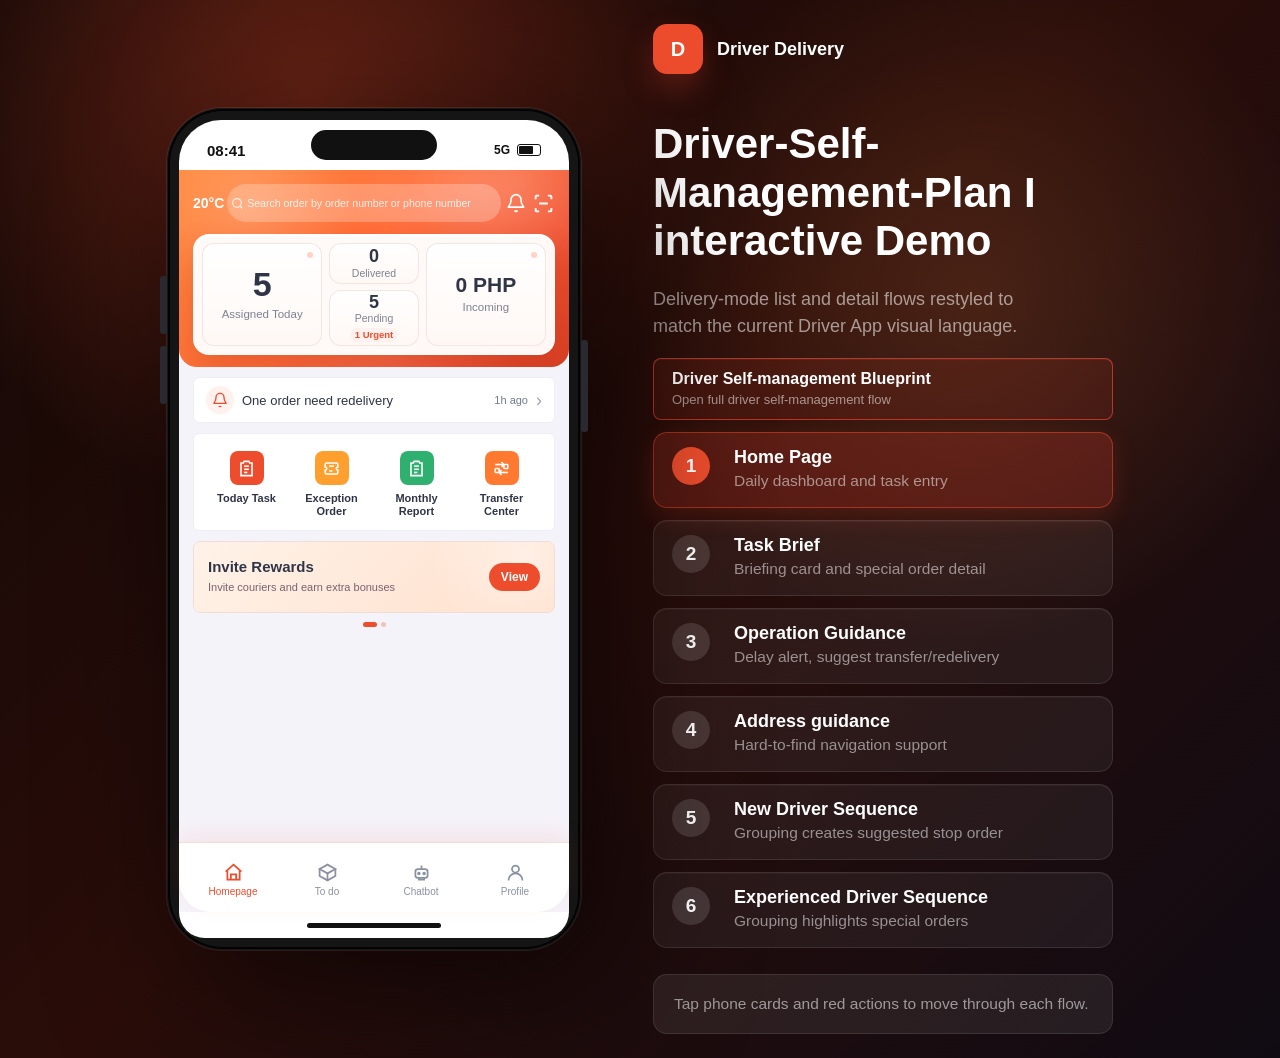
<file: index.html>
<!DOCTYPE html>
<html lang="en">
<head>
  <meta charset="UTF-8" />
  <meta name="viewport" content="width=device-width, initial-scale=1.0" />
  <title>Driver-Self-Management-Plan I interactive Demo</title>
  <link rel="stylesheet" href="styles.css?v=20260525-transfer-no-scan-fab" />
</head>
<body>
  <div class="demo-stage">
    <div class="phone-device">
      <div class="phone-btn btn-vol-up"></div>
      <div class="phone-btn btn-vol-down"></div>
      <div class="phone-btn btn-power"></div>
      <div class="phone-screen-wrapper">
        <div class="status-bar">
          <span class="status-time">08:41</span>
          <div class="status-pill"></div>
          <div class="status-icons">
            <span>5G</span>
            <div class="battery"><span></span></div>
          </div>
        </div>
        <main class="app-container" id="app"></main>
        <nav class="driver-bottom-nav" id="bottom-nav" aria-label="Main navigation"></nav>
        <div class="modal-root" id="modal-root"></div>
        <div class="home-indicator-bar"><div class="home-indicator"></div></div>
      </div>
    </div>

    <aside class="demo-panel">
      <div class="demo-logo">
        <span class="logo-mark">D</span>
        <span>Driver Delivery</span>
      </div>
      <h1>Driver-Self-Management-Plan I<br />interactive Demo</h1>
      <p>Delivery-mode list and detail flows restyled to match the current Driver App visual language.</p>
      <button class="blueprint-entry" id="blueprint-trigger" type="button">
        <strong>Driver Self-management Blueprint</strong>
        <small>Open full driver self-management flow</small>
      </button>
      <nav class="scenario-nav" id="scenario-nav">
        <button class="scenario-item active" data-screen="home">
          <span>1</span>
          <strong>Home Page</strong>
          <small>Daily dashboard and task entry</small>
        </button>
        <button class="scenario-item" data-screen="todo">
          <span>2</span>
          <strong>Task Brief</strong>
          <small>Briefing card and special order detail</small>
        </button>
        <button class="scenario-item" data-screen="delay">
          <span>3</span>
          <strong>Operation Guidance</strong>
          <small>Delay alert, suggest transfer/redelivery</small>
        </button>
        <button class="scenario-item" data-screen="guidance">
          <span>4</span>
          <strong>Address guidance</strong>
          <small>Hard-to-find navigation support</small>
        </button>
        <button class="scenario-item" data-screen="sequence-new">
          <span>5</span>
          <strong>New Driver Sequence</strong>
          <small>Grouping creates suggested stop order</small>
        </button>
        <button class="scenario-item" data-screen="sequence-experienced">
          <span>6</span>
          <strong>Experienced Driver Sequence</strong>
          <small>Grouping highlights special orders</small>
        </button>
      </nav>
      <div class="demo-tip">Tap phone cards and red actions to move through each flow.</div>
    </aside>
  </div>
  <div class="blueprint-modal" id="blueprint-modal" aria-hidden="true">
    <button class="blueprint-backdrop" id="blueprint-backdrop" type="button" aria-label="Close blueprint"></button>
    <section class="blueprint-dialog" role="dialog" aria-modal="true" aria-label="Driver Self-management Blueprint">
      <div class="blueprint-dialog-head">
        <strong>Driver Self-management Blueprint</strong>
        <button id="blueprint-close" type="button" aria-label="Close blueprint">×</button>
      </div>
      <div class="blueprint-image-wrap">
        <img src="assets/driver-app-flow.png" alt="Driver Self-management Blueprint" />
      </div>
    </section>
  </div>
  <script src="app.js?v=20260525-transfer-no-scan-fab"></script>
  <script>
    (() => {
      const modal = document.getElementById("blueprint-modal");
      const trigger = document.getElementById("blueprint-trigger");
      const closeButtons = [document.getElementById("blueprint-close"), document.getElementById("blueprint-backdrop")];
      const openBlueprint = () => {
        modal.classList.add("is-open");
        modal.setAttribute("aria-hidden", "false");
      };
      const closeBlueprint = () => {
        modal.classList.remove("is-open");
        modal.setAttribute("aria-hidden", "true");
      };
      trigger.addEventListener("click", openBlueprint);
      closeButtons.forEach(button => button.addEventListener("click", closeBlueprint));
      document.addEventListener("keydown", event => {
        if (event.key === "Escape") closeBlueprint();
      });
    })();
  </script>
</body>
</html>
</file>
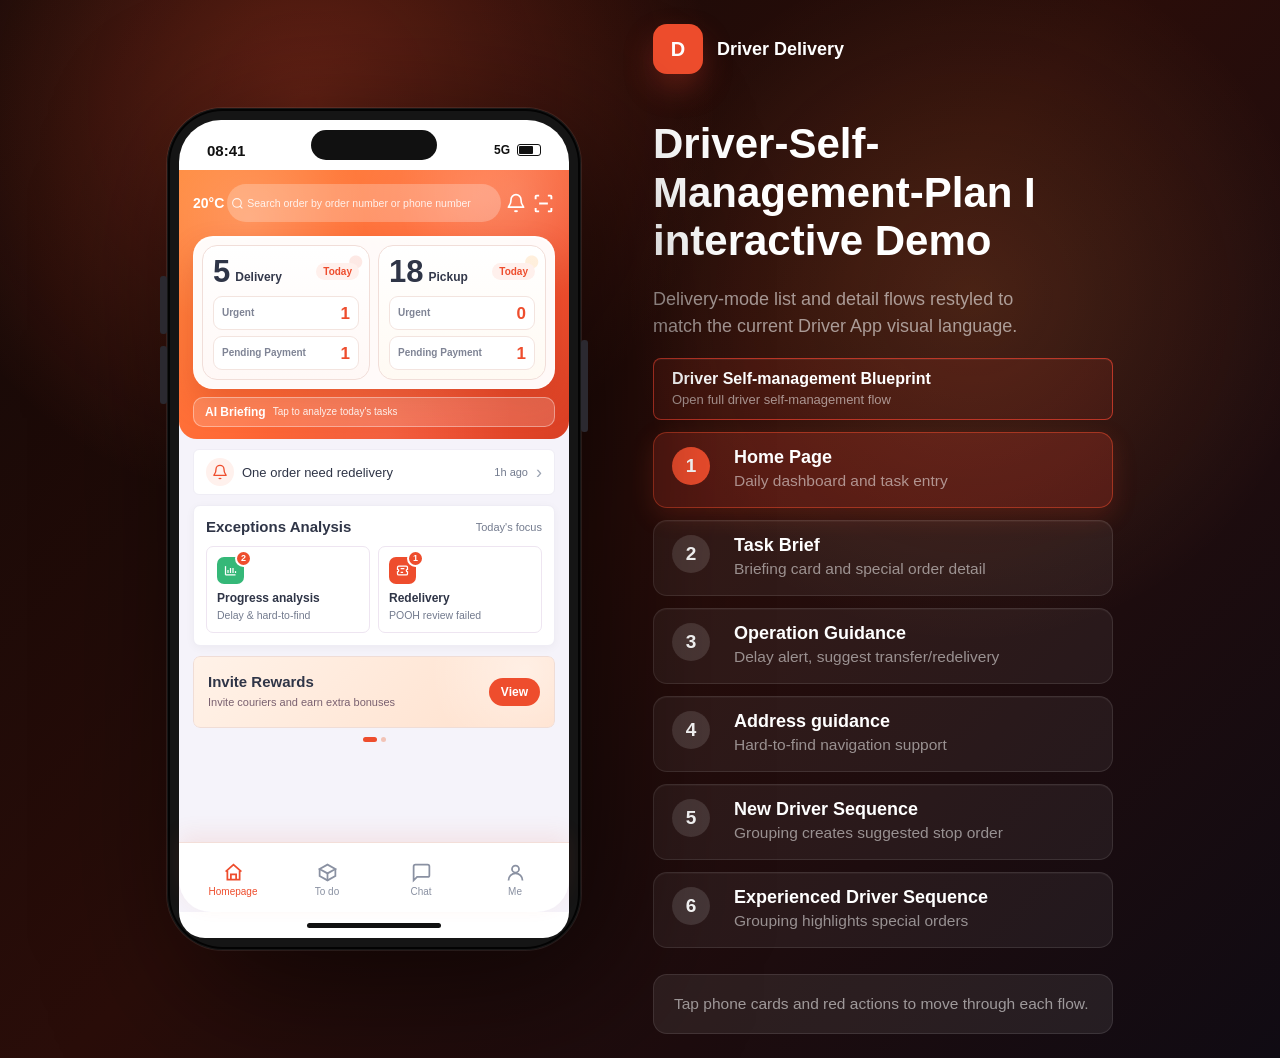
<file: demo0527/index.html>
<!DOCTYPE html>
<html lang="en">
<head>
  <meta charset="UTF-8" />
  <meta name="viewport" content="width=device-width, initial-scale=1.0" />
  <title>demo0527</title>
  <link rel="stylesheet" href="styles.css?v=20260527-mode-switcher" />
</head>
<body>
  <div class="demo-stage">
    <div class="phone-device">
      <div class="phone-btn btn-vol-up"></div>
      <div class="phone-btn btn-vol-down"></div>
      <div class="phone-btn btn-power"></div>
      <div class="phone-screen-wrapper">
        <div class="status-bar">
          <span class="status-time">08:41</span>
          <div class="status-pill"></div>
          <div class="status-icons">
            <span>5G</span>
            <div class="battery"><span></span></div>
          </div>
        </div>
        <main class="app-container" id="app"></main>
        <nav class="driver-bottom-nav" id="bottom-nav" aria-label="Main navigation"></nav>
        <div class="modal-root" id="modal-root"></div>
        <div class="home-indicator-bar"><div class="home-indicator"></div></div>
      </div>
    </div>

    <aside class="demo-panel">
      <div class="demo-logo">
        <span class="logo-mark">D</span>
        <span>Driver Delivery</span>
      </div>
      <h1>Driver-Self-Management-Plan I<br />interactive Demo</h1>
      <p>Delivery-mode list and detail flows restyled to match the current Driver App visual language.</p>
      <button class="blueprint-entry" id="blueprint-trigger" type="button">
        <strong>Driver Self-management Blueprint</strong>
        <small>Open full driver self-management flow</small>
      </button>
      <nav class="scenario-nav" id="scenario-nav">
        <button class="scenario-item active" data-screen="home">
          <span>1</span>
          <strong>Home Page</strong>
          <small>Daily dashboard and task entry</small>
        </button>
        <button class="scenario-item" data-screen="todo">
          <span>2</span>
          <strong>Task Brief</strong>
          <small>Briefing card and special order detail</small>
        </button>
        <button class="scenario-item" data-screen="delay">
          <span>3</span>
          <strong>Operation Guidance</strong>
          <small>Delay alert, suggest transfer/redelivery</small>
        </button>
        <button class="scenario-item" data-screen="guidance">
          <span>4</span>
          <strong>Address guidance</strong>
          <small>Hard-to-find navigation support</small>
        </button>
        <button class="scenario-item" data-screen="sequence-new">
          <span>5</span>
          <strong>New Driver Sequence</strong>
          <small>Grouping creates suggested stop order</small>
        </button>
        <button class="scenario-item" data-screen="sequence-experienced">
          <span>6</span>
          <strong>Experienced Driver Sequence</strong>
          <small>Grouping highlights special orders</small>
        </button>
      </nav>
      <div class="demo-tip">Tap phone cards and red actions to move through each flow.</div>
    </aside>
  </div>
  <div class="blueprint-modal" id="blueprint-modal" aria-hidden="true">
    <button class="blueprint-backdrop" id="blueprint-backdrop" type="button" aria-label="Close blueprint"></button>
    <section class="blueprint-dialog" role="dialog" aria-modal="true" aria-label="Driver Self-management Blueprint">
      <div class="blueprint-dialog-head">
        <strong>Driver Self-management Blueprint</strong>
        <button id="blueprint-close" type="button" aria-label="Close blueprint">×</button>
      </div>
      <div class="blueprint-image-wrap">
        <img src="assets/driver-app-flow.png" alt="Driver Self-management Blueprint" />
      </div>
    </section>
  </div>
  <script src="app.js?v=20260527-mode-switcher"></script>
  <script>
    (() => {
      const modal = document.getElementById("blueprint-modal");
      const trigger = document.getElementById("blueprint-trigger");
      const closeButtons = [document.getElementById("blueprint-close"), document.getElementById("blueprint-backdrop")];
      const openBlueprint = () => {
        modal.classList.add("is-open");
        modal.setAttribute("aria-hidden", "false");
      };
      const closeBlueprint = () => {
        modal.classList.remove("is-open");
        modal.setAttribute("aria-hidden", "true");
      };
      trigger.addEventListener("click", openBlueprint);
      closeButtons.forEach(button => button.addEventListener("click", closeBlueprint));
      document.addEventListener("keydown", event => {
        if (event.key === "Escape") closeBlueprint();
      });
    })();
  </script>
</body>
</html>
</file>
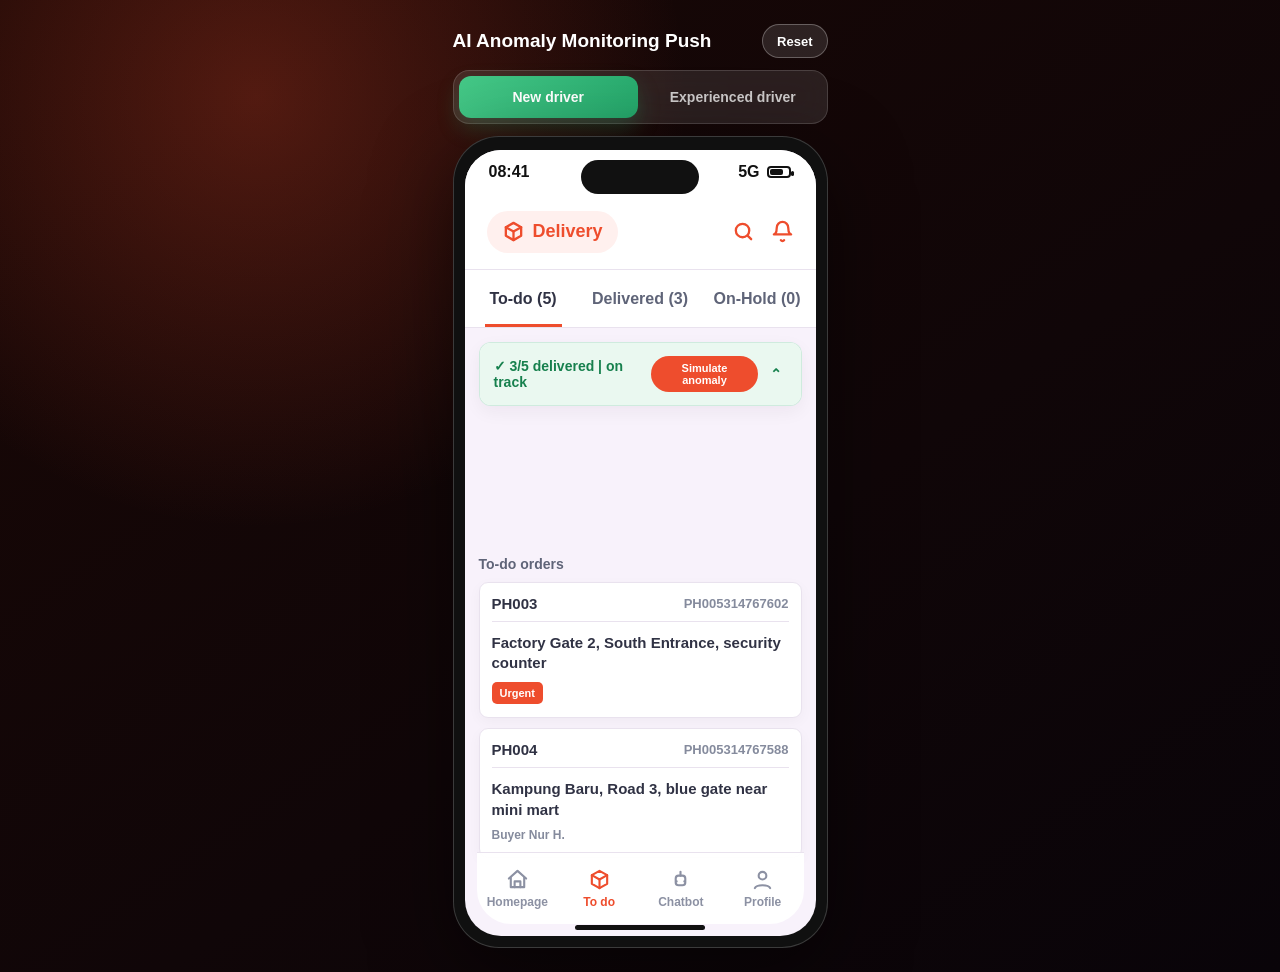
<file: demo0527/ai-anomaly-monitoring.html>
<!DOCTYPE html>
<html lang="en">
<head>
  <meta charset="UTF-8" />
  <meta name="viewport" content="width=device-width, initial-scale=1.0" />
  <title>AI Anomaly Monitoring Push</title>
  <style>
    :root {
      --orange: #ee4d2d;
      --orange-dark: #d83f24;
      --green: #24a66a;
      --green-soft: #eaf8f0;
      --amber: #d9921e;
      --amber-soft: #fff5df;
      --red: #e6483f;
      --red-soft: #fff0ee;
      --ink: #303244;
      --muted: #858b9d;
      --line: #e9e2ee;
      --page: #f8f2fb;
      --card: #fff;
      --font: -apple-system, BlinkMacSystemFont, "Segoe UI", Roboto, Helvetica, Arial, sans-serif;
    }

    * {
      box-sizing: border-box;
      margin: 0;
      padding: 0;
    }

    body {
      min-height: 100vh;
      display: grid;
      place-items: center;
      padding: 24px;
      background:
        radial-gradient(circle at 20% 10%, rgba(238,77,45,.28), transparent 32%),
        linear-gradient(145deg, #190705 0%, #100608 58%, #090409 100%);
      color: var(--ink);
      font-family: var(--font);
      -webkit-font-smoothing: antialiased;
    }

    button {
      border: 0;
      font: inherit;
      cursor: pointer;
    }

    .demo {
      width: 375px;
    }

    .demo-head {
      margin-bottom: 12px;
      color: #fff;
    }

    .title-row {
      display: flex;
      align-items: center;
      justify-content: space-between;
      gap: 12px;
      margin-bottom: 12px;
    }

    .title-row h1 {
      font-size: 19px;
      line-height: 1.18;
      font-weight: 900;
      letter-spacing: 0;
    }

    .reset {
      height: 34px;
      padding: 0 14px;
      border: 1px solid rgba(255,255,255,.28);
      border-radius: 999px;
      color: #fff;
      background: rgba(255,255,255,.11);
      font-size: 13px;
      font-weight: 800;
    }

    .profile-tabs {
      display: grid;
      grid-template-columns: 1fr 1fr;
      gap: 6px;
      padding: 5px;
      border: 1px solid rgba(255,255,255,.15);
      border-radius: 16px;
      background: rgba(255,255,255,.1);
      backdrop-filter: blur(16px);
    }

    .profile-tab {
      height: 42px;
      border-radius: 12px;
      background: transparent;
      color: rgba(255,255,255,.76);
      font-size: 14px;
      font-weight: 900;
    }

    .profile-tab.active.new {
      color: #fff;
      background: linear-gradient(135deg, #45c887, var(--green));
      box-shadow: 0 10px 22px rgba(36,166,106,.28);
    }

    .profile-tab.active.experienced {
      color: #fff;
      background: linear-gradient(135deg, #f8b64e, var(--amber));
      box-shadow: 0 10px 22px rgba(217,146,30,.28);
    }

    .phone {
      position: relative;
      width: 375px;
      height: 812px;
      padding: 14px 12px 12px;
      border-radius: 46px;
      background: #101010;
      box-shadow: inset 0 0 0 1px rgba(255,255,255,.18), 0 24px 78px rgba(0,0,0,.5);
    }

    .screen {
      position: relative;
      width: 100%;
      height: 100%;
      overflow: hidden;
      border-radius: 36px;
      background: var(--page);
    }

    .notch {
      position: absolute;
      top: 10px;
      left: 50%;
      width: 118px;
      height: 34px;
      transform: translateX(-50%);
      border-radius: 999px;
      background: #111;
      z-index: 3;
    }

    .status-bar {
      height: 44px;
      display: flex;
      align-items: center;
      justify-content: space-between;
      padding: 0 24px;
      color: #111;
      background: #fff;
      font-size: 16px;
      font-weight: 900;
    }

    .battery {
      position: relative;
      width: 24px;
      height: 12px;
      border: 2px solid currentColor;
      border-radius: 4px;
    }

    .battery::after {
      content: "";
      position: absolute;
      right: -5px;
      top: 3px;
      width: 3px;
      height: 5px;
      border-radius: 2px;
      background: currentColor;
    }

    .battery span {
      display: block;
      width: 13px;
      height: 6px;
      margin: 1px;
      border-radius: 2px;
      background: currentColor;
    }

    .app-head {
      display: flex;
      align-items: center;
      justify-content: space-between;
      height: 76px;
      padding: 0 22px;
      background: #fff;
      border-bottom: 1px solid var(--line);
    }

    .mode-pill {
      display: inline-flex;
      align-items: center;
      gap: 8px;
      height: 42px;
      padding: 0 15px;
      border-radius: 999px;
      background: #fff0ee;
      color: var(--orange);
      font-size: 18px;
      font-weight: 900;
    }

    .head-icons {
      display: flex;
      gap: 16px;
      color: var(--orange);
    }

    .head-icons svg,
    .mode-pill svg {
      width: 23px;
      height: 23px;
      fill: none;
      stroke: currentColor;
      stroke-width: 2.4;
      stroke-linecap: round;
      stroke-linejoin: round;
    }

    .tabs-row {
      display: grid;
      grid-template-columns: repeat(3, 1fr);
      height: 58px;
      background: #fff;
      border-bottom: 1px solid var(--line);
    }

    .task-tab {
      display: grid;
      place-items: center;
      color: #5f6478;
      font-size: 16px;
      font-weight: 800;
      position: relative;
    }

    .task-tab.active {
      color: var(--ink);
    }

    .task-tab.active::after {
      content: "";
      position: absolute;
      bottom: 0;
      left: 20px;
      right: 20px;
      height: 3px;
      background: var(--orange);
    }

    .content {
      height: calc(100% - 44px - 76px - 58px);
      overflow-y: auto;
      padding: 14px 14px 88px;
    }

    .monitor {
      margin-bottom: 12px;
      border-radius: 12px;
      overflow: hidden;
      border: 1px solid rgba(36,166,106,.22);
      background: #fff;
      box-shadow: 0 6px 18px rgba(30,20,40,.05);
      transition: border-color 250ms ease, box-shadow 250ms ease;
    }

    .monitor.alert {
      border-color: rgba(230,72,63,.32);
      box-shadow: 0 12px 30px rgba(230,72,63,.1);
    }

    .monitor-summary {
      display: flex;
      align-items: center;
      justify-content: space-between;
      min-height: 52px;
      padding: 13px 14px;
      color: #16804d;
      background: var(--green-soft);
      font-size: 14px;
      font-weight: 900;
      transition: color 250ms ease, background 250ms ease;
    }

    .monitor.alert .monitor-summary {
      color: var(--red);
      background: var(--red-soft);
    }

    .simulate {
      margin-left: auto;
      margin-right: 8px;
      padding: 6px 9px;
      border-radius: 999px;
      color: #fff;
      background: var(--orange);
      font-size: 11px;
      font-weight: 900;
    }

    .arrow {
      width: 22px;
      height: 22px;
      display: grid;
      place-items: center;
      color: currentColor;
      transition: transform 250ms ease;
    }

    .monitor.alert .arrow {
      transform: rotate(180deg);
    }

    .monitor-detail {
      max-height: 0;
      overflow: hidden;
      padding: 0 14px;
      background: #fff;
      transition: max-height 250ms ease, padding 250ms ease;
    }

    .monitor.alert .monitor-detail {
      max-height: 210px;
      padding: 14px;
    }

    .progress-head {
      display: flex;
      align-items: center;
      justify-content: space-between;
      margin-bottom: 8px;
      color: var(--ink);
      font-size: 12px;
      font-weight: 900;
    }

    .progress-track {
      height: 7px;
      border-radius: 999px;
      background: #f2e9f3;
      overflow: hidden;
      margin-bottom: 12px;
    }

    .progress-fill {
      height: 100%;
      width: 60%;
      border-radius: inherit;
      background: linear-gradient(90deg, #ff8a54, var(--red));
    }

    .stat-grid {
      display: grid;
      grid-template-columns: repeat(3, 1fr);
      border: 1px solid var(--line);
      border-radius: 9px;
      overflow: hidden;
    }

    .stat {
      min-height: 54px;
      padding: 10px 9px;
      background: #fff;
      border-right: 1px solid var(--line);
    }

    .stat:last-child {
      border-right: 0;
    }

    .stat strong {
      display: block;
      color: var(--ink);
      font-size: 18px;
      line-height: 1;
      font-weight: 900;
    }

    .stat span {
      display: block;
      margin-top: 6px;
      color: var(--muted);
      font-size: 11px;
      font-weight: 700;
    }

    .stat.urgent strong {
      color: var(--red);
    }

    .alert-card {
      margin-bottom: 14px;
      padding: 13px 13px 14px;
      border-left: 3px solid var(--red);
      border-radius: 8px;
      background: #fff;
      box-shadow: 0 12px 30px rgba(36, 25, 45, .08);
      opacity: 0;
      transform: translateY(-10px);
      pointer-events: none;
      transition: opacity 250ms ease, transform 250ms ease, border-color 250ms ease;
    }

    .alert-card.show {
      opacity: 1;
      transform: translateY(0);
      pointer-events: auto;
    }

    .alert-card.handled {
      border-left-color: var(--green);
    }

    .handled-row {
      display: none;
      align-items: center;
      gap: 8px;
      margin-bottom: 9px;
      color: var(--green);
      font-size: 13px;
      font-weight: 900;
    }

    .alert-card.handled .handled-row {
      display: flex;
    }

    .alert-title {
      color: var(--ink);
      font-size: 15px;
      line-height: 1.35;
      font-weight: 900;
    }

    .alert-sub {
      margin-top: 5px;
      color: var(--muted);
      font-size: 12px;
      line-height: 1.4;
      font-weight: 700;
    }

    .alert-actions {
      margin-top: 12px;
    }

    .primary-action {
      width: 100%;
      height: 44px;
      border-radius: 8px;
      color: #fff;
      background: var(--orange);
      font-size: 14px;
      font-weight: 900;
    }

    .button-grid {
      display: grid;
      grid-template-columns: repeat(3, 1fr);
      gap: 8px;
    }

    .action-cell {
      position: relative;
      min-height: 46px;
      border-radius: 8px;
      border: 1px solid #dcd8e4;
      background: #fff;
      color: #555b70;
      font-size: 12px;
      line-height: 1.1;
      font-weight: 900;
    }

    .action-cell.recommended {
      border-color: var(--green);
      background: var(--green);
      color: #fff;
    }

    .ai-badge {
      position: absolute;
      top: -9px;
      left: 7px;
      padding: 2px 6px;
      border-radius: 999px;
      color: var(--green);
      background: #dff7ea;
      font-size: 9px;
      font-weight: 900;
      white-space: nowrap;
    }

    .selected {
      box-shadow: 0 0 0 3px rgba(36,166,106,.16);
      transform: translateY(-1px);
    }

    .section-title {
      margin: 8px 0 10px;
      color: #5f6478;
      font-size: 14px;
      font-weight: 800;
    }

    .task-card {
      position: relative;
      margin-bottom: 10px;
      padding: 12px 12px 13px;
      border-radius: 9px;
      border: 1px solid var(--line);
      background: #fff;
      box-shadow: 0 4px 14px rgba(30,20,40,.035);
      transition: border-color 250ms ease, box-shadow 250ms ease;
    }

    .task-card.highlight {
      border-left: 4px solid var(--red);
      box-shadow: 0 10px 24px rgba(230,72,63,.08);
    }

    .task-top {
      display: flex;
      align-items: center;
      justify-content: space-between;
      gap: 8px;
      padding-bottom: 9px;
      border-bottom: 1px solid var(--line);
      color: var(--muted);
      font-size: 13px;
      font-weight: 800;
    }

    .task-top strong {
      color: var(--ink);
      font-size: 15px;
      font-weight: 900;
    }

    .badge {
      display: inline-flex;
      align-items: center;
      height: 22px;
      padding: 0 8px;
      border-radius: 5px;
      color: #fff;
      background: var(--orange);
      font-size: 11px;
      font-weight: 900;
    }

    .address {
      margin-top: 11px;
      color: var(--ink);
      font-size: 15px;
      line-height: 1.38;
      font-weight: 900;
    }

    .meta {
      margin-top: 7px;
      color: var(--muted);
      font-size: 12px;
      line-height: 1.4;
      font-weight: 700;
    }

    .risk-meta {
      color: var(--red);
      font-weight: 900;
    }

    .inline-actions {
      display: none;
      grid-template-columns: 1.1fr 1fr 1fr;
      gap: 7px;
      margin-top: 11px;
    }

    .experienced-view .task-card.highlight .inline-actions {
      display: grid;
    }

    .mini-action {
      min-height: 34px;
      border-radius: 8px;
      border: 1px solid #ddd8e3;
      background: #fff;
      color: #596073;
      font-size: 11px;
      font-weight: 900;
    }

    .mini-action.green {
      border-color: var(--green);
      background: var(--green);
      color: #fff;
    }

    .bottom-nav {
      position: absolute;
      left: 12px;
      right: 12px;
      bottom: 12px;
      height: 72px;
      display: grid;
      grid-template-columns: repeat(4, 1fr);
      align-items: center;
      border-top: 1px solid var(--line);
      border-radius: 0 0 34px 34px;
      background: rgba(255,255,255,.96);
      color: #8c91a3;
      font-size: 12px;
      font-weight: 700;
    }

    .nav-item {
      display: grid;
      place-items: center;
      gap: 4px;
    }

    .nav-item.active {
      color: var(--orange);
    }

    .nav-item svg {
      width: 23px;
      height: 23px;
      fill: none;
      stroke: currentColor;
      stroke-width: 2.2;
      stroke-linecap: round;
      stroke-linejoin: round;
    }

    .home-indicator {
      position: absolute;
      bottom: 6px;
      left: 50%;
      width: 130px;
      height: 5px;
      transform: translateX(-50%);
      border-radius: 999px;
      background: #111;
      z-index: 5;
    }
  </style>
</head>
<body>
  <section class="demo" aria-label="AI anomaly monitoring push prototype">
    <header class="demo-head">
      <div class="title-row">
        <h1>AI Anomaly Monitoring Push</h1>
        <button class="reset" id="resetBtn">Reset</button>
      </div>
      <nav class="profile-tabs" aria-label="Driver profile">
        <button class="profile-tab active new" data-profile="new">New driver</button>
        <button class="profile-tab" data-profile="experienced">Experienced driver</button>
      </nav>
    </header>

    <div class="phone">
      <div class="screen">
        <div class="notch"></div>
        <div class="status-bar">
          <span>08:41</span>
          <span></span>
          <span style="display:flex;align-items:center;gap:8px;">5G <span class="battery"><span></span></span></span>
        </div>
        <div class="app-head">
          <div class="mode-pill">
            <svg viewBox="0 0 24 24"><path d="m12 3 8 4.5v9L12 21l-8-4.5v-9L12 3Z"/><path d="m4 7.5 8 4.5 8-4.5"/><path d="M12 12v9"/></svg>
            Delivery
          </div>
          <div class="head-icons">
            <svg viewBox="0 0 24 24"><circle cx="11" cy="11" r="7"/><path d="m20 20-3.5-3.5"/></svg>
            <svg viewBox="0 0 24 24"><path d="M18 8a6 6 0 0 0-12 0c0 7-3 7-3 7h18s-3 0-3-7"/><path d="M13.7 21a2 2 0 0 1-3.4 0"/></svg>
          </div>
        </div>
        <div class="tabs-row">
          <div class="task-tab active">To-do (5)</div>
          <div class="task-tab">Delivered (3)</div>
          <div class="task-tab">On-Hold (0)</div>
        </div>
        <main class="content" id="app"></main>
        <nav class="bottom-nav">
          <div class="nav-item"><svg viewBox="0 0 24 24"><path d="m3 11 9-8 9 8"/><path d="M5 10v10h14V10"/><path d="M9 20v-6h6v6"/></svg><span>Homepage</span></div>
          <div class="nav-item active"><svg viewBox="0 0 24 24"><path d="m12 3 8 4.5v9L12 21l-8-4.5v-9L12 3Z"/><path d="m4 7.5 8 4.5 8-4.5"/><path d="M12 12v9"/></svg><span>To do</span></div>
          <div class="nav-item"><svg viewBox="0 0 24 24"><rect x="7" y="8" width="10" height="10" rx="3"/><path d="M12 4v4"/><path d="M8 14h.01M16 14h.01"/></svg><span>Chatbot</span></div>
          <div class="nav-item"><svg viewBox="0 0 24 24"><circle cx="12" cy="8" r="4"/><path d="M4 21c1.7-4 14.3-4 16 0"/></svg><span>Profile</span></div>
        </nav>
        <div class="home-indicator"></div>
      </div>
    </div>
  </section>

  <script>
    const app = document.getElementById("app");
    const resetBtn = document.getElementById("resetBtn");
    const profileTabs = [...document.querySelectorAll(".profile-tab")];

    const tasks = [
      {
        id: "PH001",
        orderId: "PH005314767368",
        address: "Jl. Letnan Jenderal S. Parman, Gradogol, 114370 Jakarta Cakung Satu",
        buyer: "Nick Chan",
        urgent: false,
        delivered: true
      },
      {
        id: "PH002",
        orderId: "PH005314767421",
        address: "No. 18 Jalan Setia, shop lot behind loading bay",
        buyer: "Nick Chan",
        urgent: true,
        delivered: true
      },
      {
        id: "PH003",
        orderId: "PH005314767602",
        address: "Factory Gate 2, South Entrance, security counter",
        buyer: "Lim W.",
        urgent: true,
        delivered: false,
        risk: "56% historical rejection rate",
        attempt: "3rd attempt",
        sequence: "current position #3"
      },
      {
        id: "PH004",
        orderId: "PH005314767588",
        address: "Kampung Baru, Road 3, blue gate near mini mart",
        buyer: "Nur H.",
        urgent: false,
        delivered: false
      },
      {
        id: "PH005",
        orderId: "PH005314767699",
        address: "Jl. Melati Raya No. 22, Tower B lobby, Jakarta Timur",
        buyer: "Rina A.",
        urgent: false,
        delivered: true
      }
    ];

    const state = {
      profile: "new",
      anomaly: false,
      handled: false,
      selectedAction: ""
    };

    function setProfile(profile) {
      state.profile = profile;
      state.anomaly = false;
      state.handled = false;
      state.selectedAction = "";
      profileTabs.forEach(tab => {
        tab.classList.toggle("active", tab.dataset.profile === profile);
        tab.classList.toggle("new", tab.dataset.profile === "new");
        tab.classList.toggle("experienced", tab.dataset.profile === "experienced");
      });
      render();
    }

    function reset() {
      setProfile(state.profile);
    }

    function triggerAnomaly() {
      state.anomaly = true;
      state.handled = false;
      state.selectedAction = "";
      render();
    }

    function handleAction(action) {
      state.selectedAction = action;
      state.handled = true;
      render();
      setTimeout(() => {
        state.anomaly = false;
        render();
      }, 520);
    }

    function monitorBanner() {
      const alert = state.anomaly && !state.handled;
      return `
        <section class="monitor ${alert ? "alert" : ""}">
          <div class="monitor-summary">
            <span>${alert ? "! Risk detected | route progress is off track" : "✓ 3/5 delivered | on track"}</span>
            ${!alert ? `<button class="simulate" data-action="simulate">Simulate anomaly</button>` : ""}
            <span class="arrow">⌃</span>
          </div>
          <div class="monitor-detail">
            <div class="progress-head">
              <span>Delivery progress</span>
              <span>3/5 delivered</span>
            </div>
            <div class="progress-track"><div class="progress-fill"></div></div>
            <div class="stat-grid">
              <div class="stat"><strong>3</strong><span>Delivered</span></div>
              <div class="stat"><strong>2</strong><span>Pending</span></div>
              <div class="stat urgent"><strong>1</strong><span>Urgent</span></div>
            </div>
          </div>
        </section>`;
    }

    function alertCard() {
      const show = state.anomaly || state.handled;
      const handledClass = state.handled ? "handled" : "";
      if (state.profile === "new") {
        return `
          <section class="alert-card ${show ? "show" : ""} ${handledClass}">
            <div class="handled-row">✓ Handled | route monitoring restored</div>
            <div class="alert-title">PH003 must be completed before 14:00. Start now.</div>
            <div class="alert-actions">
              <button class="primary-action ${state.selectedAction === "navigate" ? "selected" : ""}" data-action="resolve" data-choice="navigate">Navigate now</button>
            </div>
          </section>`;
      }

      return `
        <section class="alert-card ${show ? "show" : ""} ${handledClass}">
          <div class="handled-row">✓ Handled | driver action recorded</div>
          <div class="alert-title">PH003 is at risk: buyer has a 56% historical rejection rate, and this stop is currently #3.</div>
          <div class="alert-sub">AI recommends calling ahead to reduce ineffective delivery attempts.</div>
          <div class="alert-actions">
            <div class="button-grid">
              <button class="action-cell recommended ${state.selectedAction === "call" ? "selected" : ""}" data-action="resolve" data-choice="call">
                <span class="ai-badge">AI recommended</span>
                Call buyer
              </button>
              <button class="action-cell ${state.selectedAction === "transfer" ? "selected" : ""}" data-action="resolve" data-choice="transfer">Move to transfer</button>
              <button class="action-cell ${state.selectedAction === "exception" ? "selected" : ""}" data-action="resolve" data-choice="exception">Mark exception</button>
            </div>
          </div>
        </section>`;
    }

    function taskCard(task) {
      const isRiskTask = task.id === "PH003" && state.anomaly;
      const profileClass = state.profile === "experienced" ? "experienced-view" : "";
      const extra = state.profile === "experienced" && task.id === "PH003"
        ? `<div class="meta risk-meta">${task.risk} | ${task.attempt}</div>`
        : "";
      const normalMeta = state.profile === "new" && task.id === "PH003"
        ? ""
        : `<div class="meta">Buyer ${task.buyer}</div>`;
      return `
        <article class="task-card ${isRiskTask ? "highlight" : ""}">
          <div class="task-top">
            <strong>${task.id}</strong>
            <span>${task.orderId}</span>
          </div>
          <div class="address">${task.address}</div>
          ${normalMeta}
          ${task.urgent ? `<div style="margin-top:8px;"><span class="badge">Urgent</span></div>` : ""}
          ${extra}
          <div class="inline-actions">
            <button class="mini-action green" data-action="resolve" data-choice="call-inline">Call buyer</button>
            <button class="mini-action" data-action="resolve" data-choice="transfer-inline">Transfer</button>
            <button class="mini-action" data-action="resolve" data-choice="exception-inline">Exception</button>
          </div>
        </article>`;
    }

    function render() {
      const profileClass = state.profile === "experienced" ? "experienced-view" : "new-view";
      app.className = `content ${profileClass}`;
      app.innerHTML = `
        ${monitorBanner()}
        ${alertCard()}
        <div class="section-title">To-do orders</div>
        ${tasks.filter(task => !task.delivered).map(taskCard).join("")}
      `;
    }

    document.addEventListener("click", event => {
      const profileTab = event.target.closest("[data-profile]");
      if (profileTab) {
        setProfile(profileTab.dataset.profile);
        return;
      }

      const actionEl = event.target.closest("[data-action]");
      if (!actionEl) return;
      const action = actionEl.dataset.action;

      if (action === "simulate") triggerAnomaly();
      if (action === "resolve") handleAction(actionEl.dataset.choice);
    });

    resetBtn.addEventListener("click", reset);
    render();
  </script>
</body>
</html>
</file>
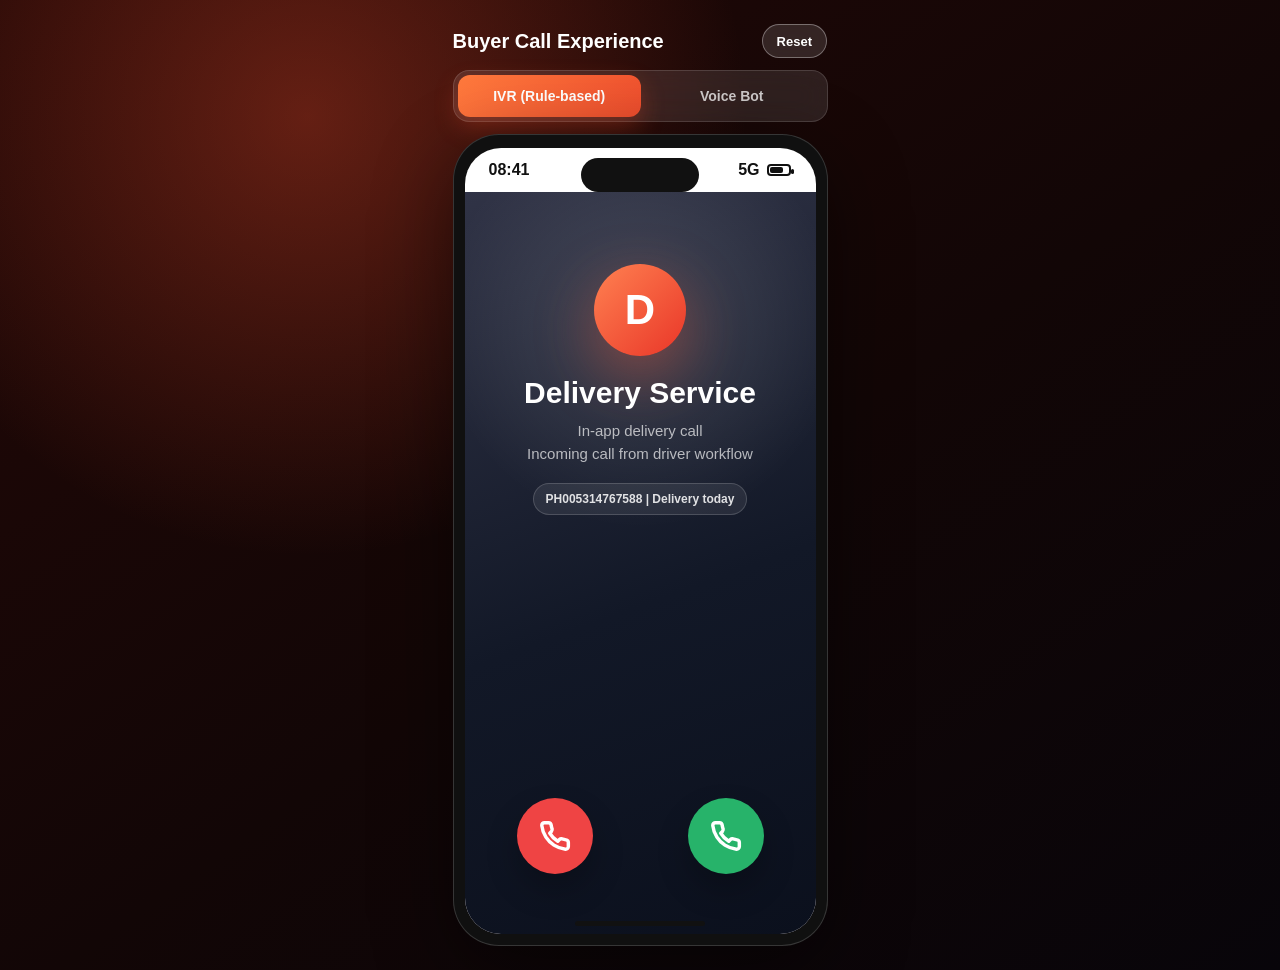
<file: demo0527/buyer-call-comparison.html>
<!DOCTYPE html>
<html lang="en">
<head>
  <meta charset="UTF-8" />
  <meta name="viewport" content="width=device-width, initial-scale=1.0" />
  <title>Buyer Call Experience Comparison</title>
  <style>
    :root {
      --primary: #ee4d2d;
      --primary-dark: #d83f24;
      --ink: #2f3145;
      --muted: #8c91a3;
      --line: #e9e3ee;
      --page: #150706;
      --soft: #fff4f0;
      --success: #27b36a;
      --danger: #ef4444;
      --blue: #2878f0;
      --font: -apple-system, BlinkMacSystemFont, "Segoe UI", Roboto, Helvetica, Arial, sans-serif;
    }

    * {
      box-sizing: border-box;
      margin: 0;
      padding: 0;
    }

    body {
      min-height: 100vh;
      display: grid;
      place-items: center;
      padding: 24px;
      background:
        radial-gradient(circle at 24% 12%, rgba(238, 77, 45, .34), transparent 34%),
        linear-gradient(145deg, #230806 0%, #120606 54%, #08050a 100%);
      color: var(--ink);
      font-family: var(--font);
      -webkit-font-smoothing: antialiased;
    }

    button {
      border: 0;
      font: inherit;
      cursor: pointer;
    }

    .demo-shell {
      width: 375px;
    }

    .prototype-head {
      margin-bottom: 12px;
      color: #fff;
    }

    .prototype-title {
      display: flex;
      align-items: center;
      justify-content: space-between;
      gap: 12px;
      margin-bottom: 12px;
    }

    .prototype-title h1 {
      font-size: 20px;
      line-height: 1.15;
      letter-spacing: 0;
    }

    .reset-btn {
      height: 34px;
      padding: 0 14px;
      border: 1px solid rgba(255,255,255,.34);
      border-radius: 999px;
      color: #fff;
      background: rgba(255,255,255,.12);
      backdrop-filter: blur(12px);
      font-size: 13px;
      font-weight: 700;
    }

    .mode-tabs {
      display: grid;
      grid-template-columns: 1fr 1fr;
      padding: 4px;
      border: 1px solid rgba(255,255,255,.14);
      border-radius: 16px;
      background: rgba(255,255,255,.1);
      backdrop-filter: blur(14px);
    }

    .mode-tab {
      height: 42px;
      border-radius: 12px;
      color: rgba(255,255,255,.76);
      background: transparent;
      font-size: 14px;
      font-weight: 800;
    }

    .mode-tab.active {
      color: #fff;
      background: linear-gradient(135deg, #ff7a3d 0%, var(--primary) 100%);
      box-shadow: 0 10px 24px rgba(238,77,45,.32);
    }

    .phone {
      position: relative;
      width: 375px;
      height: 812px;
      padding: 14px 12px 12px;
      border-radius: 46px;
      background: #101010;
      box-shadow: inset 0 0 0 1px rgba(255,255,255,.16), 0 24px 80px rgba(0,0,0,.48);
    }

    .screen {
      position: relative;
      width: 100%;
      height: 100%;
      overflow: hidden;
      border-radius: 36px;
      background:
        radial-gradient(circle at 50% 0%, rgba(255,255,255,.2), transparent 26%),
        linear-gradient(180deg, #fff 0%, #fff 8%, #f8f2fb 100%);
    }

    .status-bar {
      height: 44px;
      display: flex;
      align-items: center;
      justify-content: space-between;
      padding: 0 24px;
      color: #111;
      font-size: 16px;
      font-weight: 900;
    }

    .notch {
      position: absolute;
      top: 10px;
      left: 50%;
      width: 118px;
      height: 34px;
      transform: translateX(-50%);
      border-radius: 999px;
      background: #111;
    }

    .battery {
      width: 24px;
      height: 12px;
      border: 2px solid currentColor;
      border-radius: 4px;
      position: relative;
    }

    .battery::after {
      content: "";
      position: absolute;
      right: -5px;
      top: 3px;
      width: 3px;
      height: 5px;
      border-radius: 2px;
      background: currentColor;
    }

    .battery span {
      display: block;
      width: 13px;
      height: 6px;
      margin: 1px;
      border-radius: 2px;
      background: currentColor;
    }

    .screen-body {
      height: calc(100% - 44px);
      display: flex;
      flex-direction: column;
    }

    .call-page {
      flex: 1;
      display: flex;
      flex-direction: column;
      padding: 18px 18px 26px;
    }

    .call-page.incoming {
      color: #fff;
      background:
        radial-gradient(circle at 50% 18%, rgba(255,255,255,.14), transparent 32%),
        linear-gradient(160deg, #303346 0%, #121827 55%, #0b101d 100%);
    }

    .call-page.connected {
      background: linear-gradient(180deg, #fff 0%, #fff7f4 42%, #f8f2fb 100%);
    }

    .incoming-top {
      text-align: center;
      padding-top: 54px;
    }

    .caller-avatar {
      width: 92px;
      height: 92px;
      display: grid;
      place-items: center;
      margin: 0 auto 20px;
      border-radius: 50%;
      background: linear-gradient(135deg, #ff8151, #e93628);
      box-shadow: 0 20px 60px rgba(238,77,45,.4);
      color: #fff;
      font-size: 42px;
      font-weight: 900;
    }

    .caller-name {
      font-size: 30px;
      font-weight: 800;
      letter-spacing: 0;
    }

    .caller-sub {
      margin-top: 10px;
      color: rgba(255,255,255,.68);
      font-size: 15px;
      line-height: 1.5;
    }

    .order-chip {
      display: inline-flex;
      align-items: center;
      margin-top: 18px;
      padding: 8px 12px;
      border: 1px solid rgba(255,255,255,.16);
      border-radius: 999px;
      background: rgba(255,255,255,.08);
      color: rgba(255,255,255,.86);
      font-size: 12px;
      font-weight: 700;
    }

    .incoming-actions {
      display: flex;
      justify-content: space-between;
      margin-top: auto;
      padding: 0 34px 34px;
    }

    .round-action {
      width: 76px;
      height: 76px;
      display: grid;
      place-items: center;
      border-radius: 50%;
      color: #fff;
      box-shadow: 0 16px 32px rgba(0,0,0,.24);
    }

    .round-action svg {
      width: 32px;
      height: 32px;
      fill: none;
      stroke: currentColor;
      stroke-width: 2.6;
      stroke-linecap: round;
      stroke-linejoin: round;
    }

    .hangup {
      background: var(--danger);
    }

    .answer {
      background: var(--success);
    }

    .call-header {
      display: flex;
      align-items: center;
      justify-content: space-between;
      padding-bottom: 14px;
      border-bottom: 1px solid rgba(47,49,69,.08);
    }

    .call-status strong {
      display: block;
      color: var(--ink);
      font-size: 17px;
      font-weight: 900;
    }

    .call-status span {
      display: block;
      margin-top: 3px;
      color: var(--muted);
      font-size: 12px;
      font-weight: 700;
    }

    .live-dot {
      width: 9px;
      height: 9px;
      margin-right: 6px;
      border-radius: 50%;
      background: var(--success);
      box-shadow: 0 0 0 6px rgba(39,179,106,.1);
    }

    .connected-pill {
      display: inline-flex;
      align-items: center;
      padding: 7px 10px;
      border-radius: 999px;
      color: #14844a;
      background: #eaf8f0;
      font-size: 12px;
      font-weight: 800;
    }

    .call-log {
      flex: 1;
      overflow: hidden;
      padding: 20px 0 12px;
    }

    .bubble-row {
      display: flex;
      margin-bottom: 12px;
    }

    .bubble-row.user {
      justify-content: flex-end;
    }

    .bubble {
      max-width: 286px;
      padding: 13px 14px;
      border-radius: 18px;
      border: 1px solid rgba(233,227,238,.95);
      background: #fff;
      color: var(--ink);
      box-shadow: 0 8px 20px rgba(28, 18, 38, .05);
      font-size: 15px;
      line-height: 1.55;
    }

    .bubble.system {
      border-bottom-left-radius: 6px;
    }

    .bubble.user {
      border: 0;
      border-bottom-right-radius: 6px;
      background: linear-gradient(135deg, #3586ff, #176de4);
      color: #fff;
    }

    .bubble-label {
      display: block;
      margin-bottom: 5px;
      color: var(--primary);
      font-size: 11px;
      font-weight: 900;
      letter-spacing: .04em;
      text-transform: uppercase;
    }

    .controls {
      margin-top: auto;
    }

    .ivr-pad {
      display: grid;
      gap: 12px;
    }

    .ivr-key {
      min-height: 64px;
      display: flex;
      align-items: center;
      gap: 14px;
      padding: 0 18px;
      border-radius: 18px;
      border: 1px solid #f1d7d0;
      background:
        linear-gradient(180deg, #fff 0%, #fff8f5 100%);
      box-shadow: 0 10px 0 #f2d6cd, 0 18px 28px rgba(238,77,45,.1);
      color: var(--ink);
      text-align: left;
    }

    .ivr-key:active {
      transform: translateY(4px);
      box-shadow: 0 6px 0 #f2d6cd, 0 12px 20px rgba(238,77,45,.1);
    }

    .ivr-key strong {
      width: 38px;
      height: 38px;
      display: grid;
      place-items: center;
      border-radius: 12px;
      background: var(--primary);
      color: #fff;
      font-size: 22px;
      font-weight: 900;
    }

    .ivr-key span {
      font-size: 15px;
      font-weight: 800;
      line-height: 1.25;
    }

    .voice-listen {
      padding: 16px;
      border-radius: 24px;
      border: 1px solid #f4dcd5;
      background: rgba(255,255,255,.72);
      box-shadow: 0 12px 34px rgba(238,77,45,.08);
    }

    .wave-wrap {
      display: flex;
      align-items: center;
      justify-content: center;
      gap: 7px;
      height: 74px;
      margin-bottom: 14px;
    }

    .wave-wrap span {
      width: 7px;
      height: 24px;
      border-radius: 999px;
      background: linear-gradient(180deg, #ff8a57, var(--primary));
      animation: wave 1.1s ease-in-out infinite;
    }

    .wave-wrap span:nth-child(2) { animation-delay: .08s; }
    .wave-wrap span:nth-child(3) { animation-delay: .16s; }
    .wave-wrap span:nth-child(4) { animation-delay: .24s; }
    .wave-wrap span:nth-child(5) { animation-delay: .32s; }
    .wave-wrap span:nth-child(6) { animation-delay: .4s; }
    .wave-wrap span:nth-child(7) { animation-delay: .48s; }

    @keyframes wave {
      0%, 100% { height: 18px; opacity: .55; }
      50% { height: 58px; opacity: 1; }
    }

    .voice-hint {
      color: var(--muted);
      font-size: 12px;
      font-weight: 800;
      text-align: center;
      text-transform: uppercase;
      letter-spacing: .04em;
    }

    .speech-options {
      display: grid;
      gap: 10px;
      margin-top: 14px;
    }

    .speech-option {
      min-height: 48px;
      padding: 10px 14px;
      border-radius: 16px;
      border: 1px solid #f1d7d0;
      background: #fff;
      color: var(--ink);
      font-size: 14px;
      font-weight: 800;
      text-align: left;
    }

    .ended-panel {
      margin-top: auto;
      padding: 15px 16px;
      border-radius: 20px;
      border: 1px solid #e5e0ea;
      background: rgba(255,255,255,.72);
    }

    .ended-status {
      display: flex;
      align-items: center;
      gap: 9px;
      color: #7e8495;
      font-size: 15px;
      font-weight: 900;
    }

    .ended-status::before {
      content: "";
      width: 10px;
      height: 10px;
      border-radius: 50%;
      background: #b8bdca;
    }

    .compare-note {
      margin-top: 10px;
      color: #7d8395;
      font-size: 12px;
      line-height: 1.45;
    }

    .sync-note {
      margin-top: 10px;
      padding: 9px 10px;
      border-radius: 12px;
      background: #eef8f3;
      color: #14844a;
      font-size: 12px;
      font-weight: 800;
    }

    .home-indicator {
      position: absolute;
      bottom: 8px;
      left: 50%;
      width: 130px;
      height: 5px;
      transform: translateX(-50%);
      border-radius: 999px;
      background: #111;
    }
  </style>
</head>
<body>
  <section class="demo-shell" aria-label="Buyer call comparison prototype">
    <header class="prototype-head">
      <div class="prototype-title">
        <h1>Buyer Call Experience</h1>
        <button class="reset-btn" id="resetBtn">Reset</button>
      </div>
      <nav class="mode-tabs" aria-label="Call mode">
        <button class="mode-tab active" data-mode="ivr">IVR (Rule-based)</button>
        <button class="mode-tab" data-mode="bot">Voice Bot</button>
      </nav>
    </header>

    <div class="phone">
      <div class="screen">
        <div class="notch"></div>
        <div class="status-bar">
          <span>08:41</span>
          <span></span>
          <span style="display:flex;align-items:center;gap:8px;">5G <span class="battery"><span></span></span></span>
        </div>
        <main class="screen-body" id="app"></main>
        <div class="home-indicator"></div>
      </div>
    </div>
  </section>

  <script>
    const app = document.getElementById("app");
    const resetBtn = document.getElementById("resetBtn");
    const tabs = [...document.querySelectorAll(".mode-tab")];

    const order = {
      id: "PH005314767588",
      address: "Kampung Baru, Road 3, blue gate near mini mart"
    };

    const phoneIcon = `
      <svg viewBox="0 0 24 24" aria-hidden="true">
        <path d="M22 16.92v3a2 2 0 0 1-2.18 2 19.8 19.8 0 0 1-8.63-3.07 19.5 19.5 0 0 1-6-6A19.8 19.8 0 0 1 2.1 4.18 2 2 0 0 1 4.11 2h3a2 2 0 0 1 2 1.72c.13.96.35 1.9.66 2.81a2 2 0 0 1-.45 2.11L8.05 9.91a16 16 0 0 0 6.04 6.04l1.27-1.27a2 2 0 0 1 2.11-.45c.91.31 1.85.53 2.81.66A2 2 0 0 1 22 16.92z"/>
      </svg>`;

    const state = {
      mode: "ivr",
      step: "incoming",
      ivrChoice: null,
      userText: null,
      botReply: null
    };

    function reset(mode = state.mode) {
      state.mode = mode;
      state.step = "incoming";
      state.ivrChoice = null;
      state.userText = null;
      state.botReply = null;
      tabs.forEach(tab => tab.classList.toggle("active", tab.dataset.mode === mode));
      render();
    }

    function incomingView() {
      return `
        <section class="call-page incoming">
          <div class="incoming-top">
            <div class="caller-avatar">D</div>
            <div class="caller-name">Delivery Service</div>
            <div class="caller-sub">In-app delivery call<br />Incoming call from driver workflow</div>
            <div class="order-chip">${order.id} | Delivery today</div>
          </div>
          <div class="incoming-actions">
            <button class="round-action hangup" data-action="end" aria-label="Decline call">${phoneIcon}</button>
            <button class="round-action answer" data-action="answer" aria-label="Answer call">${phoneIcon}</button>
          </div>
        </section>`;
    }

    function bubble(label, text, side = "system") {
      return `
        <div class="bubble-row ${side === "user" ? "user" : ""}">
          <div class="bubble ${side}">
            ${label ? `<span class="bubble-label">${label}</span>` : ""}
            ${text}
          </div>
        </div>`;
    }

    function connectedHeader() {
      return `
        <div class="call-header">
          <div class="call-status">
            <strong>Delivery Service</strong>
            <span>${order.id}</span>
          </div>
          <div class="connected-pill"><span class="live-dot"></span>Connected</div>
        </div>`;
    }

    function endedPanel(extra = "") {
      const note = state.mode === "ivr"
        ? "Input: numeric keypad only | Flexibility: preset options | Notes: not captured | Sync-back: result status only"
        : "Input: microphone / natural language | Flexibility: free expression | Notes: auto-structured | Sync-back: result + buyer original note";
      return `
        <div class="ended-panel">
          <div class="ended-status">Call ended</div>
          ${extra}
          <div class="compare-note">${note}</div>
        </div>`;
    }

    function ivrView() {
      if (state.step === "incoming") return incomingView();
      if (state.step === "ended") {
        return `
          <section class="call-page connected">
            ${connectedHeader()}
            <div class="call-log">${bubble("System IVR", "The call has ended.")}</div>
            ${endedPanel()}
          </section>`;
      }
      if (state.step === "ivr-confirm") {
        return `
          <section class="call-page connected">
            ${connectedHeader()}
            <div class="call-log">
              ${bubble("System IVR", "Hello, your parcel will be delivered today.<br />Press 1 to confirm receipt, press 2 to reschedule, or press 3 to transfer to customer service.")}
              ${bubble("DTMF input", "Buyer pressed ${state.ivrChoice}", "user")}
              ${bubble("System IVR", state.ivrChoice === "1"
                ? "Confirmed. Thank you for your cooperation."
                : "Connecting you to a live agent...")}
            </div>
            ${endedPanel()}
          </section>`;
      }
      if (state.step === "ivr-reschedule") {
        return `
          <section class="call-page connected">
            ${connectedHeader()}
            <div class="call-log">
              ${bubble("System IVR", "Hello, your parcel will be delivered today.<br />Press 1 to confirm receipt, press 2 to reschedule, or press 3 to transfer to customer service.")}
              ${bubble("DTMF input", "Buyer pressed 2", "user")}
              ${bubble("System IVR", "Press 1 for tomorrow, or press 2 for the day after tomorrow.")}
            </div>
            <div class="controls">
              <div class="ivr-pad">
                <button class="ivr-key" data-action="reschedule" data-day="tomorrow"><strong>1</strong><span>Tomorrow</span></button>
                <button class="ivr-key" data-action="reschedule" data-day="day after tomorrow"><strong>2</strong><span>Day after tomorrow</span></button>
              </div>
            </div>
          </section>`;
      }
      if (state.step === "ivr-rescheduled-end") {
        return `
          <section class="call-page connected">
            ${connectedHeader()}
            <div class="call-log">
              ${bubble("System IVR", "Press 1 for tomorrow, or press 2 for the day after tomorrow.")}
              ${bubble("DTMF input", `Buyer selected ${state.ivrChoice}`, "user")}
              ${bubble("System IVR", "Your delivery has been rescheduled. Goodbye.")}
            </div>
            ${endedPanel()}
          </section>`;
      }
      return `
        <section class="call-page connected">
          ${connectedHeader()}
          <div class="call-log">
            ${bubble("System IVR", "Hello, your parcel will be delivered today.<br />Press 1 to confirm receipt, press 2 to reschedule, or press 3 to transfer to customer service.")}
          </div>
          <div class="controls">
            <div class="ivr-pad">
              <button class="ivr-key" data-action="ivr-key" data-key="1"><strong>1</strong><span>Confirm receipt</span></button>
              <button class="ivr-key" data-action="ivr-key" data-key="2"><strong>2</strong><span>Reschedule delivery</span></button>
              <button class="ivr-key" data-action="ivr-key" data-key="3"><strong>3</strong><span>Transfer to agent</span></button>
            </div>
          </div>
        </section>`;
    }

    const voiceReplies = {
      home: {
        text: "Yes, I am at home",
        reply: "Got it. Confirmed. The driver will deliver your parcel soon. Thank you!",
        note: "Buyer available at home"
      },
      tomorrow: {
        text: "I am not available today. Can you deliver tomorrow?",
        reply: "Sure. Your delivery has been rescheduled to tomorrow. You will receive an SMS confirmation shortly.",
        note: "Reschedule to tomorrow"
      },
      guard: {
        text: "Please leave it at the guard house",
        reply: "Got it. I have added the note: leave it at the guard house. Thank you!",
        note: "Leave parcel at guard house"
      }
    };

    function waveform() {
      return `<div class="wave-wrap" aria-label="Listening waveform">
        <span></span><span></span><span></span><span></span><span></span><span></span><span></span>
      </div>`;
    }

    function botView() {
      if (state.step === "incoming") return incomingView();
      if (state.step === "ended") {
        return `
          <section class="call-page connected">
            ${connectedHeader()}
            <div class="call-log">${bubble("Voice Bot", "Call completed.")}</div>
            ${endedPanel()}
          </section>`;
      }
      if (state.step === "voice-response") {
        return `
          <section class="call-page connected">
            ${connectedHeader()}
            <div class="call-log">
              ${bubble("Voice Bot", "Hello! Your parcel is scheduled for delivery today. Are you available to receive it?")}
              ${bubble("Speech recognition", state.userText, "user")}
              ${bubble("Voice Bot", state.botReply)}
            </div>
            ${endedPanel(`<div class="sync-note">Buyer note auto-captured | synced to driver app<br />${state.note}</div>`)}
          </section>`;
      }
      return `
        <section class="call-page connected">
          ${connectedHeader()}
          <div class="call-log">
            ${bubble("Voice Bot", "Hello! Your parcel is scheduled for delivery today. Are you available to receive it?")}
          </div>
          <div class="controls">
            <div class="voice-listen">
              ${waveform()}
              <div class="voice-hint">Listening | buyer can speak naturally</div>
              <div class="speech-options">
                <button class="speech-option" data-action="say" data-intent="home">Yes, I am at home</button>
                <button class="speech-option" data-action="say" data-intent="tomorrow">I am not available today. Can you deliver tomorrow?</button>
                <button class="speech-option" data-action="say" data-intent="guard">Please leave it at the guard house</button>
              </div>
            </div>
          </div>
        </section>`;
    }

    function render() {
      app.innerHTML = state.mode === "ivr" ? ivrView() : botView();
    }

    document.addEventListener("click", event => {
      const tab = event.target.closest(".mode-tab");
      if (tab) {
        reset(tab.dataset.mode);
        return;
      }

      const actionEl = event.target.closest("[data-action]");
      if (!actionEl) return;
      const action = actionEl.dataset.action;

      if (action === "answer") {
        state.step = state.mode === "ivr" ? "ivr-menu" : "voice-open";
      }

      if (action === "end") {
        state.step = "ended";
      }

      if (action === "ivr-key") {
        state.ivrChoice = actionEl.dataset.key;
        if (state.ivrChoice === "2") {
          state.step = "ivr-reschedule";
        } else {
          state.step = "ivr-confirm";
        }
      }

      if (action === "reschedule") {
        state.ivrChoice = actionEl.dataset.day;
        state.step = "ivr-rescheduled-end";
      }

      if (action === "say") {
        const result = voiceReplies[actionEl.dataset.intent];
        state.userText = result.text;
        state.botReply = result.reply;
        state.note = result.note;
        state.step = "voice-response";
      }

      render();
    });

    resetBtn.addEventListener("click", () => reset());
    render();
  </script>
</body>
</html>
</file>
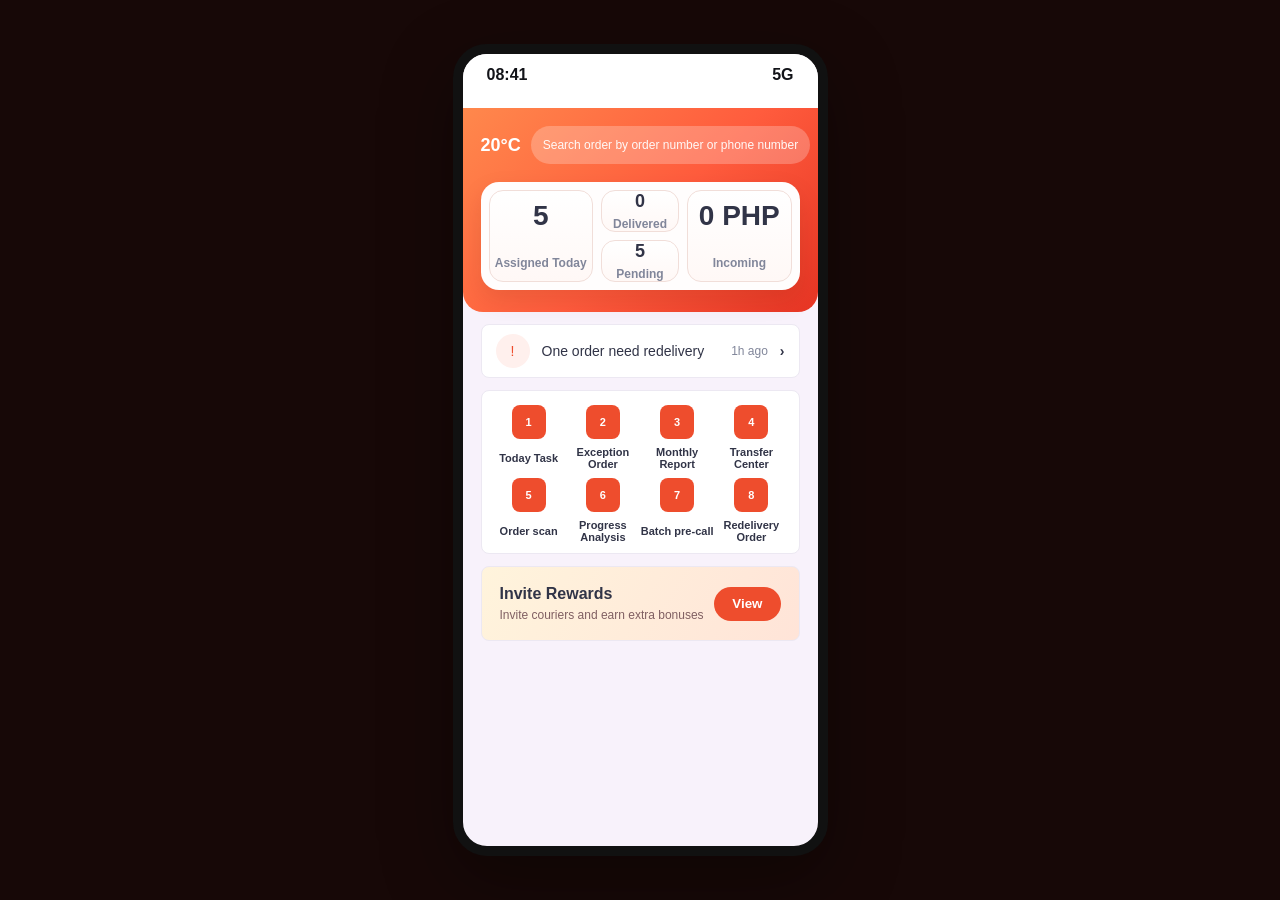
<file: demo0527/homepage-current-backup.html>
<!DOCTYPE html>
<html lang="en">
<head>
  <meta charset="UTF-8" />
  <meta name="viewport" content="width=device-width, initial-scale=1.0" />
  <title>Homepage Backup</title>
  <style>
    :root {
      --orange: #ee4d2d;
      --orange-2: #ff7a3d;
      --ink: #313447;
      --muted: #81869a;
      --line: #ece8f2;
      --bg: #f8f2fb;
    }

    * { box-sizing: border-box; }

    body {
      margin: 0;
      min-height: 100vh;
      display: grid;
      place-items: center;
      background: #170807;
      font-family: -apple-system, BlinkMacSystemFont, "Segoe UI", sans-serif;
      color: var(--ink);
    }

    .phone {
      width: 375px;
      min-height: 812px;
      overflow: hidden;
      border-radius: 34px;
      background: var(--bg);
      border: 10px solid #111;
      box-shadow: 0 24px 70px rgba(0, 0, 0, .35);
    }

    .status {
      height: 54px;
      padding: 12px 24px 0;
      display: flex;
      justify-content: space-between;
      align-items: flex-start;
      background: #fff;
      font-size: 16px;
      font-weight: 800;
      color: #121318;
    }

    .hero {
      padding: 18px 18px 22px;
      background: linear-gradient(135deg, #ff884c 0%, #ff5c3d 54%, #e73524 100%);
      color: #fff;
      border-radius: 0 0 20px 20px;
    }

    .search-row {
      display: flex;
      gap: 10px;
      align-items: center;
      font-size: 18px;
      font-weight: 800;
    }

    .search-pill {
      height: 38px;
      flex: 1;
      border-radius: 999px;
      display: flex;
      align-items: center;
      gap: 8px;
      padding: 0 12px;
      background: rgba(255,255,255,.24);
      color: rgba(255,255,255,.95);
      font-size: 12px;
      font-weight: 500;
      white-space: nowrap;
    }

    .head-icon {
      width: 30px;
      height: 30px;
      display: grid;
      place-items: center;
      color: #fff;
    }

    .summary-card {
      margin-top: 18px;
      padding: 8px;
      border-radius: 18px;
      background: #fffdfd;
      display: grid;
      grid-template-columns: 1fr .75fr 1fr;
      gap: 8px;
      box-shadow: 0 10px 24px rgba(90, 22, 10, .12);
    }

    .summary-main,
    .summary-stack div {
      min-height: 74px;
      border: 1px solid #f1ded9;
      border-radius: 14px;
      display: grid;
      place-items: center;
      text-align: center;
      color: var(--ink);
      background: linear-gradient(180deg, #fff, #fff8f6);
    }

    .summary-stack {
      display: grid;
      gap: 8px;
    }

    .summary-stack div { min-height: 42px; }

    strong.big {
      display: block;
      font-size: 28px;
      line-height: 1;
      color: var(--ink);
    }

    .summary-card span {
      margin-top: 5px;
      color: var(--muted);
      font-size: 12px;
      font-weight: 700;
    }

    .summary-stack strong { font-size: 18px; }

    .notice,
    .tools,
    .banner {
      margin: 12px 18px 0;
      background: #fff;
      border: 1px solid var(--line);
      border-radius: 8px;
    }

    .notice {
      min-height: 54px;
      display: flex;
      align-items: center;
      gap: 12px;
      padding: 0 14px;
      font-size: 14px;
    }

    .notice .bell {
      width: 34px;
      height: 34px;
      border-radius: 50%;
      display: grid;
      place-items: center;
      color: var(--orange);
      background: #fff0ed;
    }

    .notice em {
      margin-left: auto;
      color: var(--muted);
      font-style: normal;
      font-size: 12px;
    }

    .tools {
      padding: 14px 10px 10px;
      display: grid;
      grid-template-columns: repeat(4, 1fr);
      gap: 8px 0;
    }

    .tool {
      display: grid;
      justify-items: center;
      gap: 7px;
      font-size: 11px;
      font-weight: 700;
      text-align: center;
    }

    .tool span {
      width: 34px;
      height: 34px;
      border-radius: 8px;
      display: grid;
      place-items: center;
      color: #fff;
      background: var(--orange);
    }

    .banner {
      min-height: 70px;
      padding: 18px;
      display: flex;
      align-items: center;
      justify-content: space-between;
      background: linear-gradient(120deg, #fff4dc, #ffe4d8);
    }

    .banner strong {
      display: block;
      font-size: 16px;
    }

    .banner p {
      margin: 5px 0 0;
      color: #805f62;
      font-size: 12px;
    }

    .banner button {
      height: 34px;
      border: 0;
      border-radius: 999px;
      padding: 0 18px;
      background: var(--orange);
      color: #fff;
      font-weight: 800;
    }
  </style>
</head>
<body>
  <main class="phone" aria-label="Current homepage backup">
    <div class="status"><span>08:41</span><span>5G</span></div>
    <section class="hero">
      <div class="search-row">
        <span>20&deg;C</span>
        <div class="search-pill">Search order by order number or phone number</div>
        <span class="head-icon"> bell </span>
        <span class="head-icon"> scan </span>
      </div>
      <div class="summary-card">
        <div class="summary-main"><strong class="big">5</strong><span>Assigned Today</span></div>
        <div class="summary-stack">
          <div><strong>0</strong><span>Delivered</span></div>
          <div><strong>5</strong><span>Pending</span></div>
        </div>
        <div class="summary-main"><strong class="big">0 PHP</strong><span>Incoming</span></div>
      </div>
    </section>
    <section class="notice"><span class="bell">!</span><span>One order need redelivery</span><em>1h ago</em><b>&rsaquo;</b></section>
    <section class="tools">
      <div class="tool"><span>1</span>Today Task</div>
      <div class="tool"><span>2</span>Exception Order</div>
      <div class="tool"><span>3</span>Monthly Report</div>
      <div class="tool"><span>4</span>Transfer Center</div>
      <div class="tool"><span>5</span>Order scan</div>
      <div class="tool"><span>6</span>Progress Analysis</div>
      <div class="tool"><span>7</span>Batch pre-call</div>
      <div class="tool"><span>8</span>Redelivery Order</div>
    </section>
    <section class="banner">
      <div>
        <strong>Invite Rewards</strong>
        <p>Invite couriers and earn extra bonuses</p>
      </div>
      <button>View</button>
    </section>
  </main>
</body>
</html>
</file>
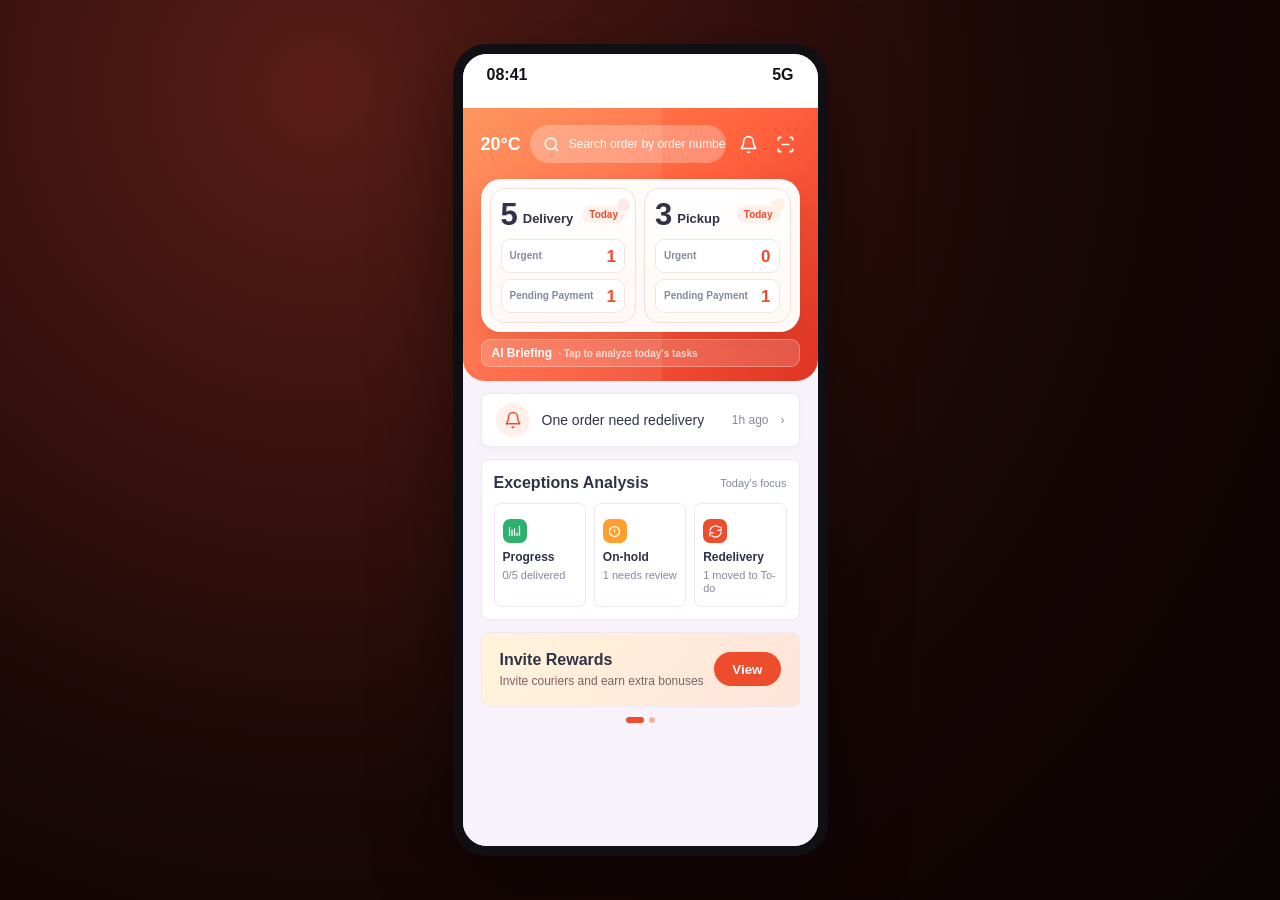
<file: demo0527/homepage-redesign-preview.html>
<!DOCTYPE html>
<html lang="en">
<head>
  <meta charset="UTF-8" />
  <meta name="viewport" content="width=device-width, initial-scale=1.0" />
  <title>Homepage Redesign Preview</title>
  <style>
    :root {
      --orange: #ee4d2d;
      --orange-dark: #dc321f;
      --orange-soft: #fff0ec;
      --amber: #ff9f2e;
      --green: #2fb06f;
      --ink: #303346;
      --muted: #84899b;
      --line: #eee8f3;
      --bg: #f8f2fb;
    }

    * { box-sizing: border-box; }

    body {
      margin: 0;
      min-height: 100vh;
      display: grid;
      place-items: center;
      background: radial-gradient(circle at 25% 10%, #5a1d16, #180706 58%, #0b0303);
      font-family: -apple-system, BlinkMacSystemFont, "Segoe UI", sans-serif;
      color: var(--ink);
    }

    .phone {
      width: 375px;
      height: 812px;
      overflow: hidden;
      border-radius: 34px;
      background: var(--bg);
      border: 10px solid #101014;
      box-shadow: 0 24px 80px rgba(0, 0, 0, .45);
    }

    .status {
      height: 54px;
      padding: 12px 24px 0;
      display: flex;
      justify-content: space-between;
      align-items: flex-start;
      background: #fff;
      color: #111319;
      font-size: 16px;
      font-weight: 850;
    }

    .home {
      height: calc(100% - 54px);
      overflow: auto;
      padding-bottom: 24px;
      background: linear-gradient(180deg, #fff8f5 0, var(--bg) 250px);
    }

    .home-hero {
      padding: 17px 18px 14px;
      border-radius: 0 0 22px 22px;
      background:
        linear-gradient(90deg, rgba(255,255,255,.08) 0 56%, rgba(255,255,255,0) 56%),
        linear-gradient(135deg, #ff8c50 0%, #ff603d 52%, #df3323 100%);
      color: #fff;
    }

    .home-search-row {
      display: flex;
      align-items: center;
      gap: 9px;
      min-width: 0;
    }

    .weather {
      font-size: 18px;
      font-weight: 850;
      white-space: nowrap;
    }

    .search-pill {
      height: 38px;
      flex: 1;
      min-width: 0;
      padding: 0 12px;
      border-radius: 999px;
      display: flex;
      align-items: center;
      gap: 8px;
      background: rgba(255,255,255,.27);
      color: rgba(255,255,255,.96);
      font-size: 12px;
      overflow: hidden;
      white-space: nowrap;
    }

    .search-pill svg,
    .head-icon svg {
      width: 19px;
      height: 19px;
      flex-shrink: 0;
    }

    .head-icon {
      width: 28px;
      height: 32px;
      border: 0;
      background: transparent;
      color: #fff;
      display: grid;
      place-items: center;
      padding: 0;
    }

    .ops-card {
      margin-top: 16px;
      padding: 8px;
      border: 1px solid rgba(255,255,255,.42);
      border-radius: 20px;
      background: rgba(255,255,255,.97);
      box-shadow: 0 12px 28px rgba(119, 28, 8, .15);
      color: var(--ink);
      display: grid;
      grid-template-columns: 1fr 1fr;
      gap: 8px;
    }

    .ops-panel {
      min-width: 0;
      position: relative;
      overflow: hidden;
      padding: 10px 10px 9px;
      border: 1px solid #f1ded9;
      border-radius: 15px;
      background:
        radial-gradient(circle at 92% 12%, rgba(238,77,45,.11) 0 6px, transparent 7px),
        linear-gradient(180deg, #fff, #fff8f6);
    }

    .ops-panel.pickup {
      background:
        radial-gradient(circle at 92% 12%, rgba(255,159,46,.14) 0 6px, transparent 7px),
        linear-gradient(180deg, #fff, #fffaf3);
    }

    .ops-title {
      display: flex;
      align-items: center;
      justify-content: space-between;
      gap: 8px;
      margin-bottom: 9px;
    }

    .ops-count {
      display: flex;
      align-items: flex-end;
      gap: 5px;
      min-width: 0;
    }

    .ops-count span {
      display: block;
      padding-bottom: 4px;
      color: var(--ink);
      font-size: 13px;
      font-weight: 850;
    }

    .ops-count strong {
      font-size: 31px;
      line-height: 1;
      color: var(--ink);
    }

    .ops-title em {
      font-style: normal;
      color: var(--orange);
      font-size: 10px;
      font-weight: 850;
      padding: 3px 7px;
      border-radius: 999px;
      background: var(--orange-soft);
      white-space: nowrap;
    }

    .ops-subgrid {
      display: grid;
      gap: 6px;
    }

    .ops-mini {
      min-height: 34px;
      padding: 6px 8px;
      border-radius: 9px;
      border: 1px solid #f3e4df;
      display: flex;
      align-items: center;
      justify-content: space-between;
      gap: 8px;
      background: #fff;
    }

    .ops-mini span {
      color: var(--muted);
      font-size: 10px;
      line-height: 1.05;
      font-weight: 750;
    }

    .ops-mini strong {
      color: var(--orange);
      font-size: 17px;
      line-height: 1;
    }

    .ai-tip {
      margin-top: 7px;
      height: 28px;
      border-radius: 9px;
      display: flex;
      align-items: center;
      gap: 6px;
      padding: 0 10px;
      background: rgba(255,255,255,.16);
      border: 1px solid rgba(255,255,255,.3);
      color: #fff;
    }

    .ai-tip strong {
      display: inline;
      font-size: 12px;
      line-height: 1;
      font-weight: 850;
    }

    .ai-tip span {
      display: inline;
      margin-top: 0;
      color: rgba(255,255,255,.74);
      font-size: 10px;
      font-weight: 650;
    }

    .notice,
    .exception-card,
    .banner-card {
      margin: 12px 18px 0;
      border: 1px solid var(--line);
      border-radius: 8px;
      background: #fff;
    }

    .notice {
      min-height: 54px;
      padding: 0 14px;
      display: flex;
      align-items: center;
      gap: 12px;
      font-size: 14px;
      box-shadow: 0 2px 8px rgba(50, 32, 20, .03);
    }

    .notice-icon {
      width: 34px;
      height: 34px;
      border-radius: 50%;
      display: grid;
      place-items: center;
      background: var(--orange-soft);
      color: var(--orange);
    }

    .notice-text {
      flex: 1;
      min-width: 0;
      white-space: nowrap;
      overflow: hidden;
      text-overflow: ellipsis;
    }

    .notice-time,
    .notice-arrow {
      color: var(--muted);
      font-size: 12px;
    }

    .exception-card {
      padding: 14px 12px 12px;
    }

    .section-head {
      display: flex;
      align-items: center;
      justify-content: space-between;
      margin-bottom: 11px;
    }

    .section-head strong {
      font-size: 16px;
      color: var(--ink);
    }

    .section-head span {
      color: var(--muted);
      font-size: 11px;
    }

    .exception-grid {
      display: grid;
      grid-template-columns: repeat(3, 1fr);
      gap: 8px;
    }

    .exception-item {
      min-height: 74px;
      border: 1px solid #f0e7f1;
      border-radius: 7px;
      padding: 10px 8px;
      background: #fff;
    }

    .exception-item .mini-icon {
      width: 24px;
      height: 24px;
      border-radius: 7px;
      display: grid;
      place-items: center;
      margin-bottom: 8px;
      color: #fff;
    }

    .exception-item.progress .mini-icon { background: var(--green); }
    .exception-item.onhold .mini-icon { background: var(--amber); }
    .exception-item.redelivery .mini-icon { background: var(--orange); }

    .exception-item strong {
      display: block;
      font-size: 12px;
      line-height: 1.1;
      color: var(--ink);
    }

    .exception-item span {
      display: block;
      margin-top: 5px;
      color: var(--muted);
      font-size: 11px;
      line-height: 1.2;
    }

    .banner-card {
      min-height: 70px;
      padding: 18px;
      display: flex;
      align-items: center;
      justify-content: space-between;
      background: linear-gradient(120deg, #fff4dc, #ffe4d8);
    }

    .banner-card strong {
      display: block;
      font-size: 16px;
    }

    .banner-card span {
      display: block;
      margin-top: 5px;
      color: #805f62;
      font-size: 12px;
    }

    .banner-card button {
      height: 34px;
      border: 0;
      border-radius: 999px;
      padding: 0 18px;
      background: var(--orange);
      color: #fff;
      font-weight: 850;
    }

    .dots {
      display: flex;
      justify-content: center;
      gap: 5px;
      margin-top: 10px;
    }

    .dots span {
      width: 6px;
      height: 6px;
      border-radius: 999px;
      background: #f2b3a5;
    }

    .dots span:first-child {
      width: 18px;
      background: var(--orange);
    }
  </style>
</head>
<body>
  <main class="phone" aria-label="Homepage redesign preview">
    <div class="status"><span>08:41</span><span>5G</span></div>
    <div class="home">
      <section class="home-hero">
        <div class="home-search-row">
          <span class="weather">20&deg;C</span>
          <div class="search-pill">
            <svg viewBox="0 0 24 24" fill="none" stroke="currentColor" stroke-width="2"><circle cx="11" cy="11" r="7"/><path d="M20 20l-4-4"/></svg>
            <span>Search order by order number or phone number</span>
          </div>
          <button class="head-icon" aria-label="Notification">
            <svg viewBox="0 0 24 24" fill="none" stroke="currentColor" stroke-width="2"><path d="M18 8a6 6 0 10-12 0c0 7-3 7-3 9h18c0-2-3-2-3-9"/><path d="M13.7 21a2 2 0 01-3.4 0"/></svg>
          </button>
          <button class="head-icon" aria-label="Scan">
            <svg viewBox="0 0 24 24" fill="none" stroke="currentColor" stroke-width="2.2"><path d="M7 3H4a1 1 0 00-1 1v3"/><path d="M17 3h3a1 1 0 011 1v3"/><path d="M7 21H4a1 1 0 01-1-1v-3"/><path d="M17 21h3a1 1 0 001-1v-3"/><path d="M7 12h10"/></svg>
          </button>
        </div>

        <section class="ops-card">
          <div class="ops-panel delivery">
            <div class="ops-title">
              <div class="ops-count"><strong>5</strong><span>Delivery</span></div>
              <em>Today</em>
            </div>
            <div class="ops-subgrid">
              <div class="ops-mini"><span>Urgent</span><strong>1</strong></div>
              <div class="ops-mini"><span>Pending Payment</span><strong>1</strong></div>
            </div>
          </div>
          <div class="ops-panel pickup">
            <div class="ops-title">
              <div class="ops-count"><strong>3</strong><span>Pickup</span></div>
              <em>Today</em>
            </div>
            <div class="ops-subgrid">
              <div class="ops-mini"><span>Urgent</span><strong>0</strong></div>
              <div class="ops-mini"><span>Pending Payment</span><strong>1</strong></div>
            </div>
          </div>
        </section>

        <div class="ai-tip">
          <strong>AI Briefing</strong>
          <span>· Tap to analyze today's tasks</span>
        </div>
      </section>

      <section class="notice">
        <span class="notice-icon">
          <svg width="18" height="18" viewBox="0 0 24 24" fill="none" stroke="currentColor" stroke-width="2"><path d="M18 8a6 6 0 10-12 0c0 7-3 7-3 9h18c0-2-3-2-3-9"/><path d="M13.7 21a2 2 0 01-3.4 0"/></svg>
        </span>
        <span class="notice-text">One order need redelivery</span>
        <span class="notice-time">1h ago</span>
        <span class="notice-arrow">&rsaquo;</span>
      </section>

      <section class="exception-card">
        <div class="section-head">
          <strong>Exceptions Analysis</strong>
          <span>Today's focus</span>
        </div>
        <div class="exception-grid">
          <div class="exception-item progress">
            <span class="mini-icon">
              <svg width="15" height="15" viewBox="0 0 24 24" fill="none" stroke="currentColor" stroke-width="2"><path d="M4 19V5"/><path d="M8 19V9"/><path d="M12 19V7"/><path d="M16 19v-5"/><path d="M20 19V3"/></svg>
            </span>
            <strong>Progress</strong>
            <span>0/5 delivered</span>
          </div>
          <div class="exception-item onhold">
            <span class="mini-icon">
              <svg width="15" height="15" viewBox="0 0 24 24" fill="none" stroke="currentColor" stroke-width="2"><circle cx="12" cy="12" r="8"/><path d="M12 8v5"/><path d="M12 16h.01"/></svg>
            </span>
            <strong>On-hold</strong>
            <span>1 needs review</span>
          </div>
          <div class="exception-item redelivery">
            <span class="mini-icon">
              <svg width="15" height="15" viewBox="0 0 24 24" fill="none" stroke="currentColor" stroke-width="2"><path d="M3 12a9 9 0 019-9 9 9 0 016.4 2.6"/><path d="M21 4v6h-6"/><path d="M21 12a9 9 0 01-9 9 9 9 0 01-6.4-2.6"/><path d="M3 20v-6h6"/></svg>
            </span>
            <strong>Redelivery</strong>
            <span>1 moved to To-do</span>
          </div>
        </div>
      </section>

      <section class="banner-card">
        <div>
          <strong>Invite Rewards</strong>
          <span>Invite couriers and earn extra bonuses</span>
        </div>
        <button>View</button>
      </section>
      <div class="dots"><span></span><span></span></div>
    </div>
  </main>
</body>
</html>
</file>
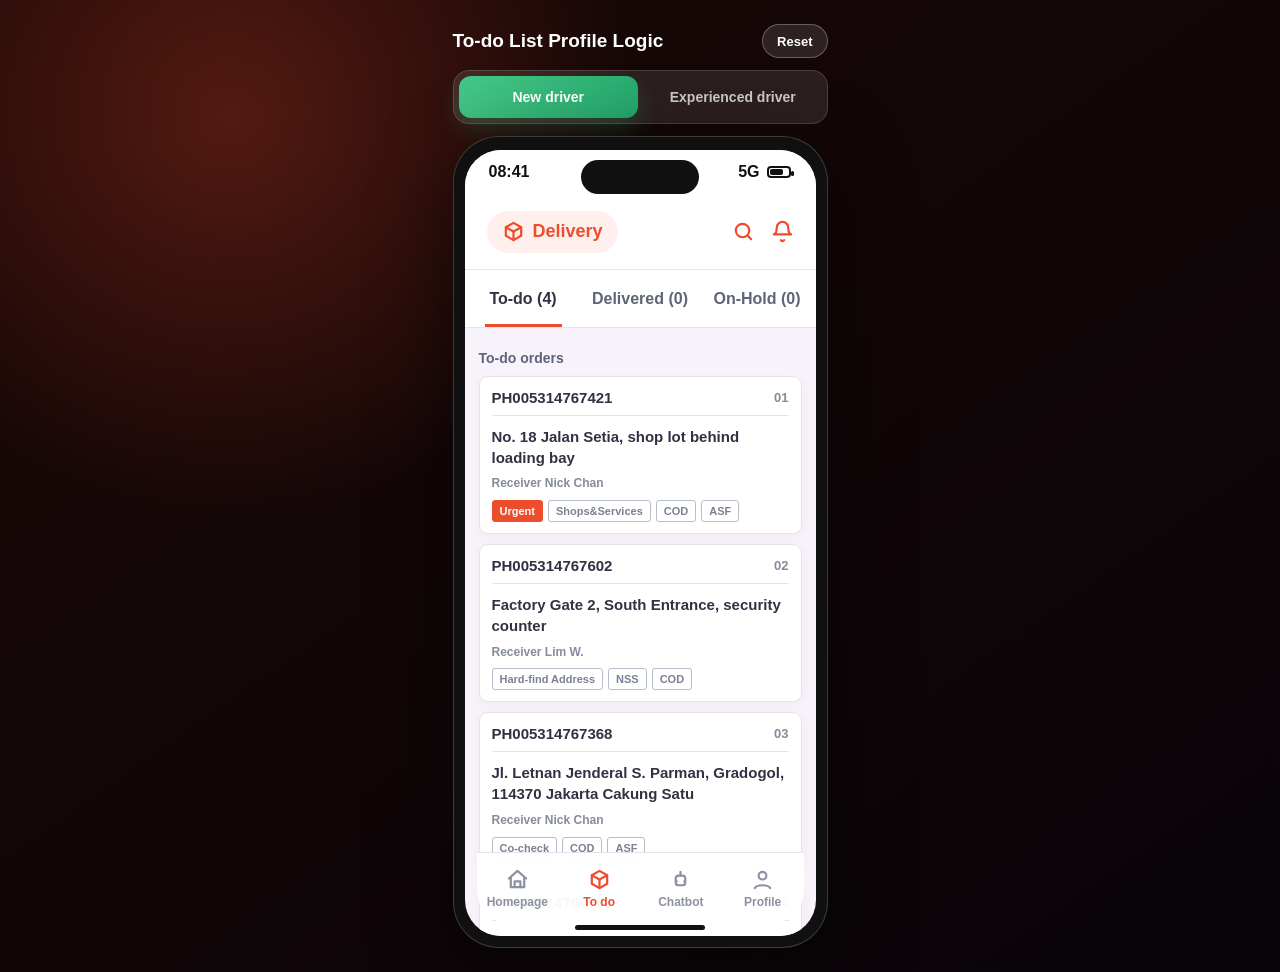
<file: demo0527/todo-list-driver-profiles.html>
<!DOCTYPE html>
<html lang="en">
<head>
  <meta charset="UTF-8" />
  <meta name="viewport" content="width=device-width, initial-scale=1.0" />
  <title>To-do List Driver Profiles</title>
  <style>
    :root {
      --orange: #ee4d2d;
      --orange-dark: #d83f24;
      --amber: #d9921e;
      --amber-soft: #fff6df;
      --amber-line: #f0c36c;
      --green: #24a66a;
      --ink: #303244;
      --muted: #858b9d;
      --line: #e9e2ee;
      --page: #f8f2fb;
      --card: #fff;
      --font: -apple-system, BlinkMacSystemFont, "Segoe UI", Roboto, Helvetica, Arial, sans-serif;
    }

    * {
      box-sizing: border-box;
      margin: 0;
      padding: 0;
    }

    body {
      min-height: 100vh;
      display: grid;
      place-items: center;
      padding: 24px;
      background:
        radial-gradient(circle at 18% 12%, rgba(238,77,45,.28), transparent 30%),
        linear-gradient(145deg, #1a0705 0%, #100608 58%, #080409 100%);
      color: var(--ink);
      font-family: var(--font);
      -webkit-font-smoothing: antialiased;
    }

    button {
      border: 0;
      font: inherit;
      cursor: pointer;
    }

    .demo {
      width: 375px;
    }

    .demo-head {
      margin-bottom: 12px;
      color: #fff;
    }

    .title-row {
      display: flex;
      align-items: center;
      justify-content: space-between;
      gap: 12px;
      margin-bottom: 12px;
    }

    .title-row h1 {
      font-size: 19px;
      line-height: 1.18;
      font-weight: 900;
      letter-spacing: 0;
    }

    .reset-btn {
      height: 34px;
      padding: 0 14px;
      border: 1px solid rgba(255,255,255,.28);
      border-radius: 999px;
      color: #fff;
      background: rgba(255,255,255,.11);
      font-size: 13px;
      font-weight: 800;
    }

    .profile-tabs {
      display: grid;
      grid-template-columns: 1fr 1fr;
      gap: 6px;
      padding: 5px;
      border: 1px solid rgba(255,255,255,.15);
      border-radius: 16px;
      background: rgba(255,255,255,.1);
      backdrop-filter: blur(16px);
    }

    .profile-tab {
      height: 42px;
      border-radius: 12px;
      background: transparent;
      color: rgba(255,255,255,.76);
      font-size: 14px;
      font-weight: 900;
    }

    .profile-tab.active.new {
      color: #fff;
      background: linear-gradient(135deg, #45c887, var(--green));
      box-shadow: 0 10px 22px rgba(36,166,106,.28);
    }

    .profile-tab.active.experienced {
      color: #fff;
      background: linear-gradient(135deg, #f8b64e, var(--amber));
      box-shadow: 0 10px 22px rgba(217,146,30,.28);
    }

    .phone {
      position: relative;
      width: 375px;
      height: 812px;
      padding: 14px 12px 12px;
      border-radius: 46px;
      background: #101010;
      box-shadow: inset 0 0 0 1px rgba(255,255,255,.18), 0 24px 78px rgba(0,0,0,.5);
    }

    .screen {
      position: relative;
      width: 100%;
      height: 100%;
      overflow: hidden;
      border-radius: 36px;
      background: var(--page);
    }

    .notch {
      position: absolute;
      top: 10px;
      left: 50%;
      width: 118px;
      height: 34px;
      transform: translateX(-50%);
      border-radius: 999px;
      background: #111;
      z-index: 4;
    }

    .status-bar {
      height: 44px;
      display: flex;
      align-items: center;
      justify-content: space-between;
      padding: 0 24px;
      color: #111;
      background: #fff;
      font-size: 16px;
      font-weight: 900;
    }

    .battery {
      position: relative;
      width: 24px;
      height: 12px;
      border: 2px solid currentColor;
      border-radius: 4px;
    }

    .battery::after {
      content: "";
      position: absolute;
      right: -5px;
      top: 3px;
      width: 3px;
      height: 5px;
      border-radius: 2px;
      background: currentColor;
    }

    .battery span {
      display: block;
      width: 13px;
      height: 6px;
      margin: 1px;
      border-radius: 2px;
      background: currentColor;
    }

    .app-head {
      display: flex;
      align-items: center;
      justify-content: space-between;
      height: 76px;
      padding: 0 22px;
      background: #fff;
      border-bottom: 1px solid var(--line);
    }

    .mode-pill {
      display: inline-flex;
      align-items: center;
      gap: 8px;
      height: 42px;
      padding: 0 15px;
      border-radius: 999px;
      background: #fff0ee;
      color: var(--orange);
      font-size: 18px;
      font-weight: 900;
    }

    .mode-pill svg,
    .head-icons svg,
    .nav-item svg {
      fill: none;
      stroke: currentColor;
      stroke-width: 2.3;
      stroke-linecap: round;
      stroke-linejoin: round;
    }

    .mode-pill svg,
    .head-icons svg {
      width: 23px;
      height: 23px;
    }

    .head-icons {
      display: flex;
      gap: 16px;
      color: var(--orange);
    }

    .tabs-row {
      display: grid;
      grid-template-columns: repeat(3, 1fr);
      height: 58px;
      background: #fff;
      border-bottom: 1px solid var(--line);
    }

    .task-tab {
      display: grid;
      place-items: center;
      position: relative;
      color: #5f6478;
      font-size: 16px;
      font-weight: 800;
    }

    .task-tab.active {
      color: var(--ink);
    }

    .task-tab.active::after {
      content: "";
      position: absolute;
      bottom: 0;
      left: 20px;
      right: 20px;
      height: 3px;
      background: var(--orange);
    }

    .content {
      height: calc(100% - 44px - 76px - 58px);
      overflow-y: auto;
      padding: 14px 14px 88px;
    }

    .compare-banner {
      display: grid;
      grid-template-columns: 1fr auto;
      gap: 12px;
      align-items: center;
      margin-bottom: 12px;
      padding: 12px 12px 12px 14px;
      border: 1px solid var(--amber-line);
      border-radius: 10px;
      background: var(--amber-soft);
      box-shadow: 0 8px 22px rgba(217,146,30,.12);
    }

    .compare-banner strong {
      display: block;
      color: #794c0f;
      font-size: 14px;
      font-weight: 900;
      line-height: 1.25;
    }

    .compare-banner span {
      display: block;
      margin-top: 4px;
      color: #9b6a1b;
      font-size: 12px;
      line-height: 1.35;
      font-weight: 700;
    }

    .compare-btn {
      height: 36px;
      padding: 0 13px;
      border-radius: 999px;
      color: #fff;
      background: var(--amber);
      font-size: 13px;
      font-weight: 900;
      white-space: nowrap;
    }

    .section-title {
      margin: 8px 0 10px;
      color: #5f6478;
      font-size: 14px;
      font-weight: 800;
    }

    .task-list {
      min-height: 200px;
    }

    .task-card {
      margin-bottom: 10px;
      padding: 12px 12px 11px;
      border: 1px solid var(--line);
      border-radius: 9px;
      background: #fff;
      box-shadow: 0 4px 14px rgba(30,20,40,.035);
      transition: transform 180ms ease, box-shadow 180ms ease, border-color 180ms ease, opacity 180ms ease;
    }

    .task-card.dragging {
      opacity: .66;
      transform: scale(.985);
      border-color: var(--amber);
      box-shadow: 0 16px 34px rgba(217,146,30,.18);
    }

    .task-card.drag-over {
      transform: translateY(3px);
      border-color: var(--amber-line);
    }

    .task-top {
      display: flex;
      align-items: center;
      justify-content: space-between;
      gap: 8px;
      padding-bottom: 9px;
      border-bottom: 1px solid var(--line);
      color: var(--muted);
      font-size: 13px;
      font-weight: 800;
    }

    .task-top strong {
      color: var(--ink);
      font-size: 15px;
      font-weight: 900;
    }

    .address {
      margin-top: 11px;
      color: var(--ink);
      font-size: 15px;
      line-height: 1.38;
      font-weight: 900;
    }

    .meta {
      margin-top: 7px;
      color: var(--muted);
      font-size: 12px;
      line-height: 1.4;
      font-weight: 700;
    }

    .tag-row {
      display: flex;
      flex-wrap: wrap;
      gap: 5px;
      margin-top: 8px;
    }

    .tag {
      display: inline-flex;
      align-items: center;
      height: 22px;
      padding: 0 7px;
      border: 1px solid #b8bdca;
      border-radius: 3px;
      color: #7b8194;
      background: #fff;
      font-size: 11px;
      font-weight: 700;
    }

    .tag.urgent {
      border-color: var(--orange);
      color: #fff;
      background: var(--orange);
      font-weight: 900;
    }

    .drag-handle {
      display: flex;
      align-items: center;
      justify-content: center;
      gap: 8px;
      height: 34px;
      margin-top: 11px;
      border-top: 1px dashed #ded9e5;
      color: #9b6a1b;
      font-size: 12px;
      font-weight: 800;
      cursor: grab;
      user-select: none;
    }

    .drag-handle svg {
      width: 18px;
      height: 18px;
      fill: none;
      stroke: currentColor;
      stroke-width: 2.3;
      stroke-linecap: round;
    }

    .compare-panel {
      margin: 14px 0 6px;
      border: 1px solid var(--line);
      border-radius: 12px;
      background: #fff;
      box-shadow: 0 12px 30px rgba(30,20,40,.08);
      overflow: hidden;
    }

    .compare-panel-head {
      padding: 13px 14px;
      border-bottom: 1px solid var(--line);
    }

    .compare-panel-head strong {
      display: block;
      color: var(--ink);
      font-size: 15px;
      font-weight: 900;
    }

    .compare-panel-head span {
      display: block;
      margin-top: 4px;
      color: var(--muted);
      font-size: 12px;
      line-height: 1.35;
      font-weight: 700;
    }

    .compare-grid {
      display: grid;
      grid-template-columns: 1fr 1fr;
      gap: 1px;
      background: var(--line);
    }

    .compare-col {
      background: #fff;
    }

    .compare-col-title {
      padding: 9px 10px;
      color: #6d7284;
      background: #faf7fc;
      font-size: 11px;
      font-weight: 900;
      text-transform: uppercase;
      letter-spacing: .04em;
    }

    .compare-row {
      min-height: 54px;
      padding: 9px 10px;
      border-top: 1px solid var(--line);
      color: #9aa0b0;
      background: #fafafa;
    }

    .compare-row.moved {
      color: #6f450f;
      background: #fff6df;
    }

    .compare-row strong {
      display: block;
      font-size: 13px;
      line-height: 1.2;
      font-weight: 900;
    }

    .compare-row span {
      display: block;
      margin-top: 4px;
      font-size: 11px;
      line-height: 1.25;
      font-weight: 700;
    }

    .compare-actions {
      display: grid;
      grid-template-columns: 1fr 1fr;
      gap: 10px;
      padding: 12px;
      border-top: 1px solid var(--line);
    }

    .panel-btn {
      height: 40px;
      border-radius: 8px;
      font-size: 13px;
      font-weight: 900;
    }

    .panel-btn.primary {
      color: #fff;
      background: var(--amber);
    }

    .panel-btn.secondary {
      border: 1px solid #d7d2df;
      color: #5f6478;
      background: #fff;
    }

    .bottom-nav {
      position: absolute;
      left: 12px;
      right: 12px;
      bottom: 12px;
      height: 72px;
      display: grid;
      grid-template-columns: repeat(4, 1fr);
      align-items: center;
      border-top: 1px solid var(--line);
      border-radius: 0 0 34px 34px;
      background: rgba(255,255,255,.96);
      color: #8c91a3;
      font-size: 12px;
      font-weight: 700;
    }

    .nav-item {
      display: grid;
      place-items: center;
      gap: 4px;
    }

    .nav-item.active {
      color: var(--orange);
    }

    .nav-item svg {
      width: 23px;
      height: 23px;
    }

    .home-indicator {
      position: absolute;
      bottom: 6px;
      left: 50%;
      width: 130px;
      height: 5px;
      transform: translateX(-50%);
      border-radius: 999px;
      background: #111;
      z-index: 5;
    }
  </style>
</head>
<body>
  <section class="demo" aria-label="To-do list driver profile prototype">
    <header class="demo-head">
      <div class="title-row">
        <h1>To-do List Profile Logic</h1>
        <button class="reset-btn" id="resetBtn">Reset</button>
      </div>
      <nav class="profile-tabs" aria-label="Driver profile">
        <button class="profile-tab active new" data-profile="new">New driver</button>
        <button class="profile-tab" data-profile="experienced">Experienced driver</button>
      </nav>
    </header>

    <div class="phone">
      <div class="screen">
        <div class="notch"></div>
        <div class="status-bar">
          <span>08:41</span>
          <span></span>
          <span style="display:flex;align-items:center;gap:8px;">5G <span class="battery"><span></span></span></span>
        </div>
        <div class="app-head">
          <div class="mode-pill">
            <svg viewBox="0 0 24 24"><path d="m12 3 8 4.5v9L12 21l-8-4.5v-9L12 3Z"/><path d="m4 7.5 8 4.5 8-4.5"/><path d="M12 12v9"/></svg>
            Delivery
          </div>
          <div class="head-icons">
            <svg viewBox="0 0 24 24"><circle cx="11" cy="11" r="7"/><path d="m20 20-3.5-3.5"/></svg>
            <svg viewBox="0 0 24 24"><path d="M18 8a6 6 0 0 0-12 0c0 7-3 7-3 7h18s-3 0-3-7"/><path d="M13.7 21a2 2 0 0 1-3.4 0"/></svg>
          </div>
        </div>
        <div class="tabs-row">
          <div class="task-tab active">To-do (4)</div>
          <div class="task-tab">Delivered (0)</div>
          <div class="task-tab">On-Hold (0)</div>
        </div>
        <main class="content" id="app"></main>
        <nav class="bottom-nav">
          <div class="nav-item"><svg viewBox="0 0 24 24"><path d="m3 11 9-8 9 8"/><path d="M5 10v10h14V10"/><path d="M9 20v-6h6v6"/></svg><span>Homepage</span></div>
          <div class="nav-item active"><svg viewBox="0 0 24 24"><path d="m12 3 8 4.5v9L12 21l-8-4.5v-9L12 3Z"/><path d="m4 7.5 8 4.5 8-4.5"/><path d="M12 12v9"/></svg><span>To do</span></div>
          <div class="nav-item"><svg viewBox="0 0 24 24"><rect x="7" y="8" width="10" height="10" rx="3"/><path d="M12 4v4"/><path d="M8 14h.01M16 14h.01"/></svg><span>Chatbot</span></div>
          <div class="nav-item"><svg viewBox="0 0 24 24"><circle cx="12" cy="8" r="4"/><path d="M4 21c1.7-4 14.3-4 16 0"/></svg><span>Profile</span></div>
        </nav>
        <div class="home-indicator"></div>
      </div>
    </div>
  </section>

  <script>
    const ORIGINAL_ORDER = [
      {
        id: "PH001",
        orderId: "PH005314767368",
        address: "Jl. Letnan Jenderal S. Parman, Gradogol, 114370 Jakarta Cakung Satu",
        buyer: "Nick Chan",
        tags: ["Co-check", "COD", "ASF"]
      },
      {
        id: "PH002",
        orderId: "PH005314767421",
        address: "No. 18 Jalan Setia, shop lot behind loading bay",
        buyer: "Nick Chan",
        tags: ["Urgent", "Shops&Services", "COD", "ASF"]
      },
      {
        id: "PH003",
        orderId: "PH005314767602",
        address: "Factory Gate 2, South Entrance, security counter",
        buyer: "Lim W.",
        tags: ["Hard-find Address", "NSS", "COD"]
      },
      {
        id: "PH004",
        orderId: "PH005314767588",
        address: "Kampung Baru, Road 3, blue gate near mini mart",
        buyer: "Nur H.",
        tags: ["Redelivery", "COD"]
      }
    ];

    const AI_RECOMMENDED = [
      { ...ORIGINAL_ORDER[1], moved: true, reason: "urgent SLA today" },
      { ...ORIGINAL_ORDER[2], moved: true, reason: "hard-to-find address" },
      { ...ORIGINAL_ORDER[0], moved: true, reason: "lower route risk" },
      { ...ORIGINAL_ORDER[3], moved: false, reason: "same relative priority" }
    ];

    const app = document.getElementById("app");
    const resetBtn = document.getElementById("resetBtn");
    const profileTabs = [...document.querySelectorAll(".profile-tab")];

    const state = {
      profile: "new",
      currentOrder: [],
      compareOpen: false,
      manualAdjusted: false,
      draggingId: ""
    };

    function cloneOrder(list) {
      return list.map(item => ({ ...item, tags: [...item.tags] }));
    }

    function reset(profile = state.profile) {
      state.profile = profile;
      state.currentOrder = profile === "new" ? cloneOrder(AI_RECOMMENDED) : cloneOrder(AI_RECOMMENDED);
      state.compareOpen = false;
      state.manualAdjusted = false;
      state.draggingId = "";
      profileTabs.forEach(tab => {
        tab.classList.toggle("active", tab.dataset.profile === profile);
        tab.classList.toggle("new", tab.dataset.profile === "new");
        tab.classList.toggle("experienced", tab.dataset.profile === "experienced");
      });
      render();
    }

    function compareBanner() {
      if (state.profile !== "experienced") return "";
      const subtitle = state.manualAdjusted
        ? "Manually adjusted | changes saved to your profile"
        : "AI moved PH002 and PH003 earlier for urgent SLA and hard-to-find risk.";
      return `
        <section class="compare-banner">
          <div>
            <strong>AI adjusted this route order</strong>
            <span>${subtitle}</span>
          </div>
          <button class="compare-btn" data-action="compare">Compare</button>
        </section>`;
    }

    function tagHtml(tag) {
      return `<span class="tag ${tag === "Urgent" ? "urgent" : ""}">${tag}</span>`;
    }

    function taskCard(task, index) {
      const dragHandle = state.profile === "experienced"
        ? `<div class="drag-handle" draggable="true" data-drag-id="${task.id}">
            <svg viewBox="0 0 24 24"><path d="M8 7h8M8 12h8M8 17h8"/></svg>
            <span>Hold to reorder</span>
          </div>`
        : "";
      return `
        <article class="task-card" data-task-id="${task.id}" data-index="${index}">
          <div class="task-top">
            <strong>${task.orderId}</strong>
            <span>${String(index + 1).padStart(2, "0")}</span>
          </div>
          <div class="address">${task.address}</div>
          <div class="meta">Receiver ${task.buyer}</div>
          <div class="tag-row">${task.tags.map(tagHtml).join("")}</div>
          ${dragHandle}
        </article>`;
    }

    function compareRow(item, index, source) {
      const aiIndex = AI_RECOMMENDED.findIndex(order => order.id === item.id);
      const originalIndex = ORIGINAL_ORDER.findIndex(order => order.id === item.id);
      const moved = aiIndex !== originalIndex;
      const label = source === "original" ? `Original #${index + 1}` : `AI #${index + 1}`;
      return `
        <div class="compare-row ${moved ? "moved" : ""}">
          <strong>${label} | ${item.id}</strong>
          <span>${item.orderId}</span>
        </div>`;
    }

    function comparePanel() {
      if (!state.compareOpen || state.profile !== "experienced") return "";
      return `
        <section class="compare-panel">
          <div class="compare-panel-head">
            <strong>Route order comparison</strong>
            <span>Amber rows changed position in the AI recommended order.</span>
          </div>
          <div class="compare-grid">
            <div class="compare-col">
              <div class="compare-col-title">Original order</div>
              ${ORIGINAL_ORDER.map((item, index) => compareRow(item, index, "original")).join("")}
            </div>
            <div class="compare-col">
              <div class="compare-col-title">AI recommended</div>
              ${AI_RECOMMENDED.map((item, index) => compareRow(item, index, "ai")).join("")}
            </div>
          </div>
          <div class="compare-actions">
            <button class="panel-btn primary" data-action="keep-ai">Keep AI order</button>
            <button class="panel-btn secondary" data-action="restore-original">Restore original</button>
          </div>
        </section>`;
    }

    function render() {
      app.innerHTML = `
        ${compareBanner()}
        <div class="section-title">To-do orders</div>
        <section class="task-list">
          ${state.currentOrder.map(taskCard).join("")}
        </section>
        ${comparePanel()}
      `;
    }

    function moveTask(sourceId, targetId) {
      if (!sourceId || !targetId || sourceId === targetId) return;
      const sourceIndex = state.currentOrder.findIndex(item => item.id === sourceId);
      const targetIndex = state.currentOrder.findIndex(item => item.id === targetId);
      if (sourceIndex < 0 || targetIndex < 0) return;
      const next = [...state.currentOrder];
      const [moved] = next.splice(sourceIndex, 1);
      next.splice(targetIndex, 0, moved);
      state.currentOrder = next;
      state.manualAdjusted = true;
      state.compareOpen = false;
      render();
    }

    document.addEventListener("click", event => {
      const profileTab = event.target.closest("[data-profile]");
      if (profileTab) {
        reset(profileTab.dataset.profile);
        return;
      }

      const actionEl = event.target.closest("[data-action]");
      if (!actionEl) return;
      const action = actionEl.dataset.action;

      if (action === "compare") {
        state.compareOpen = !state.compareOpen;
        render();
      }

      if (action === "keep-ai") {
        state.currentOrder = cloneOrder(AI_RECOMMENDED);
        state.compareOpen = false;
        render();
      }

      if (action === "restore-original") {
        state.currentOrder = cloneOrder(ORIGINAL_ORDER);
        state.manualAdjusted = true;
        state.compareOpen = false;
        render();
      }
    });

    document.addEventListener("dragstart", event => {
      const handle = event.target.closest("[data-drag-id]");
      if (!handle) return;
      state.draggingId = handle.dataset.dragId;
      const card = handle.closest(".task-card");
      card.classList.add("dragging");
      event.dataTransfer.effectAllowed = "move";
      event.dataTransfer.setData("text/plain", state.draggingId);
    });

    document.addEventListener("dragover", event => {
      const card = event.target.closest(".task-card");
      if (!card || state.profile !== "experienced") return;
      event.preventDefault();
      document.querySelectorAll(".task-card.drag-over").forEach(item => item.classList.remove("drag-over"));
      card.classList.add("drag-over");
    });

    document.addEventListener("dragleave", event => {
      const card = event.target.closest(".task-card");
      if (card) card.classList.remove("drag-over");
    });

    document.addEventListener("drop", event => {
      const card = event.target.closest(".task-card");
      if (!card || state.profile !== "experienced") return;
      event.preventDefault();
      const sourceId = event.dataTransfer.getData("text/plain") || state.draggingId;
      const targetId = card.dataset.taskId;
      moveTask(sourceId, targetId);
    });

    document.addEventListener("dragend", () => {
      state.draggingId = "";
      document.querySelectorAll(".task-card").forEach(card => card.classList.remove("dragging", "drag-over"));
    });

    resetBtn.addEventListener("click", () => reset());
    reset("new");
  </script>
</body>
</html>
</file>
<file: styles.css>
:root {
  --primary: #E84436;
  --primary-dark: #cc3a2e;
  --link: #1A73E8;
  --text-dark: #1a1a1a;
  --text-primary: #333;
  --text-secondary: #777;
  --text-light: #aaa;
  --border: #e8e8e8;
  --bg-page: #f5f5f5;
  --bg-white: #fff;
  --warning-bg: #fff6db;
  --warning-border: #f2cf72;
  --banner-bg: #eef0ff;
  --success: #1f9d55;
  --font: -apple-system, BlinkMacSystemFont, "Segoe UI", Roboto, "Helvetica Neue", sans-serif;
}

* {
  box-sizing: border-box;
  margin: 0;
  padding: 0;
}

body {
  min-height: 100vh;
  background: #0d0d1a;
  font-family: var(--font);
  -webkit-font-smoothing: antialiased;
}

button {
  font: inherit;
}

.demo-stage {
  min-height: 100vh;
  display: flex;
  align-items: center;
  justify-content: center;
  gap: 40px;
  padding: 40px 20px;
  background: linear-gradient(145deg, #0d0d1a 0%, #1a1040 40%, #0d1a2e 100%);
}

.phone-device {
  position: relative;
  width: 375px;
  flex-shrink: 0;
}

.phone-btn {
  position: absolute;
  background: #2c2c2c;
  border-radius: 3px;
  z-index: 20;
}

.btn-vol-up { left: -5px; top: 110px; width: 5px; height: 42px; }
.btn-vol-down { left: -5px; top: 163px; width: 5px; height: 42px; }
.btn-power { right: -5px; top: 140px; width: 5px; height: 64px; }

.phone-screen-wrapper {
  position: relative;
  background: #141414;
  border-radius: 52px;
  padding: 14px 12px 12px;
  box-shadow: inset 0 0 0 1px #3a3a3a, 0 40px 100px rgba(0,0,0,.75);
  display: flex;
  flex-direction: column;
}

.modal-root {
  position: absolute;
  top: 64px;
  right: 12px;
  bottom: 38px;
  left: 12px;
  z-index: 35;
  pointer-events: none;
}

.floating-chatbot-entry {
  position: absolute;
  right: 14px;
  bottom: 92px;
  z-index: 2;
  width: 46px;
  height: 46px;
  border: 0;
  border-radius: 50%;
  display: grid;
  place-items: center;
  color: #fff;
  background: var(--primary);
  box-shadow: 0 12px 24px rgba(238, 77, 45, .28);
  pointer-events: auto;
}

.floating-chatbot-entry svg {
  width: 22px;
  height: 22px;
}

.status-bar {
  background: #fff;
  border-radius: 38px 38px 0 0;
  height: 50px;
  display: flex;
  align-items: center;
  justify-content: space-between;
  padding: 10px 28px 0;
  position: relative;
  z-index: 5;
}

.status-pill {
  position: absolute;
  top: 10px;
  left: 50%;
  transform: translateX(-50%);
  width: 126px;
  height: 30px;
  background: #111;
  border-radius: 16px;
}

.status-time {
  font-size: 15px;
  font-weight: 700;
  color: #111;
}

.status-icons {
  display: flex;
  align-items: center;
  gap: 7px;
  color: #111;
  font-size: 12px;
  font-weight: 700;
}

.battery {
  width: 24px;
  height: 12px;
  border: 1.5px solid #111;
  border-radius: 3px;
  padding: 1px;
}

.battery span {
  display: block;
  width: 70%;
  height: 100%;
  background: #111;
  border-radius: 1px;
}

.app-container {
  height: 702px;
  overflow-y: auto;
  background: var(--bg-page);
  color: var(--text-primary);
  position: relative;
}

.app-container.modal-open {
  overflow: hidden;
}

.home-indicator-bar {
  height: 26px;
  background: #fff;
  border-radius: 0 0 38px 38px;
  display: flex;
  align-items: center;
  justify-content: center;
}

.home-indicator {
  width: 134px;
  height: 5px;
  background: #111;
  border-radius: 5px;
}

.demo-panel {
  width: 310px;
  color: #fff;
}

.demo-logo {
  display: flex;
  align-items: center;
  gap: 10px;
  margin-bottom: 24px;
  font-weight: 700;
}

.logo-mark {
  width: 40px;
  height: 40px;
  border-radius: 12px;
  background: var(--primary);
  display: grid;
  place-items: center;
}

.demo-panel h1 {
  font-size: 30px;
  line-height: 1.25;
  margin-bottom: 12px;
}

.demo-panel p {
  font-size: 14px;
  line-height: 1.6;
  color: rgba(255,255,255,.56);
  margin-bottom: 26px;
}

.scenario-nav {
  display: grid;
  gap: 10px;
}

.scenario-item {
  display: grid;
  grid-template-columns: 32px 1fr;
  gap: 4px 12px;
  text-align: left;
  border: 1px solid rgba(255,255,255,.08);
  background: rgba(255,255,255,.04);
  color: #fff;
  border-radius: 12px;
  padding: 12px;
  cursor: pointer;
}

.scenario-item span {
  grid-row: 1 / span 2;
  width: 32px;
  height: 32px;
  border-radius: 50%;
  background: rgba(255,255,255,.12);
  display: grid;
  place-items: center;
  font-weight: 800;
}

.scenario-item strong {
  font-size: 14px;
}

.scenario-item small {
  color: rgba(255,255,255,.46);
  line-height: 1.35;
}

.scenario-item.active {
  background: rgba(232,68,54,.2);
  border-color: rgba(232,68,54,.45);
}

.scenario-item.active span {
  background: var(--primary);
}

.demo-tip {
  margin-top: 22px;
  padding: 12px 14px;
  background: rgba(255,255,255,.06);
  border: 1px solid rgba(255,255,255,.08);
  border-radius: 10px;
  color: rgba(255,255,255,.54);
  font-size: 12.5px;
  line-height: 1.5;
}

.app-bar {
  height: 56px;
  background: #fff;
  border-bottom: 1px solid var(--border);
  display: flex;
  align-items: center;
  gap: 8px;
  padding: 0 12px;
}

.app-bar-left-chip {
  gap: 7px;
}

.app-bar-left-chip .biz-chip {
  flex: 0 0 auto;
}

.chatbot-app-bar {
  gap: 8px;
}

.chatbot-back-btn {
  width: 30px;
  height: 34px;
  border-radius: 8px;
}

.icon-btn,
.app-icon-btn {
  border: 0;
  background: transparent;
  color: var(--text-primary);
  width: 36px;
  height: 36px;
  display: grid;
  place-items: center;
  border-radius: 50%;
  cursor: pointer;
}

.app-title {
  font-size: 17px;
  font-weight: 750;
  color: var(--text-dark);
}

.biz-chip {
  display: inline-flex;
  align-items: center;
  gap: 5px;
  padding: 5px 10px;
  border: 1px solid #d0d0d0;
  border-radius: 20px;
  background: #fff;
  font-size: 14px;
  font-weight: 500;
}

.spacer {
  flex: 1;
}

.tabs {
  display: flex;
  background: #fff;
  border-bottom: 1px solid var(--border);
}

.tab {
  border: 0;
  background: transparent;
  font-family: inherit;
  flex: 1;
  height: 44px;
  display: flex;
  align-items: center;
  justify-content: center;
  gap: 4px;
  color: var(--text-secondary);
  font-size: 13px;
  position: relative;
}

.tab.active {
  color: var(--text-primary);
  font-weight: 700;
}

.tab.active::after {
  content: "";
  position: absolute;
  left: 10%;
  right: 10%;
  bottom: 0;
  height: 2.5px;
  background: var(--primary);
  border-radius: 2px 2px 0 0;
}

.sort-row {
  display: flex;
  background: #fff;
  border-bottom: 1px solid var(--border);
}

.sort-row button {
  flex: 1;
  height: 40px;
  border: 0;
  border-right: 1px solid var(--border);
  background: #f7f6fb;
  color: var(--text-secondary);
  font-size: 12px;
  margin: 8px 6px;
  border-radius: 2px;
  white-space: nowrap;
}

.section-divider {
  height: 10px;
  background: var(--bg-page);
}

.content {
  background: var(--bg-page);
}

.card {
  background: #fff;
  border-bottom: 1px solid var(--border);
  padding: 13px 14px;
}

.brief-card {
  margin: 8px 10px 0;
  border-radius: 8px;
  border: 1px solid #ead8d5;
  box-shadow: 0 1px 3px rgba(0,0,0,.06);
  overflow: hidden;
  cursor: pointer;
}

.brief-head {
  display: flex;
  justify-content: space-between;
  align-items: center;
  padding-bottom: 8px;
}

.brief-title {
  font-size: 15px;
  font-weight: 800;
  color: var(--text-dark);
}

.brief-date,
.muted {
  font-size: 12px;
  color: var(--text-secondary);
}

.brief-chevron {
  color: var(--primary);
  font-size: 20px;
  line-height: 1;
}

.brief-mini-metrics {
  display: grid;
  grid-template-columns: repeat(2, 1fr);
  gap: 8px;
}

.brief-mini-metrics div {
  border: 1px solid var(--border);
  border-radius: 6px;
  padding: 7px 9px;
  min-height: 46px;
}

.brief-mini-metrics strong {
  display: block;
  font-size: 18px;
  line-height: 1;
  color: var(--text-dark);
}

.brief-mini-metrics span {
  display: block;
  margin-top: 4px;
  color: var(--text-secondary);
  font-size: 11px;
}

.brief-metrics {
  display: grid;
  grid-template-columns: repeat(3, 1fr);
  gap: 8px;
}

.metric {
  border: 1px solid var(--border);
  border-radius: 8px;
  padding: 9px 7px;
  min-height: 58px;
}

.metric strong {
  display: block;
  color: var(--text-dark);
  font-size: 19px;
  line-height: 1.1;
}

.metric span {
  display: block;
  margin-top: 4px;
  color: var(--text-secondary);
  font-size: 11px;
  line-height: 1.2;
}

.btn-primary,
.btn-secondary,
.btn-link,
.btn-warning {
  min-height: 38px;
  border-radius: 6px;
  border: 0;
  padding: 0 13px;
  font-size: 14px;
  font-weight: 750;
  cursor: pointer;
}

.btn-primary {
  color: #fff;
  background: var(--primary);
}

.btn-secondary {
  color: var(--primary);
  border: 1px solid var(--primary);
  background: #fff;
}

.btn-link {
  color: var(--link);
  background: transparent;
  padding: 0;
  min-height: 0;
  font-size: 13px;
}

.btn-warning {
  color: #7a4f00;
  background: #ffe7a3;
}

.brief-action {
  width: 100%;
  margin-top: 12px;
}

.group-header {
  padding: 7px 14px;
  font-size: 12px;
  color: var(--text-secondary);
}

.order-card {
  background: #fff;
  padding: 0 12px 12px;
  border: 1px solid #eeeef4;
  border-radius: 4px;
  margin: 8px 10px;
  cursor: pointer;
  overflow: hidden;
}

.order-top {
  display: flex;
  justify-content: space-between;
  gap: 8px;
  padding-top: 14px;
}

.order-main {
  min-width: 0;
  flex: 1;
}

.order-id-row {
  height: 38px;
  display: flex;
  align-items: center;
  gap: 8px;
  color: #858b9a;
  font-size: 14px;
  border-bottom: 1px solid var(--border);
}

.copy-icon {
  color: #7e8492;
  font-size: 16px;
  line-height: 1;
}

.address {
  font-size: 16px;
  font-weight: 800;
  color: var(--text-primary);
  line-height: 1.45;
}

.pin-dot {
  color: #99a0ae;
  display: inline-block;
  margin-right: 8px;
  font-size: 13px;
  vertical-align: 1px;
}

.order-count,
.order-id {
  margin-top: 4px;
  color: var(--text-secondary);
  font-size: 12px;
}

.receiver-label {
  margin-top: 22px;
  color: #9aa1b0;
  font-size: 13px;
}

.receiver-name {
  margin-top: 3px;
  color: #858b9a;
  font-size: 14px;
}

.actions {
  display: flex;
  gap: 8px;
  flex-shrink: 0;
}

.vertical-actions {
  align-self: center;
  align-items: center;
  gap: 14px;
}

.round-action {
  position: relative;
  width: 48px;
  height: 48px;
  border: 1px solid var(--border);
  background: #f6f5fb;
  color: #4d586a;
  border-radius: 50%;
  display: grid;
  place-items: center;
}

.round-action svg {
  width: 22px;
  height: 22px;
}

.ok-dot {
  position: absolute;
  right: -2px;
  bottom: -1px;
  width: 16px;
  height: 16px;
  border-radius: 50%;
  background: #26c46f;
  color: #fff;
  font-size: 10px;
  display: grid;
  place-items: center;
  border: 2px solid #fff;
}

.tag-row {
  display: flex;
  gap: 6px;
  flex-wrap: wrap;
  margin-top: 9px;
}

.tag {
  display: inline-flex;
  align-items: center;
  gap: 4px;
  border: 1px solid #ccc;
  color: var(--text-secondary);
  border-radius: 4px;
  padding: 2px 5px;
  font-size: 12px;
  font-weight: 650;
  background: #fff;
}

.tag.red {
  color: #fff;
  background: var(--primary);
  border-color: var(--primary);
}

.tag.warn {
  color: #a56a00;
  background: #fff7e5;
  border-color: #f0c36d;
}

.tag.blue {
  color: var(--link);
  background: #edf4ff;
  border-color: #b9d4ff;
}

.back-bar {
  background: #fff;
  height: 48px;
  display: flex;
  align-items: center;
  gap: 4px;
  padding: 0 10px;
  border-bottom: 1px solid var(--border);
}

.detail-header {
  background: #fff;
  padding: 14px;
}

.brief-detail-head {
  border-bottom: 1px solid var(--border);
}

.detail-title-row {
  display: flex;
  justify-content: space-between;
  align-items: flex-start;
  gap: 10px;
  margin-bottom: 10px;
}

.detail-title-row h2,
.config-title h2 {
  font-size: 19px;
  color: var(--text-dark);
  line-height: 1.2;
}

.special-list-title {
  padding: 13px 14px 8px;
  font-size: 15px;
  font-weight: 800;
  color: var(--text-dark);
}

.brief-type-grid {
  display: grid;
  grid-template-columns: repeat(4, 1fr);
  gap: 7px;
}

.type-stat {
  min-height: 58px;
  border-radius: 7px;
  padding: 8px 6px;
  border: 1px solid var(--border);
  background: #fff;
}

.type-stat strong {
  display: block;
  font-size: 18px;
  line-height: 1;
}

.type-stat span {
  display: block;
  margin-top: 5px;
  color: var(--text-secondary);
  font-size: 10px;
  line-height: 1.15;
}

.type-stat.normal strong { color: var(--success); }
.type-stat.high strong { color: var(--primary); }
.type-stat.expedited strong { color: #c58a00; }
.type-stat.flow strong { color: var(--link); }

.brief-sop-list {
  overflow: hidden;
  border: 1px solid #e5e5ef;
  border-radius: 5px;
  background: #fff;
}

.brief-sop-row {
  display: grid;
  grid-template-columns: 14px 1fr;
  gap: 8px;
  align-items: start;
  min-height: 38px;
  padding: 7px 10px;
  border-bottom: 1px solid #ececf4;
}

.brief-sop-row:last-child {
  border-bottom: 0;
}

.sop-dot {
  width: 10px;
  height: 10px;
  margin-top: 4px;
  border-radius: 50%;
  background: #d9deea;
}

.brief-sop-row.high .sop-dot {
  background: #f04432;
}

.brief-sop-row.expedited .sop-dot {
  background: #f5b51d;
}

.brief-sop-row.flow .sop-dot {
  background: #ffe7a9;
}

.brief-sop-row.normal .sop-dot {
  background: #2bbf78;
}

.brief-sop-row p {
  margin: 0;
  color: #2f3547;
  font-size: 13px;
  line-height: 1.2;
  font-weight: 700;
}

.brief-sop-row p > span,
.brief-sop-row em {
  display: block;
}

.brief-sop-row strong {
  font-weight: 800;
}

.brief-sop-row em {
  margin-top: 3px;
  color: #3f5f96;
  font-style: normal;
  font-size: 11px;
  line-height: 1.2;
  font-weight: 700;
  white-space: normal;
}

.special-order-card {
  position: relative;
}

.fail-rate-corner {
  min-width: 44px;
  text-align: center;
  color: var(--primary);
  flex-shrink: 0;
}

.fail-rate-corner strong {
  display: block;
  font-size: 14px;
  line-height: 1;
}

.fail-rate-corner span {
  display: block;
  margin-top: 2px;
  color: var(--text-secondary);
  font-size: 9px;
}

.special-order-card .order-main {
  padding-right: 0;
}

.special-main {
  padding-top: 8px;
}

.special-meta-row {
  display: flex;
  align-items: center;
  justify-content: space-between;
  gap: 10px;
  margin-top: 4px;
}

.special-side {
  display: flex;
  align-items: center;
  gap: 8px;
  flex-shrink: 0;
  width: 88px;
  justify-content: flex-end;
}

.has-fail-rate .special-side {
  display: grid;
  grid-template-columns: 44px 88px;
  width: 140px;
  justify-content: initial;
}

.special-side .vertical-actions {
  width: 88px;
  gap: 8px;
  flex-shrink: 0;
  justify-content: flex-end;
}

.special-side .round-action {
  flex: 0 0 40px;
}

.special-order-card .address {
  display: block;
  -webkit-line-clamp: unset;
  -webkit-box-orient: unset;
  overflow: visible;
  font-size: 16px;
  line-height: 1.28;
}

.risk-badge {
  min-width: 52px;
  text-align: center;
  color: var(--primary);
  font-weight: 850;
  font-size: 18px;
}

.risk-badge small {
  display: block;
  color: var(--text-secondary);
  font-size: 10px;
  font-weight: 600;
}

.sequence-map {
  margin: 10px;
  background: #fff;
  border: 1px solid var(--border);
  border-radius: 8px;
  overflow: hidden;
}

.map-canvas {
  height: 300px;
  position: relative;
  background:
    linear-gradient(90deg, rgba(232,232,232,.8) 1px, transparent 1px),
    linear-gradient(rgba(232,232,232,.8) 1px, transparent 1px),
    #f7f7f7;
  background-size: 54px 54px;
}

.route-line {
  position: absolute;
  inset: 44px 42px 58px 52px;
  border-left: 5px solid var(--primary);
  border-bottom: 5px solid var(--primary);
  border-radius: 0 0 0 28px;
}

.route-line::after {
  content: "";
  position: absolute;
  left: 58px;
  bottom: -5px;
  width: 135px;
  border-bottom: 5px solid var(--primary);
}

.stop-pin {
  position: absolute;
  width: 34px;
  height: 34px;
  border-radius: 50% 50% 50% 0;
  background: var(--primary);
  color: #fff;
  transform: rotate(-45deg);
  display: grid;
  place-items: center;
  font-weight: 800;
  box-shadow: 0 3px 8px rgba(0,0,0,.22);
  cursor: pointer;
}

.stop-pin span {
  transform: rotate(45deg);
}

.stop-pin.active {
  background: #111;
}

.stop-1 { left: 35px; top: 34px; }
.stop-2 { left: 35px; top: 145px; }
.stop-3 { left: 120px; top: 214px; }
.stop-4 { right: 42px; top: 214px; }

.map-note {
  position: absolute;
  left: 14px;
  right: 14px;
  bottom: 12px;
  background: #fff;
  border: 1px solid var(--border);
  border-radius: 8px;
  padding: 10px;
  box-shadow: 0 2px 8px rgba(0,0,0,.1);
}

.map-note strong {
  display: block;
  font-size: 13px;
  color: var(--text-dark);
}

.map-note p {
  margin-top: 4px;
  color: var(--text-secondary);
  font-size: 12px;
  line-height: 1.4;
}

.config-title {
  padding: 16px 14px;
  background: #fff;
}

.config-section-title {
  padding: 12px 14px 8px;
  font-weight: 800;
  font-size: 15px;
}

.rule-row {
  display: flex;
  justify-content: space-between;
  gap: 10px;
  align-items: center;
}

.rule-copy strong {
  display: block;
  font-size: 14px;
  color: var(--text-dark);
}

.rule-copy span {
  display: block;
  margin-top: 3px;
  font-size: 12px;
  color: var(--text-secondary);
  line-height: 1.35;
}

.toggle {
  width: 44px;
  height: 25px;
  border-radius: 20px;
  background: var(--primary);
  position: relative;
  flex-shrink: 0;
}

.toggle::after {
  content: "";
  position: absolute;
  right: 3px;
  top: 3px;
  width: 19px;
  height: 19px;
  border-radius: 50%;
  background: #fff;
}

.input-line {
  margin-top: 10px;
  display: flex;
  gap: 8px;
}

.input-chip {
  flex: 1;
  border: 1px solid var(--border);
  border-radius: 6px;
  padding: 8px;
  font-size: 12px;
  color: var(--text-secondary);
}

.yellow-alert {
  margin: 10px;
  border: 1px solid var(--warning-border);
  background: var(--warning-bg);
  border-radius: 8px;
  padding: 11px 12px;
  display: flex;
  align-items: center;
  gap: 10px;
}

.yellow-alert strong {
  display: block;
  color: #7a4f00;
  font-size: 13px;
}

.yellow-alert span {
  display: block;
  color: #8a6a1d;
  font-size: 12px;
  line-height: 1.35;
}

.transfer-btn {
  margin-top: 10px;
  width: 100%;
}

.modal-shade {
  position: absolute;
  inset: 50px 12px 26px;
  background: rgba(0,0,0,.42);
  display: flex;
  align-items: flex-end;
  border-radius: 0 0 38px 38px;
  z-index: 30;
}

.sheet {
  width: 100%;
  max-height: 82%;
  overflow: auto;
  background: #fff;
  border-radius: 16px 16px 0 0;
}

.sheet-head {
  padding: 14px;
  border-bottom: 1px solid var(--border);
  display: flex;
  justify-content: space-between;
  align-items: center;
}

.sheet-head strong {
  font-size: 16px;
}

.sheet-head span {
  display: block;
  margin-top: 3px;
  color: var(--text-secondary);
  font-size: 12px;
}

.driver-row {
  display: flex;
  align-items: center;
  gap: 10px;
  padding: 12px 14px;
  border-bottom: 1px solid var(--border);
  cursor: pointer;
}

.avatar {
  width: 38px;
  height: 38px;
  border-radius: 50%;
  background: #f0f0f0;
  display: grid;
  place-items: center;
  font-weight: 800;
  color: var(--primary);
}

.driver-row.active {
  background: #fff7f6;
}

.driver-row.active .avatar {
  color: #fff;
  background: var(--primary);
}

.driver-info {
  flex: 1;
}

.driver-info strong {
  display: block;
  font-size: 14px;
}

.driver-info span {
  display: block;
  margin-top: 3px;
  color: var(--text-secondary);
  font-size: 12px;
}

.sheet-footer {
  padding: 12px 14px 16px;
  display: flex;
  gap: 10px;
}

.sheet-footer button {
  flex: 1;
}

.toast {
  margin: 10px;
  padding: 11px 12px;
  background: #fff;
  border-left: 4px solid var(--primary);
  border-radius: 8px;
  box-shadow: 0 1px 4px rgba(0,0,0,.08);
}

.toast strong {
  font-size: 13px;
  color: var(--text-dark);
}

.toast p {
  margin-top: 4px;
  font-size: 12px;
  color: var(--text-secondary);
  line-height: 1.45;
}

.transfer-success-toast {
  border-left-color: #27c977;
  box-shadow: 0 6px 18px rgba(39, 201, 119, .16);
}

.transfer-success-toast strong {
  color: #1f8d57;
}

.alert-shade {
  align-items: center;
  justify-content: center;
  padding: 0 28px;
}

.alert-dialog {
  width: 100%;
  overflow: hidden;
  border-radius: 5px;
  background: #fff;
  box-shadow: 0 14px 30px rgba(0,0,0,.24);
}

.alert-message {
  display: grid;
  gap: 6px;
  min-height: 88px;
  place-items: center;
  padding: 22px 18px 18px;
  text-align: center;
}

.alert-message strong {
  color: #32384a;
  font-size: 16px;
  font-weight: 500;
}

.alert-message span {
  color: #70788a;
  font-size: 13px;
}

.alert-dialog button {
  width: 100%;
  height: 54px;
  border: 0;
  border-top: 1px solid var(--border);
  background: #fff;
  color: var(--primary);
  font-size: 20px;
}

.guidance-banner {
  background: var(--banner-bg);
  padding: 11px 14px;
  display: flex;
  align-items: center;
  gap: 6px;
  cursor: pointer;
}

.info-dot {
  width: 20px;
  height: 20px;
  border: 1.5px solid var(--link);
  color: var(--link);
  border-radius: 50%;
  display: grid;
  place-items: center;
  font-size: 11px;
  font-weight: 850;
}

.guidance-map {
  height: 328px;
  margin: 10px;
  border-radius: 8px;
  overflow: hidden;
  position: relative;
  background: #e5e0d7;
}

.guidance-map img {
  width: 100%;
  height: 100%;
  object-fit: cover;
  filter: saturate(.9);
}

.guidance-overlay {
  position: absolute;
  left: 12px;
  right: 12px;
  bottom: 12px;
  background: #fff;
  border-radius: 8px;
  padding: 11px 12px;
  box-shadow: 0 2px 10px rgba(0,0,0,.18);
}

.guidance-overlay strong {
  font-size: 14px;
  color: var(--text-dark);
}

.guidance-overlay p {
  margin-top: 4px;
  font-size: 12px;
  color: var(--text-secondary);
  line-height: 1.4;
}

.order-detail-page {
  padding-bottom: 72px;
}

.detail-card {
  background: #fff;
  margin-bottom: 10px;
  padding: 14px;
  border-bottom: 1px solid var(--border);
}

.detail-address-card {
  padding-top: 0;
}

.detail-address-row {
  display: flex;
  gap: 12px;
  align-items: flex-start;
  justify-content: space-between;
  padding-top: 14px;
}

.detail-address-row h2 {
  font-size: 19px;
  line-height: 1.35;
  color: var(--text-dark);
}

.nav-round {
  width: 48px;
  height: 48px;
  border: 0;
  border-radius: 14px;
  background: var(--primary);
  color: #fff;
  display: grid;
  place-items: center;
  flex-shrink: 0;
}

.section-title {
  font-size: 15px;
  font-weight: 800;
  color: var(--text-dark);
  margin-bottom: 12px;
}

.detail-contact-row {
  display: flex;
  justify-content: space-between;
  gap: 10px;
  align-items: center;
}

.detail-name {
  color: var(--text-dark);
  font-weight: 750;
  font-size: 16px;
}

.detail-row {
  display: flex;
  justify-content: space-between;
  gap: 12px;
  padding: 10px 0;
  border-top: 1px solid var(--border);
  font-size: 13px;
}

.detail-row:first-of-type {
  border-top: 0;
}

.detail-row span {
  color: var(--text-secondary);
}

.detail-row strong {
  color: var(--text-dark);
  font-weight: 700;
  text-align: right;
}

.detail-note {
  color: var(--text-secondary);
  font-size: 13px;
  line-height: 1.5;
}

.bottom-action {
  position: sticky;
  bottom: 0;
  background: #fff;
  border-top: 1px solid var(--border);
  padding: 12px 14px;
}

.bottom-action .btn-primary {
  width: 100%;
}

@media (max-width: 840px) {
  .demo-stage {
    flex-direction: column;
    padding: 24px 12px;
  }

  .demo-panel {
    width: min(375px, 100%);
  }
}

/* Driver delivery visual refresh */
:root {
  --primary: #f04432;
  --primary-dark: #db3928;
  --link: #1f5fda;
  --text-dark: #2f3547;
  --text-primary: #353a4d;
  --text-secondary: #737b8e;
  --text-light: #a8afbd;
  --border: #ececf4;
  --bg-page: #f5f3fa;
  --bg-white: #fff;
  --icon-bg: #f5f2fb;
  --success: #27c977;
}

body {
  background: #eef0f5;
}

.demo-stage {
  background:
    radial-gradient(circle at 26% 20%, rgba(240, 68, 50, .18), transparent 32%),
    linear-gradient(135deg, #f3f5fa 0%, #e9ecf4 52%, #f8f5f3 100%);
}

.phone-device {
  width: 414px;
}

.phone-screen-wrapper {
  border-radius: 0;
  padding: 6px;
  background: #d8d8dd;
  box-shadow: 0 30px 70px rgba(43, 47, 66, .28);
}

.status-bar {
  height: 28px;
  border-radius: 0;
  background: #fff;
  padding: 0 10px;
}

.status-time {
  color: transparent;
}

.status-pill {
  display: none;
}

.status-icons {
  margin-left: auto;
  color: #a5a8b1;
  font-size: 11px;
  gap: 6px;
}

.battery {
  border-color: #a5a8b1;
}

.battery span {
  background: #a5a8b1;
}

.app-container {
  height: 732px;
  background: var(--bg-page);
  color: var(--text-primary);
}

.home-indicator-bar,
.home-indicator {
  display: none;
}

.demo-panel {
  color: #263044;
}

.demo-logo,
.demo-panel h1 {
  color: #263044;
}

.logo-mark {
  border-radius: 8px;
  background: var(--primary);
}

.demo-panel p,
.scenario-item small,
.demo-tip {
  color: #697184;
}

.scenario-item {
  background: rgba(255,255,255,.68);
  border-color: #dde1eb;
  color: #30384c;
  border-radius: 8px;
}

.scenario-item span {
  background: #f1f2f8;
  color: #687085;
}

.scenario-item.active {
  background: #fff;
  border-color: rgba(240, 68, 50, .44);
  box-shadow: 0 8px 24px rgba(240, 68, 50, .12);
}

.scenario-item.active span {
  color: #fff;
}

.demo-tip {
  background: rgba(255,255,255,.7);
  border-color: #dde1eb;
  border-radius: 8px;
}

.app-bar,
.back-bar {
  height: 64px;
  background: #fff;
  border-bottom: 0;
  color: #25314c;
  padding: 0 20px;
}

.back-bar {
  gap: 16px;
}

.app-title {
  font-size: 20px;
  color: var(--text-dark);
  font-weight: 700;
}

.app-icon-btn,
.icon-btn {
  color: #283653;
  width: 40px;
  height: 40px;
}

.app-icon-btn svg,
.icon-btn svg {
  width: 26px;
  height: 26px;
}

.biz-chip {
  gap: 7px;
  padding: 11px 16px;
  border: 0;
  border-radius: 24px;
  background: #f6f4fb;
  color: #687085;
  font-size: 18px;
  font-weight: 700;
}

.biz-chip svg {
  color: #657087;
}

.chip-caret {
  font-size: 15px;
  color: #80889a;
}

.tabs {
  height: 64px;
  background: #fff;
  border-bottom: 1px solid #efedf5;
}

.tab {
  height: 64px;
  font-size: 18px;
  color: #626a7e;
  font-weight: 500;
}

.tab.active {
  color: #263044;
  font-weight: 500;
}

.tab.active::after {
  left: 0;
  right: 0;
  height: 3px;
  border-radius: 0;
}

.sort-row {
  height: 74px;
  gap: 10px;
  padding: 12px;
  background: #fff;
  border-bottom: 1px solid #efedf5;
}

.sort-row button {
  height: 48px;
  margin: 0;
  border: 0;
  border-radius: 2px;
  background: #f8f6fc;
  color: #626a7e;
  font-size: 16px;
}

.content,
.order-detail-page {
  background: var(--bg-page);
}

.group-header,
.special-list-title,
.config-section-title {
  color: #323849;
  font-size: 16px;
  padding: 12px 20px 4px;
}

.special-list-title span {
  margin-left: 4px;
  color: #7d8495;
  font-size: 13px;
  font-weight: 600;
}

.card,
.detail-card,
.order-card {
  background: #fff;
  border: 1px solid #efedf5;
  border-radius: 5px;
  box-shadow: none;
}

.card {
  margin: 10px 14px;
  padding: 14px;
}

.brief-card {
  border-color: #efedf5;
  margin: 12px 14px 8px;
}

.brief-title,
.section-title,
.detail-title-row h2,
.config-title h2 {
  color: var(--text-dark);
  font-weight: 700;
}

.muted,
.brief-date {
  color: var(--text-secondary);
}

.order-card {
  margin: 10px 14px;
  padding: 0 14px 14px;
}

.order-id-row {
  height: 48px;
  color: #8b92a3;
  font-size: 18px;
  border-bottom: 1px solid var(--border);
}

.copy-icon {
  color: #747d90;
  font-size: 19px;
}

.order-top {
  padding-top: 18px;
  gap: 14px;
}

.address {
  color: #303647;
  font-size: 20px;
  line-height: 1.5;
  font-weight: 800;
}

.pin-dot {
  color: #9aa4b6;
  display: inline-flex;
  width: 22px;
  height: 22px;
  align-items: center;
  justify-content: center;
  margin-right: 8px;
  vertical-align: -4px;
}

.pin-dot svg {
  width: 17px;
  height: 17px;
}

.receiver-label {
  margin-top: 22px;
  color: #9aa2b3;
  font-size: 16px;
}

.receiver-name {
  color: #7b8394;
  font-size: 18px;
}

.vertical-actions {
  gap: 28px;
}

.round-action {
  width: 56px;
  height: 56px;
  border: 0;
  background: var(--icon-bg);
  color: #4a566c;
}

.round-action svg {
  width: 27px;
  height: 27px;
}

.ok-dot {
  right: -1px;
  bottom: 3px;
  width: 18px;
  height: 18px;
  background: var(--success);
  font-size: 11px;
}

.tag-row {
  gap: 4px;
  margin-top: 14px;
}

.tag {
  min-height: 22px;
  border-radius: 2px;
  border-color: #b9bfcb;
  color: #7c8495;
  padding: 1px 5px;
  font-size: 16px;
  font-weight: 400;
  background: #fff;
  line-height: 1.15;
}

.tag.red {
  background: var(--primary);
  border-color: var(--primary);
  color: #fff;
  font-weight: 800;
  font-style: italic;
  padding: 1px 8px 1px 5px;
}

.tag-bolt {
  font-style: normal;
  font-size: 14px;
}

.tag.blue {
  background: #eef4ff;
  border-color: #b9cbea;
  color: #4770aa;
}

.btn-primary,
.btn-secondary,
.btn-warning {
  min-height: 42px;
  border-radius: 3px;
  font-size: 16px;
  font-weight: 600;
}

.btn-primary {
  background: var(--primary);
  color: #fff;
}

.btn-secondary {
  background: #fff;
  color: var(--primary);
  border-color: var(--primary);
}

.back-bar + .order-detail-page {
  padding-top: 0;
}

.sla-row {
  height: 58px;
  display: flex;
  align-items: center;
  justify-content: center;
  color: #2f3547;
  font-size: 16px;
}

.detail-card {
  margin: 10px 14px;
  padding: 16px 14px;
  border-radius: 5px;
}

.detail-address-card {
  padding-top: 0;
}

.detail-address-card .order-id-row {
  height: 52px;
  color: #303647;
  font-size: 20px;
  font-weight: 700;
  border-bottom-style: dashed;
}

.detail-address-row {
  align-items: center;
  padding-top: 18px;
}

.detail-address-row h2 {
  font-size: 18px;
  line-height: 1.45;
  color: #333849;
  font-weight: 500;
}

.nav-round {
  width: 50px;
  height: 50px;
  border-radius: 50%;
  background: var(--icon-bg);
  color: #4d5b71;
}

.payment-head,
.info-row-card,
.item-head {
  display: flex;
  align-items: center;
  gap: 10px;
  cursor: pointer;
}

.collapsible-head {
  display: grid;
  grid-template-columns: minmax(0, 1fr) auto 20px;
  align-items: center;
  gap: 8px;
}

.payment-head .section-title,
.info-row-card .section-title {
  margin: 0;
  flex: 1;
  font-size: 18px;
  line-height: 20px;
}

.payment-head strong {
  color: var(--primary);
  font-size: 16px;
  line-height: 20px;
}

.collapsible-head > strong {
  line-height: 20px;
}

.collapse-icon {
  width: 20px;
  height: 20px;
  display: grid;
  place-items: center;
  color: #8d95a7;
}

.collapse-icon::before {
  content: "";
  width: 7px;
  height: 7px;
  border-right: 2px solid currentColor;
  border-bottom: 2px solid currentColor;
  transform: rotate(45deg);
  transform-origin: center;
}

.collapse-icon.expanded::before {
  transform: rotate(225deg);
}

.payment-detail {
  border-top: 1px solid var(--border);
  margin: 14px -14px -2px;
  padding: 14px 14px 0;
  display: flex;
  justify-content: space-between;
  color: #6d7485;
  font-size: 16px;
}

.payment-detail.collapsed,
.sku-list.collapsed {
  display: none;
}

.payment-detail div {
  display: grid;
  gap: 10px;
  text-align: right;
}

.payment-detail strong {
  color: #343a4c;
  font-weight: 500;
}

.section-bordered {
  margin-bottom: 16px;
  padding-bottom: 14px;
  border-bottom: 1px solid var(--border);
  font-size: 18px;
}

.detail-contact-row {
  align-items: center;
  margin-top: 0;
}

.detail-name {
  color: #6e7688;
  font-size: 16px;
  font-weight: 400;
}

.detail-contact-row .muted {
  margin-top: 7px;
  color: #6e7688;
  font-size: 16px;
}

.alt-phone-row {
  border-left: 2px solid #ececf4;
  margin: 16px 0 0 4px;
  padding-left: 14px;
}

.alt-phone-row .receiver-label {
  margin-top: 0;
  color: #c1c5d0;
  font-size: 14px;
}

.detail-note {
  margin-top: 14px;
  padding: 13px 14px;
  border-radius: 4px;
  background: #f4f2fa;
  color: #6f7687;
  font-size: 16px;
  line-height: 1.45;
}

.add-remark {
  width: 100%;
  height: 46px;
  margin-top: 14px;
  border: 1px dashed #c7ccd8;
  background: #fff;
  color: #687085;
  font-size: 14px;
}

.add-remark span {
  margin-right: 12px;
  font-size: 22px;
  vertical-align: -2px;
}

.info-row-card {
  justify-content: space-between;
}

.info-row-card > strong {
  color: #343a4c;
  font-size: 16px;
  font-weight: 500;
}

.item-card {
  padding: 0;
  overflow: hidden;
}

.item-head {
  margin: 0;
  padding: 16px 14px;
  border: 0;
  border-bottom: 1px solid var(--border);
}

.sku-list {
  display: grid;
  gap: 12px;
  padding: 14px;
  color: #333849;
  font-size: 16px;
}

.dialer-page,
.sms-page {
  min-height: calc(100% - 54px);
  background: #fff;
  padding: 22px 24px;
  color: var(--text-dark);
}

.dialer-number {
  margin-top: 18px;
  text-align: center;
  font-size: 28px;
  font-weight: 700;
  letter-spacing: .5px;
}

.dialer-subtitle {
  margin-top: 6px;
  text-align: center;
  color: var(--text-secondary);
  font-size: 13px;
}

.dialer-keypad {
  display: grid;
  grid-template-columns: repeat(3, 1fr);
  gap: 14px 22px;
  margin-top: 34px;
}

.dialer-keypad button {
  width: 64px;
  height: 64px;
  justify-self: center;
  border: 0;
  border-radius: 50%;
  background: #f6f4fb;
  color: #2f3547;
}

.dialer-keypad strong {
  display: block;
  font-size: 24px;
  line-height: 1;
  font-weight: 600;
}

.dialer-keypad span {
  display: block;
  margin-top: 4px;
  color: #8a92a3;
  font-size: 9px;
  letter-spacing: .8px;
}

.dial-call-btn {
  display: grid;
  place-items: center;
  width: 62px;
  height: 62px;
  margin: 28px auto 0;
  border: 0;
  border-radius: 50%;
  background: #27c977;
  color: #fff;
}

.dial-call-btn svg {
  width: 28px;
  height: 28px;
}

.sms-recipient {
  display: flex;
  align-items: center;
  gap: 12px;
  padding-bottom: 14px;
  border-bottom: 1px solid var(--border);
  font-size: 15px;
}

.sms-recipient span {
  color: var(--text-secondary);
}

.sms-thread {
  display: grid;
  gap: 10px;
  padding: 22px 0;
}

.sms-bubble {
  max-width: 82%;
  padding: 10px 12px;
  border-radius: 12px;
  font-size: 14px;
  line-height: 1.35;
}

.sms-bubble.incoming {
  justify-self: start;
  background: #f4f2fa;
  color: #3a4052;
  border-bottom-left-radius: 3px;
}

.sms-bubble.outgoing {
  justify-self: end;
  background: var(--primary);
  color: #fff;
  border-bottom-right-radius: 3px;
}

.sms-compose {
  position: sticky;
  top: 100%;
  display: flex;
  align-items: center;
  gap: 10px;
  padding-top: 12px;
  border-top: 1px solid var(--border);
}

.sms-compose span {
  flex: 1;
  height: 38px;
  padding: 10px 12px;
  border-radius: 19px;
  background: #f6f4fb;
  color: #8a92a3;
  font-size: 13px;
}

.sms-compose button {
  height: 38px;
  border: 0;
  border-radius: 19px;
  padding: 0 16px;
  background: var(--primary);
  color: #fff;
  font-weight: 700;
}

.hard-find-entry {
  display: flex;
  align-items: center;
  gap: 6px;
  margin: 0 14px 10px;
  padding: 11px 12px;
  border: 1px solid #dbe5fb;
  border-radius: 5px;
  background: #f4f7ff;
  color: #667085;
  font-size: 13px;
}

.hard-find-entry > span:nth-child(2) {
  flex: 1 1 auto;
  min-width: 0;
}

.hard-find-entry strong {
  color: var(--link);
  flex: 0 0 auto;
  font-size: 12px;
  font-weight: 700;
  white-space: nowrap;
}

.hard-find-entry .htf-chevron {
  color: var(--link);
  font-size: 18px;
}

.hard-find-original-frame {
  display: block;
  width: 100%;
  height: 100%;
  border: 0;
  background: #f5f5f5;
}

.nav-help-page,
.improve-nav-page {
  min-height: calc(100% - 54px);
  padding: 10px 14px 72px;
  background: var(--bg-page);
}

.nav-help-card,
.improve-form-card,
.nav-ref-section,
.nav-submit-note {
  border: 1px solid #efedf5;
  border-radius: 5px;
  background: #fff;
}

.nav-help-card {
  overflow: hidden;
}

.nav-help-title-row {
  display: flex;
  align-items: center;
  justify-content: space-between;
  gap: 10px;
  padding: 12px;
  border-bottom: 1px solid var(--border);
}

.nav-help-title-row strong,
.nav-ref-title {
  display: block;
  color: var(--text-dark);
  font-size: 15px;
}

.nav-help-title-row span {
  display: block;
  margin-top: 3px;
  color: var(--text-secondary);
  font-size: 12px;
  line-height: 1.3;
}

.nav-improve-btn {
  border-radius: 50%;
  background: #f6f4fb;
  flex-shrink: 0;
}

.nav-map-frame {
  position: relative;
  height: 240px;
  overflow: hidden;
  background: #e9edf5;
}

.nav-map-viewport {
  position: relative;
  width: 100%;
  height: 100%;
  overflow: auto;
  cursor: grab;
  touch-action: none;
  scrollbar-width: none;
}

.nav-map-viewport::-webkit-scrollbar {
  display: none;
}

.nav-map-viewport.dragging {
  cursor: grabbing;
}

.nav-map-content {
  min-width: 100%;
  min-height: 100%;
  transition: width .15s ease, height .15s ease;
}

.nav-map-content img {
  width: 100%;
  height: 100%;
  object-fit: cover;
  filter: saturate(.95);
  user-select: none;
  pointer-events: none;
}

.nav-map-frame.walking::after {
  content: "";
  position: absolute;
  inset: 0;
  border: 3px solid rgba(240,68,50,.45);
  pointer-events: none;
}

.nav-route-chip {
  position: absolute;
  left: 10px;
  top: 10px;
  padding: 5px 8px;
  border-radius: 3px;
  background: rgba(255,255,255,.92);
  color: #33405a;
  font-size: 12px;
  font-weight: 700;
}

.nav-map-expand {
  position: absolute;
  top: 9px;
  right: 9px;
  width: 32px;
  height: 32px;
  border: 0;
  border-radius: 4px;
  background: rgba(255,255,255,.94);
  color: #4d586a;
  font-size: 18px;
  box-shadow: 0 1px 6px rgba(0,0,0,.14);
}

.nav-zoom-controls {
  position: absolute;
  right: 9px;
  bottom: 9px;
  display: grid;
  overflow: hidden;
  border-radius: 4px;
  background: #fff;
  box-shadow: 0 1px 6px rgba(0,0,0,.16);
}

.nav-zoom-controls button {
  width: 32px;
  height: 32px;
  border: 0;
  background: #fff;
  color: #303647;
  font-size: 20px;
  line-height: 1;
}

.nav-zoom-controls button + button {
  border-top: 1px solid var(--border);
}

.nav-walk-toast {
  position: absolute;
  left: 10px;
  right: 10px;
  bottom: 10px;
  padding: 9px 10px;
  border-radius: 4px;
  background: #fff;
  box-shadow: 0 4px 16px rgba(0,0,0,.18);
}

.nav-walk-toast strong,
.nav-walk-toast span {
  display: block;
}

.nav-walk-toast strong {
  color: var(--text-dark);
  font-size: 13px;
}

.nav-walk-toast span {
  margin-top: 3px;
  color: var(--text-secondary);
  font-size: 12px;
}

.nav-map-toolbar {
  display: grid;
  grid-template-columns: 1fr 1fr;
  gap: 8px;
  padding: 10px;
}

.nav-map-toolbar button {
  min-height: 34px;
  border: 1px solid #e0deea;
  border-radius: 3px;
  background: #f8f6fc;
  color: #687085;
  font-size: 12px;
  font-weight: 700;
}

.nav-map-toolbar button.active {
  color: #fff;
  background: #4d586a;
  border-color: #4d586a;
}

.nav-map-toolbar .walk-btn {
  grid-column: 1 / -1;
  color: #fff;
  background: var(--primary);
  border-color: var(--primary);
}

.nav-ref-section {
  margin-top: 10px;
  padding: 12px;
}

.nav-ref-block {
  margin-top: 10px;
}

.nav-ref-image {
  position: relative;
  display: block;
  width: 100%;
  margin-top: 7px;
  padding: 0;
  border: 0;
  border-radius: 4px;
  overflow: hidden;
  background: #eef0f6;
}

.nav-ref-image img {
  display: block;
  width: 100%;
  height: 142px;
  object-fit: cover;
}

.nav-ref-image span {
  position: absolute;
  top: 7px;
  right: 7px;
  padding: 3px 6px;
  border-radius: 10px;
  background: rgba(0,0,0,.55);
  color: #fff;
  font-size: 10px;
}

.nav-empty-block {
  margin-top: 10px;
  padding: 12px;
  border: 1px dashed #cbd0dc;
  border-radius: 4px;
  color: var(--text-secondary);
}

.nav-empty-block strong,
.nav-empty-block span,
.nav-submit-note strong,
.nav-submit-note span {
  display: block;
}

.nav-empty-block strong {
  color: var(--text-dark);
  font-size: 13px;
}

.nav-empty-block span {
  margin-top: 4px;
  font-size: 12px;
}

.nav-submit-note {
  margin-top: 10px;
  padding: 11px 12px;
  border-left: 3px solid #27c977;
}

.nav-submit-note strong {
  color: #1f8d57;
  font-size: 14px;
}

.nav-submit-note span {
  margin-top: 4px;
  color: var(--text-secondary);
  font-size: 12px;
}

.improve-form-card {
  padding: 14px;
}

.field-label-row {
  display: flex;
  align-items: center;
  justify-content: space-between;
  margin-top: 14px;
  color: var(--text-dark);
  font-size: 14px;
  font-weight: 700;
}

.field-label-row strong {
  color: #8a92a3;
  font-size: 12px;
}

.field-label-row strong.warn {
  color: var(--primary);
}

.photo-upload-row {
  display: flex;
  gap: 8px;
  margin-top: 9px;
  overflow-x: auto;
}

.nav-photo-input {
  display: none;
}

.photo-add-slot,
.photo-thumb {
  width: 76px;
  height: 76px;
  flex: 0 0 76px;
  border-radius: 5px;
}

.photo-add-slot {
  display: grid;
  place-items: center;
  border: 1px dashed #c8cdd8;
  background: #fbfaff;
  color: #758096;
}

.photo-add-slot span {
  font-size: 24px;
  line-height: 1;
}

.photo-add-slot small {
  font-size: 10px;
}

.photo-thumb {
  position: relative;
  overflow: hidden;
  background: #eef0f6;
}

.photo-thumb img {
  width: 100%;
  height: 100%;
  object-fit: cover;
}

.photo-thumb button {
  position: absolute;
  right: 4px;
  top: 4px;
  width: 20px;
  height: 20px;
  border: 0;
  border-radius: 50%;
  background: rgba(0,0,0,.55);
  color: #fff;
}

.photo-hint {
  margin-top: 8px;
  color: var(--text-secondary);
  font-size: 12px;
  line-height: 1.35;
}

.form-divider {
  height: 1px;
  margin: 14px 0 0;
  background: var(--border);
}

.improve-textarea {
  width: 100%;
  min-height: 112px;
  margin-top: 9px;
  padding: 10px;
  border: 1px solid #e0deea;
  border-radius: 5px;
  background: #fbfaff;
  color: var(--text-dark);
  font: inherit;
  font-size: 13px;
  line-height: 1.4;
  resize: none;
}

.submit-btn-wrap {
  position: sticky;
  bottom: 0;
  margin: 0 -14px;
  padding: 10px 14px;
  background: #fff;
  border-top: 1px solid var(--border);
}

.submit-btn-wrap .btn-primary {
  width: 100%;
  height: 46px;
}

.map-fullscreen {
  position: absolute;
  inset: 0;
  z-index: 60;
  display: grid;
  grid-template-rows: 54px 1fr;
  background: #111827;
}

.map-fullscreen-head {
  display: flex;
  align-items: center;
  gap: 12px;
  padding: 0 14px;
  background: #fff;
  color: var(--text-dark);
}

.map-fullscreen-head button {
  width: 34px;
  height: 34px;
  border: 0;
  background: transparent;
  color: #29334a;
  font-size: 30px;
}

.nav-map-viewport.fullscreen {
  height: 100%;
}

.lightbox-modal {
  position: absolute;
  inset: 0;
  z-index: 70;
  display: grid;
  place-items: center;
  background: rgba(0,0,0,.88);
  padding: 50px 16px 64px;
}

.lightbox-modal img {
  max-width: 100%;
  max-height: 100%;
  object-fit: contain;
  border-radius: 4px;
}

.lightbox-close {
  position: absolute;
  right: 14px;
  top: 14px;
  width: 34px;
  height: 34px;
  border: 0;
  border-radius: 50%;
  background: rgba(255,255,255,.16);
  color: #fff;
  font-size: 24px;
}

.lightbox-arrow {
  position: absolute;
  top: 50%;
  width: 34px;
  height: 46px;
  border: 0;
  border-radius: 4px;
  background: rgba(255,255,255,.16);
  color: #fff;
  font-size: 32px;
}

.lightbox-arrow.left {
  left: 10px;
}

.lightbox-arrow.right {
  right: 10px;
}

.lightbox-label {
  position: absolute;
  left: 16px;
  right: 16px;
  bottom: 20px;
  color: #fff;
  text-align: center;
  font-size: 13px;
}

.bottom-action {
  position: sticky;
  bottom: 0;
  background: #fff;
  padding: 10px 14px;
  border-top: 1px solid #e1e2e8;
  z-index: 12;
}

.bottom-action .btn-primary {
  height: 50px;
  width: 100%;
  border-radius: 2px;
  font-size: 18px;
}

.scan-icon {
  display: inline-block;
  margin-right: 10px;
  font-size: 24px;
  line-height: 0;
  transform: translateY(2px);
}

.yellow-alert,
.toast,
.sequence-map,
.guidance-map,
.guidance-overlay,
.sheet {
  border-radius: 5px;
}

.modal-shade {
  inset: 28px 6px 0;
  border-radius: 0;
}

@media (max-width: 840px) {
  .phone-device {
    width: min(414px, 100%);
  }
}

/* Compact density pass */
.app-container {
  height: 742px;
}

.app-bar,
.back-bar {
  height: 54px;
  padding: 0 18px;
}

.app-icon-btn,
.icon-btn {
  width: 34px;
  height: 34px;
}

.app-icon-btn svg,
.icon-btn svg {
  width: 23px;
  height: 23px;
}

.biz-chip {
  padding: 8px 14px;
  font-size: 16px;
}

.tabs,
.tab {
  height: 50px;
}

.tab {
  font-size: 16px;
}

.sort-row {
  height: 58px;
  padding: 9px 12px;
}

.sort-row button {
  height: 40px;
  font-size: 14px;
}

.brief-card {
  margin: 8px 14px 5px;
  padding: 9px 12px;
}

.brief-head {
  padding-bottom: 7px;
  gap: 8px;
}

.brief-title {
  font-size: 14px;
}

.brief-date,
.muted {
  font-size: 11px;
}

.brief-today-tag {
  margin-left: auto;
  padding: 2px 7px;
  border-radius: 2px;
  background: #f4f2fa;
  color: #687085;
  border: 1px solid #e6e4ee;
  font-size: 11px;
  font-weight: 700;
  white-space: nowrap;
}

.brief-chevron {
  font-size: 18px;
}

.brief-mini-metrics {
  gap: 6px;
}

.brief-mini-metrics div {
  min-height: 35px;
  padding: 5px 8px;
}

.brief-mini-metrics strong {
  font-size: 16px;
}

.brief-mini-metrics span {
  margin-top: 3px;
  font-size: 10px;
}

.group-header {
  padding: 6px 18px 1px;
  font-size: 13px;
}

.order-card {
  margin: 6px 14px;
  padding: 0 11px 8px;
}

.order-id-row {
  height: 32px;
  font-size: 15px;
}

.order-top {
  padding-top: 8px;
  gap: 10px;
}

.order-card .address {
  display: -webkit-box;
  -webkit-line-clamp: 2;
  -webkit-box-orient: vertical;
  overflow: hidden;
  font-size: 16px;
  line-height: 1.32;
}

.receiver-label {
  margin-top: 7px;
  font-size: 12px;
}

.receiver-name {
  margin-top: 1px;
  font-size: 14px;
}

.round-action {
  width: 40px;
  height: 40px;
}

.round-action svg {
  width: 20px;
  height: 20px;
}

.vertical-actions {
  gap: 10px;
}

.tag-row {
  gap: 3px;
  margin-top: 7px;
}

.tag {
  min-height: 18px;
  padding: 1px 4px;
  font-size: 12px;
}

.tag.red {
  padding: 1px 6px 1px 4px;
}

.tag-bolt {
  font-size: 12px;
}

.transfer-btn {
  min-height: 34px;
  margin-top: 8px;
}

.progress-report-card {
  margin: 10px 14px;
  padding: 12px;
  border: 1px solid #efedf5;
  border-radius: 5px;
  background: #fff;
}

.progress-report-card[data-action] {
  cursor: pointer;
}

.redelivery-guidance-card {
  margin: 8px 14px;
  padding: 11px 12px;
  border: 1px solid #e5d9f5;
  border-left: 3px solid #8a6bd8;
  border-radius: 5px;
  background: #fbf9ff;
}

.system-guidance-card {
  margin: 8px 14px;
  padding: 11px 12px;
  border: 1px solid #f0d8d5;
  border-left: 3px solid var(--primary);
  border-radius: 5px;
  background: #fff;
}

.redelivery-status {
  display: inline-flex;
  margin-bottom: 6px;
  padding: 2px 6px;
  border-radius: 2px;
  background: #f0ebff;
  color: #6b58a8;
  font-size: 11px;
  font-weight: 700;
}

.redelivery-guidance-card strong {
  display: block;
  color: var(--text-dark);
  font-size: 14px;
}

.system-guidance-card strong {
  display: block;
  color: var(--text-dark);
  font-size: 14px;
}

.redelivery-guidance-card p {
  margin-top: 4px;
  color: var(--text-secondary);
  font-size: 12px;
  line-height: 1.35;
}

.system-guidance-card p {
  margin-top: 4px;
  color: var(--text-secondary);
  font-size: 12px;
  line-height: 1.35;
}

.bulk-transfer-btn {
  width: 100%;
  margin-top: 10px;
}

.progress-head {
  display: flex;
  align-items: flex-start;
  gap: 10px;
  padding-bottom: 10px;
  border-bottom: 1px solid var(--border);
}

.progress-head strong {
  display: block;
  color: var(--text-dark);
  font-size: 15px;
}

.progress-head span:not(.brief-today-tag) {
  display: block;
  margin-top: 3px;
  color: var(--text-secondary);
  font-size: 12px;
}

.delivery-progress {
  margin-top: 10px;
}

.progress-label-row {
  display: flex;
  align-items: center;
  justify-content: space-between;
  color: var(--text-secondary);
  font-size: 12px;
}

.progress-label-row strong {
  color: var(--text-dark);
  font-size: 12px;
}

.progress-track {
  height: 7px;
  margin-top: 7px;
  overflow: hidden;
  border-radius: 99px;
  background: #f0edf6;
}

.progress-track span {
  display: block;
  height: 100%;
  border-radius: inherit;
  background: var(--primary);
}

.progress-grid {
  display: grid;
  grid-template-columns: repeat(3, 1fr);
  gap: 7px;
  margin-top: 10px;
}

.progress-grid div {
  min-height: 54px;
  padding: 8px;
  border: 1px solid var(--border);
  border-radius: 4px;
  background: #fbfaff;
}

.progress-grid strong {
  display: block;
  color: var(--text-dark);
  font-size: 20px;
  line-height: 1;
}

.progress-grid span {
  display: block;
  margin-top: 6px;
  color: var(--text-secondary);
  font-size: 11px;
  line-height: 1.2;
}

.progress-grid .risk strong {
  color: var(--primary);
}

.pending-delivery-cell em {
  display: block;
  margin-top: 3px;
  color: var(--primary);
  font-size: 10px;
  font-style: normal;
  font-weight: 800;
  line-height: 1.2;
}

.transfer-check-row {
  display: flex;
  justify-content: space-between;
  gap: 10px;
  margin-top: 10px;
  padding: 9px 10px;
  border-radius: 4px;
  background: #f5f3fa;
  color: var(--text-secondary);
  font-size: 13px;
}

.transfer-check-row strong {
  color: var(--primary);
}

.transfer-yes-link,
.inline-order-link {
  border: 0;
  background: transparent;
  font: inherit;
  cursor: pointer;
}

.transfer-yes-link {
  padding: 0;
  color: var(--primary);
  font-weight: 800;
}

.inline-order-link {
  padding: 0;
  color: var(--link);
  font-weight: 700;
  text-align: left;
  text-decoration: underline;
  text-underline-offset: 2px;
}

.finish-row {
  display: flex;
  justify-content: space-between;
  margin-top: 10px;
  padding: 9px 10px;
  border-radius: 4px;
  background: #f5f3fa;
  color: var(--text-secondary);
  font-size: 13px;
}

.finish-row strong {
  color: var(--text-dark);
}

.catch-up-title {
  margin-top: 10px;
  color: var(--text-dark);
  font-size: 13px;
  font-weight: 700;
}

.catch-up-actions {
  display: grid;
  grid-template-columns: 1fr;
  gap: 7px;
  margin-top: 8px;
}

.catch-up-actions button {
  min-height: 34px;
  padding: 0 8px;
  font-size: 12px;
  white-space: nowrap;
}

.detail-address-card .address,
.detail-address-row h2 {
  display: block;
  -webkit-line-clamp: unset;
  overflow: visible;
}

.task-brief-report-card {
  margin: 8px 14px 6px;
  padding: 11px 12px;
  cursor: pointer;
}

.task-brief-report-card .progress-head {
  padding-bottom: 9px;
}

.task-brief-report-card .brief-today-tag {
  background: #e8f7ef;
  border-color: #cfeedd;
  color: #1f1f1f;
}

.task-brief-report-card .progress-grid {
  margin-top: 9px;
}

.task-brief-report-card .progress-grid div {
  min-height: 50px;
  padding: 7px 8px;
}

.task-brief-report-card .brief-two-metrics {
  grid-template-columns: repeat(2, 1fr);
}

.task-brief-report-card .progress-grid span {
  margin-top: 5px;
  white-space: nowrap;
}

.task-brief-report-card .finish-row {
  margin-top: 9px;
  padding: 8px 10px;
}

.order-card .transfer-btn {
  display: inline-flex;
  align-items: center;
  justify-content: center;
  width: auto;
  height: 20px;
  min-height: 20px;
  margin: 0 0 0 auto;
  padding: 0 2px 0 8px;
  border: 0;
  border-radius: 10px;
  background: #f8f7fc;
  color: #687186;
  font-size: 11px;
  font-weight: 500;
  line-height: 1;
  white-space: nowrap;
}

.order-card .order-id-left {
  display: inline-flex;
  align-items: center;
  min-width: 0;
  gap: 8px;
}

.order-card .transfer-arrow {
  margin-left: 3px;
  color: #8e96a8;
  font-size: 13px;
  line-height: 1;
}

.order-card .guidance-btn {
  display: inline-flex;
  align-items: center;
  height: 18px;
  min-height: 18px;
  margin: 0 0 0 auto;
  padding: 0 1px 0 6px;
  border: 0;
  background: transparent;
  color: var(--link);
  font-size: 11px;
  font-weight: 400;
  line-height: 1;
  white-space: nowrap;
}

.order-card .guidance-arrow {
  margin-left: 3px;
  font-size: 13px;
  line-height: .9;
}

.modal-root .modal-shade {
  position: absolute;
  inset: 0;
  pointer-events: auto;
  border-radius: 0;
}

.order-card-side {
  display: flex;
  align-items: center;
  gap: 8px;
  flex: 0 0 auto;
  align-self: center;
}

.order-card-side .vertical-actions {
  flex: 0 0 auto;
}

.fail-rate-corner {
  color: var(--primary);
}

.fail-rate-corner strong {
  color: var(--primary);
}

.list-fail-rate,
.detail-fail-rate {
  min-width: 44px;
}

.detail-address-side {
  display: flex;
  align-items: center;
  gap: 10px;
  flex: 0 0 auto;
}

/* Dark presentation shell */
body {
  background: #070617;
}

.demo-stage {
  min-height: 100vh;
  gap: 72px;
  padding: 24px 56px;
  overflow-x: hidden;
  background:
    radial-gradient(circle at 24% 10%, rgba(90, 55, 160, .42), transparent 30%),
    radial-gradient(circle at 76% 28%, rgba(240, 68, 50, .14), transparent 28%),
    linear-gradient(135deg, #070617 0%, #160b3d 45%, #080a1f 100%);
}

.phone-device {
  width: 414px;
  filter: drop-shadow(28px 34px 70px rgba(0, 0, 0, .62));
}

.phone-screen-wrapper {
  border-radius: 56px;
  padding: 12px;
  background: #151515;
  box-shadow:
    inset 0 0 0 1px rgba(255, 255, 255, .08),
    inset 0 0 0 3px rgba(0, 0, 0, .86),
    0 0 0 1px rgba(255, 255, 255, .08);
}

.phone-btn {
  background: #2b2930;
}

.btn-vol-up {
  left: -7px;
  top: 168px;
  width: 7px;
  height: 58px;
}

.btn-vol-down {
  left: -7px;
  top: 238px;
  width: 7px;
  height: 58px;
}

.btn-power {
  right: -7px;
  top: 232px;
  width: 7px;
  height: 92px;
}

.status-bar {
  height: 50px;
  padding: 10px 28px 0;
  border-radius: 42px 42px 0 0;
  background: #fff;
}

.status-time {
  color: #111;
  font-size: 15px;
  font-weight: 800;
}

.status-pill {
  display: block;
  top: 10px;
  width: 126px;
  height: 30px;
  background: #111;
  border-radius: 18px;
}

.status-icons {
  margin-left: 0;
  color: #111;
  font-size: 12px;
  gap: 7px;
}

.battery {
  border-color: #111;
}

.battery span {
  background: #111;
}

.app-container {
  height: min(742px, calc(100vh - 100px));
  background: var(--bg-page);
}

.home-indicator-bar {
  display: flex;
  height: 26px;
  border-radius: 0 0 42px 42px;
  background: #fff;
}

.home-indicator {
  display: block;
  width: 134px;
  height: 5px;
  border-radius: 5px;
  background: #111;
}

.demo-panel {
  width: 460px;
  color: #fff;
}

.demo-logo {
  gap: 14px;
  margin-bottom: 46px;
  color: #fff;
  font-size: 18px;
  font-weight: 800;
}

.logo-mark {
  width: 50px;
  height: 50px;
  border-radius: 14px;
  color: #fff;
  background: var(--primary);
  box-shadow: 0 14px 30px rgba(240, 68, 50, .26);
  font-size: 20px;
  font-weight: 850;
}

.demo-panel h1 {
  margin-bottom: 20px;
  color: #fff;
  font-size: 42px;
  line-height: 1.16;
  font-weight: 850;
  letter-spacing: 0;
}

.demo-panel p {
  width: 400px;
  margin-bottom: 38px;
  color: rgba(255, 255, 255, .56);
  font-size: 18px;
  line-height: 1.5;
}

.scenario-nav {
  gap: 12px;
}

.blueprint-entry {
  width: 100%;
  min-height: 52px;
  display: grid;
  gap: 4px;
  margin: -20px 0 12px;
  padding: 10px 18px;
  border: 1px solid rgba(240, 68, 50, .68);
  border-radius: 8px;
  background: rgba(240, 68, 50, .10);
  color: #fff;
  text-align: left;
  cursor: pointer;
  box-shadow: inset 0 1px 0 rgba(255, 255, 255, .05);
}

.blueprint-entry strong {
  color: #fff;
  font-size: 16px;
  font-weight: 850;
  line-height: 1.2;
}

.blueprint-entry small {
  color: rgba(255, 255, 255, .54);
  font-size: 13px;
  line-height: 1.25;
}

.scenario-item {
  grid-template-columns: 46px 1fr;
  gap: 3px 16px;
  min-height: 76px;
  padding: 14px 18px;
  border: 1px solid rgba(255, 255, 255, .10);
  border-radius: 14px;
  background: rgba(255, 255, 255, .055);
  color: #fff;
  box-shadow: inset 0 1px 0 rgba(255, 255, 255, .04);
}

.scenario-item span {
  width: 38px;
  height: 38px;
  background: rgba(255, 255, 255, .13);
  color: #fff;
  font-size: 19px;
}

.scenario-item strong {
  align-self: end;
  color: #fff;
  font-size: 18px;
  font-weight: 850;
  line-height: 1.15;
}

.scenario-item small {
  color: rgba(255, 255, 255, .52);
  font-size: 15.5px;
  line-height: 1.35;
}

.scenario-item.active {
  background: rgba(240, 68, 50, .22);
  border-color: rgba(240, 68, 50, .58);
  box-shadow:
    inset 0 1px 0 rgba(255, 255, 255, .08),
    0 18px 45px rgba(0, 0, 0, .24);
}

.scenario-item.active span {
  background: var(--primary);
  color: #fff;
}

.demo-tip {
  margin-top: 26px;
  padding: 18px 20px;
  border: 1px solid rgba(255, 255, 255, .10);
  border-radius: 14px;
  background: rgba(255, 255, 255, .075);
  color: rgba(255, 255, 255, .55);
  font-size: 15.5px;
  line-height: 1.45;
}

.blueprint-modal {
  position: fixed;
  inset: 0;
  z-index: 100;
  display: none;
  align-items: center;
  justify-content: center;
  padding: 28px;
}

.blueprint-modal.is-open {
  display: flex;
}

.blueprint-backdrop {
  position: absolute;
  inset: 0;
  border: 0;
  background: rgba(13, 5, 6, .78);
}

.blueprint-dialog {
  position: relative;
  width: min(1120px, calc(100vw - 56px));
  height: min(780px, calc(100vh - 56px));
  display: flex;
  flex-direction: column;
  overflow: hidden;
  border: 1px solid rgba(255, 255, 255, .14);
  border-radius: 16px;
  background: #fff;
  box-shadow: 0 34px 90px rgba(0, 0, 0, .5);
}

.blueprint-dialog-head {
  min-height: 56px;
  display: flex;
  align-items: center;
  justify-content: space-between;
  gap: 16px;
  padding: 0 18px;
  border-bottom: 1px solid #ece7e9;
  color: #2f3445;
  font-size: 16px;
  font-weight: 850;
}

.blueprint-dialog-head button {
  width: 34px;
  height: 34px;
  border: 0;
  border-radius: 50%;
  background: #fff1ed;
  color: var(--primary);
  font-size: 24px;
  line-height: 1;
  cursor: pointer;
}

.blueprint-image-wrap {
  flex: 1;
  overflow: auto;
  background: #f8f4f5;
}

.blueprint-image-wrap img {
  display: block;
  width: 100%;
  height: auto;
}

@media (max-width: 980px) {
  .demo-stage {
    gap: 28px;
    padding: 24px 16px;
  }

  .demo-panel {
    width: min(500px, 100%);
  }

  .demo-panel h1 {
    font-size: 36px;
  }

  .demo-panel p {
    width: auto;
    font-size: 16px;
  }
}

.scan-page {
  position: relative;
  width: 100%;
  height: 100%;
  min-height: 0;
  overflow: hidden;
  color: #fff;
  background: #2f3339;
}

.app-container.scan-screen {
  overflow: hidden;
  background: #2f3339;
}

.scan-photo {
  position: absolute;
  inset: 0;
  overflow: hidden;
}

.scan-photo img {
  width: calc(100% + 2px);
  height: 100%;
  display: block;
  object-fit: cover;
  object-position: center center;
  transform: translateX(-1px);
}

.scan-topbar {
  position: absolute;
  left: 18px;
  right: 18px;
  top: 26px;
  z-index: 3;
  display: grid;
  grid-template-columns: 40px 1fr 40px;
  align-items: center;
  gap: 12px;
}

.scan-topbar strong {
  justify-self: start;
  font-size: 24px;
  font-weight: 500;
  line-height: 1;
  text-shadow: 0 1px 4px rgba(0,0,0,.35);
}

.scan-top-btn,
.scan-edit-btn {
  position: relative;
  width: 40px;
  height: 40px;
  border: 0;
  background: transparent;
  color: #fff;
  display: grid;
  place-items: center;
}

.scan-top-btn svg {
  width: 30px;
  height: 30px;
}

.scan-edit-btn svg {
  width: 28px;
  height: 28px;
}

.scan-line {
  position: absolute;
  z-index: 2;
  left: 50px;
  right: 50px;
  top: 43%;
  height: 1px;
  background: rgba(240, 68, 50, .52);
  box-shadow: 0 0 5px rgba(240, 68, 50, .26);
}

.scan-light-tip {
  position: absolute;
  z-index: 3;
  left: 0;
  right: 0;
  top: 55%;
  display: grid;
  justify-items: center;
  gap: 7px;
  color: rgba(255,255,255,.92);
  font-size: 16px;
  text-shadow: 0 1px 5px rgba(0,0,0,.42);
}

.scan-light-tip svg {
  width: 24px;
  height: 24px;
}

.scan-copy {
  position: absolute;
  z-index: 3;
  left: 28px;
  right: 28px;
  bottom: 108px;
  color: #fff;
  font-size: 20px;
  font-weight: 800;
  text-align: center;
  text-shadow: 0 2px 7px rgba(0,0,0,.44);
}

.scan-page::before,
.scan-page::after {
  content: "";
  position: absolute;
  z-index: 4;
  top: 50%;
  width: 0;
  height: 0;
  border-top: 7px solid transparent;
  border-bottom: 7px solid transparent;
}

.scan-page::before {
  left: 0;
  border-left: 10px solid #5b8df8;
}

.scan-page::after {
  right: 0;
  border-right: 10px solid #5b8df8;
}

.drawer-shade {
  position: absolute;
  inset: 0;
  pointer-events: auto;
  overflow: hidden;
  background: rgba(0, 0, 0, .58);
}

.drawer-scrim {
  position: absolute;
  inset: 0;
  border: 0;
  background: transparent;
}

.driver-drawer {
  position: absolute;
  top: 0;
  bottom: 0;
  left: 0;
  width: calc(100% - 58px);
  max-width: 322px;
  display: flex;
  flex-direction: column;
  padding: 36px 22px 22px;
  background: #fff;
  box-shadow: 18px 0 36px rgba(23, 24, 34, .18);
}

.drawer-profile {
  display: flex;
  align-items: center;
  gap: 12px;
}

.drawer-photo,
.home-avatar {
  width: 54px;
  height: 54px;
  border-radius: 50%;
  display: grid;
  place-items: center;
  color: #fff;
  background: linear-gradient(145deg, #273a55, #f04432);
  font-size: 22px;
  font-weight: 800;
}

.drawer-profile strong {
  display: block;
  color: #1f2430;
  font-size: 23px;
  line-height: 1.1;
}

.drawer-profile span {
  display: block;
  margin-top: 4px;
  color: #8d95a7;
  font-size: 17px;
}

.drawer-profile button,
.home-qr-btn {
  margin-left: auto;
  border: 0;
  background: transparent;
  color: #98a0ae;
}

.drawer-pickup {
  height: 54px;
  margin-top: 24px;
  border: 0;
  border-radius: 28px;
  display: flex;
  align-items: center;
  justify-content: center;
  gap: 9px;
  color: var(--primary);
  background: #fff0ef;
  font-size: 18px;
  font-weight: 750;
}

.drawer-nav {
  display: grid;
  gap: 22px;
  margin-top: 36px;
}

.drawer-nav button {
  border: 0;
  background: transparent;
  display: flex;
  align-items: center;
  gap: 16px;
  color: #252a35;
  font-size: 21px;
  text-align: left;
}

.drawer-nav button:first-child {
  color: var(--primary);
  font-weight: 700;
}

.drawer-ticket {
  margin-top: auto;
  border: 0;
  background: transparent;
  display: grid;
  justify-items: center;
  gap: 10px;
  width: 110px;
  color: #959dac;
  font-size: 16px;
}

.drawer-ticket svg {
  width: 58px;
  height: 58px;
  padding: 16px;
  border-radius: 50%;
  background: #f6f4fb;
}

.home-page {
  padding: 12px 14px 18px;
}

.home-profile {
  display: flex;
  align-items: center;
  gap: 12px;
  padding: 14px 4px 12px;
}

.home-profile strong {
  display: block;
  color: var(--text-dark);
  font-size: 22px;
  line-height: 1.1;
}

.home-profile span {
  display: block;
  margin-top: 4px;
  color: var(--text-secondary);
  font-size: 14px;
}

.home-primary-action button {
  width: 100%;
  height: 46px;
  border: 0;
  border-radius: 24px;
  display: flex;
  align-items: center;
  justify-content: center;
  gap: 8px;
  color: var(--primary);
  background: #fff0ef;
  font-size: 17px;
  font-weight: 750;
}

.home-summary-card,
.home-copilot-card,
.home-alert-card {
  margin-top: 12px;
  padding: 13px;
  border: 1px solid #efedf5;
  border-radius: 6px;
  background: #fff;
}

.home-section-head {
  display: flex;
  justify-content: space-between;
  gap: 12px;
  align-items: flex-start;
}

.home-section-head strong {
  display: block;
  color: var(--text-dark);
  font-size: 15px;
}

.home-section-head span,
.home-section-head small {
  display: block;
  margin-top: 3px;
  color: var(--text-secondary);
  font-size: 11px;
  line-height: 1.2;
}

.home-kpi-grid {
  display: grid;
  grid-template-columns: repeat(4, 1fr);
  gap: 6px;
  margin-top: 12px;
}

.home-kpi-grid div {
  min-height: 58px;
  padding: 8px 6px;
  border: 1px solid #efedf5;
  border-radius: 4px;
  background: #fbfaff;
}

.home-kpi-grid strong {
  display: block;
  color: var(--text-dark);
  font-size: 20px;
  line-height: 1;
}

.home-kpi-grid span {
  display: block;
  margin-top: 7px;
  color: var(--text-secondary);
  font-size: 10px;
  line-height: 1.15;
}

.home-flow-row {
  width: 100%;
  min-height: 54px;
  margin-top: 9px;
  border: 0;
  border-top: 1px solid #efedf5;
  background: #fff;
  display: flex;
  align-items: center;
  gap: 10px;
  padding: 9px 0 0;
  text-align: left;
}

.home-flow-icon {
  width: 34px;
  height: 34px;
  border-radius: 50%;
  display: grid;
  place-items: center;
  flex: 0 0 auto;
  color: var(--primary);
  background: #fff0ef;
}

.home-flow-icon.alert {
  color: #bd7600;
  background: #fff6db;
}

.home-flow-icon.map {
  color: var(--link);
  background: #eef4ff;
}

.home-flow-row span:nth-child(2) {
  flex: 1;
  min-width: 0;
}

.home-flow-row strong,
.home-flow-row em {
  display: block;
}

.home-flow-row strong {
  color: var(--text-dark);
  font-size: 13px;
}

.home-flow-row em {
  margin-top: 3px;
  color: var(--text-secondary);
  font-size: 11px;
  font-style: normal;
  line-height: 1.25;
}

.home-flow-row b {
  color: #9ba3b2;
  font-size: 18px;
  font-weight: 400;
}

.home-alert-line {
  display: flex;
  align-items: center;
  gap: 8px;
  min-height: 34px;
  border-top: 1px solid #efedf5;
  margin-top: 8px;
  padding-top: 8px;
  color: var(--text-dark);
  font-size: 12px;
}

.home-alert-line i {
  width: 8px;
  height: 8px;
  border-radius: 50%;
  background: var(--primary);
}

.home-alert-line i.orange {
  background: #f5b51d;
}

.home-alert-line span {
  flex: 1;
}

.home-alert-line button {
  border: 0;
  background: transparent;
  color: var(--link);
  font-size: 12px;
  font-weight: 650;
}

.home-briefing-hero {
  display: flex;
  align-items: center;
  gap: 12px;
  padding: 12px 4px 10px;
}

.home-briefing-hero strong {
  display: block;
  color: var(--text-dark);
  font-size: 21px;
  line-height: 1.1;
}

.home-briefing-hero span {
  display: block;
  margin-top: 4px;
  color: var(--text-secondary);
  font-size: 13px;
}

.home-l0-card {
  display: flex;
  align-items: center;
  gap: 12px;
  margin-top: 8px;
  padding: 12px 13px;
  border-radius: 5px;
  background: #ffe2e2;
}

.home-l0-card div {
  flex: 1;
  min-width: 0;
}

.home-l0-card strong {
  display: block;
  color: var(--primary);
  font-size: 18px;
  line-height: 1.1;
}

.home-l0-card span {
  display: block;
  margin-top: 5px;
  color: #343a4c;
  font-size: 12px;
  line-height: 1.25;
}

.home-l0-card button {
  flex: 0 0 auto;
  height: 28px;
  border: 0;
  border-radius: 15px;
  padding: 0 10px;
  color: #fff;
  background: var(--primary);
  font-size: 12px;
  font-weight: 700;
}

.home-metrics-panel {
  margin-top: 12px;
  padding: 12px;
  border-radius: 6px;
  background: #f7f4fb;
}

.home-metrics-panel .home-section-head strong {
  color: var(--primary);
  font-size: 16px;
}

.home-purple-grid {
  display: grid;
  grid-template-columns: repeat(3, 1fr);
  gap: 4px;
  margin-top: 11px;
  overflow: hidden;
  border-radius: 5px;
  background: #4f22c9;
}

.home-purple-grid button {
  min-height: 62px;
  border: 0;
  border-right: 1px solid rgba(255,255,255,.12);
  border-bottom: 1px solid rgba(255,255,255,.12);
  padding: 8px 6px;
  background: linear-gradient(180deg, #6d36e6 0%, #5120be 100%);
  color: #fff;
  text-align: left;
}

.home-purple-grid strong {
  display: block;
  font-size: 21px;
  line-height: 1;
}

.home-purple-grid span {
  display: block;
  margin-top: 7px;
  color: rgba(255,255,255,.82);
  font-size: 10px;
  line-height: 1.15;
}

.home-info-groups {
  margin-top: 12px;
  padding: 12px;
  border: 1px solid #efedf5;
  border-radius: 6px;
  background: #fff;
}

.home-info-group + .home-info-group {
  margin-top: 10px;
  padding-top: 10px;
  border-top: 1px solid #efedf5;
}

.home-info-group h3 {
  margin-bottom: 5px;
  color: var(--text-dark);
  font-size: 13px;
}

.home-info-group.special h3 {
  color: var(--primary);
}

.home-info-group.tickets h3 {
  color: #6b58a8;
}

.home-info-group p {
  display: flex;
  gap: 6px;
  color: var(--text-secondary);
  font-size: 11px;
  line-height: 1.35;
}

.home-info-group b {
  color: var(--text-dark);
  min-width: 10px;
}

.home-action-strip {
  display: grid;
  grid-template-columns: repeat(3, 1fr);
  gap: 6px;
  margin-top: 12px;
}

.home-action-strip button,
.home-bottom-tools button {
  border: 1px solid #efedf5;
  border-radius: 5px;
  background: #fff;
  color: #4d586a;
}

.home-action-strip button {
  min-height: 58px;
  display: grid;
  justify-items: center;
  align-content: center;
  gap: 6px;
  padding: 7px 5px;
  font-size: 10px;
  line-height: 1.15;
}

.home-action-strip svg {
  color: var(--primary);
}

.home-bottom-tools {
  display: grid;
  grid-template-columns: repeat(2, 1fr);
  gap: 8px;
  margin-top: 10px;
}

.home-bottom-tools button {
  height: 42px;
  display: flex;
  align-items: center;
  justify-content: center;
  gap: 7px;
  color: var(--primary);
  background: #fff0ef;
  font-size: 13px;
  font-weight: 700;
}

.home-page {
  padding: 10px 14px 18px;
}

.home-briefing-hero {
  display: flex;
  align-items: center;
  gap: 11px;
  padding: 10px 3px 8px;
}

.home-briefing-hero > div:nth-child(2) {
  flex: 1;
  min-width: 0;
}

.home-briefing-hero strong {
  display: block;
  color: var(--text-dark);
  font-size: 19px;
  line-height: 1.1;
}

.home-briefing-hero span {
  display: block;
  margin-top: 3px;
  color: var(--text-secondary);
  font-size: 12px;
}

.home-route-card {
  display: flex;
  align-items: center;
  justify-content: space-between;
  gap: 12px;
  margin-top: 6px;
  padding: 11px 12px;
  border-radius: 6px;
  background: linear-gradient(135deg, #5734c9 0%, #7b42df 100%);
  color: #fff;
}

.home-route-card span {
  display: block;
  color: rgba(255,255,255,.78);
  font-size: 11px;
}

.home-route-card strong {
  display: block;
  margin-top: 3px;
  font-size: 20px;
  line-height: 1.05;
}

.home-route-card button {
  flex: 0 0 auto;
  height: 28px;
  border: 1px solid rgba(255,255,255,.28);
  border-radius: 15px;
  padding: 0 11px;
  color: #fff;
  background: rgba(255,255,255,.12);
  font-size: 12px;
  font-weight: 700;
}

.home-work-grid {
  display: grid;
  grid-template-columns: repeat(4, 1fr);
  gap: 6px;
  margin-top: 8px;
}

.home-work-grid button {
  min-height: 58px;
  border: 1px solid #efedf5;
  border-radius: 5px;
  background: #fff;
  text-align: left;
  padding: 8px 8px;
}

.home-work-grid button.attention {
  border-color: #ffd1cc;
  background: #fff6f5;
}

.home-work-grid strong {
  display: block;
  color: var(--text-dark);
  font-size: 21px;
  line-height: 1;
}

.home-work-grid span {
  display: block;
  margin-top: 7px;
  color: var(--text-secondary);
  font-size: 10px;
  line-height: 1.12;
}

.home-l0-card,
.home-metrics-panel,
.home-attention-list {
  margin-top: 10px;
  border: 1px solid #efedf5;
  border-radius: 6px;
  background: #fff;
}

.home-l0-card {
  display: block;
  padding: 0;
}

.home-card-title,
.home-metrics-panel .home-section-head {
  padding: 10px 12px 9px;
  border-bottom: 1px solid #efedf5;
}

.home-card-title strong,
.home-metrics-panel .home-section-head strong {
  display: block;
  color: var(--text-dark);
  font-size: 15px;
  line-height: 1.15;
}

.home-card-title span,
.home-metrics-panel .home-section-head span {
  display: block;
  margin-top: 3px;
  color: var(--text-secondary);
  font-size: 11px;
  line-height: 1.2;
}

.home-brief-lines button {
  width: 100%;
  min-height: 42px;
  border: 0;
  border-radius: 0;
  border-bottom: 1px solid #efedf5;
  background: #fff;
  display: grid;
  grid-template-columns: 10px minmax(0, 1fr) auto;
  align-items: center;
  gap: 8px;
  padding: 7px 12px;
  text-align: left;
}

.home-brief-lines button:last-child {
  border-bottom: 0;
}

.home-brief-lines i {
  width: 8px;
  height: 8px;
  border-radius: 50%;
  background: var(--primary);
}

.home-brief-lines i.orange {
  background: #f5b51d;
}

.home-brief-lines i.blue {
  background: var(--link);
}

.home-brief-lines span {
  overflow: hidden;
  color: var(--text-dark);
  font-size: 13px;
  font-weight: 650;
  white-space: nowrap;
  text-overflow: ellipsis;
}

.home-brief-lines b {
  color: var(--text-dark);
}

.home-brief-lines em {
  color: #445b8f;
  font-size: 11px;
  font-style: normal;
  font-weight: 650;
  white-space: nowrap;
}

.home-metrics-panel {
  padding: 0;
}

.home-metric-list {
  display: grid;
  grid-template-columns: repeat(2, 1fr);
}

.home-metric-list button {
  min-height: 45px;
  border: 0;
  border-right: 1px solid #efedf5;
  border-bottom: 1px solid #efedf5;
  background: #fff;
  display: flex;
  flex-direction: column;
  justify-content: center;
  padding: 7px 10px;
  text-align: left;
}

.home-metric-list button:nth-child(2n) {
  border-right: 0;
}

.home-metric-list button:nth-last-child(-n+2) {
  border-bottom: 0;
}

.home-metric-list span {
  color: var(--text-secondary);
  font-size: 10px;
  line-height: 1.1;
}

.home-metric-list strong {
  display: block;
  margin-top: 4px;
  color: var(--text-dark);
  font-size: 14px;
  line-height: 1.05;
}

.home-attention-list {
  overflow: hidden;
}

.home-attention-list button {
  width: 100%;
  min-height: 54px;
  border: 0;
  border-bottom: 1px solid #efedf5;
  background: #fff;
  display: flex;
  align-items: center;
  gap: 10px;
  padding: 9px 12px;
  text-align: left;
}

.home-attention-list button:last-child {
  border-bottom: 0;
}

.home-attention-icon {
  width: 32px;
  height: 32px;
  border-radius: 50%;
  display: grid;
  place-items: center;
  flex: 0 0 auto;
  color: var(--primary);
  background: #fff0ef;
}

.home-attention-icon.warn {
  color: #bd7600;
  background: #fff6db;
}

.home-attention-icon.map {
  color: var(--link);
  background: #eef4ff;
}

.home-attention-list span:nth-child(2) {
  flex: 1;
  min-width: 0;
}

.home-attention-list strong,
.home-attention-list em {
  display: block;
}

.home-attention-list strong {
  color: var(--text-dark);
  font-size: 13px;
  line-height: 1.12;
}

.home-attention-list em {
  margin-top: 3px;
  overflow: hidden;
  color: var(--text-secondary);
  font-size: 11px;
  font-style: normal;
  line-height: 1.18;
  white-space: nowrap;
  text-overflow: ellipsis;
}

.home-attention-list b {
  color: #9ba3b2;
  font-size: 18px;
  font-weight: 400;
}

.home-bottom-tools {
  grid-template-columns: repeat(3, 1fr);
  gap: 6px;
  margin-top: 10px;
}

.home-bottom-tools button {
  height: 40px;
  gap: 5px;
  border-color: #f2d9d6;
  background: #fff7f6;
  font-size: 12px;
  white-space: nowrap;
}

.home-bottom-tools svg {
  width: 16px;
  height: 16px;
  flex: 0 0 auto;
}

.app-container.with-bottom-nav {
  padding-bottom: 78px;
}

.driver-bottom-nav {
  position: absolute;
  left: 12px;
  right: 12px;
  bottom: 38px;
  z-index: 32;
  height: 70px;
  padding: 7px 7px 6px;
  border-top: 1px solid #ebe8f2;
  border-radius: 0 0 32px 32px;
  background: rgba(255,255,255,.98);
  box-shadow: 0 -8px 22px rgba(40, 42, 58, .08);
  display: none;
  grid-template-columns: repeat(5, 1fr);
  align-items: end;
}

.driver-bottom-nav.is-visible {
  display: grid;
}

.bottom-tab {
  min-width: 0;
  height: 54px;
  border: 0;
  background: transparent;
  color: #8a91a2;
  display: grid;
  justify-items: center;
  align-content: center;
  gap: 3px;
  font-size: 10px;
  line-height: 1.05;
}

.bottom-tab-icon {
  width: 24px;
  height: 24px;
  display: grid;
  place-items: center;
}

.bottom-tab-icon svg {
  width: 21px;
  height: 21px;
}

.bottom-tab.active {
  color: var(--primary);
}

.bottom-tab.primary {
  transform: translateY(-14px);
  gap: 4px;
}

.bottom-tab.primary .bottom-tab-icon {
  width: 54px;
  height: 54px;
  border-radius: 50%;
  color: #fff;
  background: var(--primary);
  box-shadow: 0 9px 20px rgba(240, 68, 50, .28);
}

.bottom-tab.primary .bottom-tab-icon svg {
  width: 26px;
  height: 26px;
}

.bottom-tab.primary .bottom-tab-label {
  color: #747b8d;
  font-size: 9px;
  white-space: nowrap;
}

.bottom-tab-label {
  overflow: hidden;
  max-width: 60px;
  white-space: nowrap;
  text-overflow: ellipsis;
}

.tab-page {
  padding-bottom: 14px;
}

.tab-hero-card,
.profile-summary-card,
.profile-menu-card,
.chatbot-panel {
  margin: 12px 14px 0;
  border: 1px solid #efedf5;
  border-radius: 6px;
  background: #fff;
}

.tab-hero-card,
.profile-summary-card {
  display: flex;
  align-items: center;
  gap: 12px;
  padding: 13px;
}

.tab-hero-card strong,
.profile-summary-card strong {
  display: block;
  color: var(--text-dark);
  font-size: 17px;
  line-height: 1.1;
}

.tab-hero-card span,
.profile-summary-card span {
  display: block;
  margin-top: 4px;
  color: var(--text-secondary);
  font-size: 12px;
  line-height: 1.25;
}

.tab-hero-icon {
  width: 42px;
  height: 42px;
  border-radius: 50%;
  display: grid;
  place-items: center;
  flex: 0 0 auto;
  color: var(--primary);
  background: #fff0ef;
}

.chatbot-panel {
  padding: 12px;
}

.chat-bubble {
  width: fit-content;
  max-width: 86%;
  margin-bottom: 10px;
  padding: 9px 11px;
  border-radius: 6px;
  color: var(--text-dark);
  background: #f6f4fb;
  font-size: 13px;
  line-height: 1.3;
}

.chatbot-panel button {
  width: 100%;
  min-height: 38px;
  margin-top: 8px;
  border: 1px solid #efedf5;
  border-radius: 5px;
  background: #fff;
  color: var(--text-dark);
  font-size: 12px;
  text-align: left;
  padding: 8px 10px;
}

.chatbot-page {
  min-height: calc(100% - 56px);
  padding: 0 14px 96px;
  background:
    linear-gradient(180deg, rgba(238,77,45,.05) 0%, rgba(250,246,255,.92) 34%, rgba(255,255,255,.98) 100%);
}

.app-container.chatbot-screen {
  overflow: hidden;
}

.app-container.chatbot-screen .chatbot-page {
  height: calc(100% - 54px);
  min-height: 0;
  overflow-y: auto;
}

.chatbot-hero-card {
  margin-top: 12px;
  padding: 13px;
  border: 1px solid #f0ded8;
  border-radius: 7px;
  background:
    radial-gradient(circle at 90% 10%, rgba(238,77,45,.14), transparent 28%),
    linear-gradient(135deg, #fff8f5 0%, #fff 100%);
}

.chatbot-hero-card span {
  display: block;
  color: var(--primary);
  font-size: 10px;
  font-weight: 750;
  text-transform: uppercase;
}

.chatbot-hero-card strong {
  display: block;
  margin-top: 3px;
  color: var(--text-dark);
  font-size: 17px;
  line-height: 1.1;
}

.chatbot-hero-card p {
  margin: 5px 0 0;
  color: var(--text-secondary);
  font-size: 11.5px;
  line-height: 1.25;
}

.chatbot-context-card {
  margin-top: 9px;
  padding: 10px 12px;
  border: 1px solid #f0ded8;
  border-radius: 7px;
  background: #fff7f4;
}

.chatbot-context-card span {
  display: block;
  color: var(--primary);
  font-size: 10px;
  font-weight: 780;
  text-transform: uppercase;
}

.chatbot-context-card strong {
  display: block;
  margin-top: 4px;
  color: var(--text-dark);
  font-size: 13px;
  line-height: 1.2;
}

.chatbot-context-card p {
  margin: 4px 0 0;
  color: var(--text-secondary);
  font-size: 11px;
  line-height: 1.3;
}

.chatbot-access-card {
  display: flex;
  align-items: center;
  justify-content: space-between;
  gap: 10px;
  margin-top: 9px;
  padding: 10px 11px;
  border: 1px solid #e9e2ef;
  border-radius: 7px;
  background: #fff;
}

.chatbot-access-card strong,
.chatbot-session-head strong {
  display: block;
  color: var(--text-dark);
  font-size: 13px;
  line-height: 1.15;
}

.chatbot-access-card span,
.chatbot-session-head span {
  display: block;
  margin-top: 3px;
  color: var(--text-secondary);
  font-size: 10.5px;
  line-height: 1.2;
}

.chatbot-access-card em {
  flex: 0 0 auto;
  min-width: 48px;
  border-radius: 13px;
  padding: 4px 8px;
  color: #138a55;
  background: #e9fbf1;
  font-size: 10px;
  font-style: normal;
  font-weight: 760;
  text-align: center;
}

.chatbot-session-card {
  margin-top: 9px;
  border: 1px solid #efedf5;
  border-radius: 7px;
  overflow: hidden;
  background: #fff;
}

.chatbot-session-head {
  display: flex;
  align-items: flex-start;
  justify-content: space-between;
  gap: 8px;
  padding: 11px;
  border-bottom: 1px solid #eeeaf2;
}

.chatbot-session-head em {
  max-width: 96px;
  border-radius: 12px;
  padding: 4px 8px;
  color: #6d5b8c;
  background: #f6f0ff;
  font-size: 9.5px;
  font-style: normal;
  font-weight: 750;
  text-align: right;
  overflow: hidden;
  text-overflow: ellipsis;
  white-space: nowrap;
}

.chatbot-thread {
  display: flex;
  flex-direction: column;
  gap: 9px;
  min-height: 228px;
  padding: 11px;
  background: #fbf9ff;
}

.chat-bubble.user {
  align-self: flex-end;
  margin: 0;
  color: #fff;
  background: var(--primary);
}

.chatbot-page .chat-bubble.system {
  margin: 0;
  background: #fff;
  box-shadow: 0 0 0 1px #efeaf4;
}

.chatbot-page .chat-bubble p {
  margin: 0 0 6px;
}

.chatbot-page .chat-bubble p:last-child {
  margin-bottom: 0;
}

.chatbot-page .chat-bubble em {
  display: block;
  margin-top: 7px;
  color: #6f7688;
  font-size: 11px;
  font-style: normal;
  line-height: 1.25;
}

.chatbot-status-pill {
  display: inline-flex;
  align-items: center;
  min-height: 19px;
  margin-bottom: 7px;
  border-radius: 10px;
  padding: 0 8px;
  color: var(--primary);
  background: #fff1ed;
  font-size: 10px;
  font-weight: 760;
}

.chatbot-meta-card {
  display: grid;
  grid-template-columns: repeat(3, minmax(0, 1fr));
  gap: 5px;
}

.chatbot-meta-card div {
  min-height: 46px;
  border: 1px solid #eadfe7;
  border-radius: 6px;
  padding: 7px 6px;
  background: #fff;
}

.chatbot-meta-card span {
  display: block;
  color: #9aa0ad;
  font-size: 9.5px;
  line-height: 1.1;
}

.chatbot-meta-card strong {
  display: block;
  margin-top: 5px;
  color: var(--text-dark);
  font-size: 11px;
  line-height: 1.15;
  overflow-wrap: anywhere;
}

.chatbot-path-card {
  padding: 10px;
  border: 1px solid #f0ded8;
  border-radius: 7px;
  background: #fff9f6;
}

.chatbot-path-card strong {
  display: block;
  color: var(--primary);
  font-size: 11px;
  line-height: 1.2;
}

.chatbot-path-card div {
  display: grid;
  gap: 6px;
  margin-top: 8px;
}

.chatbot-path-card span {
  min-height: 27px;
  display: flex;
  align-items: center;
  border-radius: 5px;
  padding: 0 8px;
  color: #3d4252;
  background: #fff;
  box-shadow: 0 0 0 1px #f2e3de;
  font-size: 10.5px;
  font-weight: 650;
}

.chatbot-capability-grid {
  display: grid;
  grid-template-columns: repeat(2, 1fr);
  gap: 6px;
}

.chatbot-capability-grid span {
  min-height: 30px;
  border: 1px solid #efe8f2;
  border-radius: 6px;
  display: grid;
  place-items: center;
  color: #5f6678;
  background: #fff;
  font-size: 10.5px;
  font-weight: 700;
}

.chatbot-clarify-options,
.chatbot-chip-row {
  display: grid;
  gap: 7px;
}

.chatbot-clarify-options {
  grid-template-columns: repeat(2, minmax(0, 1fr));
}

.chatbot-clarify-options button,
.chatbot-chip-row button {
  min-height: 34px;
  border: 1px solid #eee2e9;
  border-radius: 6px;
  padding: 7px 9px;
  color: var(--text-dark);
  background: #fff;
  font-size: 11px;
  font-weight: 650;
  text-align: left;
}

.chatbot-clarify-options button {
  text-align: center;
}

.chatbot-feedback-row {
  display: flex;
  align-items: center;
  gap: 6px;
  padding: 8px;
  border: 1px solid #eee8f0;
  border-radius: 6px;
  background: #fff;
}

.chatbot-feedback-row span {
  flex: 1;
  color: #737b8d;
  font-size: 10.5px;
}

.chatbot-feedback-row button {
  min-height: 27px;
  border: 1px solid #eadfe7;
  border-radius: 14px;
  padding: 0 9px;
  color: #596174;
  background: #fff;
  font-size: 10.5px;
  font-weight: 700;
}

.chatbot-feedback-row button.active {
  color: #fff;
  border-color: var(--primary);
  background: var(--primary);
}

.chatbot-feedback-note {
  align-self: stretch;
  padding: 8px 9px;
  border-radius: 6px;
  color: #6b607c;
  background: #f5eefc;
  font-size: 10.5px;
  line-height: 1.25;
}

.chatbot-case-card {
  padding: 10px;
  border: 1px solid rgba(238,77,45,.28);
  border-radius: 7px;
  background: #fff;
}

.chatbot-case-card .case-label {
  display: inline-flex;
  min-height: 18px;
  align-items: center;
  border-radius: 9px;
  padding: 0 7px;
  color: var(--primary);
  background: #fff1ed;
  font-size: 9.5px;
  font-weight: 760;
}

.chatbot-case-card strong {
  display: block;
  margin-top: 8px;
  color: var(--text-dark);
  font-size: 13px;
}

.chatbot-case-card p {
  margin: 5px 0 7px;
  color: var(--text-secondary);
  font-size: 10.5px;
}

.chatbot-case-card textarea {
  width: 100%;
  min-height: 56px;
  resize: none;
  border: 1px solid #eee5eb;
  border-radius: 6px;
  padding: 8px;
  color: #697084;
  background: #fbfafc;
  font: inherit;
  font-size: 10.5px;
  line-height: 1.25;
}

.chatbot-case-card button {
  width: 100%;
  min-height: 34px;
  margin-top: 8px;
  border: 0;
  border-radius: 5px;
  color: #fff;
  background: var(--primary);
  font-size: 12px;
  font-weight: 760;
}

.chatbot-chip-row {
  margin-top: 9px;
  grid-template-columns: repeat(2, minmax(0, 1fr));
}

.chatbot-input-bar {
  position: absolute;
  left: 0;
  right: 0;
  bottom: 0;
  z-index: 18;
  display: flex;
  align-items: center;
  gap: 8px;
  margin: 0;
  padding: 10px 14px 15px;
  border: 1px solid #eee3ea;
  border-right: 0;
  border-left: 0;
  border-radius: 18px 18px 0 0;
  background: rgba(255,255,255,.96);
  box-shadow: 0 -12px 26px rgba(238, 77, 45, .08);
}

.chatbot-input-bar span {
  flex: 1;
  min-height: 32px;
  display: flex;
  align-items: center;
  border-radius: 16px;
  padding: 0 11px;
  color: #8d93a2;
  background: #f7f4fa;
  font-size: 11px;
}

.chatbot-question-input {
  flex: 1;
  min-width: 0;
  min-height: 32px;
  border: 0;
  outline: 0;
  border-radius: 16px;
  padding: 0 11px;
  color: var(--text-dark);
  background: #f7f4fa;
  font: inherit;
  font-size: 11px;
}

.chatbot-question-input::placeholder {
  color: #8d93a2;
}

.chatbot-question-input:focus::placeholder {
  color: transparent;
}

.chatbot-input-bar button {
  min-height: 32px;
  border: 0;
  border-radius: 16px;
  padding: 0 14px;
  color: #fff;
  background: var(--primary);
  font-size: 11px;
  font-weight: 760;
}

.profile-summary-card > div:nth-child(2) {
  flex: 1;
  min-width: 0;
}

.profile-menu-card {
  overflow: hidden;
}

.profile-menu-card button {
  width: 100%;
  min-height: 50px;
  border: 0;
  border-bottom: 1px solid #efedf5;
  background: #fff;
  display: grid;
  grid-template-columns: 28px minmax(0, 1fr) auto;
  align-items: center;
  gap: 9px;
  padding: 0 13px;
  color: var(--text-dark);
  text-align: left;
  font-size: 14px;
}

.profile-menu-card button:last-child {
  border-bottom: 0;
}

.profile-menu-card svg {
  color: #626a7e;
}

.profile-menu-card b {
  color: #9ba3b2;
  font-size: 18px;
  font-weight: 400;
}

.home-page {
  padding: 0 0 18px;
}

.home-page > section:not(.home-dashboard-head) {
  margin-left: 14px;
  margin-right: 14px;
}

.home-dashboard-head {
  position: relative;
  overflow: hidden;
  padding: 14px 14px 18px;
  border-radius: 0 0 18px 18px;
  background:
    radial-gradient(circle at 18% 18%, rgba(255,255,255,.2), transparent 30%),
    radial-gradient(circle at 85% 8%, rgba(255,255,255,.12), transparent 28%),
    linear-gradient(135deg, #2e68ff 0%, #178cff 100%);
}

.home-dashboard-head::before {
  content: "";
  position: absolute;
  inset: 0;
  background: linear-gradient(90deg, transparent 0 62%, rgba(255,255,255,.08) 62% 100%);
  pointer-events: none;
}

.home-search-row,
.home-reward-row,
.home-dashboard-card {
  position: relative;
  z-index: 1;
}

.home-search-row {
  display: grid;
  grid-template-columns: auto minmax(0, 1fr) 24px 24px;
  align-items: center;
  gap: 3px;
}

.home-weather {
  color: #fff;
  font-size: 14px;
  font-weight: 650;
  white-space: nowrap;
}

.home-search-pill {
  min-width: 0;
  height: 38px;
  border: 0;
  border-radius: 22px;
  background: rgba(255,255,255,.2);
  color: rgba(255,255,255,.86);
  display: flex;
  align-items: center;
  gap: 3px;
  padding: 0 4px;
  text-align: left;
}

.home-search-pill:focus-within {
  background: rgba(255,255,255,.32);
  box-shadow: inset 0 0 0 1px rgba(255,255,255,.45);
}

.home-search-pill svg {
  width: 13px;
  height: 13px;
  flex: 0 0 auto;
}

.home-search-pill span {
  overflow: hidden;
  font-size: 10.5px;
  white-space: nowrap;
  text-overflow: ellipsis;
}

.home-search-input {
  min-width: 0;
  flex: 1;
  border: 0;
  outline: 0;
  color: #fff;
  background: transparent;
  font: inherit;
  font-size: 10.5px;
}

.home-search-input::placeholder {
  color: rgba(255,255,255,.86);
}

.home-search-input:focus::placeholder {
  color: transparent;
}

.home-search-message {
  position: relative;
  z-index: 1;
  width: fit-content;
  max-width: calc(100% - 60px);
  margin: 6px 0 -4px 48px;
  border-radius: 11px;
  padding: 4px 9px;
  color: #fff;
  background: rgba(36, 38, 52, .34);
  font-size: 10.5px;
  font-weight: 650;
}

.search-page {
  min-height: 100%;
  background:
    radial-gradient(circle at 50% 18%, rgba(238, 77, 45, .035), transparent 30%),
    linear-gradient(180deg, #f7f9fc 0%, #f3f7fb 100%);
  color: var(--text-dark);
}

.search-topbar {
  height: 58px;
  padding: 8px 14px;
  display: grid;
  grid-template-columns: 34px minmax(0, 1fr) 24px 24px;
  align-items: center;
  gap: 6px;
  background: #fff;
  border-bottom: 1px solid #eef0f5;
}

.search-back-btn {
  width: 34px;
  height: 34px;
  border: 0;
  background: transparent;
  color: var(--primary);
  display: grid;
  place-items: center;
}

.search-back-btn svg {
  width: 24px;
  height: 24px;
}

.search-field {
  min-width: 0;
  height: 42px;
  display: flex;
  align-items: center;
  border-radius: 13px;
  padding: 0 12px;
  background: #edf2f7;
  color: #222939;
}

.search-field input {
  min-width: 0;
  flex: 1;
  border: 0;
  outline: 0;
  background: transparent;
  color: #222939;
  font: inherit;
  font-size: 14px;
  font-weight: 600;
}

.search-topbar .search-head-icon {
  color: var(--primary);
}

.search-field input::placeholder {
  color: #9aa3b2;
}

.search-field input:focus::placeholder {
  color: transparent;
}

.search-empty-state {
  min-height: 520px;
  display: grid;
  place-items: start center;
  padding-top: 92px;
  color: #7f8a9a;
  font-size: 18px;
  font-weight: 800;
}

.search-result-list {
  padding: 10px 12px 18px;
}

.search-result-card {
  margin-bottom: 9px;
  overflow: hidden;
  border: 1px solid #e8eaf1;
  border-radius: 7px;
  background: #fff;
}

.search-result-id {
  min-height: 38px;
  padding: 0 12px;
  display: flex;
  align-items: center;
  gap: 7px;
  color: #81899a;
  border-bottom: 1px solid #edf0f5;
  font-size: 14px;
}

.search-result-id mark {
  border-radius: 3px;
  padding: 0 1px;
  color: var(--primary);
  background: #ffe3db;
  font-weight: 850;
}

.search-result-body {
  padding: 12px;
}

.search-result-body h3 {
  margin: 0;
  color: var(--text-dark);
  font-size: 15px;
  line-height: 1.35;
}

.search-result-body p {
  margin: 8px 0 7px;
  color: var(--text-secondary);
  font-size: 12px;
}

.home-head-icon {
  position: relative;
  width: 24px;
  height: 30px;
  border: 0;
  background: transparent;
  color: #fff;
  display: grid;
  place-items: center;
  font-size: 25px;
  line-height: 1;
}

.home-head-icon svg {
  width: 20px;
  height: 20px;
}

.home-scan-btn svg {
  width: 21px;
  height: 21px;
}

.home-add-btn::after {
  content: "";
  position: absolute;
  top: 4px;
  right: 2px;
  width: 7px;
  height: 7px;
  border-radius: 50%;
  background: var(--primary);
}

.home-reward-row {
  min-height: 32px;
  margin-top: 7px;
  display: grid;
  grid-template-columns: 18px minmax(0, 1fr) auto 24px;
  align-items: center;
  gap: 6px;
  color: rgba(255,255,255,.92);
}

.home-reward-mark {
  width: 18px;
  height: 18px;
  border-radius: 50%;
  display: grid;
  place-items: center;
  color: #ffd15a;
  background: rgba(255,255,255,.18);
  font-size: 12px;
  font-weight: 800;
}

.home-reward-row span:nth-child(2) {
  overflow: hidden;
  font-size: 13px;
  font-weight: 650;
  white-space: nowrap;
  text-overflow: ellipsis;
}

.home-reward-row button {
  border: 0;
  background: transparent;
  color: #fff;
  font-size: 13px;
  font-weight: 750;
  white-space: nowrap;
}

.home-close-btn {
  font-size: 24px !important;
  font-weight: 400 !important;
  line-height: 1;
  opacity: .78;
}

.home-dashboard-card {
  display: grid;
  grid-template-columns: repeat(4, 1fr);
  margin-top: 8px;
  overflow: hidden;
  border-radius: 12px;
  background: #fff;
  box-shadow: 0 7px 18px rgba(38, 78, 178, .16);
}

.home-dashboard-card button {
  min-width: 0;
  min-height: 74px;
  border: 0;
  border-right: 1px solid #f0edf5;
  background: #fff;
  display: grid;
  place-items: center;
  align-content: center;
  gap: 7px;
  color: var(--text-dark);
}

.home-dashboard-card button:last-child {
  border-right: 0;
}

.home-dashboard-card strong {
  display: block;
  font-size: 27px;
  line-height: .95;
  font-weight: 760;
}

.home-dashboard-card span {
  display: block;
  max-width: 100%;
  overflow: hidden;
  color: #7b8191;
  font-size: 11px;
  line-height: 1.15;
  white-space: nowrap;
  text-overflow: ellipsis;
}

.home-dashboard-card.today-summary {
  grid-template-columns: 1.08fr .72fr 1.08fr;
  align-items: stretch;
}

.home-dashboard-card.today-summary button {
  min-height: 100px;
  border-right: 0;
  padding: 0 6px;
}

.summary-stack {
  display: grid;
  grid-template-rows: 1fr 1fr;
  min-width: 0;
  border-left: 1px solid #f0edf5;
  border-right: 1px solid #f0edf5;
}

.summary-stack button {
  min-height: 43px !important;
  border-bottom: 1px solid #f0edf5;
}

.summary-stack button:last-child {
  border-bottom: 0;
}

.home-dashboard-card.today-summary strong {
  color: #2f3547;
  font-size: 29px;
}

.home-dashboard-card.today-summary span {
  font-size: 12px;
}

.summary-stack strong {
  font-size: 18px !important;
}

.summary-stack span {
  font-size: 10.5px !important;
}

.summary-stack em {
  display: block;
  margin-top: 2px;
  color: var(--primary);
  font-size: 10px;
  font-style: normal;
  font-weight: 750;
  line-height: 1;
}

.summary-income strong {
  font-size: 20px !important;
}

.driver-bottom-nav {
  grid-template-columns: repeat(4, 1fr);
}

.bottom-tab-label {
  max-width: 78px;
}

.home-dashboard-head {
  background:
    radial-gradient(circle at 18% 18%, rgba(255,255,255,.16), transparent 30%),
    radial-gradient(circle at 86% 8%, rgba(255,255,255,.1), transparent 28%),
    linear-gradient(135deg, #5c2fc8 0%, #3f20a8 100%);
}

.home-dashboard-card {
  border-radius: 6px;
  box-shadow: 0 6px 16px rgba(46, 24, 112, .22);
}

.home-notice-card {
  min-height: 46px;
  margin-top: 10px;
  border: 1px solid #efedf5;
  border-radius: 6px;
  background: #fff;
  display: grid;
  grid-template-columns: 28px minmax(0, 1fr) auto auto;
  align-items: center;
  gap: 8px;
  padding: 0 12px;
  color: var(--text-dark);
}

.notice-icon {
  width: 28px;
  height: 28px;
  border-radius: 50%;
  display: grid;
  place-items: center;
  color: #6d49c9;
  background: #f3efff;
}

.notice-icon svg {
  width: 16px;
  height: 16px;
}

.home-notice-card > span:nth-child(2) {
  overflow: hidden;
  font-size: 13px;
  white-space: nowrap;
  text-overflow: ellipsis;
}

.home-notice-card em {
  color: var(--text-secondary);
  font-size: 11px;
  font-style: normal;
  white-space: nowrap;
}

.home-notice-card b {
  color: #9ba3b2;
  font-size: 18px;
  font-weight: 400;
}

.home-tool-grid {
  display: grid;
  grid-template-columns: repeat(4, 1fr);
  gap: 0;
  margin-top: 10px;
  padding: 14px 8px 10px;
  border: 1px solid #efedf5;
  border-radius: 6px;
  background: #fff;
}

.home-tool-grid button {
  min-width: 0;
  min-height: 74px;
  border: 0;
  background: #fff;
  display: grid;
  justify-items: center;
  align-content: start;
  gap: 7px;
  padding: 4px 3px;
}

.home-tool-grid strong {
  max-width: 100%;
  color: var(--text-dark);
  font-size: 11px;
  line-height: 1.15;
  font-weight: 600;
  text-align: center;
}

.tool-icon {
  width: 34px;
  height: 34px;
  border-radius: 8px;
  display: grid;
  place-items: center;
  color: #fff;
}

.tool-icon svg {
  width: 19px;
  height: 19px;
}

.tool-icon.red { background: #f05b4f; }
.tool-icon.gold { background: #dfaa2e; }
.tool-icon.green { background: #52b66a; }
.tool-icon.purple { background: #7b4dda; }
.tool-icon.blue { background: #4d7ce8; }
.tool-icon.transfer { background: #ff7a30; }
.tool-icon.more {
  background: #62bd65;
  font-size: 17px;
  letter-spacing: 1px;
  font-weight: 800;
}

.home-data-board {
  margin-top: 10px;
  padding: 12px;
  border: 1px solid #efedf5;
  border-radius: 6px;
  background: #fff;
}

.home-board-title {
  display: flex;
  align-items: center;
  gap: 7px;
  color: var(--text-dark);
}

.home-board-title svg {
  width: 18px;
  height: 18px;
  color: #6d49c9;
}

.home-board-title strong {
  font-size: 15px;
}

.home-board-grid {
  display: grid;
  grid-template-columns: repeat(4, 1fr);
  margin-top: 11px;
}

.home-board-grid div {
  min-width: 0;
  border-right: 1px solid #efedf5;
  padding: 0 8px 1px;
}

.home-board-grid div:last-child {
  border-right: 0;
}

.home-board-grid span {
  display: block;
  overflow: hidden;
  color: var(--text-secondary);
  font-size: 10px;
  line-height: 1.15;
  white-space: nowrap;
  text-overflow: ellipsis;
}

.home-board-grid strong {
  display: block;
  margin-top: 6px;
  color: var(--text-dark);
  font-size: 17px;
  line-height: 1;
}

.home-smart-todo {
  display: grid;
  grid-template-columns: 1fr auto auto;
  align-items: center;
  gap: 0;
  margin-top: 10px;
  border: 1px solid #efedf5;
  border-radius: 6px;
  background: #fff;
  overflow: hidden;
}

.home-smart-todo button {
  min-width: 0;
  height: 44px;
  border: 0;
  border-right: 1px solid #efedf5;
  background: #fff;
  color: var(--text-dark);
  display: flex;
  align-items: center;
  gap: 6px;
  padding: 0 12px;
  font-size: 13px;
  white-space: nowrap;
}

.home-smart-todo button:last-child {
  border-right: 0;
}

.home-smart-todo strong {
  font-size: 14px;
}

.home-smart-todo b {
  color: #9ba3b2;
  font-size: 18px;
  font-weight: 400;
}

.home-smart-todo svg {
  width: 16px;
  height: 16px;
  color: #6d49c9;
}

:root {
  --primary: #ee4d2d;
  --primary-dark: #d83f24;
  --link: #2f64c8;
}

.demo-stage {
  background:
    radial-gradient(circle at 24% 10%, rgba(238, 77, 45, .36), transparent 30%),
    radial-gradient(circle at 76% 28%, rgba(255, 148, 77, .16), transparent 28%),
    linear-gradient(135deg, #120806 0%, #2a0d09 48%, #100b13 100%);
}

.logo-mark,
.scenario-item.active span,
.btn-primary,
.bottom-action .btn-primary {
  background: var(--primary);
}

.scenario-item.active {
  border-color: rgba(238, 77, 45, .5);
  box-shadow: 0 8px 24px rgba(238, 77, 45, .18);
}

.home-dashboard-head {
  background:
    radial-gradient(circle at 18% 18%, rgba(255,255,255,.18), transparent 30%),
    radial-gradient(circle at 86% 8%, rgba(255,255,255,.12), transparent 28%),
    linear-gradient(135deg, #ff8a3d 0%, #ff6936 48%, #ee4d2d 78%, #d83f24 100%);
  padding-bottom: 12px;
}

.home-dashboard-head::before {
  background:
    radial-gradient(ellipse at 76% 10%, rgba(255,255,255,.13), transparent 34%),
    radial-gradient(ellipse at 54% 100%, rgba(255,255,255,.08), transparent 42%);
}

.home-search-pill {
  background: rgba(255,255,255,.24);
}

.home-reward-mark {
  color: #fff5c4;
  background: rgba(255,255,255,.2);
}

.home-dashboard-card {
  box-shadow: 0 7px 18px rgba(190, 58, 30, .2);
}

.home-dashboard-card.today-summary {
  grid-template-columns: 1.05fr .78fr 1.05fr;
  gap: 7px;
  align-items: stretch;
  margin-top: 12px;
  padding: 8px;
  overflow: visible;
  border: 1px solid rgba(255,255,255,.74);
  border-radius: 16px;
  background: rgba(255,255,255,.96);
  box-shadow:
    0 13px 28px rgba(160, 49, 25, .24),
    inset 0 1px 0 rgba(255,255,255,.9);
}

.home-dashboard-card.today-summary button {
  min-height: 94px;
  border: 0;
  border-radius: 12px;
  background: linear-gradient(180deg, #fff 0%, #fff8f5 100%);
  box-shadow: inset 0 0 0 1px #f3e5df;
  padding: 8px 6px;
  gap: 7px;
}

.home-dashboard-card.today-summary button:active {
  transform: scale(.99);
}

.summary-main {
  position: relative;
}

.summary-main::before {
  content: "";
  position: absolute;
  top: 9px;
  right: 9px;
  width: 6px;
  height: 6px;
  border-radius: 50%;
  background: #ffd3c7;
}

.summary-stack {
  grid-template-rows: auto auto;
  gap: 6px;
  border: 0;
}

.summary-stack button {
  min-height: 41px !important;
  gap: 2px !important;
  border: 0;
  border-radius: 10px;
  background: #fffdfb;
  box-shadow: inset 0 0 0 1px #f0e3de;
  padding: 4px 5px !important;
}

.home-dashboard-card.today-summary strong {
  color: #2f3547;
  font-size: 30px;
  letter-spacing: 0;
}

.home-dashboard-card.today-summary span {
  color: #7e8291;
  font-size: 11.5px;
  font-weight: 520;
}

.summary-assigned strong {
  font-size: 34px !important;
}

.summary-stack strong {
  color: #34394b;
  font-size: 18px !important;
  line-height: .95;
}

.summary-stack span {
  font-size: 10.5px !important;
  line-height: 1.05;
}

.summary-stack em {
  display: inline-grid;
  place-items: center;
  min-height: 14px;
  margin-top: 2px;
  padding: 0 5px;
  border-radius: 8px;
  color: var(--primary);
  background: #fff1ed;
  font-size: 9.5px;
  font-style: normal;
  font-weight: 750;
  line-height: 1;
}

.summary-income strong {
  color: #2f3547;
  font-size: 21px !important;
  white-space: nowrap;
}

.empty-tab-state {
  margin-top: 8px;
  padding: 18px 12px;
  border: 1px dashed #ded7e8;
  border-radius: 7px;
  color: #8a8f9f;
  background: #fff;
  text-align: center;
  font-size: 13px;
}

.notice-icon,
.tab-hero-icon,
.home-attention-icon {
  color: var(--primary);
  background: #fff1ed;
}

.home-board-title svg,
.home-smart-todo svg {
  color: var(--primary);
}

.tool-icon.red,
.tool-icon.purple,
.tool-icon.blue {
  background: #ee4d2d;
}

.tool-icon.gold {
  background: #ff9f2e;
}

.tool-icon.green {
  background: #2fb06f;
}

.tool-icon.transfer {
  background: #ff7a30;
}

.tool-icon.more {
  background: #ff7a30;
}

.home-tool-grid {
  padding: 13px 10px 9px;
}

.home-tool-grid button {
  min-height: 66px;
}

.home-tool-grid strong {
  font-size: 11px;
}

.home-banner-carousel {
  margin-top: 10px;
  padding: 0 0 18px;
}

.home-banner-viewport {
  overflow: hidden;
  border-radius: 7px;
}

.home-banner-track {
  display: flex;
  will-change: transform;
  animation: homeBannerSlide 8s infinite;
  animation-timing-function: ease-in-out;
}

.home-banner-card {
  flex: 0 0 100%;
  min-height: 72px;
  border-radius: 7px;
  border: 1px solid #f0ddd6;
  display: flex;
  align-items: center;
  justify-content: space-between;
  gap: 10px;
  padding: 13px 14px;
  overflow: hidden;
  cursor: pointer;
}

.home-banner-card + .home-banner-card {
  margin-top: 0;
}

.home-banner-card.reward {
  background:
    radial-gradient(circle at 92% 20%, rgba(255,255,255,.42), transparent 28%),
    linear-gradient(135deg, #fff2e8 0%, #ffe0cc 100%);
}

.home-banner-card.learning {
  background:
    radial-gradient(circle at 88% 22%, rgba(255,255,255,.42), transparent 28%),
    linear-gradient(135deg, #fff8e8 0%, #ffeac2 100%);
}

.home-banner-card strong {
  display: block;
  color: #2f3547;
  font-size: 15px;
  line-height: 1.1;
}

.home-banner-card span {
  display: block;
  margin-top: 5px;
  color: #7a6170;
  font-size: 11px;
  line-height: 1.25;
}

.home-banner-card button {
  flex: 0 0 auto;
  height: 28px;
  border: 0;
  border-radius: 15px;
  padding: 0 12px;
  color: #fff;
  background: var(--primary);
  font-size: 12px;
  font-weight: 700;
  pointer-events: none;
}

.home-banner-dots {
  display: flex;
  justify-content: center;
  gap: 4px;
  margin-top: 9px;
}

.home-banner-dots span {
  width: 5px;
  height: 5px;
  border-radius: 5px;
  background: #f2c3b6;
}

.home-banner-dots span:first-child {
  width: 14px;
  background: var(--primary);
  animation: homeDotOne 8s infinite;
}

.home-banner-dots span:last-child {
  animation: homeDotTwo 8s infinite;
}

@keyframes homeBannerSlide {
  0%,
  37.5% {
    transform: translateX(0);
  }
  50%,
  87.5% {
    transform: translateX(-100%);
  }
  100% {
    transform: translateX(-200%);
  }
}

@keyframes homeDotOne {
  0%,
  37.5%,
  100% {
    width: 14px;
    background: var(--primary);
  }
  50%,
  87.5% {
    width: 5px;
    background: #f2c3b6;
  }
}

@keyframes homeDotTwo {
  0%,
  37.5%,
  100% {
    width: 5px;
    background: #f2c3b6;
  }
  50%,
  87.5% {
    width: 14px;
    background: var(--primary);
  }
}

.exception-summary-card {
  margin: 12px 14px 0;
  padding: 12px;
  border: 1px solid #f3dcc0;
  border-radius: 6px;
  background: #fff8e8;
}

.exception-summary-card strong {
  display: block;
  color: var(--text-dark);
  font-size: 15px;
  line-height: 1.2;
}

.exception-summary-card span {
  display: block;
  margin-top: 5px;
  color: var(--text-secondary);
  font-size: 12px;
  line-height: 1.35;
}

.exception-list-banner {
  margin: 12px 14px 0;
  padding: 10px 12px;
  border: 1px solid #f0cf81;
  border-radius: 5px;
  color: #7a4d00;
  background: #fff6d8;
  font-size: 13px;
  font-weight: 650;
  line-height: 1.35;
}

.exception-detail-banner {
  margin: 10px 14px 0;
  padding: 10px 12px;
  border: 1px solid #f0cf81;
  border-radius: 5px;
  color: #7a4d00;
  background: #fff6d8;
  font-size: 13px;
  font-weight: 650;
  line-height: 1.35;
}

.coming-soon-toast {
  position: absolute;
  left: 50%;
  z-index: 40;
  transform: translate(-50%, -50%);
  min-width: 128px;
  max-width: 220px;
  padding: 9px 16px;
  border-radius: 6px;
  color: #fff;
  background: rgba(62, 64, 72, .78);
  font-size: 13px;
  font-weight: 650;
  line-height: 1.2;
  text-align: center;
  pointer-events: none;
  box-shadow: 0 8px 20px rgba(0,0,0,.16);
}

.message-center-page {
  padding-top: 12px;
}

.message-card {
  margin: 0 14px 10px;
  padding: 12px;
  border: 1px solid #efedf5;
  border-radius: 6px;
  background: #fff;
  display: grid;
  grid-template-columns: minmax(0, 1fr) auto;
  gap: 10px;
}

.message-card.unread {
  border-color: #ffd6c8;
  background: #fff7f4;
}

.message-card strong {
  display: block;
  color: var(--text-dark);
  font-size: 14px;
  line-height: 1.15;
}

.message-card span {
  display: block;
  margin-top: 5px;
  color: var(--text-secondary);
  font-size: 12px;
  line-height: 1.35;
}

.message-card em {
  color: #9ba3b2;
  font-size: 11px;
  font-style: normal;
  white-space: nowrap;
}

.notification-page {
  padding: 0 0 18px;
  background: #fff;
}

.notification-tabs {
  display: flex;
  min-height: 45px;
  border-bottom: 1px solid #eeeef5;
  overflow-x: hidden;
  background: #fff;
}

.notification-tabs button {
  position: relative;
  flex: 0 0 auto;
  min-width: 78px;
  border: 0;
  background: #fff;
  color: #9097a8;
  font-size: 12px;
  font-weight: 650;
}

.notification-tabs button.active {
  color: var(--text-dark);
}

.notification-tabs button.active::after {
  content: "";
  position: absolute;
  left: 14px;
  right: 14px;
  bottom: 0;
  height: 2px;
  border-radius: 2px;
  background: var(--primary);
}

.notification-list {
  background: #fff;
}

.notification-list-item {
  position: relative;
  display: grid;
  grid-template-columns: minmax(0, 1fr) auto;
  gap: 10px;
  min-height: 88px;
  padding: 14px 18px;
  border-bottom: 1px solid #eeeef5;
  background: #fff;
}

.notification-title-row {
  display: flex;
  align-items: flex-start;
  gap: 8px;
}

.notification-title-row strong {
  flex: 1;
  color: #20222b;
  font-size: 14px;
  line-height: 1.2;
}

.notification-title-row span {
  flex: 0 0 auto;
  min-height: 18px;
  border-radius: 2px;
  padding: 2px 6px;
  color: var(--primary);
  background: #fff1ed;
  font-size: 10px;
  font-weight: 750;
}

.notification-list-item p {
  margin: 8px 0 0;
  color: #6d7280;
  font-size: 12px;
  line-height: 1.25;
  white-space: nowrap;
  overflow: hidden;
  text-overflow: ellipsis;
}

.notification-list-item small {
  display: block;
  margin-top: 10px;
  color: #9299aa;
  font-size: 11px;
}

.notification-list-item em {
  align-self: end;
  color: #9299aa;
  font-size: 11px;
  font-style: normal;
  white-space: nowrap;
}

.notification-list-item i {
  position: absolute;
  right: 18px;
  top: 33px;
  width: 7px;
  height: 7px;
  border-radius: 50%;
  background: var(--primary);
}

.notification-detail-page {
  padding: 0 17px 24px;
  background: #fff;
}

.notification-detail-head {
  padding-top: 22px;
}

.notification-detail-head h2 {
  margin: 0;
  color: #2f3445;
  font-size: 20px;
  line-height: 1.2;
}

.notification-detail-head time {
  display: block;
  margin-top: 10px;
  color: #9aa0ad;
  font-size: 12px;
}

.notification-detail-head p {
  margin: 25px 0 0;
  color: #646b7b;
  font-size: 14px;
  line-height: 1.6;
}

.notification-detail-head span {
  display: block;
  margin-top: 24px;
  color: #646b7b;
  font-size: 14px;
  line-height: 1.45;
}

.notification-assistant-cta {
  width: 100%;
  min-height: 38px;
  margin-top: 16px;
  border: 1px solid #f0beb4;
  border-radius: 6px;
  color: var(--primary);
  background: #fff7f4;
  font-size: 13px;
  font-weight: 760;
}

.notification-task-list {
  display: grid;
  gap: 10px;
  margin-top: 16px;
}

.notification-task-card {
  padding: 14px;
  border-radius: 4px;
  background: #f5f3fb;
}

.notification-task-card[data-action] {
  cursor: pointer;
}

.notification-task-card strong,
.notification-task-card span,
.notification-task-card p {
  display: block;
  color: #1f212a;
  font-size: 13px;
  line-height: 1.35;
}

.notification-task-card strong {
  margin-bottom: 8px;
  font-weight: 800;
}

.notification-task-card span {
  margin-bottom: 8px;
}

.notification-task-card p {
  margin: 0;
}

.learning-center-page {
  padding: 12px 14px 18px;
}

.learning-hero-card,
.learning-progress-card,
.learning-lesson-card {
  border: 1px solid #efedf5;
  border-radius: 7px;
  background: #fff;
}

.learning-hero-card {
  min-height: 76px;
  display: flex;
  align-items: center;
  justify-content: space-between;
  padding: 14px;
  border-color: #ffd8cb;
  background:
    radial-gradient(circle at 86% 18%, rgba(238,77,45,.13), transparent 30%),
    linear-gradient(135deg, #fff8f3 0%, #fff 100%);
}

.learning-hero-card strong,
.learning-progress-head strong,
.lesson-title-row strong {
  display: block;
  color: var(--text-dark);
}

.learning-hero-card strong {
  font-size: 18px;
  line-height: 1.1;
}

.learning-hero-card span {
  display: block;
  margin-top: 5px;
  color: var(--text-secondary);
  font-size: 12px;
}

.learning-hero-card b {
  width: 38px;
  height: 38px;
  border-radius: 10px;
  display: grid;
  place-items: center;
  color: #fff;
  background: var(--primary);
  font-size: 21px;
}

.learning-progress-card {
  margin-top: 10px;
  padding: 12px;
}

.learning-progress-head {
  display: flex;
  align-items: center;
  justify-content: space-between;
  gap: 12px;
}

.learning-progress-head strong {
  font-size: 14px;
}

.learning-progress-head span {
  color: var(--primary);
  font-size: 12px;
  font-weight: 700;
}

.learning-progress-bar {
  height: 6px;
  margin-top: 10px;
  overflow: hidden;
  border-radius: 999px;
  background: #f1edf4;
}

.learning-progress-bar span {
  display: block;
  width: 66%;
  height: 100%;
  border-radius: inherit;
  background: var(--primary);
}

.learning-progress-card p {
  margin: 9px 0 0;
  color: var(--text-secondary);
  font-size: 12px;
  line-height: 1.35;
}

.learning-list {
  display: grid;
  gap: 10px;
  margin-top: 10px;
}

.learning-lesson-card {
  display: grid;
  grid-template-columns: 38px minmax(0, 1fr);
  gap: 10px;
  padding: 12px;
}

.learning-lesson-card.featured {
  border-color: #f0beb4;
  background: #fff7f4;
  box-shadow: inset 3px 0 0 var(--primary);
}

.lesson-icon {
  width: 38px;
  height: 38px;
  border-radius: 10px;
  display: grid;
  place-items: center;
  color: var(--primary);
  background: #fff1ed;
}

.lesson-title-row {
  display: flex;
  justify-content: space-between;
  gap: 10px;
}

.lesson-title-row strong {
  font-size: 14px;
  line-height: 1.2;
}

.lesson-title-row em {
  color: #9ba3b2;
  font-size: 11px;
  font-style: normal;
  white-space: nowrap;
}

.learning-lesson-card span {
  display: block;
  margin-top: 5px;
  color: var(--text-secondary);
  font-size: 12px;
  line-height: 1.35;
}

.lesson-footer {
  display: flex;
  align-items: center;
  justify-content: space-between;
  gap: 10px;
  margin-top: 10px;
}

.lesson-footer b {
  min-width: 0;
  color: #a6651e;
  background: #fff5e8;
  border: 1px solid #ffd9a8;
  border-radius: 4px;
  padding: 2px 6px;
  font-size: 10.5px;
  font-weight: 650;
}

.lesson-footer button {
  height: 26px;
  border: 1px solid #f3c1b5;
  border-radius: 14px;
  padding: 0 12px;
  color: var(--primary);
  background: #fff;
  font-size: 11px;
  font-weight: 750;
}

.monthly-report-page {
  padding: 12px 14px 18px;
}

.monthly-hero-card,
.monthly-summary-grid,
.monthly-card {
  border: 1px solid #efedf5;
  border-radius: 7px;
  background: #fff;
}

.monthly-hero-card {
  min-height: 108px;
  display: flex;
  align-items: flex-start;
  justify-content: space-between;
  gap: 12px;
  padding: 14px;
  color: #fff;
  background:
    radial-gradient(circle at 88% 8%, rgba(255,255,255,.26), transparent 28%),
    linear-gradient(135deg, #ff7a3d 0%, #ee4d2d 54%, #de3328 100%);
  box-shadow: 0 8px 20px rgba(238, 77, 45, .16);
}

.monthly-hero-card span,
.monthly-hero-card strong,
.monthly-hero-card em {
  display: block;
}

.monthly-hero-card span {
  color: rgba(255,255,255,.76);
  font-size: 11px;
  line-height: 1.2;
}

.monthly-hero-card strong {
  margin-top: 10px;
  font-size: 28px;
  line-height: 1;
}

.monthly-hero-card em {
  margin-top: 6px;
  color: rgba(255,255,255,.82);
  font-size: 12px;
  font-style: normal;
}

.monthly-hero-card b {
  flex: 0 0 auto;
  border-radius: 999px;
  padding: 5px 9px;
  color: #7a2a0f;
  background: rgba(255,255,255,.82);
  font-size: 11px;
  font-weight: 800;
}

.monthly-summary-grid {
  display: grid;
  grid-template-columns: repeat(2, 1fr);
  overflow: hidden;
  margin-top: 10px;
}

.monthly-summary-grid div {
  min-height: 64px;
  padding: 10px 12px;
  border-right: 1px solid #efedf5;
  border-bottom: 1px solid #efedf5;
}

.monthly-summary-grid div:nth-child(2n) {
  border-right: 0;
}

.monthly-summary-grid div:nth-last-child(-n+2) {
  border-bottom: 0;
}

.monthly-summary-grid strong,
.monthly-summary-grid span {
  display: block;
}

.monthly-summary-grid strong {
  color: #2f3344;
  font-size: 22px;
  line-height: 1;
}

.monthly-summary-grid span {
  margin-top: 7px;
  color: #858c9b;
  font-size: 11px;
}

.monthly-card {
  margin-top: 10px;
  overflow: hidden;
}

.monthly-section-head {
  padding: 11px 12px 9px;
  border-bottom: 1px solid #efedf5;
}

.monthly-section-head strong,
.monthly-section-head span {
  display: block;
}

.monthly-section-head strong {
  color: #2f3344;
  font-size: 15px;
  line-height: 1.15;
}

.monthly-section-head span {
  margin-top: 4px;
  color: #858c9b;
  font-size: 11px;
}

.monthly-bar-chart {
  height: 128px;
  display: grid;
  grid-template-columns: repeat(4, 1fr);
  gap: 10px;
  padding: 12px 14px 10px;
}

.monthly-bar-chart div {
  min-width: 0;
  display: grid;
  grid-template-rows: minmax(0, 1fr) auto auto;
  justify-items: center;
  gap: 4px;
}

.monthly-bar-chart span {
  width: 22px;
  align-self: end;
  height: var(--h);
  border-radius: 7px 7px 3px 3px;
  background: linear-gradient(180deg, #ff8b54 0%, var(--primary) 100%);
}

.monthly-bar-chart b {
  color: #2f3344;
  font-size: 11px;
}

.monthly-bar-chart em {
  color: #858c9b;
  font-size: 10px;
  font-style: normal;
}

.monthly-quality-list,
.monthly-income-list {
  padding: 10px 12px 12px;
}

.monthly-quality-list div + div {
  margin-top: 10px;
}

.monthly-quality-list div.actionable {
  margin-right: -6px;
  margin-left: -6px;
  border-radius: 6px;
  padding: 6px;
}

.monthly-quality-list div.actionable:hover {
  background: #fff7f4;
}

.monthly-quality-list p,
.monthly-income-list p {
  display: flex;
  align-items: center;
  justify-content: space-between;
  gap: 12px;
}

.monthly-quality-list p span,
.monthly-income-list p span {
  color: #626a7b;
  font-size: 12px;
}

.monthly-quality-list p strong,
.monthly-income-list p strong {
  color: #2f3344;
  font-size: 13px;
}

.monthly-quality-list p strong.warning {
  color: var(--primary);
}

.monthly-quality-list i {
  display: block;
  height: 6px;
  margin-top: 7px;
  overflow: hidden;
  border-radius: 999px;
  background: #f1edf4;
}

.monthly-quality-list i b {
  display: block;
  height: 100%;
  border-radius: inherit;
  background: var(--primary);
}

.monthly-income-list p + p {
  margin-top: 9px;
  padding-top: 9px;
  border-top: 1px solid #f1eef5;
}

.monthly-action-card ul {
  display: grid;
  gap: 8px;
  padding: 11px 12px 12px;
  list-style: none;
}

.monthly-action-card li {
  position: relative;
  padding-left: 16px;
  color: #626a7b;
  font-size: 12px;
  line-height: 1.35;
}

.monthly-action-card li::before {
  content: "";
  position: absolute;
  left: 0;
  top: .48em;
  width: 6px;
  height: 6px;
  border-radius: 50%;
  background: var(--primary);
}

.transfer-center-page,
.transfer-detail-page {
  padding: 12px 14px 18px;
}

.transfer-alert-card,
.transfer-summary-card,
.transfer-list-card,
.transfer-detail-hero,
.transfer-detail-card,
.transfer-info-card,
.transfer-sop-card {
  border: 1px solid #efedf5;
  border-radius: 7px;
  background: #fff;
}

.transfer-alert-card {
  display: grid;
  grid-template-columns: 28px minmax(0, 1fr);
  gap: 9px;
  padding: 11px 12px;
  box-shadow: 0 6px 16px rgba(36, 38, 52, .06);
}

.transfer-alert-card > span {
  width: 28px;
  height: 28px;
  border-radius: 50%;
  display: grid;
  place-items: center;
  color: var(--primary);
  background: #fff1ed;
}

.transfer-alert-card svg {
  width: 15px;
  height: 15px;
}

.transfer-alert-card strong {
  display: block;
  color: #252936;
  font-size: 13px;
  line-height: 1.2;
}

.transfer-alert-card p {
  margin: 4px 0 0;
  color: #858c9b;
  font-size: 11px;
  line-height: 1.3;
}

.transfer-summary-card {
  display: grid;
  grid-template-columns: repeat(3, 1fr);
  margin-top: 10px;
  overflow: hidden;
}

.transfer-summary-card div {
  min-height: 54px;
  display: grid;
  align-content: center;
  gap: 4px;
  padding: 8px 10px;
  border-right: 1px solid #efedf5;
}

.transfer-summary-card div:last-child {
  border-right: 0;
}

.transfer-summary-card strong {
  color: #2f3344;
  font-size: 20px;
  line-height: 1;
}

.transfer-summary-card span {
  color: #858c9b;
  font-size: 10.5px;
}

.transfer-filter-row {
  min-height: 34px;
  display: flex;
  align-items: center;
  justify-content: space-between;
  gap: 10px;
  margin-top: 10px;
  padding: 0 5px;
  color: #858c9b;
}

.transfer-filter-row button {
  border: 0;
  color: #7b8292;
  background: transparent;
  font-size: 11px;
}

.transfer-list {
  display: grid;
  gap: 8px;
}

.transfer-list-card {
  padding: 11px 12px;
}

.transfer-card-id,
.transfer-card-meta,
.transfer-detail-id {
  display: flex;
  align-items: center;
  gap: 7px;
}

.transfer-card-id {
  justify-content: space-between;
}

.transfer-card-id strong,
.transfer-detail-id strong {
  color: #252936;
  font-size: 13px;
  line-height: 1.2;
}

.transfer-status {
  min-height: 18px;
  border-radius: 9px;
  padding: 2px 7px;
  font-size: 9.5px;
  font-weight: 760;
  white-space: nowrap;
}

.transfer-status.success {
  color: #168457;
  background: #e8fbf1;
}

.transfer-status.urgent {
  color: var(--primary);
  background: #fff1ed;
}

.transfer-status.pending {
  color: #a66a18;
  background: #fff6df;
}

.transfer-hub {
  display: block;
  margin-top: 8px;
  color: #8d94a3;
  font-size: 10px;
  text-transform: uppercase;
}

.transfer-list-card h3 {
  margin: 4px 0 0;
  color: #333849;
  font-size: 12px;
  line-height: 1.35;
}

.transfer-card-meta {
  flex-wrap: wrap;
  margin-top: 8px;
  color: #858c9b;
  font-size: 10.5px;
}

.transfer-card-meta em {
  margin-left: auto;
  color: #9aa1af;
  font-style: normal;
}

.transfer-list-card .tag-row {
  margin-top: 8px;
}

.transfer-detail-page {
  padding-bottom: 22px;
}

.transfer-detail-hero {
  display: grid;
  grid-template-columns: 44px minmax(0, 1fr);
  gap: 11px;
  padding: 13px;
  background:
    radial-gradient(circle at 88% 12%, rgba(238,77,45,.13), transparent 30%),
    linear-gradient(135deg, #fff9f5 0%, #fff 100%);
}

.transfer-hero-icon {
  width: 44px;
  height: 44px;
  border-radius: 13px;
  display: grid;
  place-items: center;
  color: #fff;
  background: var(--primary);
}

.transfer-detail-hero span,
.transfer-detail-hero strong,
.transfer-detail-hero p {
  display: block;
}

.transfer-detail-hero span {
  color: var(--primary);
  font-size: 10px;
  font-weight: 780;
  text-transform: uppercase;
}

.transfer-detail-hero strong {
  margin-top: 3px;
  color: #2f3344;
  font-size: 17px;
  line-height: 1.1;
}

.transfer-detail-hero p {
  margin: 5px 0 0;
  color: #747b8b;
  font-size: 11px;
  line-height: 1.35;
}

.transfer-detail-card,
.transfer-info-card,
.transfer-sop-card {
  margin-top: 10px;
  padding: 12px;
}

.transfer-detail-card h2 {
  margin: 10px 0 0;
  color: #333849;
  font-size: 16px;
  line-height: 1.35;
}

.transfer-detail-card p {
  margin: 8px 0 0;
  color: #858c9b;
  font-size: 12px;
}

.transfer-detail-card .tag-row {
  margin-top: 9px;
}

.transfer-info-card {
  display: grid;
  gap: 10px;
}

.transfer-info-card div {
  display: grid;
  grid-template-columns: 88px minmax(0, 1fr);
  gap: 10px;
  align-items: start;
}

.transfer-info-card span {
  color: #8b92a1;
  font-size: 11px;
}

.transfer-info-card strong {
  color: #303443;
  font-size: 12px;
  line-height: 1.35;
}

.transfer-sop-card strong {
  display: block;
  color: #303443;
  font-size: 14px;
}

.transfer-sop-card p {
  margin: 8px 0 0;
  color: #6e7687;
  font-size: 12px;
  line-height: 1.35;
}

.transfer-detail-actions {
  display: grid;
  grid-template-columns: 1fr 1.2fr;
  gap: 9px;
  margin-top: 12px;
}

.transfer-detail-actions button {
  min-height: 40px;
  border-radius: 5px;
  font-size: 13px;
  font-weight: 760;
}

.transfer-detail-actions .btn-secondary {
  display: inline-flex;
  align-items: center;
  justify-content: center;
  gap: 6px;
}

.transfer-detail-actions .btn-secondary svg {
  width: 17px;
  height: 17px;
}

.poster-page {
  padding: 12px;
  background: #fff3ed;
}

.poster-image-page {
  min-height: calc(100% - 48px);
}

.spx-recruit-poster-image {
  display: block;
  width: 100%;
  height: auto;
  border-radius: 8px;
  box-shadow: 0 8px 20px rgba(238, 77, 45, .16);
}

.poster-image-frame {
  position: relative;
}

.poster-missing-note {
  display: none;
}

.poster-image-frame.is-missing {
  min-height: 360px;
  border: 1px dashed #f1b5a6;
  border-radius: 8px;
  background: #fff;
}

.poster-image-frame.is-missing .poster-missing-note {
  position: absolute;
  inset: 0;
  display: grid;
  place-items: center;
  padding: 24px;
  color: #8d5f57;
  font-size: 13px;
  text-align: center;
}

.spx-recruit-poster {
  position: relative;
  overflow: hidden;
  border-radius: 10px;
  padding: 16px;
  color: #fff;
  background:
    radial-gradient(circle at 78% 12%, rgba(255,255,255,.34), transparent 24%),
    linear-gradient(160deg, #ff6a22 0%, #f04422 46%, #ff7b26 100%);
  box-shadow: 0 8px 22px rgba(238,77,45,.18);
}

.poster-brand {
  display: flex;
  align-items: center;
  gap: 8px;
  font-size: 19px;
  font-weight: 800;
}

.poster-bag {
  width: 30px;
  height: 34px;
  border: 2px solid #fff;
  border-radius: 7px;
  display: grid;
  place-items: center;
  font-weight: 800;
}

.poster-rider {
  position: absolute;
  top: 54px;
  right: -10px;
  width: 126px;
  height: 126px;
  border-radius: 50%;
  background: rgba(255,255,255,.16);
}

.poster-rider > div {
  position: absolute;
  border-radius: 999px;
  color: #fff;
  background: #0b344d;
  font-size: 10px;
  font-weight: 800;
}

.helmet { top: 6px; left: 42px; padding: 9px 12px; background: #ff7a22 !important; }
.face { top: 38px; left: 42px; width: 42px; height: 42px; background: #ffe4c8 !important; }
.jacket { top: 78px; left: 24px; padding: 13px 25px; background: #ff5a24 !important; }
.box { top: 48px; right: 0; padding: 18px 8px; background: #e34c23 !important; }

.poster-main-copy {
  position: relative;
  z-index: 1;
  max-width: 230px;
  margin-top: 28px;
}

.poster-main-copy span {
  display: inline-block;
  padding: 5px 12px;
  border-radius: 3px;
  background: rgba(184,35,18,.55);
  font-size: 16px;
  font-weight: 900;
}

.poster-main-copy h1 {
  margin: 10px 0 5px;
  color: #fff;
  font-size: 42px;
  line-height: .88;
  letter-spacing: 0;
  text-shadow: 0 4px 0 rgba(156,48,28,.35);
}

.poster-main-copy h2 {
  margin: 0 0 6px;
  color: #ffe4a5;
  font-size: 15px;
}

.poster-main-copy p {
  margin: 0;
  color: #fff;
  font-size: 13px;
  line-height: 1.25;
}

.poster-feature-list {
  display: grid;
  gap: 9px;
  margin-top: 18px;
}

.poster-feature-list div {
  display: flex;
  align-items: center;
  gap: 9px;
}

.poster-feature-list b {
  width: 28px;
  height: 28px;
  border-radius: 50%;
  display: grid;
  place-items: center;
  color: #f04422;
  background: #fff;
}

.poster-feature-list strong,
.poster-feature-list em {
  display: block;
  font-style: normal;
}

.poster-feature-list strong {
  font-size: 13px;
}

.poster-feature-list em {
  font-size: 11px;
}

.poster-benefit-panel,
.poster-requirements,
.poster-referral-panel {
  margin-top: 16px;
  border-radius: 12px;
  padding: 13px;
  background: #083653;
}

.poster-benefit-panel h3,
.poster-requirements h3,
.poster-referral-panel h3 {
  margin: 0 0 10px;
  font-size: 14px;
  text-align: center;
}

.poster-benefit-grid {
  display: grid;
  grid-template-columns: repeat(2, 1fr);
  gap: 10px;
}

.poster-benefit-grid div {
  min-width: 0;
  text-align: center;
}

.poster-benefit-grid strong,
.poster-benefit-grid span,
.poster-benefit-grid em {
  display: block;
}

.poster-benefit-grid strong {
  color: #ff7b26;
  font-size: 22px;
}

.poster-benefit-grid span {
  margin-top: 4px;
  font-size: 11px;
  font-weight: 800;
}

.poster-benefit-grid em {
  margin-top: 3px;
  font-size: 10px;
  font-style: normal;
  opacity: .9;
}

.poster-referral-panel {
  display: grid;
  grid-template-columns: minmax(0, 1fr) 100px;
  gap: 10px;
  background: rgba(255,255,255,.14);
  border: 1px solid rgba(255,255,255,.54);
}

.poster-referral-panel h3 {
  text-align: left;
  color: #ffe25c;
  font-size: 17px;
}

.poster-referral-panel p,
.poster-referral-panel small {
  margin: 0;
  font-size: 11px;
  line-height: 1.3;
}

.reward-amount {
  display: flex;
  align-items: center;
  gap: 5px;
  margin: 10px 0 6px;
  padding: 6px 8px;
  border: 1px solid rgba(255,255,255,.7);
  border-radius: 12px;
  color: #fff;
  font-size: 18px;
  font-weight: 900;
}

.reward-amount strong {
  font-size: 42px;
  line-height: .8;
}

.reward-amount span {
  color: #ffe25c;
  font-size: 11px;
  line-height: 1.05;
}

.poster-qr {
  border-radius: 9px;
  padding: 7px;
  color: #253047;
  background: #fff;
  text-align: center;
}

.poster-qr b {
  display: block;
  margin-bottom: 5px;
  font-size: 9px;
}

.qr-grid {
  width: 74px;
  height: 74px;
  margin: 0 auto 5px;
  background:
    repeating-linear-gradient(90deg, #111 0 5px, transparent 5px 10px),
    repeating-linear-gradient(0deg, rgba(0,0,0,.8) 0 5px, transparent 5px 10px);
  background-blend-mode: multiply;
}

.poster-qr span {
  display: block;
  font-size: 8px;
  line-height: 1.15;
}

.poster-requirements {
  color: #273047;
  background: #fff7f0;
}

.poster-requirements h3 {
  color: var(--primary);
}

.poster-requirements > div {
  display: grid;
  grid-template-columns: repeat(2, 1fr);
  gap: 9px;
}

.poster-requirements span {
  font-size: 10px;
  text-align: center;
}

.poster-cta {
  display: grid;
  grid-template-columns: minmax(0, 1fr) auto;
  align-items: center;
  gap: 10px;
  margin-top: 14px;
}

.poster-cta strong {
  font-size: 15px;
  line-height: 1.2;
}

.poster-cta button {
  height: 34px;
  border: 0;
  border-radius: 17px;
  padding: 0 13px;
  color: #1d2433;
  background: #ffd95a;
  font-size: 11px;
  font-weight: 900;
}

.driver-bottom-nav {
  border-top-color: #f3ded8;
  box-shadow: 0 -8px 22px rgba(238, 77, 45, .09);
}

.bottom-tab.active {
  color: var(--primary);
}

.biz-chip {
  background: #fff1ed;
  color: var(--primary);
}

.biz-chip svg,
.app-icon-btn,
.icon-btn {
  color: var(--primary);
}

.tab.active::after {
  background: var(--primary);
}

.brief-today-tag {
  background: #fff1ed;
  color: #1f2433;
}

.tag.red {
  background: var(--primary);
  border-color: var(--primary);
}

.fail-rate-corner strong,
.list-fail-rate strong {
  color: var(--primary);
}

.delivered-list-page {
  padding: 8px 0 18px;
  background: var(--bg-page);
}

.delivered-list-card {
  margin: 8px 14px;
  border: 1px solid #efedf5;
  border-radius: 5px;
  background: #fff;
  overflow: hidden;
  cursor: pointer;
}

.delivered-list-id-row {
  height: 38px;
  padding: 0 14px;
  display: flex;
  align-items: center;
  gap: 8px;
  color: #8b92a3;
  font-size: 15px;
  border-bottom: 1px solid #efedf5;
}

.delivered-list-body {
  padding: 13px 14px 15px;
}

.delivered-list-body h3 {
  margin: 0;
  display: -webkit-box;
  -webkit-line-clamp: 2;
  -webkit-box-orient: vertical;
  overflow: hidden;
  color: #303647;
  font-size: 17px;
  line-height: 1.42;
  font-weight: 800;
}

.delivered-buyer {
  margin-top: 14px;
  color: #818899;
  font-size: 15px;
  line-height: 1.2;
}

.delivered-time-row {
  margin-top: 12px;
  display: flex;
  align-items: center;
  gap: 7px;
  color: var(--success);
  font-size: 14px;
  line-height: 1.2;
}

.delivered-time-row span {
  width: 18px;
  height: 18px;
  border-radius: 50%;
  display: inline-grid;
  place-items: center;
  color: #fff;
  background: var(--success);
  font-size: 11px;
  font-weight: 800;
}

.delivered-detail-page {
  min-height: 100%;
  background: #fff;
  color: #1f2430;
}

.delivered-status-strip {
  min-height: 56px;
  padding: 0 18px;
  display: flex;
  align-items: center;
  gap: 10px;
  color: #fff;
  background: linear-gradient(135deg, #5ad983 0%, #39c972 100%);
}

.delivered-status-check {
  width: 25px;
  height: 25px;
  border-radius: 50%;
  display: grid;
  place-items: center;
  color: #48cc78;
  background: #fff;
  font-size: 17px;
  font-weight: 800;
}

.delivered-status-strip strong {
  font-size: 17px;
  font-weight: 700;
}

.delivered-status-strip button {
  margin-left: auto;
  border: 0;
  background: transparent;
  color: #fff;
  display: inline-flex;
  align-items: center;
  gap: 8px;
  font-size: 14px;
  font-weight: 500;
}

.delivered-status-strip button span {
  font-size: 28px;
  line-height: 1;
}

.delivered-hero-card {
  padding: 24px 22px 28px;
  background: #fff;
}

.delivered-detail-id strong {
  color: #141820;
  font-size: 20px;
  line-height: 1.2;
}

.delivered-detail-address {
  margin-top: 16px;
  display: grid;
  grid-template-columns: minmax(0, 1fr) 42px;
  gap: 14px;
  align-items: center;
}

.delivered-detail-address h2 {
  margin: 0;
  color: #161b24;
  font-size: 19px;
  line-height: 1.45;
  font-weight: 500;
}

.delivered-detail-address button {
  width: 38px;
  height: 38px;
  border: 0;
  background: transparent;
  color: #949ba8;
  display: grid;
  place-items: center;
}

.delivered-detail-address svg {
  width: 28px;
  height: 28px;
}

.delivered-detail-tags {
  margin-top: 16px;
}

.delivered-detail-tags .tag {
  min-height: 23px;
  border-color: #f04e37;
  color: #f04e37;
  background: #fff;
  font-size: 14px;
  font-weight: 700;
}

.delivered-info-block {
  background: #fff;
}

.delivered-info-title {
  min-height: 61px;
  padding: 0 22px;
  display: flex;
  align-items: center;
  color: #97a0af;
  background: #f4f3fb;
  font-size: 16px;
  font-weight: 700;
}

.delivered-info-content {
  padding: 20px 22px;
  min-height: 70px;
  color: #1d222c;
  font-size: 18px;
  line-height: 1.5;
}

.delivered-info-content p {
  margin: 0;
}

.delivered-info-content > strong {
  display: block;
  margin-top: 3px;
  color: var(--primary);
  font-size: 17px;
}

.delivered-contact-row {
  display: flex;
  align-items: center;
  gap: 14px;
}

.delivered-contact-row strong,
.delivered-contact-row span {
  display: block;
}

.delivered-contact-row strong {
  color: #1d222c;
  font-size: 18px;
  font-weight: 500;
}

.delivered-contact-row span {
  margin-top: 4px;
}

.delivered-contact-actions {
  margin-left: auto;
  display: flex;
  gap: 20px;
}

.delivered-contact-actions button {
  width: 32px;
  height: 32px;
  border: 0;
  background: transparent;
  color: #8f98a8;
  display: grid;
  place-items: center;
}

.delivered-contact-actions svg {
  width: 24px;
  height: 24px;
}

.sort-row button.recommend-sort {
  position: relative;
  border: 1px solid var(--primary);
  background: #fff;
  color: var(--primary);
  font-weight: 650;
}

.sort-row button.recommend-sort::before {
  content: "";
  position: absolute;
  top: -1px;
  left: -1px;
  width: 0;
  height: 0;
  border-top: 10px solid var(--primary);
  border-right: 10px solid transparent;
}

.sequence-page {
  min-height: calc(100% - 138px);
  padding-bottom: 18px;
}

.sequence-mode-card {
  background: #fff;
  border-bottom: 1px solid var(--border);
  padding: 10px 12px 12px;
}

.sequence-mode-switch {
  display: grid;
  grid-template-columns: repeat(2, minmax(0, 1fr));
  gap: 8px;
}

.sequence-mode-switch button {
  min-width: 0;
  border: 1px solid #ece6ec;
  background: #f8f7fb;
  color: #626b7d;
  border-radius: 8px;
  padding: 8px 8px;
  text-align: left;
}

.sequence-mode-switch button strong,
.sequence-mode-switch button span {
  display: block;
}

.sequence-mode-switch button strong {
  font-size: 13px;
  color: #343746;
}

.sequence-mode-switch button span {
  margin-top: 2px;
  font-size: 10.5px;
  color: #8b92a1;
  white-space: nowrap;
}

.sequence-mode-switch button.active {
  border-color: #f0b0a8;
  background: #fff0ee;
  box-shadow: inset 3px 0 0 var(--primary);
}

.sequence-mode-switch button.active strong {
  color: var(--primary);
}

.sequence-mode-card p {
  margin-top: 9px;
  color: #737b8c;
  font-size: 11.5px;
  line-height: 1.45;
}

.sequence-hint-card,
.sequence-detail-hero,
.sequence-group-card,
.sequence-open-group-head {
  margin: 10px 10px 0;
  border: 1px solid #eee1df;
  background: #fff;
  border-radius: 7px;
  box-shadow: 0 1px 4px rgba(36, 38, 52, .04);
}

.sequence-hint-card {
  padding: 12px;
}

.sequence-hint-card strong,
.sequence-hint-card span {
  display: block;
}

.sequence-hint-card strong {
  color: #303342;
  font-size: 14px;
}

.sequence-hint-card span {
  margin-top: 4px;
  color: #777f90;
  font-size: 12px;
  line-height: 1.45;
}

.sequence-group-toolbar {
  display: flex;
  align-items: center;
  justify-content: space-between;
  padding: 10px 14px 0;
  color: #8a91a0;
  font-size: 12px;
}

.sequence-group-toolbar strong {
  color: var(--primary);
  font-size: 12px;
}

.sequence-group-card {
  min-height: 70px;
  padding: 12px 10px;
  display: grid;
  grid-template-columns: minmax(0, 1fr) auto 24px;
  align-items: center;
  gap: 8px;
}

.sequence-group-main {
  display: flex;
  align-items: center;
  gap: 8px;
  min-width: 0;
}

.sequence-folder {
  color: #596272;
  font-size: 14px;
  white-space: nowrap;
}

.sequence-group-card strong,
.sequence-group-card small {
  display: block;
  min-width: 0;
}

.sequence-group-card strong {
  color: #2f3344;
  font-size: 14px;
}

.sequence-group-card small {
  margin-top: 4px;
  color: #9097a6;
  font-size: 12px;
}

.sequence-group-card button {
  border: 0;
  background: transparent;
  color: #9aa1af;
  display: grid;
  place-items: center;
}

.sequence-group-chip {
  border-radius: 999px;
  padding: 4px 8px;
  background: #fff0ee;
  color: var(--primary);
  font-size: 10.5px;
  font-weight: 700;
  white-space: nowrap;
}

.sequence-detail-page {
  padding-top: 1px;
}

.sequence-open-group-head {
  padding: 11px 12px;
  display: flex;
  gap: 8px;
  align-items: center;
}

.sequence-open-group-head strong,
.sequence-open-group-head small {
  display: block;
}

.sequence-open-group-head strong {
  color: #303342;
  font-size: 14px;
}

.sequence-open-group-head small {
  margin-top: 2px;
  color: #8b92a1;
  font-size: 11.5px;
}

.sequence-detail-hero {
  padding: 12px;
  background: linear-gradient(135deg, #fff 0%, #fff5f2 100%);
}

.sequence-detail-hero.experienced {
  background: linear-gradient(135deg, #fff 0%, #f7f3ff 100%);
}

.sequence-detail-hero span,
.sequence-detail-hero strong,
.sequence-detail-hero p {
  display: block;
}

.sequence-detail-hero span {
  color: var(--primary);
  font-size: 11px;
  font-weight: 800;
  text-transform: uppercase;
}

.sequence-detail-hero strong {
  margin-top: 3px;
  color: #303342;
  font-size: 16px;
}

.sequence-detail-hero p {
  margin-top: 5px;
  color: #737b8c;
  font-size: 12px;
  line-height: 1.45;
}

.sequence-order-card {
  margin: 8px 10px;
  padding: 10px;
  display: grid;
  grid-template-columns: 26px minmax(0, 1fr) auto;
  gap: 9px;
  align-items: center;
  border: 1px solid #eeeef4;
  border-radius: 5px;
  background: #fff;
}

.sequence-order-rank {
  width: 22px;
  height: 22px;
  border-radius: 6px;
  background: var(--primary);
  color: #fff;
  display: grid;
  place-items: center;
  font-size: 12px;
  font-weight: 800;
}

.sequence-order-rank.attention {
  background: #fff0ee;
  color: var(--primary);
}

.sequence-order-body {
  min-width: 0;
}

.sequence-order-id {
  color: #8a91a0;
  font-size: 12px;
}

.sequence-order-id .copy-icon {
  margin-left: 5px;
  font-size: 13px;
}

.sequence-order-card h3 {
  margin: 5px 0 0;
  color: #303342;
  font-size: 14px;
  line-height: 1.35;
}

.sequence-order-meta {
  margin-top: 5px;
  display: flex;
  flex-wrap: wrap;
  gap: 5px 8px;
  align-items: center;
}

.sequence-order-meta span {
  color: var(--primary);
  font-size: 11.5px;
  font-weight: 700;
}

.sequence-order-meta em {
  color: #8b92a1;
  font-style: normal;
  font-size: 11.5px;
}

.sequence-order-card .tag-row {
  margin-top: 7px;
}

.sequence-guidance-link {
  margin-left: auto;
  border: 0;
  background: transparent;
  color: var(--link);
  font-size: 11px;
  white-space: nowrap;
}

.sequence-order-actions {
  display: flex;
  flex-direction: column;
  gap: 8px;
}

.sequence-order-actions .round-action {
  width: 36px;
  height: 36px;
}

.sequence-order-actions .round-action svg {
  width: 16px;
  height: 16px;
}

.new-driver-stop-card {
  margin: 0 10px;
  padding: 13px 12px 16px;
  border: 1px solid #efeff4;
  border-top: 0;
  background: #fff;
}

.new-driver-stop-card:first-of-type {
  border-top: 1px solid #efeff4;
  border-radius: 6px 6px 0 0;
}

.new-driver-stop-card:last-of-type {
  border-radius: 0 0 6px 6px;
}

.new-driver-stop-head {
  display: flex;
  align-items: center;
  gap: 7px;
  min-height: 28px;
  color: #8b92a1;
  font-size: 14px;
}

.new-driver-stop-rank {
  width: 24px;
  height: 24px;
  border-radius: 3px;
  background: #fff0ee;
  color: var(--primary);
  display: grid;
  place-items: center;
  font-size: 15px;
  font-weight: 850;
}

.new-driver-stop-head em {
  margin-left: auto;
  color: #a0a6b3;
  font-style: normal;
  font-size: 11px;
}

.new-driver-stop-body {
  margin-top: 7px;
  display: grid;
  grid-template-columns: minmax(0, 1fr) auto;
  gap: 10px;
  align-items: center;
}

.new-driver-stop-body h3 {
  margin: 0;
  color: #172947;
  font-size: 15.5px;
  font-weight: 850;
  line-height: 1.45;
}

.new-driver-stop-body p {
  margin: 14px 0 8px;
  color: #687186;
  font-size: 13.5px;
}

.new-driver-stop-actions {
  display: flex;
  gap: 12px;
  align-items: center;
}

.new-driver-stop-actions .round-action {
  width: 46px;
  height: 46px;
}

.sequence-numbered-order {
  margin-top: 8px;
}

.sequence-numbered-order .order-card {
  margin-top: 4px;
}

.sequence-number-row {
  margin: 0 16px;
  display: flex;
  align-items: center;
  gap: 6px;
  color: #8c93a2;
  font-size: 13px;
}

.sequence-number-row span {
  min-width: 18px;
  height: 18px;
  border-radius: 3px;
  background: #fff0ee;
  color: var(--primary);
  display: grid;
  place-items: center;
  font-size: 12px;
  font-weight: 850;
  line-height: 1;
}

.sequence-number-row em {
  min-width: 0;
  font-style: normal;
  white-space: nowrap;
  overflow: hidden;
  text-overflow: ellipsis;
}

/* Cursor semantics */
.phone-screen-wrapper,
.app-container,
.app-screen,
.app-content,
.demo-panel,
.blueprint-dialog,
.blueprint-image-wrap {
  cursor: default;
}

.app-container button,
.app-container button *,
.demo-panel button,
.demo-panel button * {
  cursor: default;
}

.app-container [data-action],
.app-container [data-action] *,
.app-container [data-screen],
.app-container [data-screen] *,
.app-container [data-order][role="button"],
.app-container [data-order][role="button"] *,
.app-container [data-stop],
.app-container [data-stop] *,
.app-container [data-driver],
.app-container [data-driver] *,
.app-container [role="button"],
.app-container [role="button"] *,
.demo-panel [data-screen],
.demo-panel [data-screen] *,
#blueprint-trigger,
#blueprint-trigger *,
#blueprint-backdrop,
#blueprint-close,
.floating-chatbot-entry,
.floating-chatbot-entry * {
  cursor: pointer;
}

.app-container button:disabled,
.app-container button:disabled *,
.app-container [disabled],
.app-container [disabled] *,
.app-container [aria-disabled="true"],
.app-container [aria-disabled="true"] *,
.app-container .is-disabled,
.app-container .is-disabled * {
  cursor: default;
}

.app-container input,
.app-container textarea,
.app-container [contenteditable="true"] {
  cursor: text;
}

.app-container .nav-map-viewport {
  cursor: grab;
}

.app-container .nav-map-viewport.dragging {
  cursor: grabbing;
}
</file>
<file: demo0527/styles.css>
:root {
  --primary: #E84436;
  --primary-dark: #cc3a2e;
  --link: #1A73E8;
  --text-dark: #1a1a1a;
  --text-primary: #333;
  --text-secondary: #777;
  --text-light: #aaa;
  --border: #e8e8e8;
  --bg-page: #f5f5f5;
  --bg-white: #fff;
  --warning-bg: #fff6db;
  --warning-border: #f2cf72;
  --banner-bg: #eef0ff;
  --success: #1f9d55;
  --font: -apple-system, BlinkMacSystemFont, "Segoe UI", Roboto, "Helvetica Neue", sans-serif;
}

* {
  box-sizing: border-box;
  margin: 0;
  padding: 0;
}

body {
  min-height: 100vh;
  background: #0d0d1a;
  font-family: var(--font);
  -webkit-font-smoothing: antialiased;
}

button {
  font: inherit;
}

.demo-stage {
  min-height: 100vh;
  display: flex;
  align-items: center;
  justify-content: center;
  gap: 40px;
  padding: 40px 20px;
  background: linear-gradient(145deg, #0d0d1a 0%, #1a1040 40%, #0d1a2e 100%);
}

.phone-device {
  position: relative;
  width: 375px;
  flex-shrink: 0;
}

.phone-btn {
  position: absolute;
  background: #2c2c2c;
  border-radius: 3px;
  z-index: 20;
}

.btn-vol-up { left: -5px; top: 110px; width: 5px; height: 42px; }
.btn-vol-down { left: -5px; top: 163px; width: 5px; height: 42px; }
.btn-power { right: -5px; top: 140px; width: 5px; height: 64px; }

.phone-screen-wrapper {
  position: relative;
  background: #141414;
  border-radius: 52px;
  padding: 14px 12px 12px;
  box-shadow: inset 0 0 0 1px #3a3a3a, 0 40px 100px rgba(0,0,0,.75);
  display: flex;
  flex-direction: column;
}

.modal-root {
  position: absolute;
  top: 64px;
  right: 12px;
  bottom: 38px;
  left: 12px;
  z-index: 35;
  pointer-events: none;
}

.floating-chatbot-entry {
  position: absolute;
  right: 14px;
  bottom: 92px;
  z-index: 2;
  width: 46px;
  height: 46px;
  border: 0;
  border-radius: 50%;
  display: grid;
  place-items: center;
  color: #fff;
  background: var(--primary);
  box-shadow: 0 12px 24px rgba(238, 77, 45, .28);
  pointer-events: auto;
}

.floating-chatbot-entry svg {
  width: 22px;
  height: 22px;
}

.status-bar {
  background: #fff;
  border-radius: 38px 38px 0 0;
  height: 50px;
  display: flex;
  align-items: center;
  justify-content: space-between;
  padding: 10px 28px 0;
  position: relative;
  z-index: 5;
}

.status-pill {
  position: absolute;
  top: 10px;
  left: 50%;
  transform: translateX(-50%);
  width: 126px;
  height: 30px;
  background: #111;
  border-radius: 16px;
}

.status-time {
  font-size: 15px;
  font-weight: 700;
  color: #111;
}

.status-icons {
  display: flex;
  align-items: center;
  gap: 7px;
  color: #111;
  font-size: 12px;
  font-weight: 700;
}

.battery {
  width: 24px;
  height: 12px;
  border: 1.5px solid #111;
  border-radius: 3px;
  padding: 1px;
}

.battery span {
  display: block;
  width: 70%;
  height: 100%;
  background: #111;
  border-radius: 1px;
}

.app-container {
  height: 702px;
  overflow-y: auto;
  background: var(--bg-page);
  color: var(--text-primary);
  position: relative;
}

.app-container.modal-open {
  overflow: hidden;
}

.home-indicator-bar {
  height: 26px;
  background: #fff;
  border-radius: 0 0 38px 38px;
  display: flex;
  align-items: center;
  justify-content: center;
}

.home-indicator {
  width: 134px;
  height: 5px;
  background: #111;
  border-radius: 5px;
}

.demo-panel {
  width: 310px;
  color: #fff;
}

.demo-logo {
  display: flex;
  align-items: center;
  gap: 10px;
  margin-bottom: 24px;
  font-weight: 700;
}

.logo-mark {
  width: 40px;
  height: 40px;
  border-radius: 12px;
  background: var(--primary);
  display: grid;
  place-items: center;
}

.demo-panel h1 {
  font-size: 30px;
  line-height: 1.25;
  margin-bottom: 12px;
}

.demo-panel p {
  font-size: 14px;
  line-height: 1.6;
  color: rgba(255,255,255,.56);
  margin-bottom: 26px;
}

.scenario-nav {
  display: grid;
  gap: 10px;
}

.scenario-item {
  display: grid;
  grid-template-columns: 32px 1fr;
  gap: 4px 12px;
  text-align: left;
  border: 1px solid rgba(255,255,255,.08);
  background: rgba(255,255,255,.04);
  color: #fff;
  border-radius: 12px;
  padding: 12px;
  cursor: pointer;
}

.scenario-item span {
  grid-row: 1 / span 2;
  width: 32px;
  height: 32px;
  border-radius: 50%;
  background: rgba(255,255,255,.12);
  display: grid;
  place-items: center;
  font-weight: 800;
}

.scenario-item strong {
  font-size: 14px;
}

.scenario-item small {
  color: rgba(255,255,255,.46);
  line-height: 1.35;
}

.scenario-item.active {
  background: rgba(232,68,54,.2);
  border-color: rgba(232,68,54,.45);
}

.scenario-item.active span {
  background: var(--primary);
}

.demo-tip {
  margin-top: 22px;
  padding: 12px 14px;
  background: rgba(255,255,255,.06);
  border: 1px solid rgba(255,255,255,.08);
  border-radius: 10px;
  color: rgba(255,255,255,.54);
  font-size: 12.5px;
  line-height: 1.5;
}

.app-bar {
  height: 56px;
  background: #fff;
  border-bottom: 1px solid var(--border);
  display: flex;
  align-items: center;
  gap: 8px;
  padding: 0 12px;
}

.app-bar-left-chip {
  gap: 7px;
}

.app-bar-left-chip .biz-chip {
  flex: 0 0 auto;
}

.chatbot-app-bar {
  gap: 8px;
}

.chatbot-back-btn {
  width: 30px;
  height: 34px;
  border-radius: 8px;
}

.icon-btn,
.app-icon-btn {
  border: 0;
  background: transparent;
  color: var(--text-primary);
  width: 36px;
  height: 36px;
  display: grid;
  place-items: center;
  border-radius: 50%;
  cursor: pointer;
}

.app-title {
  font-size: 17px;
  font-weight: 750;
  color: var(--text-dark);
}

.biz-chip {
  display: inline-flex;
  align-items: center;
  gap: 5px;
  padding: 5px 10px;
  border: 1px solid #d0d0d0;
  border-radius: 20px;
  background: #fff;
  font-size: 14px;
  font-weight: 500;
}

.spacer {
  flex: 1;
}

.tabs {
  display: flex;
  background: #fff;
  border-bottom: 1px solid var(--border);
}

.tab {
  border: 0;
  background: transparent;
  font-family: inherit;
  flex: 1;
  height: 44px;
  display: flex;
  align-items: center;
  justify-content: center;
  gap: 4px;
  color: var(--text-secondary);
  font-size: 13px;
  position: relative;
}

.tab.active {
  color: var(--text-primary);
  font-weight: 700;
}

.tab.active::after {
  content: "";
  position: absolute;
  left: 10%;
  right: 10%;
  bottom: 0;
  height: 2.5px;
  background: var(--primary);
  border-radius: 2px 2px 0 0;
}

.sort-row {
  display: flex;
  background: #fff;
  border-bottom: 1px solid var(--border);
}

.sort-row button {
  flex: 1;
  height: 40px;
  border: 0;
  border-right: 1px solid var(--border);
  background: #f7f6fb;
  color: var(--text-secondary);
  font-size: 12px;
  margin: 8px 6px;
  border-radius: 2px;
  white-space: nowrap;
}

.section-divider {
  height: 10px;
  background: var(--bg-page);
}

.content {
  background: var(--bg-page);
}

.card {
  background: #fff;
  border-bottom: 1px solid var(--border);
  padding: 13px 14px;
}

.brief-card {
  margin: 8px 10px 0;
  border-radius: 8px;
  border: 1px solid #ead8d5;
  box-shadow: 0 1px 3px rgba(0,0,0,.06);
  overflow: hidden;
  cursor: pointer;
}

.brief-head {
  display: flex;
  justify-content: space-between;
  align-items: center;
  padding-bottom: 8px;
}

.brief-title {
  font-size: 15px;
  font-weight: 800;
  color: var(--text-dark);
}

.brief-date,
.muted {
  font-size: 12px;
  color: var(--text-secondary);
}

.brief-chevron {
  color: var(--primary);
  font-size: 20px;
  line-height: 1;
}

.brief-mini-metrics {
  display: grid;
  grid-template-columns: repeat(2, 1fr);
  gap: 8px;
}

.brief-mini-metrics div {
  border: 1px solid var(--border);
  border-radius: 6px;
  padding: 7px 9px;
  min-height: 46px;
}

.brief-mini-metrics strong {
  display: block;
  font-size: 18px;
  line-height: 1;
  color: var(--text-dark);
}

.brief-mini-metrics span {
  display: block;
  margin-top: 4px;
  color: var(--text-secondary);
  font-size: 11px;
}

.brief-metrics {
  display: grid;
  grid-template-columns: repeat(3, 1fr);
  gap: 8px;
}

.metric {
  border: 1px solid var(--border);
  border-radius: 8px;
  padding: 9px 7px;
  min-height: 58px;
}

.metric strong {
  display: block;
  color: var(--text-dark);
  font-size: 19px;
  line-height: 1.1;
}

.metric span {
  display: block;
  margin-top: 4px;
  color: var(--text-secondary);
  font-size: 11px;
  line-height: 1.2;
}

.btn-primary,
.btn-secondary,
.btn-link,
.btn-warning {
  min-height: 38px;
  border-radius: 6px;
  border: 0;
  padding: 0 13px;
  font-size: 14px;
  font-weight: 750;
  cursor: pointer;
}

.btn-primary {
  color: #fff;
  background: var(--primary);
}

.btn-secondary {
  color: var(--primary);
  border: 1px solid var(--primary);
  background: #fff;
}

.btn-link {
  color: var(--link);
  background: transparent;
  padding: 0;
  min-height: 0;
  font-size: 13px;
}

.btn-warning {
  color: #7a4f00;
  background: #ffe7a3;
}

.brief-action {
  width: 100%;
  margin-top: 12px;
}

.group-header {
  padding: 7px 14px;
  font-size: 12px;
  color: var(--text-secondary);
}

.order-card {
  background: #fff;
  padding: 0 12px 12px;
  border: 1px solid #eeeef4;
  border-radius: 4px;
  margin: 8px 10px;
  cursor: pointer;
  overflow: hidden;
}

.order-top {
  display: flex;
  justify-content: space-between;
  gap: 8px;
  padding-top: 14px;
}

.order-main {
  min-width: 0;
  flex: 1;
}

.order-id-row {
  height: 38px;
  display: flex;
  align-items: center;
  gap: 8px;
  color: #858b9a;
  font-size: 14px;
  border-bottom: 1px solid var(--border);
}

.copy-icon {
  color: #7e8492;
  font-size: 16px;
  line-height: 1;
}

.address {
  font-size: 16px;
  font-weight: 800;
  color: var(--text-primary);
  line-height: 1.45;
}

.pin-dot {
  color: #99a0ae;
  display: inline-block;
  margin-right: 8px;
  font-size: 13px;
  vertical-align: 1px;
}

.order-count,
.order-id {
  margin-top: 4px;
  color: var(--text-secondary);
  font-size: 12px;
}

.receiver-label {
  margin-top: 22px;
  color: #9aa1b0;
  font-size: 13px;
}

.receiver-name {
  margin-top: 3px;
  color: #858b9a;
  font-size: 14px;
}

.actions {
  display: flex;
  gap: 8px;
  flex-shrink: 0;
}

.vertical-actions {
  align-self: center;
  align-items: center;
  gap: 14px;
}

.round-action {
  position: relative;
  width: 48px;
  height: 48px;
  border: 1px solid var(--border);
  background: #f6f5fb;
  color: #4d586a;
  border-radius: 50%;
  display: grid;
  place-items: center;
}

.round-action svg {
  width: 22px;
  height: 22px;
}

.ok-dot {
  position: absolute;
  right: -2px;
  bottom: -1px;
  width: 16px;
  height: 16px;
  border-radius: 50%;
  background: #26c46f;
  color: #fff;
  font-size: 10px;
  display: grid;
  place-items: center;
  border: 2px solid #fff;
}

.tag-row {
  display: flex;
  gap: 6px;
  flex-wrap: wrap;
  margin-top: 9px;
}

.tag {
  display: inline-flex;
  align-items: center;
  gap: 4px;
  border: 1px solid #ccc;
  color: var(--text-secondary);
  border-radius: 4px;
  padding: 2px 5px;
  font-size: 12px;
  font-weight: 650;
  background: #fff;
}

.tag.red {
  color: #fff;
  background: var(--primary);
  border-color: var(--primary);
}

.tag.warn {
  color: #a56a00;
  background: #fff7e5;
  border-color: #f0c36d;
}

.tag.blue {
  color: var(--link);
  background: #edf4ff;
  border-color: #b9d4ff;
}

.back-bar {
  background: #fff;
  height: 48px;
  display: flex;
  align-items: center;
  gap: 4px;
  padding: 0 10px;
  border-bottom: 1px solid var(--border);
}

.detail-header {
  background: #fff;
  padding: 14px;
}

.brief-detail-head {
  border-bottom: 1px solid var(--border);
}

.detail-title-row {
  display: flex;
  justify-content: space-between;
  align-items: flex-start;
  gap: 10px;
  margin-bottom: 10px;
}

.detail-title-row h2,
.config-title h2 {
  font-size: 19px;
  color: var(--text-dark);
  line-height: 1.2;
}

.special-list-title {
  padding: 13px 14px 8px;
  font-size: 15px;
  font-weight: 800;
  color: var(--text-dark);
}

.brief-type-grid {
  display: grid;
  grid-template-columns: repeat(4, 1fr);
  gap: 7px;
}

.type-stat {
  min-height: 58px;
  border-radius: 7px;
  padding: 8px 6px;
  border: 1px solid var(--border);
  background: #fff;
}

.type-stat strong {
  display: block;
  font-size: 18px;
  line-height: 1;
}

.type-stat span {
  display: block;
  margin-top: 5px;
  color: var(--text-secondary);
  font-size: 10px;
  line-height: 1.15;
}

.type-stat.normal strong { color: var(--success); }
.type-stat.high strong { color: var(--primary); }
.type-stat.expedited strong { color: #c58a00; }
.type-stat.flow strong { color: var(--link); }

.brief-sop-list {
  overflow: hidden;
  border: 1px solid #e5e5ef;
  border-radius: 5px;
  background: #fff;
}

.brief-sop-row {
  display: grid;
  grid-template-columns: 14px 1fr;
  gap: 8px;
  align-items: start;
  min-height: 38px;
  padding: 7px 10px;
  border-bottom: 1px solid #ececf4;
}

.brief-sop-row:last-child {
  border-bottom: 0;
}

.sop-dot {
  width: 10px;
  height: 10px;
  margin-top: 4px;
  border-radius: 50%;
  background: #d9deea;
}

.brief-sop-row.high .sop-dot {
  background: #f04432;
}

.brief-sop-row.expedited .sop-dot {
  background: #f5b51d;
}

.brief-sop-row.flow .sop-dot {
  background: #ffe7a9;
}

.brief-sop-row.normal .sop-dot {
  background: #2bbf78;
}

.brief-sop-row p {
  margin: 0;
  color: #2f3547;
  font-size: 13px;
  line-height: 1.2;
  font-weight: 700;
}

.brief-sop-row p > span,
.brief-sop-row em {
  display: block;
}

.brief-sop-row strong {
  font-weight: 800;
}

.brief-sop-row em {
  margin-top: 3px;
  color: #3f5f96;
  font-style: normal;
  font-size: 11px;
  line-height: 1.2;
  font-weight: 700;
  white-space: normal;
}

.special-order-card {
  position: relative;
}

.fail-rate-corner {
  min-width: 44px;
  text-align: center;
  color: var(--primary);
  flex-shrink: 0;
}

.fail-rate-corner strong {
  display: block;
  font-size: 14px;
  line-height: 1;
}

.fail-rate-corner span {
  display: block;
  margin-top: 2px;
  color: var(--text-secondary);
  font-size: 9px;
}

.special-order-card .order-main {
  padding-right: 0;
}

.special-main {
  padding-top: 8px;
}

.special-meta-row {
  display: flex;
  align-items: center;
  justify-content: space-between;
  gap: 10px;
  margin-top: 4px;
}

.special-side {
  display: flex;
  align-items: center;
  gap: 8px;
  flex-shrink: 0;
  width: 88px;
  justify-content: flex-end;
}

.has-fail-rate .special-side {
  display: grid;
  grid-template-columns: 44px 88px;
  width: 140px;
  justify-content: initial;
}

.special-side .vertical-actions {
  width: 88px;
  gap: 8px;
  flex-shrink: 0;
  justify-content: flex-end;
}

.special-side .round-action {
  flex: 0 0 40px;
}

.special-order-card .address {
  display: block;
  -webkit-line-clamp: unset;
  -webkit-box-orient: unset;
  overflow: visible;
  font-size: 16px;
  line-height: 1.28;
}

.risk-badge {
  min-width: 52px;
  text-align: center;
  color: var(--primary);
  font-weight: 850;
  font-size: 18px;
}

.risk-badge small {
  display: block;
  color: var(--text-secondary);
  font-size: 10px;
  font-weight: 600;
}

.sequence-map {
  margin: 10px;
  background: #fff;
  border: 1px solid var(--border);
  border-radius: 8px;
  overflow: hidden;
}

.map-canvas {
  height: 300px;
  position: relative;
  background:
    linear-gradient(90deg, rgba(232,232,232,.8) 1px, transparent 1px),
    linear-gradient(rgba(232,232,232,.8) 1px, transparent 1px),
    #f7f7f7;
  background-size: 54px 54px;
}

.route-line {
  position: absolute;
  inset: 44px 42px 58px 52px;
  border-left: 5px solid var(--primary);
  border-bottom: 5px solid var(--primary);
  border-radius: 0 0 0 28px;
}

.route-line::after {
  content: "";
  position: absolute;
  left: 58px;
  bottom: -5px;
  width: 135px;
  border-bottom: 5px solid var(--primary);
}

.stop-pin {
  position: absolute;
  width: 34px;
  height: 34px;
  border-radius: 50% 50% 50% 0;
  background: var(--primary);
  color: #fff;
  transform: rotate(-45deg);
  display: grid;
  place-items: center;
  font-weight: 800;
  box-shadow: 0 3px 8px rgba(0,0,0,.22);
  cursor: pointer;
}

.stop-pin span {
  transform: rotate(45deg);
}

.stop-pin.active {
  background: #111;
}

.stop-1 { left: 35px; top: 34px; }
.stop-2 { left: 35px; top: 145px; }
.stop-3 { left: 120px; top: 214px; }
.stop-4 { right: 42px; top: 214px; }

.map-note {
  position: absolute;
  left: 14px;
  right: 14px;
  bottom: 12px;
  background: #fff;
  border: 1px solid var(--border);
  border-radius: 8px;
  padding: 10px;
  box-shadow: 0 2px 8px rgba(0,0,0,.1);
}

.map-note strong {
  display: block;
  font-size: 13px;
  color: var(--text-dark);
}

.map-note p {
  margin-top: 4px;
  color: var(--text-secondary);
  font-size: 12px;
  line-height: 1.4;
}

.config-title {
  padding: 16px 14px;
  background: #fff;
}

.config-section-title {
  padding: 12px 14px 8px;
  font-weight: 800;
  font-size: 15px;
}

.rule-row {
  display: flex;
  justify-content: space-between;
  gap: 10px;
  align-items: center;
}

.rule-copy strong {
  display: block;
  font-size: 14px;
  color: var(--text-dark);
}

.rule-copy span {
  display: block;
  margin-top: 3px;
  font-size: 12px;
  color: var(--text-secondary);
  line-height: 1.35;
}

.toggle {
  width: 44px;
  height: 25px;
  border-radius: 20px;
  background: var(--primary);
  position: relative;
  flex-shrink: 0;
}

.toggle::after {
  content: "";
  position: absolute;
  right: 3px;
  top: 3px;
  width: 19px;
  height: 19px;
  border-radius: 50%;
  background: #fff;
}

.input-line {
  margin-top: 10px;
  display: flex;
  gap: 8px;
}

.input-chip {
  flex: 1;
  border: 1px solid var(--border);
  border-radius: 6px;
  padding: 8px;
  font-size: 12px;
  color: var(--text-secondary);
}

.yellow-alert {
  margin: 10px;
  border: 1px solid var(--warning-border);
  background: var(--warning-bg);
  border-radius: 8px;
  padding: 11px 12px;
  display: flex;
  align-items: center;
  gap: 10px;
}

.yellow-alert strong {
  display: block;
  color: #7a4f00;
  font-size: 13px;
}

.yellow-alert span {
  display: block;
  color: #8a6a1d;
  font-size: 12px;
  line-height: 1.35;
}

.transfer-btn {
  margin-top: 10px;
  width: 100%;
}

.modal-shade {
  position: absolute;
  inset: 50px 12px 26px;
  background: rgba(0,0,0,.42);
  display: flex;
  align-items: flex-end;
  border-radius: 0 0 38px 38px;
  z-index: 30;
}

.sheet {
  width: 100%;
  max-height: 82%;
  overflow: auto;
  background: #fff;
  border-radius: 16px 16px 0 0;
}

.sheet-head {
  padding: 14px;
  border-bottom: 1px solid var(--border);
  display: flex;
  justify-content: space-between;
  align-items: center;
}

.sheet-head strong {
  font-size: 16px;
}

.sheet-head span {
  display: block;
  margin-top: 3px;
  color: var(--text-secondary);
  font-size: 12px;
}

.driver-row {
  display: flex;
  align-items: center;
  gap: 10px;
  padding: 12px 14px;
  border-bottom: 1px solid var(--border);
  cursor: pointer;
}

.avatar {
  width: 38px;
  height: 38px;
  border-radius: 50%;
  background: #f0f0f0;
  display: grid;
  place-items: center;
  font-weight: 800;
  color: var(--primary);
}

.driver-row.active {
  background: #fff7f6;
}

.driver-row.active .avatar {
  color: #fff;
  background: var(--primary);
}

.driver-info {
  flex: 1;
}

.driver-info strong {
  display: block;
  font-size: 14px;
}

.driver-info span {
  display: block;
  margin-top: 3px;
  color: var(--text-secondary);
  font-size: 12px;
}

.sheet-footer {
  padding: 12px 14px 16px;
  display: flex;
  gap: 10px;
}

.sheet-footer button {
  flex: 1;
}

.toast {
  margin: 10px;
  padding: 11px 12px;
  background: #fff;
  border-left: 4px solid var(--primary);
  border-radius: 8px;
  box-shadow: 0 1px 4px rgba(0,0,0,.08);
}

.toast strong {
  font-size: 13px;
  color: var(--text-dark);
}

.toast p {
  margin-top: 4px;
  font-size: 12px;
  color: var(--text-secondary);
  line-height: 1.45;
}

.transfer-success-toast {
  border-left-color: #27c977;
  box-shadow: 0 6px 18px rgba(39, 201, 119, .16);
}

.transfer-success-toast strong {
  color: #1f8d57;
}

.alert-shade {
  align-items: center;
  justify-content: center;
  padding: 0 28px;
}

.alert-dialog {
  width: 100%;
  overflow: hidden;
  border-radius: 5px;
  background: #fff;
  box-shadow: 0 14px 30px rgba(0,0,0,.24);
}

.alert-message {
  display: grid;
  gap: 6px;
  min-height: 88px;
  place-items: center;
  padding: 22px 18px 18px;
  text-align: center;
}

.alert-message strong {
  color: #32384a;
  font-size: 16px;
  font-weight: 500;
}

.alert-message span {
  color: #70788a;
  font-size: 13px;
}

.alert-dialog button {
  width: 100%;
  height: 54px;
  border: 0;
  border-top: 1px solid var(--border);
  background: #fff;
  color: var(--primary);
  font-size: 20px;
}

.guidance-banner {
  background: var(--banner-bg);
  padding: 11px 14px;
  display: flex;
  align-items: center;
  gap: 6px;
  cursor: pointer;
}

.info-dot {
  width: 20px;
  height: 20px;
  border: 1.5px solid var(--link);
  color: var(--link);
  border-radius: 50%;
  display: grid;
  place-items: center;
  font-size: 11px;
  font-weight: 850;
}

.guidance-map {
  height: 328px;
  margin: 10px;
  border-radius: 8px;
  overflow: hidden;
  position: relative;
  background: #e5e0d7;
}

.guidance-map img {
  width: 100%;
  height: 100%;
  object-fit: cover;
  filter: saturate(.9);
}

.guidance-overlay {
  position: absolute;
  left: 12px;
  right: 12px;
  bottom: 12px;
  background: #fff;
  border-radius: 8px;
  padding: 11px 12px;
  box-shadow: 0 2px 10px rgba(0,0,0,.18);
}

.guidance-overlay strong {
  font-size: 14px;
  color: var(--text-dark);
}

.guidance-overlay p {
  margin-top: 4px;
  font-size: 12px;
  color: var(--text-secondary);
  line-height: 1.4;
}

.order-detail-page {
  padding-bottom: 72px;
}

.detail-card {
  background: #fff;
  margin-bottom: 10px;
  padding: 14px;
  border-bottom: 1px solid var(--border);
}

.detail-address-card {
  padding-top: 0;
}

.detail-address-row {
  display: flex;
  gap: 12px;
  align-items: flex-start;
  justify-content: space-between;
  padding-top: 14px;
}

.detail-address-row h2 {
  font-size: 19px;
  line-height: 1.35;
  color: var(--text-dark);
}

.nav-round {
  width: 48px;
  height: 48px;
  border: 0;
  border-radius: 14px;
  background: var(--primary);
  color: #fff;
  display: grid;
  place-items: center;
  flex-shrink: 0;
}

.section-title {
  font-size: 15px;
  font-weight: 800;
  color: var(--text-dark);
  margin-bottom: 12px;
}

.detail-contact-row {
  display: flex;
  justify-content: space-between;
  gap: 10px;
  align-items: center;
}

.detail-name {
  color: var(--text-dark);
  font-weight: 750;
  font-size: 16px;
}

.detail-row {
  display: flex;
  justify-content: space-between;
  gap: 12px;
  padding: 10px 0;
  border-top: 1px solid var(--border);
  font-size: 13px;
}

.detail-row:first-of-type {
  border-top: 0;
}

.detail-row span {
  color: var(--text-secondary);
}

.detail-row strong {
  color: var(--text-dark);
  font-weight: 700;
  text-align: right;
}

.detail-note {
  color: var(--text-secondary);
  font-size: 13px;
  line-height: 1.5;
}

.bottom-action {
  position: sticky;
  bottom: 0;
  background: #fff;
  border-top: 1px solid var(--border);
  padding: 12px 14px;
}

.bottom-action .btn-primary {
  width: 100%;
}

@media (max-width: 840px) {
  .demo-stage {
    flex-direction: column;
    padding: 24px 12px;
  }

  .demo-panel {
    width: min(375px, 100%);
  }
}

/* Driver delivery visual refresh */
:root {
  --primary: #f04432;
  --primary-dark: #db3928;
  --link: #1f5fda;
  --text-dark: #2f3547;
  --text-primary: #353a4d;
  --text-secondary: #737b8e;
  --text-light: #a8afbd;
  --border: #ececf4;
  --bg-page: #f5f3fa;
  --bg-white: #fff;
  --icon-bg: #f5f2fb;
  --success: #27c977;
}

body {
  background: #eef0f5;
}

.demo-stage {
  background:
    radial-gradient(circle at 26% 20%, rgba(240, 68, 50, .18), transparent 32%),
    linear-gradient(135deg, #f3f5fa 0%, #e9ecf4 52%, #f8f5f3 100%);
}

.phone-device {
  width: 414px;
}

.phone-screen-wrapper {
  border-radius: 0;
  padding: 6px;
  background: #d8d8dd;
  box-shadow: 0 30px 70px rgba(43, 47, 66, .28);
}

.status-bar {
  height: 28px;
  border-radius: 0;
  background: #fff;
  padding: 0 10px;
}

.status-time {
  color: transparent;
}

.status-pill {
  display: none;
}

.status-icons {
  margin-left: auto;
  color: #a5a8b1;
  font-size: 11px;
  gap: 6px;
}

.battery {
  border-color: #a5a8b1;
}

.battery span {
  background: #a5a8b1;
}

.app-container {
  height: 732px;
  background: var(--bg-page);
  color: var(--text-primary);
}

.home-indicator-bar,
.home-indicator {
  display: none;
}

.demo-panel {
  color: #263044;
}

.demo-logo,
.demo-panel h1 {
  color: #263044;
}

.logo-mark {
  border-radius: 8px;
  background: var(--primary);
}

.demo-panel p,
.scenario-item small,
.demo-tip {
  color: #697184;
}

.scenario-item {
  background: rgba(255,255,255,.68);
  border-color: #dde1eb;
  color: #30384c;
  border-radius: 8px;
}

.scenario-item span {
  background: #f1f2f8;
  color: #687085;
}

.scenario-item.active {
  background: #fff;
  border-color: rgba(240, 68, 50, .44);
  box-shadow: 0 8px 24px rgba(240, 68, 50, .12);
}

.scenario-item.active span {
  color: #fff;
}

.demo-tip {
  background: rgba(255,255,255,.7);
  border-color: #dde1eb;
  border-radius: 8px;
}

.app-bar,
.back-bar {
  height: 64px;
  background: #fff;
  border-bottom: 0;
  color: #25314c;
  padding: 0 20px;
}

.back-bar {
  gap: 16px;
}

.app-title {
  font-size: 20px;
  color: var(--text-dark);
  font-weight: 700;
}

.app-icon-btn,
.icon-btn {
  color: #283653;
  width: 40px;
  height: 40px;
}

.app-icon-btn svg,
.icon-btn svg {
  width: 26px;
  height: 26px;
}

.biz-chip {
  gap: 7px;
  padding: 11px 16px;
  border: 0;
  border-radius: 24px;
  background: #f6f4fb;
  color: #687085;
  font-size: 18px;
  font-weight: 700;
}

.biz-chip svg {
  color: #657087;
}

.chip-caret {
  font-size: 15px;
  color: #80889a;
}

.tabs {
  height: 64px;
  background: #fff;
  border-bottom: 1px solid #efedf5;
}

.tab {
  height: 64px;
  font-size: 18px;
  color: #626a7e;
  font-weight: 500;
}

.tab.active {
  color: #263044;
  font-weight: 500;
}

.tab.active::after {
  left: 0;
  right: 0;
  height: 3px;
  border-radius: 0;
}

.sort-row {
  height: 74px;
  gap: 10px;
  padding: 12px;
  background: #fff;
  border-bottom: 1px solid #efedf5;
}

.sort-row button {
  height: 48px;
  margin: 0;
  border: 0;
  border-radius: 2px;
  background: #f8f6fc;
  color: #626a7e;
  font-size: 16px;
}

.content,
.order-detail-page {
  background: var(--bg-page);
}

.group-header,
.special-list-title,
.config-section-title {
  color: #323849;
  font-size: 16px;
  padding: 12px 20px 4px;
}

.special-list-title span {
  margin-left: 4px;
  color: #7d8495;
  font-size: 13px;
  font-weight: 600;
}

.card,
.detail-card,
.order-card {
  background: #fff;
  border: 1px solid #efedf5;
  border-radius: 5px;
  box-shadow: none;
}

.card {
  margin: 10px 14px;
  padding: 14px;
}

.brief-card {
  border-color: #efedf5;
  margin: 12px 14px 8px;
}

.brief-title,
.section-title,
.detail-title-row h2,
.config-title h2 {
  color: var(--text-dark);
  font-weight: 700;
}

.muted,
.brief-date {
  color: var(--text-secondary);
}

.order-card {
  margin: 10px 14px;
  padding: 0 14px 14px;
}

.order-id-row {
  height: 48px;
  color: #8b92a3;
  font-size: 18px;
  border-bottom: 1px solid var(--border);
}

.copy-icon {
  color: #747d90;
  font-size: 19px;
}

.order-top {
  padding-top: 18px;
  gap: 14px;
}

.address {
  color: #303647;
  font-size: 20px;
  line-height: 1.5;
  font-weight: 800;
}

.pin-dot {
  color: #9aa4b6;
  display: inline-flex;
  width: 22px;
  height: 22px;
  align-items: center;
  justify-content: center;
  margin-right: 8px;
  vertical-align: -4px;
}

.pin-dot svg {
  width: 17px;
  height: 17px;
}

.receiver-label {
  margin-top: 22px;
  color: #9aa2b3;
  font-size: 16px;
}

.receiver-name {
  color: #7b8394;
  font-size: 18px;
}

.vertical-actions {
  gap: 28px;
}

.round-action {
  width: 56px;
  height: 56px;
  border: 0;
  background: var(--icon-bg);
  color: #4a566c;
}

.round-action svg {
  width: 27px;
  height: 27px;
}

.ok-dot {
  right: -1px;
  bottom: 3px;
  width: 18px;
  height: 18px;
  background: var(--success);
  font-size: 11px;
}

.tag-row {
  gap: 4px;
  margin-top: 14px;
}

.tag {
  min-height: 22px;
  border-radius: 2px;
  border-color: #b9bfcb;
  color: #7c8495;
  padding: 1px 5px;
  font-size: 16px;
  font-weight: 400;
  background: #fff;
  line-height: 1.15;
}

.tag.red {
  background: var(--primary);
  border-color: var(--primary);
  color: #fff;
  font-weight: 800;
  font-style: italic;
  padding: 1px 8px 1px 5px;
}

.tag-bolt {
  font-style: normal;
  font-size: 14px;
}

.tag.blue {
  background: #eef4ff;
  border-color: #b9cbea;
  color: #4770aa;
}

.btn-primary,
.btn-secondary,
.btn-warning {
  min-height: 42px;
  border-radius: 3px;
  font-size: 16px;
  font-weight: 600;
}

.btn-primary {
  background: var(--primary);
  color: #fff;
}

.btn-secondary {
  background: #fff;
  color: var(--primary);
  border-color: var(--primary);
}

.back-bar + .order-detail-page {
  padding-top: 0;
}

.sla-row {
  height: 58px;
  display: flex;
  align-items: center;
  justify-content: center;
  color: #2f3547;
  font-size: 16px;
}

.detail-card {
  margin: 10px 14px;
  padding: 16px 14px;
  border-radius: 5px;
}

.detail-address-card {
  padding-top: 0;
}

.detail-address-card .order-id-row {
  height: 52px;
  color: #303647;
  font-size: 20px;
  font-weight: 700;
  border-bottom-style: dashed;
}

.detail-address-row {
  align-items: center;
  padding-top: 18px;
}

.detail-address-row h2 {
  font-size: 18px;
  line-height: 1.45;
  color: #333849;
  font-weight: 500;
}

.nav-round {
  width: 50px;
  height: 50px;
  border-radius: 50%;
  background: var(--icon-bg);
  color: #4d5b71;
}

.payment-head,
.info-row-card,
.item-head {
  display: flex;
  align-items: center;
  gap: 10px;
  cursor: pointer;
}

.collapsible-head {
  display: grid;
  grid-template-columns: minmax(0, 1fr) auto 20px;
  align-items: center;
  gap: 8px;
}

.payment-head .section-title,
.info-row-card .section-title {
  margin: 0;
  flex: 1;
  font-size: 18px;
  line-height: 20px;
}

.payment-head strong {
  color: var(--primary);
  font-size: 16px;
  line-height: 20px;
}

.collapsible-head > strong {
  line-height: 20px;
}

.collapse-icon {
  width: 20px;
  height: 20px;
  display: grid;
  place-items: center;
  color: #8d95a7;
}

.collapse-icon::before {
  content: "";
  width: 7px;
  height: 7px;
  border-right: 2px solid currentColor;
  border-bottom: 2px solid currentColor;
  transform: rotate(45deg);
  transform-origin: center;
}

.collapse-icon.expanded::before {
  transform: rotate(225deg);
}

.payment-detail {
  border-top: 1px solid var(--border);
  margin: 14px -14px -2px;
  padding: 14px 14px 0;
  display: flex;
  justify-content: space-between;
  color: #6d7485;
  font-size: 16px;
}

.payment-detail.collapsed,
.sku-list.collapsed {
  display: none;
}

.payment-detail div {
  display: grid;
  gap: 10px;
  text-align: right;
}

.payment-detail strong {
  color: #343a4c;
  font-weight: 500;
}

.section-bordered {
  margin-bottom: 16px;
  padding-bottom: 14px;
  border-bottom: 1px solid var(--border);
  font-size: 18px;
}

.detail-contact-row {
  align-items: center;
  margin-top: 0;
}

.detail-name {
  color: #6e7688;
  font-size: 16px;
  font-weight: 400;
}

.detail-contact-row .muted {
  margin-top: 7px;
  color: #6e7688;
  font-size: 16px;
}

.alt-phone-row {
  border-left: 2px solid #ececf4;
  margin: 16px 0 0 4px;
  padding-left: 14px;
}

.alt-phone-row .receiver-label {
  margin-top: 0;
  color: #c1c5d0;
  font-size: 14px;
}

.detail-note {
  margin-top: 14px;
  padding: 13px 14px;
  border-radius: 4px;
  background: #f4f2fa;
  color: #6f7687;
  font-size: 16px;
  line-height: 1.45;
}

.add-remark {
  width: 100%;
  height: 46px;
  margin-top: 14px;
  border: 1px dashed #c7ccd8;
  background: #fff;
  color: #687085;
  font-size: 14px;
}

.add-remark span {
  margin-right: 12px;
  font-size: 22px;
  vertical-align: -2px;
}

.info-row-card {
  justify-content: space-between;
}

.info-row-card > strong {
  color: #343a4c;
  font-size: 16px;
  font-weight: 500;
}

.item-card {
  padding: 0;
  overflow: hidden;
}

.item-head {
  margin: 0;
  padding: 16px 14px;
  border: 0;
  border-bottom: 1px solid var(--border);
}

.sku-list {
  display: grid;
  gap: 12px;
  padding: 14px;
  color: #333849;
  font-size: 16px;
}

.dialer-page,
.sms-page {
  min-height: calc(100% - 54px);
  background: #fff;
  padding: 22px 24px;
  color: var(--text-dark);
}

.dialer-number {
  margin-top: 18px;
  text-align: center;
  font-size: 28px;
  font-weight: 700;
  letter-spacing: .5px;
}

.dialer-subtitle {
  margin-top: 6px;
  text-align: center;
  color: var(--text-secondary);
  font-size: 13px;
}

.dialer-keypad {
  display: grid;
  grid-template-columns: repeat(3, 1fr);
  gap: 14px 22px;
  margin-top: 34px;
}

.dialer-keypad button {
  width: 64px;
  height: 64px;
  justify-self: center;
  border: 0;
  border-radius: 50%;
  background: #f6f4fb;
  color: #2f3547;
}

.dialer-keypad strong {
  display: block;
  font-size: 24px;
  line-height: 1;
  font-weight: 600;
}

.dialer-keypad span {
  display: block;
  margin-top: 4px;
  color: #8a92a3;
  font-size: 9px;
  letter-spacing: .8px;
}

.dial-call-btn {
  display: grid;
  place-items: center;
  width: 62px;
  height: 62px;
  margin: 28px auto 0;
  border: 0;
  border-radius: 50%;
  background: #27c977;
  color: #fff;
}

.dial-call-btn svg {
  width: 28px;
  height: 28px;
}

.sms-recipient {
  display: flex;
  align-items: center;
  gap: 12px;
  padding-bottom: 14px;
  border-bottom: 1px solid var(--border);
  font-size: 15px;
}

.sms-recipient span {
  color: var(--text-secondary);
}

.sms-thread {
  display: grid;
  gap: 10px;
  padding: 22px 0;
}

.sms-bubble {
  max-width: 82%;
  padding: 10px 12px;
  border-radius: 12px;
  font-size: 14px;
  line-height: 1.35;
}

.sms-bubble.incoming {
  justify-self: start;
  background: #f4f2fa;
  color: #3a4052;
  border-bottom-left-radius: 3px;
}

.sms-bubble.outgoing {
  justify-self: end;
  background: var(--primary);
  color: #fff;
  border-bottom-right-radius: 3px;
}

.sms-compose {
  position: sticky;
  top: 100%;
  display: flex;
  align-items: center;
  gap: 10px;
  padding-top: 12px;
  border-top: 1px solid var(--border);
}

.sms-compose span {
  flex: 1;
  height: 38px;
  padding: 10px 12px;
  border-radius: 19px;
  background: #f6f4fb;
  color: #8a92a3;
  font-size: 13px;
}

.sms-compose button {
  height: 38px;
  border: 0;
  border-radius: 19px;
  padding: 0 16px;
  background: var(--primary);
  color: #fff;
  font-weight: 700;
}

.hard-find-entry {
  display: flex;
  align-items: center;
  gap: 6px;
  margin: 0 14px 10px;
  padding: 11px 12px;
  border: 1px solid #dbe5fb;
  border-radius: 5px;
  background: #f4f7ff;
  color: #667085;
  font-size: 13px;
}

.hard-find-entry > span:nth-child(2) {
  flex: 1 1 auto;
  min-width: 0;
}

.hard-find-entry strong {
  color: var(--link);
  flex: 0 0 auto;
  font-size: 12px;
  font-weight: 700;
  white-space: nowrap;
}

.hard-find-entry .htf-chevron {
  color: var(--link);
  font-size: 18px;
}

.hard-find-original-frame {
  display: block;
  width: 100%;
  height: 100%;
  border: 0;
  background: #f5f5f5;
}

.nav-help-page,
.improve-nav-page {
  min-height: calc(100% - 54px);
  padding: 10px 14px 72px;
  background: var(--bg-page);
}

.nav-help-card,
.improve-form-card,
.nav-ref-section,
.nav-submit-note {
  border: 1px solid #efedf5;
  border-radius: 5px;
  background: #fff;
}

.nav-help-card {
  overflow: hidden;
}

.nav-help-title-row {
  display: flex;
  align-items: center;
  justify-content: space-between;
  gap: 10px;
  padding: 12px;
  border-bottom: 1px solid var(--border);
}

.nav-help-title-row strong,
.nav-ref-title {
  display: block;
  color: var(--text-dark);
  font-size: 15px;
}

.nav-help-title-row span {
  display: block;
  margin-top: 3px;
  color: var(--text-secondary);
  font-size: 12px;
  line-height: 1.3;
}

.nav-improve-btn {
  border-radius: 50%;
  background: #f6f4fb;
  flex-shrink: 0;
}

.nav-map-frame {
  position: relative;
  height: 240px;
  overflow: hidden;
  background: #e9edf5;
}

.nav-map-viewport {
  position: relative;
  width: 100%;
  height: 100%;
  overflow: auto;
  cursor: grab;
  touch-action: none;
  scrollbar-width: none;
}

.nav-map-viewport::-webkit-scrollbar {
  display: none;
}

.nav-map-viewport.dragging {
  cursor: grabbing;
}

.nav-map-content {
  min-width: 100%;
  min-height: 100%;
  transition: width .15s ease, height .15s ease;
}

.nav-map-content img {
  width: 100%;
  height: 100%;
  object-fit: cover;
  filter: saturate(.95);
  user-select: none;
  pointer-events: none;
}

.nav-map-frame.walking::after {
  content: "";
  position: absolute;
  inset: 0;
  border: 3px solid rgba(240,68,50,.45);
  pointer-events: none;
}

.nav-route-chip {
  position: absolute;
  left: 10px;
  top: 10px;
  padding: 5px 8px;
  border-radius: 3px;
  background: rgba(255,255,255,.92);
  color: #33405a;
  font-size: 12px;
  font-weight: 700;
}

.nav-map-expand {
  position: absolute;
  top: 9px;
  right: 9px;
  width: 32px;
  height: 32px;
  border: 0;
  border-radius: 4px;
  background: rgba(255,255,255,.94);
  color: #4d586a;
  font-size: 18px;
  box-shadow: 0 1px 6px rgba(0,0,0,.14);
}

.nav-zoom-controls {
  position: absolute;
  right: 9px;
  bottom: 9px;
  display: grid;
  overflow: hidden;
  border-radius: 4px;
  background: #fff;
  box-shadow: 0 1px 6px rgba(0,0,0,.16);
}

.nav-zoom-controls button {
  width: 32px;
  height: 32px;
  border: 0;
  background: #fff;
  color: #303647;
  font-size: 20px;
  line-height: 1;
}

.nav-zoom-controls button + button {
  border-top: 1px solid var(--border);
}

.nav-walk-toast {
  position: absolute;
  left: 10px;
  right: 10px;
  bottom: 10px;
  padding: 9px 10px;
  border-radius: 4px;
  background: #fff;
  box-shadow: 0 4px 16px rgba(0,0,0,.18);
}

.nav-walk-toast strong,
.nav-walk-toast span {
  display: block;
}

.nav-walk-toast strong {
  color: var(--text-dark);
  font-size: 13px;
}

.nav-walk-toast span {
  margin-top: 3px;
  color: var(--text-secondary);
  font-size: 12px;
}

.nav-map-toolbar {
  display: grid;
  grid-template-columns: 1fr 1fr;
  gap: 8px;
  padding: 10px;
}

.nav-map-toolbar button {
  min-height: 34px;
  border: 1px solid #e0deea;
  border-radius: 3px;
  background: #f8f6fc;
  color: #687085;
  font-size: 12px;
  font-weight: 700;
}

.nav-map-toolbar button.active {
  color: #fff;
  background: #4d586a;
  border-color: #4d586a;
}

.nav-map-toolbar .walk-btn {
  grid-column: 1 / -1;
  color: #fff;
  background: var(--primary);
  border-color: var(--primary);
}

.nav-ref-section {
  margin-top: 10px;
  padding: 12px;
}

.nav-ref-block {
  margin-top: 10px;
}

.nav-ref-image {
  position: relative;
  display: block;
  width: 100%;
  margin-top: 7px;
  padding: 0;
  border: 0;
  border-radius: 4px;
  overflow: hidden;
  background: #eef0f6;
}

.nav-ref-image img {
  display: block;
  width: 100%;
  height: 142px;
  object-fit: cover;
}

.nav-ref-image span {
  position: absolute;
  top: 7px;
  right: 7px;
  padding: 3px 6px;
  border-radius: 10px;
  background: rgba(0,0,0,.55);
  color: #fff;
  font-size: 10px;
}

.nav-empty-block {
  margin-top: 10px;
  padding: 12px;
  border: 1px dashed #cbd0dc;
  border-radius: 4px;
  color: var(--text-secondary);
}

.nav-empty-block strong,
.nav-empty-block span,
.nav-submit-note strong,
.nav-submit-note span {
  display: block;
}

.nav-empty-block strong {
  color: var(--text-dark);
  font-size: 13px;
}

.nav-empty-block span {
  margin-top: 4px;
  font-size: 12px;
}

.nav-submit-note {
  margin-top: 10px;
  padding: 11px 12px;
  border-left: 3px solid #27c977;
}

.nav-submit-note strong {
  color: #1f8d57;
  font-size: 14px;
}

.nav-submit-note span {
  margin-top: 4px;
  color: var(--text-secondary);
  font-size: 12px;
}

.improve-form-card {
  padding: 14px;
}

.field-label-row {
  display: flex;
  align-items: center;
  justify-content: space-between;
  margin-top: 14px;
  color: var(--text-dark);
  font-size: 14px;
  font-weight: 700;
}

.field-label-row strong {
  color: #8a92a3;
  font-size: 12px;
}

.field-label-row strong.warn {
  color: var(--primary);
}

.photo-upload-row {
  display: flex;
  gap: 8px;
  margin-top: 9px;
  overflow-x: auto;
}

.nav-photo-input {
  display: none;
}

.photo-add-slot,
.photo-thumb {
  width: 76px;
  height: 76px;
  flex: 0 0 76px;
  border-radius: 5px;
}

.photo-add-slot {
  display: grid;
  place-items: center;
  border: 1px dashed #c8cdd8;
  background: #fbfaff;
  color: #758096;
}

.photo-add-slot span {
  font-size: 24px;
  line-height: 1;
}

.photo-add-slot small {
  font-size: 10px;
}

.photo-thumb {
  position: relative;
  overflow: hidden;
  background: #eef0f6;
}

.photo-thumb img {
  width: 100%;
  height: 100%;
  object-fit: cover;
}

.photo-thumb button {
  position: absolute;
  right: 4px;
  top: 4px;
  width: 20px;
  height: 20px;
  border: 0;
  border-radius: 50%;
  background: rgba(0,0,0,.55);
  color: #fff;
}

.photo-hint {
  margin-top: 8px;
  color: var(--text-secondary);
  font-size: 12px;
  line-height: 1.35;
}

.form-divider {
  height: 1px;
  margin: 14px 0 0;
  background: var(--border);
}

.improve-textarea {
  width: 100%;
  min-height: 112px;
  margin-top: 9px;
  padding: 10px;
  border: 1px solid #e0deea;
  border-radius: 5px;
  background: #fbfaff;
  color: var(--text-dark);
  font: inherit;
  font-size: 13px;
  line-height: 1.4;
  resize: none;
}

.submit-btn-wrap {
  position: sticky;
  bottom: 0;
  margin: 0 -14px;
  padding: 10px 14px;
  background: #fff;
  border-top: 1px solid var(--border);
}

.submit-btn-wrap .btn-primary {
  width: 100%;
  height: 46px;
}

.map-fullscreen {
  position: absolute;
  inset: 0;
  z-index: 60;
  display: grid;
  grid-template-rows: 54px 1fr;
  background: #111827;
}

.map-fullscreen-head {
  display: flex;
  align-items: center;
  gap: 12px;
  padding: 0 14px;
  background: #fff;
  color: var(--text-dark);
}

.map-fullscreen-head button {
  width: 34px;
  height: 34px;
  border: 0;
  background: transparent;
  color: #29334a;
  font-size: 30px;
}

.nav-map-viewport.fullscreen {
  height: 100%;
}

.lightbox-modal {
  position: absolute;
  inset: 0;
  z-index: 70;
  display: grid;
  place-items: center;
  background: rgba(0,0,0,.88);
  padding: 50px 16px 64px;
}

.lightbox-modal img {
  max-width: 100%;
  max-height: 100%;
  object-fit: contain;
  border-radius: 4px;
}

.lightbox-close {
  position: absolute;
  right: 14px;
  top: 14px;
  width: 34px;
  height: 34px;
  border: 0;
  border-radius: 50%;
  background: rgba(255,255,255,.16);
  color: #fff;
  font-size: 24px;
}

.lightbox-arrow {
  position: absolute;
  top: 50%;
  width: 34px;
  height: 46px;
  border: 0;
  border-radius: 4px;
  background: rgba(255,255,255,.16);
  color: #fff;
  font-size: 32px;
}

.lightbox-arrow.left {
  left: 10px;
}

.lightbox-arrow.right {
  right: 10px;
}

.lightbox-label {
  position: absolute;
  left: 16px;
  right: 16px;
  bottom: 20px;
  color: #fff;
  text-align: center;
  font-size: 13px;
}

.bottom-action {
  position: sticky;
  bottom: 0;
  background: #fff;
  padding: 10px 14px;
  border-top: 1px solid #e1e2e8;
  z-index: 12;
}

.bottom-action .btn-primary {
  height: 50px;
  width: 100%;
  border-radius: 2px;
  font-size: 18px;
}

.scan-icon {
  display: inline-block;
  margin-right: 10px;
  font-size: 24px;
  line-height: 0;
  transform: translateY(2px);
}

.yellow-alert,
.toast,
.sequence-map,
.guidance-map,
.guidance-overlay,
.sheet {
  border-radius: 5px;
}

.modal-shade {
  inset: 28px 6px 0;
  border-radius: 0;
}

@media (max-width: 840px) {
  .phone-device {
    width: min(414px, 100%);
  }
}

/* Compact density pass */
.app-container {
  height: 742px;
}

.app-bar,
.back-bar {
  height: 54px;
  padding: 0 18px;
}

.app-icon-btn,
.icon-btn {
  width: 34px;
  height: 34px;
}

.app-icon-btn svg,
.icon-btn svg {
  width: 23px;
  height: 23px;
}

.biz-chip {
  padding: 8px 14px;
  font-size: 16px;
}

.tabs,
.tab {
  height: 50px;
}

.tab {
  font-size: 16px;
}

.sort-row {
  height: 58px;
  padding: 9px 12px;
}

.sort-row button {
  height: 40px;
  font-size: 14px;
}

.brief-card {
  margin: 8px 14px 5px;
  padding: 9px 12px;
}

.brief-head {
  padding-bottom: 7px;
  gap: 8px;
}

.brief-title {
  font-size: 14px;
}

.brief-date,
.muted {
  font-size: 11px;
}

.brief-today-tag {
  margin-left: auto;
  padding: 2px 7px;
  border-radius: 2px;
  background: #f4f2fa;
  color: #687085;
  border: 1px solid #e6e4ee;
  font-size: 11px;
  font-weight: 700;
  white-space: nowrap;
}

.brief-chevron {
  font-size: 18px;
}

.brief-mini-metrics {
  gap: 6px;
}

.brief-mini-metrics div {
  min-height: 35px;
  padding: 5px 8px;
}

.brief-mini-metrics strong {
  font-size: 16px;
}

.brief-mini-metrics span {
  margin-top: 3px;
  font-size: 10px;
}

.group-header {
  padding: 6px 18px 1px;
  font-size: 13px;
}

.order-card {
  margin: 6px 14px;
  padding: 0 11px 8px;
}

.order-id-row {
  height: 32px;
  font-size: 15px;
}

.order-top {
  padding-top: 8px;
  gap: 10px;
}

.order-card .address {
  display: -webkit-box;
  -webkit-line-clamp: 2;
  -webkit-box-orient: vertical;
  overflow: hidden;
  font-size: 16px;
  line-height: 1.32;
}

.receiver-label {
  margin-top: 7px;
  font-size: 12px;
}

.receiver-name {
  margin-top: 1px;
  font-size: 14px;
}

.round-action {
  width: 40px;
  height: 40px;
}

.round-action svg {
  width: 20px;
  height: 20px;
}

.vertical-actions {
  gap: 10px;
}

.tag-row {
  gap: 3px;
  margin-top: 7px;
}

.tag {
  min-height: 18px;
  padding: 1px 4px;
  font-size: 12px;
}

.tag.red {
  padding: 1px 6px 1px 4px;
}

.tag-bolt {
  font-size: 12px;
}

.transfer-btn {
  min-height: 34px;
  margin-top: 8px;
}

.progress-report-card {
  margin: 10px 14px;
  padding: 12px;
  border: 1px solid #efedf5;
  border-radius: 5px;
  background: #fff;
}

.progress-report-card[data-action] {
  cursor: pointer;
}

.redelivery-guidance-card {
  margin: 8px 14px;
  padding: 11px 12px;
  border: 1px solid #e5d9f5;
  border-left: 3px solid #8a6bd8;
  border-radius: 5px;
  background: #fbf9ff;
}

.system-guidance-card {
  margin: 8px 14px;
  padding: 11px 12px;
  border: 1px solid #f0d8d5;
  border-left: 3px solid var(--primary);
  border-radius: 5px;
  background: #fff;
}

.redelivery-status {
  display: inline-flex;
  margin-bottom: 6px;
  padding: 2px 6px;
  border-radius: 2px;
  background: #f0ebff;
  color: #6b58a8;
  font-size: 11px;
  font-weight: 700;
}

.redelivery-guidance-card strong {
  display: block;
  color: var(--text-dark);
  font-size: 14px;
}

.system-guidance-card strong {
  display: block;
  color: var(--text-dark);
  font-size: 14px;
}

.redelivery-guidance-card p {
  margin-top: 4px;
  color: var(--text-secondary);
  font-size: 12px;
  line-height: 1.35;
}

.system-guidance-card p {
  margin-top: 4px;
  color: var(--text-secondary);
  font-size: 12px;
  line-height: 1.35;
}

.bulk-transfer-btn {
  width: 100%;
  margin-top: 10px;
}

.progress-head {
  display: flex;
  align-items: flex-start;
  gap: 10px;
  padding-bottom: 10px;
  border-bottom: 1px solid var(--border);
}

.progress-head strong {
  display: block;
  color: var(--text-dark);
  font-size: 15px;
}

.progress-head span:not(.brief-today-tag) {
  display: block;
  margin-top: 3px;
  color: var(--text-secondary);
  font-size: 12px;
}

.delivery-progress {
  margin-top: 10px;
}

.progress-label-row {
  display: flex;
  align-items: center;
  justify-content: space-between;
  color: var(--text-secondary);
  font-size: 12px;
}

.progress-label-row strong {
  color: var(--text-dark);
  font-size: 12px;
}

.progress-track {
  height: 7px;
  margin-top: 7px;
  overflow: hidden;
  border-radius: 99px;
  background: #f0edf6;
}

.progress-track span {
  display: block;
  height: 100%;
  border-radius: inherit;
  background: var(--primary);
}

.progress-grid {
  display: grid;
  grid-template-columns: repeat(3, 1fr);
  gap: 7px;
  margin-top: 10px;
}

.progress-grid div {
  min-height: 54px;
  padding: 8px;
  border: 1px solid var(--border);
  border-radius: 4px;
  background: #fbfaff;
}

.progress-grid strong {
  display: block;
  color: var(--text-dark);
  font-size: 20px;
  line-height: 1;
}

.progress-grid span {
  display: block;
  margin-top: 6px;
  color: var(--text-secondary);
  font-size: 11px;
  line-height: 1.2;
}

.progress-grid .risk strong {
  color: var(--primary);
}

.pending-delivery-cell em {
  display: block;
  margin-top: 3px;
  color: var(--primary);
  font-size: 10px;
  font-style: normal;
  font-weight: 800;
  line-height: 1.2;
}

.transfer-check-row {
  display: flex;
  justify-content: space-between;
  gap: 10px;
  margin-top: 10px;
  padding: 9px 10px;
  border-radius: 4px;
  background: #f5f3fa;
  color: var(--text-secondary);
  font-size: 13px;
}

.transfer-check-row strong {
  color: var(--primary);
}

.transfer-yes-link,
.inline-order-link {
  border: 0;
  background: transparent;
  font: inherit;
  cursor: pointer;
}

.transfer-yes-link {
  padding: 0;
  color: var(--primary);
  font-weight: 800;
}

.inline-order-link {
  padding: 0;
  color: var(--link);
  font-weight: 700;
  text-align: left;
  text-decoration: underline;
  text-underline-offset: 2px;
}

.finish-row {
  display: flex;
  justify-content: space-between;
  margin-top: 10px;
  padding: 9px 10px;
  border-radius: 4px;
  background: #f5f3fa;
  color: var(--text-secondary);
  font-size: 13px;
}

.finish-row strong {
  color: var(--text-dark);
}

.catch-up-title {
  margin-top: 10px;
  color: var(--text-dark);
  font-size: 13px;
  font-weight: 700;
}

.catch-up-actions {
  display: grid;
  grid-template-columns: 1fr;
  gap: 7px;
  margin-top: 8px;
}

.catch-up-actions button {
  min-height: 34px;
  padding: 0 8px;
  font-size: 12px;
  white-space: nowrap;
}

.detail-address-card .address,
.detail-address-row h2 {
  display: block;
  -webkit-line-clamp: unset;
  overflow: visible;
}

.task-brief-report-card {
  margin: 8px 14px 6px;
  padding: 11px 12px;
  cursor: pointer;
}

.task-brief-report-card .progress-head {
  padding-bottom: 9px;
}

.task-brief-report-card .brief-today-tag {
  background: #e8f7ef;
  border-color: #cfeedd;
  color: #1f1f1f;
}

.task-brief-report-card .progress-grid {
  margin-top: 9px;
}

.task-brief-report-card .progress-grid div {
  min-height: 50px;
  padding: 7px 8px;
}

.task-brief-report-card .brief-two-metrics {
  grid-template-columns: repeat(2, 1fr);
}

.task-brief-report-card .progress-grid span {
  margin-top: 5px;
  white-space: nowrap;
}

.task-brief-report-card .finish-row {
  margin-top: 9px;
  padding: 8px 10px;
}

.order-card .transfer-btn {
  display: inline-flex;
  align-items: center;
  justify-content: center;
  width: auto;
  height: 20px;
  min-height: 20px;
  margin: 0 0 0 auto;
  padding: 0 2px 0 8px;
  border: 0;
  border-radius: 10px;
  background: #f8f7fc;
  color: #687186;
  font-size: 11px;
  font-weight: 500;
  line-height: 1;
  white-space: nowrap;
}

.order-card .order-id-left {
  display: inline-flex;
  align-items: center;
  min-width: 0;
  gap: 8px;
}

.order-card .transfer-arrow {
  margin-left: 3px;
  color: #8e96a8;
  font-size: 13px;
  line-height: 1;
}

.order-card .guidance-btn {
  display: inline-flex;
  align-items: center;
  height: 18px;
  min-height: 18px;
  margin: 0 0 0 auto;
  padding: 0 1px 0 6px;
  border: 0;
  background: transparent;
  color: var(--link);
  font-size: 11px;
  font-weight: 400;
  line-height: 1;
  white-space: nowrap;
}

.order-card .guidance-arrow {
  margin-left: 3px;
  font-size: 13px;
  line-height: .9;
}

.modal-root .modal-shade {
  position: absolute;
  inset: 0;
  pointer-events: auto;
  border-radius: 0;
}

.order-card-side {
  display: flex;
  align-items: center;
  gap: 8px;
  flex: 0 0 auto;
  align-self: center;
}

.order-card-side .vertical-actions {
  flex: 0 0 auto;
}

.fail-rate-corner {
  color: var(--primary);
}

.fail-rate-corner strong {
  color: var(--primary);
}

.list-fail-rate,
.detail-fail-rate {
  min-width: 44px;
}

.detail-address-side {
  display: flex;
  align-items: center;
  gap: 10px;
  flex: 0 0 auto;
}

/* Dark presentation shell */
body {
  background: #070617;
}

.demo-stage {
  min-height: 100vh;
  gap: 72px;
  padding: 24px 56px;
  overflow-x: hidden;
  background:
    radial-gradient(circle at 24% 10%, rgba(90, 55, 160, .42), transparent 30%),
    radial-gradient(circle at 76% 28%, rgba(240, 68, 50, .14), transparent 28%),
    linear-gradient(135deg, #070617 0%, #160b3d 45%, #080a1f 100%);
}

.phone-device {
  width: 414px;
  filter: drop-shadow(28px 34px 70px rgba(0, 0, 0, .62));
}

.phone-screen-wrapper {
  border-radius: 56px;
  padding: 12px;
  background: #151515;
  box-shadow:
    inset 0 0 0 1px rgba(255, 255, 255, .08),
    inset 0 0 0 3px rgba(0, 0, 0, .86),
    0 0 0 1px rgba(255, 255, 255, .08);
}

.phone-btn {
  background: #2b2930;
}

.btn-vol-up {
  left: -7px;
  top: 168px;
  width: 7px;
  height: 58px;
}

.btn-vol-down {
  left: -7px;
  top: 238px;
  width: 7px;
  height: 58px;
}

.btn-power {
  right: -7px;
  top: 232px;
  width: 7px;
  height: 92px;
}

.status-bar {
  height: 50px;
  padding: 10px 28px 0;
  border-radius: 42px 42px 0 0;
  background: #fff;
}

.status-time {
  color: #111;
  font-size: 15px;
  font-weight: 800;
}

.status-pill {
  display: block;
  top: 10px;
  width: 126px;
  height: 30px;
  background: #111;
  border-radius: 18px;
}

.status-icons {
  margin-left: 0;
  color: #111;
  font-size: 12px;
  gap: 7px;
}

.battery {
  border-color: #111;
}

.battery span {
  background: #111;
}

.app-container {
  height: min(742px, calc(100vh - 100px));
  background: var(--bg-page);
}

.home-indicator-bar {
  display: flex;
  height: 26px;
  border-radius: 0 0 42px 42px;
  background: #fff;
}

.home-indicator {
  display: block;
  width: 134px;
  height: 5px;
  border-radius: 5px;
  background: #111;
}

.demo-panel {
  width: 460px;
  color: #fff;
}

.demo-logo {
  gap: 14px;
  margin-bottom: 46px;
  color: #fff;
  font-size: 18px;
  font-weight: 800;
}

.logo-mark {
  width: 50px;
  height: 50px;
  border-radius: 14px;
  color: #fff;
  background: var(--primary);
  box-shadow: 0 14px 30px rgba(240, 68, 50, .26);
  font-size: 20px;
  font-weight: 850;
}

.demo-panel h1 {
  margin-bottom: 20px;
  color: #fff;
  font-size: 42px;
  line-height: 1.16;
  font-weight: 850;
  letter-spacing: 0;
}

.demo-panel p {
  width: 400px;
  margin-bottom: 38px;
  color: rgba(255, 255, 255, .56);
  font-size: 18px;
  line-height: 1.5;
}

.scenario-nav {
  gap: 12px;
}

.blueprint-entry {
  width: 100%;
  min-height: 52px;
  display: grid;
  gap: 4px;
  margin: -20px 0 12px;
  padding: 10px 18px;
  border: 1px solid rgba(240, 68, 50, .68);
  border-radius: 8px;
  background: rgba(240, 68, 50, .10);
  color: #fff;
  text-align: left;
  cursor: pointer;
  box-shadow: inset 0 1px 0 rgba(255, 255, 255, .05);
}

.blueprint-entry strong {
  color: #fff;
  font-size: 16px;
  font-weight: 850;
  line-height: 1.2;
}

.blueprint-entry small {
  color: rgba(255, 255, 255, .54);
  font-size: 13px;
  line-height: 1.25;
}

.scenario-item {
  grid-template-columns: 46px 1fr;
  gap: 3px 16px;
  min-height: 76px;
  padding: 14px 18px;
  border: 1px solid rgba(255, 255, 255, .10);
  border-radius: 14px;
  background: rgba(255, 255, 255, .055);
  color: #fff;
  box-shadow: inset 0 1px 0 rgba(255, 255, 255, .04);
}

.scenario-item span {
  width: 38px;
  height: 38px;
  background: rgba(255, 255, 255, .13);
  color: #fff;
  font-size: 19px;
}

.scenario-item strong {
  align-self: end;
  color: #fff;
  font-size: 18px;
  font-weight: 850;
  line-height: 1.15;
}

.scenario-item small {
  color: rgba(255, 255, 255, .52);
  font-size: 15.5px;
  line-height: 1.35;
}

.scenario-item.active {
  background: rgba(240, 68, 50, .22);
  border-color: rgba(240, 68, 50, .58);
  box-shadow:
    inset 0 1px 0 rgba(255, 255, 255, .08),
    0 18px 45px rgba(0, 0, 0, .24);
}

.scenario-item.active span {
  background: var(--primary);
  color: #fff;
}

.demo-tip {
  margin-top: 26px;
  padding: 18px 20px;
  border: 1px solid rgba(255, 255, 255, .10);
  border-radius: 14px;
  background: rgba(255, 255, 255, .075);
  color: rgba(255, 255, 255, .55);
  font-size: 15.5px;
  line-height: 1.45;
}

.me-home-bar {
  position: sticky;
  top: 0;
  z-index: 3;
  height: 48px;
  padding: 0 12px;
  border-bottom: 1px solid #f0edf5;
}

.me-home-bar .biz-chip {
  min-width: 66px;
  min-height: 30px;
  justify-content: center;
  border: 0;
  border-radius: 15px;
  font-size: 14px;
  font-weight: 760;
}

.me-home-bar .app-icon-btn {
  width: 34px;
  height: 34px;
  color: var(--primary);
}

.me-page {
  min-height: calc(100% - 48px);
  padding: 7px 12px 68px;
  background: #f4f3f8;
}

.me-profile-head {
  min-height: 82px;
  display: grid;
  grid-template-columns: 54px minmax(0, 1fr) 30px;
  align-items: center;
  column-gap: 18px;
  padding: 10px 16px;
  border: 1px solid #efedf5;
  border-radius: 6px;
  background: #fff;
}

.me-avatar-ring {
  width: 54px;
  height: 54px;
  border-radius: 50%;
  display: grid;
  place-items: center;
  background: linear-gradient(135deg, #ffe4d8, #fff);
}

.me-profile-copy {
  min-width: 0;
  min-height: 54px;
  display: grid;
  align-content: center;
}

.me-profile-copy span,
.me-profile-copy em,
.me-money-card span,
.me-summary-grid p,
.me-ai-card p,
.me-lesson-list span,
.me-ai-link span {
  color: #8d93a3;
  font-style: normal;
}

.me-profile-copy span {
  display: block;
  font-size: 9.5px;
}

.me-profile-copy strong {
  display: block;
  margin-top: 2px;
  color: #17213b;
  font-size: 16px;
  line-height: 1.1;
  overflow: hidden;
  text-overflow: ellipsis;
  white-space: nowrap;
}

.me-profile-copy em {
  display: block;
  margin-top: 3px;
  font-size: 10px;
  line-height: 1.2;
}

.me-head-icon,
.me-native-icon {
  width: 30px;
  height: 30px;
  border: 0;
  border-radius: 50%;
  display: grid;
  place-items: center;
  color: #687085;
  background: #f6f5fb;
}

.me-head-icon svg,
.me-native-icon svg {
  width: 16px;
  height: 16px;
}

.me-profile-qr {
  color: #737b8e;
  background: #f7f5fb;
}

.me-money-card,
.me-performance-card,
.me-cod-card,
.me-ai-card,
.me-menu-card,
.me-utility-card {
  margin-top: 7px;
  border: 1px solid #efedf5;
  border-radius: 6px;
  background: #fff;
  box-shadow: 0 1px 4px rgba(37, 38, 55, .035);
}

.me-money-card {
  padding: 10px;
}

.me-section-title {
  display: grid;
  grid-template-columns: 23px minmax(0, 1fr) 12px;
  align-items: center;
  gap: 7px;
  min-width: 0;
}

.me-section-title > span {
  width: 23px;
  height: 23px;
  border-radius: 50%;
  display: grid;
  place-items: center;
  color: var(--primary);
  background: #fff1ed;
  flex: 0 0 auto;
}

.me-section-title > span svg {
  width: 13px;
  height: 13px;
}

.me-cod-card .me-section-title > span svg {
  display: block;
  width: 14px;
  height: 14px;
  transform: none;
}

.me-cod-card .me-section-title > span {
  display: grid;
  place-items: center;
  line-height: normal;
}

.me-section-title strong {
  flex: 1;
  min-width: 0;
  color: #252b3a;
  font-size: 13.5px;
  line-height: 1.15;
  overflow: hidden;
  text-overflow: ellipsis;
  white-space: nowrap;
}

.me-section-title b {
  justify-self: end;
  color: #9aa1af;
  font-size: 15px;
  font-weight: 500;
}

.me-money-main {
  display: flex;
  justify-content: space-between;
  gap: 10px;
  align-items: flex-end;
  margin-top: 8px;
}

.me-money-main span,
.me-money-grid span,
.me-cod-card span {
  display: block;
  font-size: 9.5px;
  line-height: 1.2;
}

.me-money-main strong {
  display: block;
  margin-top: 3px;
  color: #252b3a;
  font-size: 22px;
  line-height: 1.05;
}

.me-money-main button {
  min-height: 26px;
  border: 1px solid #f05b4a;
  border-radius: 3px;
  padding: 0 9px;
  color: #f05b4a;
  background: #fff;
  font-size: 10.5px;
  font-weight: 760;
}

.me-money-grid {
  display: grid;
  grid-template-columns: repeat(3, minmax(0, 1fr));
  gap: 6px;
  margin-top: 8px;
}

.me-money-grid div {
  min-height: 38px;
  border: 1px solid #efedf5;
  border-radius: 4px;
  padding: 6px;
  background: #fff;
}

.me-money-grid strong {
  display: block;
  margin-top: 4px;
  color: #252b3a;
  font-size: 11px;
  line-height: 1.2;
}

.me-money-grid .income strong {
  color: #24b865;
}

.me-money-grid .deduction strong {
  color: #db4c3f;
}

.me-money-grid .bonus strong {
  color: #f39c24;
}

.me-summary-grid {
  display: grid;
  grid-template-columns: repeat(2, minmax(0, 1fr));
  gap: 7px;
}

.me-performance-card,
.me-cod-card {
  min-width: 0;
  min-height: 84px;
  border-radius: 6px;
  padding: 9px;
  text-align: left;
}

.me-grade-row {
  display: grid;
  grid-template-columns: 38px minmax(0, 1fr);
  gap: 7px;
  align-items: center;
  margin-top: 9px;
}

.me-grade-row > strong {
  width: 38px;
  height: 38px;
  border-radius: 50%;
  display: grid;
  place-items: center;
  color: #6bd461;
  background: #effbed;
  font-size: 27px;
  line-height: 1;
}

.me-grade-row span,
.me-grade-row em {
  display: block;
}

.me-grade-row span {
  color: #8d93a3;
  font-size: 9.5px;
  line-height: 1.2;
}

.me-grade-row em {
  margin-top: 2px;
  color: #252b3a;
  font-size: 18px;
  font-style: normal;
  font-weight: 850;
}

.me-summary-grid p {
  margin-top: 10px;
  font-size: 10.5px;
  line-height: 1.35;
}

.me-cod-amount {
  margin-top: 14px;
  color: #252b3a;
  font-size: 17px;
  line-height: 1.15;
  font-weight: 850;
  white-space: nowrap;
}

.me-cod-meta {
  margin-top: 4px;
}

.me-ai-card {
  padding: 8px 9px;
}

.me-ai-card .me-section-title b {
  border-radius: 11px;
  padding: 2px 6px;
  color: #f05b4a;
  background: #fff1ed;
  font-size: 9px;
  font-weight: 780;
  white-space: nowrap;
}

.me-ai-card p {
  margin-top: 6px;
  font-size: 10.5px;
  line-height: 1.3;
}

.me-ai-link {
  width: 100%;
  min-height: 30px;
  margin-top: 7px;
  border: 1px solid #f0e8ef;
  border-radius: 4px;
  display: flex;
  align-items: center;
  justify-content: space-between;
  gap: 10px;
  padding: 0 11px;
  background: #fbfafc;
  text-align: left;
}

.me-ai-link span {
  color: #303647;
  font-size: 11.5px;
  font-weight: 760;
}

.me-ai-link b {
  color: #a3a9b6;
  font-size: 17px;
  font-weight: 400;
}

.me-utility-grid {
  display: grid;
  grid-template-columns: repeat(3, minmax(0, 1fr));
  gap: 7px;
  margin-top: 7px;
}

.me-utility-card {
  margin-top: 0;
  min-width: 0;
  min-height: 44px;
  padding: 7px 6px;
  display: grid;
  grid-template-columns: 22px minmax(0, 1fr);
  align-items: center;
  gap: 6px;
  color: #252b3a;
  background: #fff;
  text-align: left;
}

.me-utility-card span {
  width: 22px;
  height: 22px;
  border-radius: 50%;
  display: grid;
  place-items: center;
}

.me-utility-card span svg {
  width: 12px;
  height: 12px;
}

.me-utility-card.checkin span {
  color: #2d9f64;
  background: #eaf8f0;
}

.me-utility-card.report span {
  color: #3175f6;
  background: #eef4ff;
}

.me-utility-card.help span {
  color: #f05b4a;
  background: #fff1ed;
}

.me-utility-card strong {
  min-width: 0;
  color: #252b3a;
  font-size: 10.5px;
  line-height: 1.2;
}

.me-utility-card small {
  display: none;
  min-width: 0;
  color: #8d93a3;
  font-size: 9px;
  line-height: 1.2;
}

.me-native-bar {
  height: 50px;
  display: grid;
  grid-template-columns: 42px minmax(0, 1fr) 72px;
  align-items: center;
  border-bottom: 1px solid #efedf5;
  background: #fff;
}

.me-native-back {
  width: 42px;
  height: 50px;
  border: 0;
  display: grid;
  place-items: center;
  color: #6f7685;
  background: transparent;
}

.me-native-back svg {
  width: 20px;
  height: 20px;
}

.me-native-bar > strong {
  justify-self: center;
  color: #202432;
  font-size: 16px;
  font-weight: 760;
}

.me-native-right {
  min-height: 50px;
  display: flex;
  align-items: center;
  justify-content: flex-end;
  gap: 2px;
  padding-right: 8px;
}

.me-detail-page {
  min-height: calc(100% - 50px);
  background: #f4f3f8;
  color: #252b3a;
}

.wallet-page,
.incentive-page,
.performance-page,
.performance-history-page,
.cod-page,
.checkin-page,
.drive-report-page,
.ai-education-page,
.setting-page,
.help-center-page {
  padding: 0 14px 22px;
  background: #fff;
}

.setting-page,
.help-center-page {
  padding-top: 10px;
  background: #f4f3f8;
}

.setting-profile-card,
.setting-list-card,
.setting-logout,
.help-hero-card,
.help-search-box,
.help-topic-grid button,
.help-list-card,
.help-status-card {
  border: 1px solid #efedf5;
  border-radius: 6px;
  background: #fff;
  box-shadow: 0 1px 4px rgba(37, 38, 55, .035);
}

.setting-profile-card {
  min-height: 72px;
  display: grid;
  grid-template-columns: 44px minmax(0, 1fr);
  align-items: center;
  gap: 12px;
  padding: 10px 12px;
}

.setting-profile-card .home-avatar {
  width: 44px;
  height: 44px;
  font-size: 18px;
}

.setting-profile-card strong,
.setting-profile-card span {
  display: block;
  min-width: 0;
}

.setting-profile-card strong {
  color: #252b3a;
  font-size: 15px;
  line-height: 1.15;
}

.setting-profile-card span {
  margin-top: 4px;
  color: #8d93a3;
  font-size: 11px;
  line-height: 1.2;
}

.setting-list-card {
  margin-top: 9px;
  overflow: hidden;
}

.setting-list-card button {
  width: 100%;
  min-height: 54px;
  border: 0;
  border-bottom: 1px solid #efedf5;
  display: grid;
  grid-template-columns: 30px minmax(0, 1fr) auto;
  align-items: center;
  gap: 10px;
  padding: 8px 12px;
  color: #252b3a;
  background: #fff;
  text-align: left;
}

.setting-list-card.compact button {
  min-height: 48px;
}

.setting-list-card button:last-child {
  border-bottom: 0;
}

.setting-list-card button > span,
.help-hero-card > span,
.help-topic-grid button > span,
.help-list-card button > span {
  border-radius: 50%;
  display: grid;
  place-items: center;
  color: var(--primary);
  background: #fff1ed;
}

.setting-list-card button > span {
  width: 28px;
  height: 28px;
}

.setting-list-card svg {
  width: 15px;
  height: 15px;
}

.setting-list-card strong,
.setting-list-card small {
  display: block;
  min-width: 0;
}

.setting-list-card strong {
  color: #252b3a;
  font-size: 13px;
  line-height: 1.15;
}

.setting-list-card small {
  margin-top: 4px;
  color: #8d93a3;
  font-size: 10.5px;
  line-height: 1.25;
}

.setting-list-card b,
.setting-list-card em {
  color: #a0a6b3;
  font-size: 16px;
  font-style: normal;
  font-weight: 400;
}

.setting-list-card em {
  border-radius: 11px;
  padding: 3px 8px;
  color: #2d9f64;
  background: #eaf8f0;
  font-size: 10px;
  font-weight: 760;
}

.setting-logout {
  width: 100%;
  min-height: 42px;
  margin-top: 11px;
  color: var(--primary);
  font-size: 13px;
  font-weight: 760;
}

.help-hero-card {
  min-height: 72px;
  display: grid;
  grid-template-columns: 40px minmax(0, 1fr);
  align-items: center;
  gap: 11px;
  padding: 12px;
}

.help-hero-card > span {
  width: 40px;
  height: 40px;
}

.help-hero-card svg {
  width: 20px;
  height: 20px;
}

.help-hero-card strong,
.help-topic-grid strong,
.help-list-card strong,
.help-status-card strong {
  display: block;
  color: #252b3a;
  font-size: 14px;
  line-height: 1.2;
}

.help-hero-card p,
.help-topic-grid small,
.help-list-card small,
.help-status-card p {
  display: block;
  margin-top: 4px;
  color: #8d93a3;
  font-size: 10.5px;
  line-height: 1.3;
}

.help-search-box {
  min-height: 40px;
  margin-top: 9px;
  display: flex;
  align-items: center;
  gap: 8px;
  padding: 0 12px;
  color: #9aa1af;
}

.help-search-box svg {
  width: 17px;
  height: 17px;
}

.help-search-box input {
  flex: 1;
  min-width: 0;
  border: 0;
  outline: 0;
  color: #252b3a;
  background: transparent;
  font: inherit;
  font-size: 12px;
}

.help-search-box input::placeholder {
  color: #9aa1af;
}

.help-topic-grid {
  display: grid;
  grid-template-columns: repeat(2, minmax(0, 1fr));
  gap: 8px;
  margin-top: 9px;
}

.help-topic-grid button {
  min-height: 76px;
  padding: 10px;
  text-align: left;
}

.help-topic-grid button > span {
  width: 28px;
  height: 28px;
  margin-bottom: 8px;
}

.help-topic-grid svg {
  width: 15px;
  height: 15px;
}

.help-topic-grid strong {
  font-size: 12.5px;
}

.help-list-card {
  margin-top: 9px;
  overflow: hidden;
}

.help-list-card button {
  width: 100%;
  min-height: 52px;
  border: 0;
  border-bottom: 1px solid #efedf5;
  display: grid;
  grid-template-columns: 30px minmax(0, 1fr) auto;
  align-items: center;
  gap: 10px;
  padding: 8px 12px;
  background: #fff;
  text-align: left;
}

.help-list-card button:last-child {
  border-bottom: 0;
}

.help-list-card button > span {
  width: 28px;
  height: 28px;
}

.help-list-card svg {
  width: 15px;
  height: 15px;
}

.help-list-card strong {
  font-size: 12.5px;
}

.help-list-card b {
  color: #a0a6b3;
  font-size: 16px;
  font-weight: 400;
}

.help-status-card {
  margin-top: 9px;
  padding: 11px 12px;
}

.help-status-card p {
  margin-top: 5px;
}

.help-status-card button {
  width: 100%;
  min-height: 34px;
  margin-top: 9px;
  border: 1px solid var(--primary);
  border-radius: 4px;
  color: var(--primary);
  background: #fff;
  font-size: 12px;
  font-weight: 760;
}

.wallet-balance-card {
  padding: 19px 0 12px;
}

.wallet-balance-card > span,
.wallet-estimate-row span,
.incentive-head-row > span,
.performance-updated,
.performance-key > span,
.performance-metrics-list span,
.checkin-main > span,
.checkin-empty,
.ai-signal-card span {
  color: #9aa1af;
  font-size: 11px;
}

.wallet-balance-row {
  display: flex;
  align-items: center;
  justify-content: space-between;
  gap: 12px;
  margin-top: 5px;
}

.wallet-balance-row strong {
  color: #272c38;
  font-size: 24px;
  line-height: 1.1;
}

.wallet-balance-row button {
  height: 30px;
  border: 1px solid #f05b4a;
  border-radius: 2px;
  padding: 0 8px;
  color: #f05b4a;
  background: #fff;
  font-size: 11px;
  font-weight: 760;
}

.wallet-estimate-row {
  display: flex;
  justify-content: space-between;
  align-items: center;
  gap: 8px;
}

.wallet-estimate-row i {
  display: inline-grid;
  width: 12px;
  height: 12px;
  place-items: center;
  border: 1px solid #9aa1af;
  border-radius: 50%;
  font-size: 8px;
  font-style: normal;
}

.wallet-income-grid {
  display: grid;
  grid-template-columns: repeat(2, minmax(0, 1fr));
  gap: 8px;
  margin-top: 10px;
}

.wallet-income-grid div {
  min-height: 90px;
  border: 1px solid #efedf5;
  border-radius: 4px;
  padding: 11px 10px;
}

.wallet-income-grid span {
  display: inline-flex;
  align-items: center;
  gap: 4px;
  font-size: 12px;
  font-weight: 760;
}

.wallet-income-grid .income span,
.wallet-income-grid .income strong {
  color: #28b96b;
}

.wallet-income-grid .deduction span,
.wallet-income-grid .deduction strong {
  color: #dc4d40;
}

.wallet-income-grid strong {
  display: block;
  margin-top: 14px;
  color: #252b3a;
  font-size: 17px;
}

.wallet-income-grid small {
  display: block;
  margin-top: 8px;
  color: #8d94a4;
  font-size: 10.5px;
  line-height: 1.35;
}

.wallet-link-list {
  margin-top: 14px;
}

.wallet-link-list button {
  width: 100%;
  min-height: 46px;
  border: 0;
  border-bottom: 1px solid #efedf5;
  display: flex;
  align-items: center;
  gap: 8px;
  color: #252b3a;
  background: #fff;
  text-align: left;
}

.incentive-filter-row {
  display: grid;
  grid-template-columns: repeat(2, minmax(0, 1fr));
  gap: 7px;
  padding-top: 8px;
}

.incentive-filter-row button {
  height: 29px;
  border: 0;
  background: #f5f4fa;
  color: #8a91a0;
  font-size: 11px;
}

.incentive-head-row {
  display: flex;
  justify-content: space-between;
  align-items: center;
  gap: 8px;
  padding: 14px 0 8px;
}

.incentive-head-row div {
  display: flex;
}

.incentive-head-row button {
  height: 24px;
  border: 1px solid #f05b4a;
  padding: 0 9px;
  color: #f05b4a;
  background: #fff;
  font-size: 10px;
}

.incentive-head-row button.active {
  color: #fff;
  background: #f05b4a;
}

.incentive-chart-card {
  position: relative;
  min-height: 244px;
  border-bottom: 1px dashed #e8e5ef;
}

.incentive-chart-title span,
.incentive-chart-title strong {
  display: block;
}

.incentive-chart-title span {
  color: #9aa1af;
  font-size: 11px;
}

.incentive-chart-title strong {
  margin-top: 4px;
  color: #273047;
  font-size: 18px;
}

.incentive-legend {
  position: absolute;
  right: 0;
  top: 18px;
  display: grid;
  gap: 3px;
  color: #7d8495;
  font-size: 9.5px;
}

.incentive-legend span {
  display: flex;
  align-items: center;
  gap: 4px;
}

.incentive-legend i {
  width: 7px;
  height: 7px;
}

.legend-red { background: #ef553f; }
.legend-orange { background: #ff9b24; }
.legend-yellow { background: #ffed9f; }

.incentive-chart-area {
  position: absolute;
  left: 6px;
  right: 6px;
  bottom: 0;
  height: 172px;
  border-bottom: 1px solid #ebe8ef;
  display: grid;
  grid-template-columns: repeat(5, 1fr);
  align-items: end;
  gap: 11px;
}

.incentive-bar {
  display: grid;
  gap: 7px;
  justify-items: center;
  color: #8b92a1;
  font-size: 10px;
}

.bar-stack {
  display: flex;
  flex-direction: column-reverse;
  justify-content: flex-start;
  width: 29px;
  min-height: 24px;
}

.bar-stack i {
  display: block;
  width: 100%;
}

.bar-red { background: #ffd1c8; }
.bar-orange { background: #ffdcae; }
.bar-yellow { background: #fff1b7; }

.incentive-bar.active .bar-red {
  background: #f04d35;
}

.incentive-bar.active .bar-orange {
  background: #ff9828;
}

.incentive-total-badge {
  position: absolute;
  right: 15px;
  bottom: 70px;
  min-width: 58px;
  border-radius: 3px;
  padding: 7px 5px;
  color: #ef553f;
  background: #fff;
  box-shadow: 0 0 0 1px #ffe2dc;
  text-align: center;
  font-size: 9.5px;
  line-height: 1.15;
}

.incentive-total-card {
  padding: 15px 0 14px;
  border-bottom: 1px solid #efedf5;
}

.incentive-total-card span {
  color: #7f8798;
  font-size: 12px;
}

.incentive-total-card strong {
  display: block;
  margin-top: 7px;
  color: #222734;
  font-size: 23px;
}

.incentive-total-card small {
  color: #9aa1af;
  font-size: 10px;
  font-weight: 500;
}

.incentive-breakdown-list button {
  width: 100%;
  min-height: 42px;
  border: 0;
  display: flex;
  justify-content: space-between;
  align-items: center;
  background: #fff;
  color: #303647;
  font-size: 12px;
}

.incentive-breakdown-list strong {
  font-size: 13px;
}

.performance-page {
  padding-left: 0;
  padding-right: 0;
}

.performance-date-row {
  height: 42px;
  display: grid;
  grid-template-columns: 1fr 20px 1fr;
  align-items: center;
  justify-items: center;
  border-bottom: 1px solid #efedf5;
  color: #111;
  background: #fff;
  font-size: 12px;
  font-weight: 650;
}

.performance-grade-card {
  position: relative;
  min-height: 298px;
  padding-top: 14px;
  text-align: center;
  background: #fff;
  overflow: hidden;
}

.performance-updated {
  display: block;
}

.performance-gauge {
  position: relative;
  width: 190px;
  height: 150px;
  margin: 8px auto 0;
  display: grid;
  place-items: center;
}

.gauge-ring {
  position: absolute;
  width: 160px;
  height: 160px;
  border: 8px solid rgba(123, 222, 106, .13);
  border-top-color: rgba(123, 222, 106, .34);
  border-radius: 50%;
  transform: rotate(-22deg);
}

.performance-gauge strong {
  position: relative;
  color: #75df63;
  font-size: 126px;
  line-height: 1;
}

.performance-grade-card h2 {
  margin-top: -2px;
  color: #59ca57;
  font-size: 16px;
}

.performance-grade-card p {
  margin-top: 8px;
  color: #111;
  font-size: 10.5px;
}

.performance-key {
  margin-top: 22px;
  padding-top: 16px;
  border-top: 1px dashed #eeeaf2;
}

.performance-key strong {
  display: block;
  margin-top: 5px;
  color: #252b3a;
  font-size: 12px;
}

.performance-key em {
  display: inline-block;
  margin-left: 4px;
  border-radius: 2px;
  padding: 2px 4px;
  color: #f04c38;
  background: #ffe9e6;
  font-size: 8px;
  font-style: normal;
}

.performance-key b {
  display: block;
  margin-top: 7px;
  color: #222734;
  font-size: 17px;
}

.performance-ai-summary {
  margin: 0 12px 8px;
  border: 1px solid #f1e0dd;
  border-radius: 6px;
  padding: 10px 11px;
  background: #fff8f5;
}

.performance-ai-summary strong {
  display: block;
  color: #e84b38;
  font-size: 12px;
}

.performance-ai-summary p {
  margin-top: 5px;
  color: #737b8c;
  font-size: 10.5px;
  line-height: 1.35;
}

.performance-metrics-list {
  background: #fff;
}

.performance-metrics-list h3 {
  min-height: 42px;
  border-top: 7px solid #f4f3f8;
  border-bottom: 1px solid #efedf5;
  display: flex;
  align-items: center;
  padding: 0 12px;
  color: #222734;
  font-size: 12px;
}

.performance-metrics-list div {
  display: flex;
  justify-content: space-between;
  align-items: center;
  min-height: 27px;
  padding: 0 12px;
}

.performance-metrics-list strong {
  color: #222734;
  font-size: 11px;
}

.performance-history-page {
  padding: 0;
}

.performance-history-row {
  width: 100%;
  min-height: 44px;
  border: 0;
  border-bottom: 1px solid #efedf5;
  display: grid;
  grid-template-columns: minmax(0, 1fr) 22px 18px;
  align-items: center;
  gap: 8px;
  padding: 0 12px;
  background: #fff;
  text-align: left;
}

.performance-history-row span {
  color: #252b3a;
  font-size: 12px;
}

.performance-history-row strong {
  font-size: 17px;
}

.performance-history-row .grade-a { color: #60cc75; }
.performance-history-row .grade-b { color: #99a2b1; }
.performance-history-row .grade-c { color: #ef4c3e; }
.performance-history-row b { color: #a0a7b4; }

.cod-page {
  position: relative;
  padding: 0 0 57px;
  overflow: hidden;
}

.cod-filter-row {
  display: grid;
  grid-template-columns: repeat(2, minmax(0, 1fr));
  height: 36px;
  border-bottom: 1px solid #efedf5;
}

.cod-filter-row button {
  border: 0;
  border-right: 1px solid #efedf5;
  background: #fff;
  color: #202432;
  font-size: 10px;
  font-weight: 760;
}

.cod-ticket-row {
  min-height: 52px;
  border-bottom: 1px solid #efedf5;
  display: grid;
  grid-template-columns: 25px minmax(0, 1fr) auto;
  align-items: center;
  gap: 6px;
  padding: 0 12px;
  background: #fff;
}

.cod-ticket-row input,
.cod-bottom-bar input {
  width: 14px;
  height: 14px;
  accent-color: var(--primary);
}

.cod-ticket-row strong,
.cod-ticket-row span {
  display: block;
}

.cod-ticket-row strong {
  color: #202432;
  font-size: 11px;
  font-weight: 600;
}

.cod-ticket-row span {
  margin-top: 2px;
  color: #8d94a4;
  font-size: 10.5px;
}

.cod-ticket-row b {
  color: #111;
  font-size: 11px;
  white-space: nowrap;
}

.cod-bottom-bar {
  position: absolute;
  left: 0;
  right: 0;
  bottom: 0;
  height: 57px;
  border-top: 1px solid #efedf5;
  display: grid;
  grid-template-columns: 1fr 82px 54px;
  align-items: center;
  background: #fff;
}

.cod-bottom-bar label {
  display: flex;
  align-items: center;
  gap: 7px;
  padding-left: 12px;
  color: #202432;
  font-size: 11px;
}

.cod-bottom-bar div {
  text-align: right;
  padding-right: 8px;
}

.cod-bottom-bar strong,
.cod-bottom-bar span {
  display: block;
  color: #252b3a;
  font-size: 9.5px;
  line-height: 1.2;
}

.cod-bottom-bar span {
  color: #8d94a4;
}

.cod-bottom-bar button {
  height: 57px;
  border: 0;
  color: #fff;
  background: #ff6a32;
  font-size: 11px;
  font-weight: 760;
}

.checkin-page,
.drive-report-page,
.barcode-page {
  padding: 0;
}

.checkin-driver-row {
  height: 43px;
  border-bottom: 6px solid #f4f3f8;
  display: grid;
  grid-template-columns: 26px minmax(0, 1fr) auto;
  align-items: center;
  gap: 7px;
  padding: 0 17px;
  background: #fff;
}

.checkin-photo {
  width: 22px;
  height: 22px;
  border-radius: 50%;
  display: grid;
  place-items: center;
  color: #fff;
  background: linear-gradient(135deg, #2f7d32, #ffd54f);
  font-size: 11px;
  font-weight: 800;
}

.checkin-driver-row strong {
  color: #252b3a;
  font-size: 11px;
}

.checkin-driver-row span {
  color: #8d94a4;
  font-size: 11px;
}

.checkin-main {
  min-height: 166px;
  border-bottom: 1px dashed #efedf5;
  display: grid;
  justify-items: center;
  align-content: start;
  padding-top: 18px;
  background: #fff;
}

.checkin-main h2 {
  margin-top: 6px;
  color: #303647;
  font-size: 15px;
}

.checkin-main button {
  width: 92px;
  height: 92px;
  margin-top: 14px;
  border: 4px solid #ffd5cc;
  border-radius: 50%;
  display: grid;
  place-items: center;
  align-content: center;
  color: #fff;
  background: #f34d35;
  font-size: 16px;
  font-weight: 760;
}

.checkin-main small {
  display: block;
  margin-top: 3px;
  font-size: 10px;
  font-weight: 500;
}

.checkin-empty {
  padding-top: 30px;
  text-align: center;
}

.drive-report-actions {
  padding: 12px 14px 10px;
  background: #fff;
}

.drive-report-actions button {
  position: relative;
  width: 100%;
  min-height: 64px;
  border: 0;
  border-radius: 6px;
  display: grid;
  align-content: center;
  gap: 5px;
  margin-bottom: 9px;
  padding: 0 72px 0 17px;
  color: #fff;
  text-align: left;
  overflow: hidden;
}

.drive-report-actions button.pre {
  background: #f04835;
}

.drive-report-actions button.post {
  background: #3275f6;
}

.drive-report-actions strong {
  font-size: 16px;
  line-height: 1.1;
}

.drive-report-actions span {
  color: rgba(255,255,255,.88);
  font-size: 11px;
}

.drive-report-actions svg {
  position: absolute;
  right: 11px;
  top: 12px;
  width: 48px;
  height: 48px;
  opacity: .28;
}

.report-history-card {
  background: #fff;
}

.report-history-head {
  width: 100%;
  min-height: 45px;
  border: 0;
  border-top: 6px solid #f4f3f8;
  display: flex;
  align-items: center;
  justify-content: space-between;
  padding: 0 14px;
  color: #252b3a;
  background: #fff;
}

.report-history-head strong {
  font-size: 14px;
}

.report-days {
  display: grid;
  grid-template-columns: repeat(7, 1fr);
  padding: 9px 11px 3px;
}

.report-days div {
  min-height: 45px;
  display: grid;
  justify-items: center;
  gap: 3px;
  color: #8d94a4;
  font-size: 10px;
  position: relative;
}

.report-days strong {
  color: #3a4050;
  font-size: 12px;
}

.report-days div.active::before {
  content: "";
  position: absolute;
  top: 22px;
  width: 20px;
  height: 20px;
  border-radius: 50%;
  background: #cfdfff;
  z-index: 0;
}

.report-days div.selected {
  border-radius: 3px;
  background: #f0edf5;
}

.report-days span,
.report-days strong,
.report-days small {
  position: relative;
  z-index: 1;
}

.report-days small {
  display: flex;
  gap: 4px;
}

.report-days i {
  width: 4px;
  height: 4px;
  border-radius: 50%;
}

.report-days i.red { background: #f04e37; }
.report-days i.blue { background: #2f75f6; }

.report-line {
  height: 2px;
  margin-top: -16px;
  background: #3878ff;
}

.report-record {
  position: relative;
  min-height: 70px;
  padding: 18px 14px 0 31px;
  border-bottom: 1px solid #f2f0f6;
}

.report-record::before {
  content: "";
  position: absolute;
  left: 16px;
  top: 25px;
  width: 5px;
  height: 5px;
  border-radius: 50%;
}

.report-record.red::before { background: #f04e37; }
.report-record.blue::before { background: #2f75f6; }

.report-record strong {
  color: #252b3a;
  font-size: 14px;
}

.report-record span {
  float: right;
  color: #9aa1af;
  font-size: 11px;
}

.report-record p {
  margin-top: 7px;
  color: #9aa1af;
  font-size: 11px;
}

.barcode-page {
  position: relative;
  min-height: calc(100% - 50px);
  background: #f4f3f8;
  overflow: hidden;
}

.barcode-hero-bg {
  height: 145px;
  background:
    radial-gradient(circle at 73% 9%, rgba(255,255,255,.1), transparent 42%),
    linear-gradient(135deg, #ff4b20 0%, #ff7a25 100%);
}

.barcode-card {
  position: absolute;
  left: 40px;
  right: 40px;
  top: 58px;
  min-height: 170px;
  border-radius: 8px;
  display: grid;
  justify-items: center;
  align-content: center;
  padding: 18px 13px;
  background: #fff;
  box-shadow: 0 12px 24px rgba(42, 39, 65, .12);
}

.barcode-card strong {
  color: #111;
  font-size: 12px;
}

.barcode-lines {
  height: 58px;
  display: flex;
  align-items: stretch;
  gap: 2px;
  margin-top: 12px;
}

.barcode-lines i {
  display: block;
  height: 100%;
  background: #050505;
}

.barcode-card span {
  margin-top: 8px;
  color: #111;
  font-size: 10px;
}

.ai-education-page {
  padding-top: 12px;
  background: #f4f3f8;
}

.ai-education-hero,
.ai-signal-card,
.ai-training-list button {
  border: 1px solid #efedf5;
  border-radius: 7px;
  background: #fff;
}

.ai-education-hero {
  display: flex;
  align-items: flex-start;
  gap: 10px;
  padding: 12px;
}

.ai-education-hero > span {
  width: 38px;
  height: 38px;
  border-radius: 50%;
  display: grid;
  place-items: center;
  color: var(--primary);
  background: #fff1ed;
  flex: 0 0 auto;
}

.ai-education-hero strong,
.ai-signal-card > strong,
.ai-training-list strong {
  display: block;
  color: #252b3a;
  font-size: 14px;
  line-height: 1.2;
}

.ai-education-hero p,
.ai-training-list p {
  margin-top: 5px;
  color: #7a8294;
  font-size: 11px;
  line-height: 1.35;
}

.ai-signal-card {
  margin-top: 10px;
  padding: 12px;
}

.ai-signal-card div {
  min-height: 32px;
  border-bottom: 1px solid #f0edf5;
  display: flex;
  align-items: center;
  justify-content: space-between;
  gap: 8px;
}

.ai-signal-card div:last-child {
  border-bottom: 0;
}

.ai-signal-card b {
  color: #252b3a;
  font-size: 11px;
  text-align: right;
}

.ai-training-list {
  display: grid;
  gap: 8px;
  margin-top: 10px;
}

.ai-training-list button {
  padding: 11px 12px;
  text-align: left;
}

.ai-training-list span {
  display: block;
  margin-top: 3px;
  color: #f05b4a;
  font-size: 10px;
  font-weight: 760;
}

/* Todo mode switcher */
.mode-app-bar {
  position: relative;
  z-index: 32;
}

.mode-chip {
  border: 0;
  appearance: none;
}

.mode-chip.open {
  box-shadow: 0 0 0 1px rgba(238, 77, 45, .18);
}

.mode-switcher-backdrop {
  position: absolute;
  inset: 64px 0 0;
  z-index: 28;
  width: 100%;
  border: 0;
  background: rgba(31, 35, 48, .08);
}

.mode-switcher-panel {
  position: absolute;
  z-index: 34;
  top: 58px;
  left: 14px;
  width: min(284px, calc(100% - 28px));
  padding: 8px;
  border: 1px solid #ebe5e8;
  border-radius: 6px;
  background: #fff;
  box-shadow: 0 8px 22px rgba(40, 34, 50, .14);
}

.mode-switcher-summary,
.mode-switcher-row {
  min-height: 44px;
  width: 100%;
  border: 0;
  border-radius: 3px;
  display: flex;
  align-items: center;
  justify-content: space-between;
  gap: 14px;
  padding: 0 14px;
  background: transparent;
  color: #657085;
  text-align: left;
}

.mode-switcher-summary {
  color: var(--primary);
  background: #fff1ed;
}

.mode-switcher-row.active {
  background: #faf8ff;
}

.mode-switcher-summary span,
.mode-switcher-row span {
  display: inline-flex;
  align-items: center;
  gap: 8px;
  min-width: 0;
  color: inherit;
  font-size: 13px;
  font-weight: 720;
}

.mode-switcher-summary svg,
.mode-switcher-row svg {
  width: 15px;
  height: 15px;
  flex: 0 0 auto;
}

.mode-switcher-summary strong,
.mode-switcher-row strong {
  display: inline-flex;
  align-items: baseline;
  gap: 4px;
  color: #1d2b46;
  font-size: 17px;
  font-weight: 850;
  white-space: nowrap;
}

.mode-switcher-summary strong {
  color: var(--primary);
}

.mode-switcher-summary em,
.mode-switcher-row em {
  color: inherit;
  font-size: 11px;
  font-style: normal;
  font-weight: 780;
}

.mode-switcher-row.is-disabled {
  opacity: .76;
}

.return-content {
  background: var(--bg-page);
  padding: 10px 12px 82px;
}

.return-task-card {
  margin-bottom: 10px;
  padding: 14px;
  border: 1px solid #ebe8f2;
  border-radius: 6px;
  background: #fff;
}

.return-task-head {
  display: flex;
  align-items: center;
  justify-content: space-between;
  gap: 10px;
}

.return-task-head strong {
  color: #252b3a;
  font-size: 15px;
  font-weight: 850;
}

.return-task-head span {
  padding: 4px 9px;
  border-radius: 14px;
  color: #b26a11;
  background: #fff4df;
  font-size: 11px;
  font-weight: 800;
}

.return-task-card small {
  display: block;
  margin-top: 12px;
  color: #8f96a8;
  font-size: 11px;
  font-weight: 760;
  letter-spacing: .02em;
}

.return-task-card p {
  margin-top: 8px;
  color: #252b3a;
  font-size: 13px;
  line-height: 1.35;
  font-weight: 760;
}

.return-task-meta {
  margin-top: 12px;
  display: flex;
  flex-wrap: wrap;
  gap: 5px;
}

.blueprint-modal {
  position: fixed;
  inset: 0;
  z-index: 100;
  display: none;
  align-items: center;
  justify-content: center;
  padding: 28px;
}

.blueprint-modal.is-open {
  display: flex;
}

.blueprint-backdrop {
  position: absolute;
  inset: 0;
  border: 0;
  background: rgba(13, 5, 6, .78);
}

.blueprint-dialog {
  position: relative;
  width: min(1120px, calc(100vw - 56px));
  height: min(780px, calc(100vh - 56px));
  display: flex;
  flex-direction: column;
  overflow: hidden;
  border: 1px solid rgba(255, 255, 255, .14);
  border-radius: 16px;
  background: #fff;
  box-shadow: 0 34px 90px rgba(0, 0, 0, .5);
}

.blueprint-dialog-head {
  min-height: 56px;
  display: flex;
  align-items: center;
  justify-content: space-between;
  gap: 16px;
  padding: 0 18px;
  border-bottom: 1px solid #ece7e9;
  color: #2f3445;
  font-size: 16px;
  font-weight: 850;
}

.blueprint-dialog-head button {
  width: 34px;
  height: 34px;
  border: 0;
  border-radius: 50%;
  background: #fff1ed;
  color: var(--primary);
  font-size: 24px;
  line-height: 1;
  cursor: pointer;
}

.blueprint-image-wrap {
  flex: 1;
  overflow: auto;
  background: #f8f4f5;
}

.blueprint-image-wrap img {
  display: block;
  width: 100%;
  height: auto;
}

@media (max-width: 980px) {
  .demo-stage {
    gap: 28px;
    padding: 24px 16px;
  }

  .demo-panel {
    width: min(500px, 100%);
  }

  .demo-panel h1 {
    font-size: 36px;
  }

  .demo-panel p {
    width: auto;
    font-size: 16px;
  }
}

.scan-page {
  position: relative;
  width: 100%;
  height: 100%;
  min-height: 0;
  overflow: hidden;
  color: #fff;
  background: #2f3339;
}

.app-container.scan-screen {
  overflow: hidden;
  background: #2f3339;
}

.scan-photo {
  position: absolute;
  inset: 0;
  overflow: hidden;
}

.scan-photo img {
  width: calc(100% + 2px);
  height: 100%;
  display: block;
  object-fit: cover;
  object-position: center center;
  transform: translateX(-1px);
}

.scan-topbar {
  position: absolute;
  left: 18px;
  right: 18px;
  top: 26px;
  z-index: 3;
  display: grid;
  grid-template-columns: 40px 1fr 40px;
  align-items: center;
  gap: 12px;
}

.scan-topbar strong {
  justify-self: start;
  font-size: 24px;
  font-weight: 500;
  line-height: 1;
  text-shadow: 0 1px 4px rgba(0,0,0,.35);
}

.scan-top-btn,
.scan-edit-btn {
  position: relative;
  width: 40px;
  height: 40px;
  border: 0;
  background: transparent;
  color: #fff;
  display: grid;
  place-items: center;
}

.scan-top-btn svg {
  width: 30px;
  height: 30px;
}

.scan-edit-btn svg {
  width: 28px;
  height: 28px;
}

.scan-line {
  position: absolute;
  z-index: 2;
  left: 50px;
  right: 50px;
  top: 43%;
  height: 1px;
  background: rgba(240, 68, 50, .52);
  box-shadow: 0 0 5px rgba(240, 68, 50, .26);
}

.scan-light-tip {
  position: absolute;
  z-index: 3;
  left: 0;
  right: 0;
  top: 55%;
  display: grid;
  justify-items: center;
  gap: 7px;
  color: rgba(255,255,255,.92);
  font-size: 16px;
  text-shadow: 0 1px 5px rgba(0,0,0,.42);
}

.scan-light-tip svg {
  width: 24px;
  height: 24px;
}

.scan-copy {
  position: absolute;
  z-index: 3;
  left: 28px;
  right: 28px;
  bottom: 108px;
  color: #fff;
  font-size: 20px;
  font-weight: 800;
  text-align: center;
  text-shadow: 0 2px 7px rgba(0,0,0,.44);
}

.scan-page::before,
.scan-page::after {
  content: "";
  position: absolute;
  z-index: 4;
  top: 50%;
  width: 0;
  height: 0;
  border-top: 7px solid transparent;
  border-bottom: 7px solid transparent;
}

.scan-page::before {
  left: 0;
  border-left: 10px solid #5b8df8;
}

.scan-page::after {
  right: 0;
  border-right: 10px solid #5b8df8;
}

.drawer-shade {
  position: absolute;
  inset: 0;
  pointer-events: auto;
  overflow: hidden;
  background: rgba(0, 0, 0, .58);
}

.drawer-scrim {
  position: absolute;
  inset: 0;
  border: 0;
  background: transparent;
}

.driver-drawer {
  position: absolute;
  top: 0;
  bottom: 0;
  left: 0;
  width: calc(100% - 58px);
  max-width: 322px;
  display: flex;
  flex-direction: column;
  padding: 36px 22px 22px;
  background: #fff;
  box-shadow: 18px 0 36px rgba(23, 24, 34, .18);
}

.drawer-profile {
  display: flex;
  align-items: center;
  gap: 12px;
}

.drawer-photo,
.home-avatar {
  width: 54px;
  height: 54px;
  border-radius: 50%;
  display: grid;
  place-items: center;
  color: #fff;
  background: linear-gradient(145deg, #273a55, #f04432);
  font-size: 22px;
  font-weight: 800;
}

.drawer-profile strong {
  display: block;
  color: #1f2430;
  font-size: 23px;
  line-height: 1.1;
}

.drawer-profile span {
  display: block;
  margin-top: 4px;
  color: #8d95a7;
  font-size: 17px;
}

.drawer-profile button,
.home-qr-btn {
  margin-left: auto;
  border: 0;
  background: transparent;
  color: #98a0ae;
}

.drawer-pickup {
  height: 54px;
  margin-top: 24px;
  border: 0;
  border-radius: 28px;
  display: flex;
  align-items: center;
  justify-content: center;
  gap: 9px;
  color: var(--primary);
  background: #fff0ef;
  font-size: 18px;
  font-weight: 750;
}

.drawer-nav {
  display: grid;
  gap: 22px;
  margin-top: 36px;
}

.drawer-nav button {
  border: 0;
  background: transparent;
  display: flex;
  align-items: center;
  gap: 16px;
  color: #252a35;
  font-size: 21px;
  text-align: left;
}

.drawer-nav button:first-child {
  color: var(--primary);
  font-weight: 700;
}

.drawer-ticket {
  margin-top: auto;
  border: 0;
  background: transparent;
  display: grid;
  justify-items: center;
  gap: 10px;
  width: 110px;
  color: #959dac;
  font-size: 16px;
}

.drawer-ticket svg {
  width: 58px;
  height: 58px;
  padding: 16px;
  border-radius: 50%;
  background: #f6f4fb;
}

.home-page {
  padding: 12px 14px 18px;
}

.home-profile {
  display: flex;
  align-items: center;
  gap: 12px;
  padding: 14px 4px 12px;
}

.home-profile strong {
  display: block;
  color: var(--text-dark);
  font-size: 22px;
  line-height: 1.1;
}

.home-profile span {
  display: block;
  margin-top: 4px;
  color: var(--text-secondary);
  font-size: 14px;
}

.home-primary-action button {
  width: 100%;
  height: 46px;
  border: 0;
  border-radius: 24px;
  display: flex;
  align-items: center;
  justify-content: center;
  gap: 8px;
  color: var(--primary);
  background: #fff0ef;
  font-size: 17px;
  font-weight: 750;
}

.home-summary-card,
.home-copilot-card,
.home-alert-card {
  margin-top: 12px;
  padding: 13px;
  border: 1px solid #efedf5;
  border-radius: 6px;
  background: #fff;
}

.home-section-head {
  display: flex;
  justify-content: space-between;
  gap: 12px;
  align-items: flex-start;
}

.home-section-head strong {
  display: block;
  color: var(--text-dark);
  font-size: 15px;
}

.home-section-head span,
.home-section-head small {
  display: block;
  margin-top: 3px;
  color: var(--text-secondary);
  font-size: 11px;
  line-height: 1.2;
}

.home-kpi-grid {
  display: grid;
  grid-template-columns: repeat(4, 1fr);
  gap: 6px;
  margin-top: 12px;
}

.home-kpi-grid div {
  min-height: 58px;
  padding: 8px 6px;
  border: 1px solid #efedf5;
  border-radius: 4px;
  background: #fbfaff;
}

.home-kpi-grid strong {
  display: block;
  color: var(--text-dark);
  font-size: 20px;
  line-height: 1;
}

.home-kpi-grid span {
  display: block;
  margin-top: 7px;
  color: var(--text-secondary);
  font-size: 10px;
  line-height: 1.15;
}

.home-flow-row {
  width: 100%;
  min-height: 54px;
  margin-top: 9px;
  border: 0;
  border-top: 1px solid #efedf5;
  background: #fff;
  display: flex;
  align-items: center;
  gap: 10px;
  padding: 9px 0 0;
  text-align: left;
}

.home-flow-icon {
  width: 34px;
  height: 34px;
  border-radius: 50%;
  display: grid;
  place-items: center;
  flex: 0 0 auto;
  color: var(--primary);
  background: #fff0ef;
}

.home-flow-icon.alert {
  color: #bd7600;
  background: #fff6db;
}

.home-flow-icon.map {
  color: var(--link);
  background: #eef4ff;
}

.home-flow-row span:nth-child(2) {
  flex: 1;
  min-width: 0;
}

.home-flow-row strong,
.home-flow-row em {
  display: block;
}

.home-flow-row strong {
  color: var(--text-dark);
  font-size: 13px;
}

.home-flow-row em {
  margin-top: 3px;
  color: var(--text-secondary);
  font-size: 11px;
  font-style: normal;
  line-height: 1.25;
}

.home-flow-row b {
  color: #9ba3b2;
  font-size: 18px;
  font-weight: 400;
}

.home-alert-line {
  display: flex;
  align-items: center;
  gap: 8px;
  min-height: 34px;
  border-top: 1px solid #efedf5;
  margin-top: 8px;
  padding-top: 8px;
  color: var(--text-dark);
  font-size: 12px;
}

.home-alert-line i {
  width: 8px;
  height: 8px;
  border-radius: 50%;
  background: var(--primary);
}

.home-alert-line i.orange {
  background: #f5b51d;
}

.home-alert-line span {
  flex: 1;
}

.home-alert-line button {
  border: 0;
  background: transparent;
  color: var(--link);
  font-size: 12px;
  font-weight: 650;
}

.home-briefing-hero {
  display: flex;
  align-items: center;
  gap: 12px;
  padding: 12px 4px 10px;
}

.home-briefing-hero strong {
  display: block;
  color: var(--text-dark);
  font-size: 21px;
  line-height: 1.1;
}

.home-briefing-hero span {
  display: block;
  margin-top: 4px;
  color: var(--text-secondary);
  font-size: 13px;
}

.home-l0-card {
  display: flex;
  align-items: center;
  gap: 12px;
  margin-top: 8px;
  padding: 12px 13px;
  border-radius: 5px;
  background: #ffe2e2;
}

.home-l0-card div {
  flex: 1;
  min-width: 0;
}

.home-l0-card strong {
  display: block;
  color: var(--primary);
  font-size: 18px;
  line-height: 1.1;
}

.home-l0-card span {
  display: block;
  margin-top: 5px;
  color: #343a4c;
  font-size: 12px;
  line-height: 1.25;
}

.home-l0-card button {
  flex: 0 0 auto;
  height: 28px;
  border: 0;
  border-radius: 15px;
  padding: 0 10px;
  color: #fff;
  background: var(--primary);
  font-size: 12px;
  font-weight: 700;
}

.home-metrics-panel {
  margin-top: 12px;
  padding: 12px;
  border-radius: 6px;
  background: #f7f4fb;
}

.home-metrics-panel .home-section-head strong {
  color: var(--primary);
  font-size: 16px;
}

.home-purple-grid {
  display: grid;
  grid-template-columns: repeat(3, 1fr);
  gap: 4px;
  margin-top: 11px;
  overflow: hidden;
  border-radius: 5px;
  background: #4f22c9;
}

.home-purple-grid button {
  min-height: 62px;
  border: 0;
  border-right: 1px solid rgba(255,255,255,.12);
  border-bottom: 1px solid rgba(255,255,255,.12);
  padding: 8px 6px;
  background: linear-gradient(180deg, #6d36e6 0%, #5120be 100%);
  color: #fff;
  text-align: left;
}

.home-purple-grid strong {
  display: block;
  font-size: 21px;
  line-height: 1;
}

.home-purple-grid span {
  display: block;
  margin-top: 7px;
  color: rgba(255,255,255,.82);
  font-size: 10px;
  line-height: 1.15;
}

.home-info-groups {
  margin-top: 12px;
  padding: 12px;
  border: 1px solid #efedf5;
  border-radius: 6px;
  background: #fff;
}

.home-info-group + .home-info-group {
  margin-top: 10px;
  padding-top: 10px;
  border-top: 1px solid #efedf5;
}

.home-info-group h3 {
  margin-bottom: 5px;
  color: var(--text-dark);
  font-size: 13px;
}

.home-info-group.special h3 {
  color: var(--primary);
}

.home-info-group.tickets h3 {
  color: #6b58a8;
}

.home-info-group p {
  display: flex;
  gap: 6px;
  color: var(--text-secondary);
  font-size: 11px;
  line-height: 1.35;
}

.home-info-group b {
  color: var(--text-dark);
  min-width: 10px;
}

.home-action-strip {
  display: grid;
  grid-template-columns: repeat(3, 1fr);
  gap: 6px;
  margin-top: 12px;
}

.home-action-strip button,
.home-bottom-tools button {
  border: 1px solid #efedf5;
  border-radius: 5px;
  background: #fff;
  color: #4d586a;
}

.home-action-strip button {
  min-height: 58px;
  display: grid;
  justify-items: center;
  align-content: center;
  gap: 6px;
  padding: 7px 5px;
  font-size: 10px;
  line-height: 1.15;
}

.home-action-strip svg {
  color: var(--primary);
}

.home-bottom-tools {
  display: grid;
  grid-template-columns: repeat(2, 1fr);
  gap: 8px;
  margin-top: 10px;
}

.home-bottom-tools button {
  height: 42px;
  display: flex;
  align-items: center;
  justify-content: center;
  gap: 7px;
  color: var(--primary);
  background: #fff0ef;
  font-size: 13px;
  font-weight: 700;
}

.home-page {
  padding: 10px 14px 18px;
}

.home-briefing-hero {
  display: flex;
  align-items: center;
  gap: 11px;
  padding: 10px 3px 8px;
}

.home-briefing-hero > div:nth-child(2) {
  flex: 1;
  min-width: 0;
}

.home-briefing-hero strong {
  display: block;
  color: var(--text-dark);
  font-size: 19px;
  line-height: 1.1;
}

.home-briefing-hero span {
  display: block;
  margin-top: 3px;
  color: var(--text-secondary);
  font-size: 12px;
}

.home-route-card {
  display: flex;
  align-items: center;
  justify-content: space-between;
  gap: 12px;
  margin-top: 6px;
  padding: 11px 12px;
  border-radius: 6px;
  background: linear-gradient(135deg, #5734c9 0%, #7b42df 100%);
  color: #fff;
}

.home-route-card span {
  display: block;
  color: rgba(255,255,255,.78);
  font-size: 11px;
}

.home-route-card strong {
  display: block;
  margin-top: 3px;
  font-size: 20px;
  line-height: 1.05;
}

.home-route-card button {
  flex: 0 0 auto;
  height: 28px;
  border: 1px solid rgba(255,255,255,.28);
  border-radius: 15px;
  padding: 0 11px;
  color: #fff;
  background: rgba(255,255,255,.12);
  font-size: 12px;
  font-weight: 700;
}

.home-work-grid {
  display: grid;
  grid-template-columns: repeat(4, 1fr);
  gap: 6px;
  margin-top: 8px;
}

.home-work-grid button {
  min-height: 58px;
  border: 1px solid #efedf5;
  border-radius: 5px;
  background: #fff;
  text-align: left;
  padding: 8px 8px;
}

.home-work-grid button.attention {
  border-color: #ffd1cc;
  background: #fff6f5;
}

.home-work-grid strong {
  display: block;
  color: var(--text-dark);
  font-size: 21px;
  line-height: 1;
}

.home-work-grid span {
  display: block;
  margin-top: 7px;
  color: var(--text-secondary);
  font-size: 10px;
  line-height: 1.12;
}

.home-l0-card,
.home-metrics-panel,
.home-attention-list {
  margin-top: 10px;
  border: 1px solid #efedf5;
  border-radius: 6px;
  background: #fff;
}

.home-l0-card {
  display: block;
  padding: 0;
}

.home-card-title,
.home-metrics-panel .home-section-head {
  padding: 10px 12px 9px;
  border-bottom: 1px solid #efedf5;
}

.home-card-title strong,
.home-metrics-panel .home-section-head strong {
  display: block;
  color: var(--text-dark);
  font-size: 15px;
  line-height: 1.15;
}

.home-card-title span,
.home-metrics-panel .home-section-head span {
  display: block;
  margin-top: 3px;
  color: var(--text-secondary);
  font-size: 11px;
  line-height: 1.2;
}

.home-brief-lines button {
  width: 100%;
  min-height: 42px;
  border: 0;
  border-radius: 0;
  border-bottom: 1px solid #efedf5;
  background: #fff;
  display: grid;
  grid-template-columns: 10px minmax(0, 1fr) auto;
  align-items: center;
  gap: 8px;
  padding: 7px 12px;
  text-align: left;
}

.home-brief-lines button:last-child {
  border-bottom: 0;
}

.home-brief-lines i {
  width: 8px;
  height: 8px;
  border-radius: 50%;
  background: var(--primary);
}

.home-brief-lines i.orange {
  background: #f5b51d;
}

.home-brief-lines i.blue {
  background: var(--link);
}

.home-brief-lines span {
  overflow: hidden;
  color: var(--text-dark);
  font-size: 13px;
  font-weight: 650;
  white-space: nowrap;
  text-overflow: ellipsis;
}

.home-brief-lines b {
  color: var(--text-dark);
}

.home-brief-lines em {
  color: #445b8f;
  font-size: 11px;
  font-style: normal;
  font-weight: 650;
  white-space: nowrap;
}

.home-metrics-panel {
  padding: 0;
}

.home-metric-list {
  display: grid;
  grid-template-columns: repeat(2, 1fr);
}

.home-metric-list button {
  min-height: 45px;
  border: 0;
  border-right: 1px solid #efedf5;
  border-bottom: 1px solid #efedf5;
  background: #fff;
  display: flex;
  flex-direction: column;
  justify-content: center;
  padding: 7px 10px;
  text-align: left;
}

.home-metric-list button:nth-child(2n) {
  border-right: 0;
}

.home-metric-list button:nth-last-child(-n+2) {
  border-bottom: 0;
}

.home-metric-list span {
  color: var(--text-secondary);
  font-size: 10px;
  line-height: 1.1;
}

.home-metric-list strong {
  display: block;
  margin-top: 4px;
  color: var(--text-dark);
  font-size: 14px;
  line-height: 1.05;
}

.home-attention-list {
  overflow: hidden;
}

.home-attention-list button {
  width: 100%;
  min-height: 54px;
  border: 0;
  border-bottom: 1px solid #efedf5;
  background: #fff;
  display: flex;
  align-items: center;
  gap: 10px;
  padding: 9px 12px;
  text-align: left;
}

.home-attention-list button:last-child {
  border-bottom: 0;
}

.home-attention-icon {
  width: 32px;
  height: 32px;
  border-radius: 50%;
  display: grid;
  place-items: center;
  flex: 0 0 auto;
  color: var(--primary);
  background: #fff0ef;
}

.home-attention-icon.warn {
  color: #bd7600;
  background: #fff6db;
}

.home-attention-icon.map {
  color: var(--link);
  background: #eef4ff;
}

.home-attention-list span:nth-child(2) {
  flex: 1;
  min-width: 0;
}

.home-attention-list strong,
.home-attention-list em {
  display: block;
}

.home-attention-list strong {
  color: var(--text-dark);
  font-size: 13px;
  line-height: 1.12;
}

.home-attention-list em {
  margin-top: 3px;
  overflow: hidden;
  color: var(--text-secondary);
  font-size: 11px;
  font-style: normal;
  line-height: 1.18;
  white-space: nowrap;
  text-overflow: ellipsis;
}

.home-attention-list b {
  color: #9ba3b2;
  font-size: 18px;
  font-weight: 400;
}

.home-bottom-tools {
  grid-template-columns: repeat(3, 1fr);
  gap: 6px;
  margin-top: 10px;
}

.home-bottom-tools button {
  height: 40px;
  gap: 5px;
  border-color: #f2d9d6;
  background: #fff7f6;
  font-size: 12px;
  white-space: nowrap;
}

.home-bottom-tools svg {
  width: 16px;
  height: 16px;
  flex: 0 0 auto;
}

.app-container.with-bottom-nav {
  padding-bottom: 78px;
}

.driver-bottom-nav {
  position: absolute;
  left: 12px;
  right: 12px;
  bottom: 38px;
  z-index: 32;
  height: 70px;
  padding: 7px 7px 6px;
  border-top: 1px solid #ebe8f2;
  border-radius: 0 0 32px 32px;
  background: rgba(255,255,255,.98);
  box-shadow: 0 -8px 22px rgba(40, 42, 58, .08);
  display: none;
  grid-template-columns: repeat(5, 1fr);
  align-items: end;
}

.driver-bottom-nav.is-visible {
  display: grid;
}

.bottom-tab {
  min-width: 0;
  height: 54px;
  border: 0;
  background: transparent;
  color: #8a91a2;
  display: grid;
  justify-items: center;
  align-content: center;
  gap: 3px;
  font-size: 10px;
  line-height: 1.05;
}

.bottom-tab-icon {
  width: 24px;
  height: 24px;
  display: grid;
  place-items: center;
}

.bottom-tab-icon svg {
  width: 21px;
  height: 21px;
}

.bottom-tab.active {
  color: var(--primary);
}

.bottom-tab.primary {
  transform: translateY(-14px);
  gap: 4px;
}

.bottom-tab.primary .bottom-tab-icon {
  width: 54px;
  height: 54px;
  border-radius: 50%;
  color: #fff;
  background: var(--primary);
  box-shadow: 0 9px 20px rgba(240, 68, 50, .28);
}

.bottom-tab.primary .bottom-tab-icon svg {
  width: 26px;
  height: 26px;
}

.bottom-tab.primary .bottom-tab-label {
  color: #747b8d;
  font-size: 9px;
  white-space: nowrap;
}

.bottom-tab-label {
  overflow: hidden;
  max-width: 60px;
  white-space: nowrap;
  text-overflow: ellipsis;
}

.tab-page {
  padding-bottom: 14px;
}

.tab-hero-card,
.profile-summary-card,
.profile-menu-card,
.chatbot-panel {
  margin: 12px 14px 0;
  border: 1px solid #efedf5;
  border-radius: 6px;
  background: #fff;
}

.tab-hero-card,
.profile-summary-card {
  display: flex;
  align-items: center;
  gap: 12px;
  padding: 13px;
}

.tab-hero-card strong,
.profile-summary-card strong {
  display: block;
  color: var(--text-dark);
  font-size: 17px;
  line-height: 1.1;
}

.tab-hero-card span,
.profile-summary-card span {
  display: block;
  margin-top: 4px;
  color: var(--text-secondary);
  font-size: 12px;
  line-height: 1.25;
}

.tab-hero-icon {
  width: 42px;
  height: 42px;
  border-radius: 50%;
  display: grid;
  place-items: center;
  flex: 0 0 auto;
  color: var(--primary);
  background: #fff0ef;
}

.chatbot-panel {
  padding: 12px;
}

.chat-bubble {
  width: fit-content;
  max-width: 86%;
  margin-bottom: 10px;
  padding: 9px 11px;
  border-radius: 6px;
  color: var(--text-dark);
  background: #f6f4fb;
  font-size: 13px;
  line-height: 1.3;
}

.chatbot-panel button {
  width: 100%;
  min-height: 38px;
  margin-top: 8px;
  border: 1px solid #efedf5;
  border-radius: 5px;
  background: #fff;
  color: var(--text-dark);
  font-size: 12px;
  text-align: left;
  padding: 8px 10px;
}

.chatbot-page {
  min-height: calc(100% - 56px);
  padding: 0 14px 96px;
  background:
    linear-gradient(180deg, rgba(238,77,45,.05) 0%, rgba(250,246,255,.92) 34%, rgba(255,255,255,.98) 100%);
}

.app-container.chatbot-screen {
  overflow: hidden;
}

.app-container.chatbot-screen .chatbot-page {
  height: calc(100% - 54px);
  min-height: 0;
  overflow-y: auto;
}

.chatbot-hero-card {
  margin-top: 12px;
  padding: 13px;
  border: 1px solid #f0ded8;
  border-radius: 7px;
  background:
    radial-gradient(circle at 90% 10%, rgba(238,77,45,.14), transparent 28%),
    linear-gradient(135deg, #fff8f5 0%, #fff 100%);
}

.chatbot-hero-card span {
  display: block;
  color: var(--primary);
  font-size: 10px;
  font-weight: 750;
  text-transform: uppercase;
}

.chatbot-hero-card strong {
  display: block;
  margin-top: 3px;
  color: var(--text-dark);
  font-size: 17px;
  line-height: 1.1;
}

.chatbot-hero-card p {
  margin: 5px 0 0;
  color: var(--text-secondary);
  font-size: 11.5px;
  line-height: 1.25;
}

.chatbot-context-card {
  margin-top: 9px;
  padding: 10px 12px;
  border: 1px solid #f0ded8;
  border-radius: 7px;
  background: #fff7f4;
}

.chatbot-context-card span {
  display: block;
  color: var(--primary);
  font-size: 10px;
  font-weight: 780;
  text-transform: uppercase;
}

.chatbot-context-card strong {
  display: block;
  margin-top: 4px;
  color: var(--text-dark);
  font-size: 13px;
  line-height: 1.2;
}

.chatbot-context-card p {
  margin: 4px 0 0;
  color: var(--text-secondary);
  font-size: 11px;
  line-height: 1.3;
}

.chatbot-access-card {
  display: flex;
  align-items: center;
  justify-content: space-between;
  gap: 10px;
  margin-top: 9px;
  padding: 10px 11px;
  border: 1px solid #e9e2ef;
  border-radius: 7px;
  background: #fff;
}

.chatbot-access-card strong,
.chatbot-session-head strong {
  display: block;
  color: var(--text-dark);
  font-size: 13px;
  line-height: 1.15;
}

.chatbot-access-card span,
.chatbot-session-head span {
  display: block;
  margin-top: 3px;
  color: var(--text-secondary);
  font-size: 10.5px;
  line-height: 1.2;
}

.chatbot-access-card em {
  flex: 0 0 auto;
  min-width: 48px;
  border-radius: 13px;
  padding: 4px 8px;
  color: #138a55;
  background: #e9fbf1;
  font-size: 10px;
  font-style: normal;
  font-weight: 760;
  text-align: center;
}

.chatbot-session-card {
  margin-top: 9px;
  border: 1px solid #efedf5;
  border-radius: 7px;
  overflow: hidden;
  background: #fff;
}

.chatbot-session-head {
  display: flex;
  align-items: flex-start;
  justify-content: space-between;
  gap: 8px;
  padding: 11px;
  border-bottom: 1px solid #eeeaf2;
}

.chatbot-session-head em {
  max-width: 96px;
  border-radius: 12px;
  padding: 4px 8px;
  color: #6d5b8c;
  background: #f6f0ff;
  font-size: 9.5px;
  font-style: normal;
  font-weight: 750;
  text-align: right;
  overflow: hidden;
  text-overflow: ellipsis;
  white-space: nowrap;
}

.chatbot-thread {
  display: flex;
  flex-direction: column;
  gap: 9px;
  min-height: 228px;
  padding: 11px;
  background: #fbf9ff;
}

.chat-bubble.user {
  align-self: flex-end;
  margin: 0;
  color: #fff;
  background: var(--primary);
}

.chatbot-page .chat-bubble.system {
  margin: 0;
  background: #fff;
  box-shadow: 0 0 0 1px #efeaf4;
}

.chatbot-page .chat-bubble p {
  margin: 0 0 6px;
}

.chatbot-page .chat-bubble p:last-child {
  margin-bottom: 0;
}

.chatbot-page .chat-bubble em {
  display: block;
  margin-top: 7px;
  color: #6f7688;
  font-size: 11px;
  font-style: normal;
  line-height: 1.25;
}

.chatbot-status-pill {
  display: inline-flex;
  align-items: center;
  min-height: 19px;
  margin-bottom: 7px;
  border-radius: 10px;
  padding: 0 8px;
  color: var(--primary);
  background: #fff1ed;
  font-size: 10px;
  font-weight: 760;
}

.chatbot-meta-card {
  display: grid;
  grid-template-columns: repeat(3, minmax(0, 1fr));
  gap: 5px;
}

.chatbot-meta-card div {
  min-height: 46px;
  border: 1px solid #eadfe7;
  border-radius: 6px;
  padding: 7px 6px;
  background: #fff;
}

.chatbot-meta-card span {
  display: block;
  color: #9aa0ad;
  font-size: 9.5px;
  line-height: 1.1;
}

.chatbot-meta-card strong {
  display: block;
  margin-top: 5px;
  color: var(--text-dark);
  font-size: 11px;
  line-height: 1.15;
  overflow-wrap: anywhere;
}

.chatbot-path-card {
  padding: 10px;
  border: 1px solid #f0ded8;
  border-radius: 7px;
  background: #fff9f6;
}

.chatbot-path-card strong {
  display: block;
  color: var(--primary);
  font-size: 11px;
  line-height: 1.2;
}

.chatbot-path-card div {
  display: grid;
  gap: 6px;
  margin-top: 8px;
}

.chatbot-path-card span {
  min-height: 27px;
  display: flex;
  align-items: center;
  border-radius: 5px;
  padding: 0 8px;
  color: #3d4252;
  background: #fff;
  box-shadow: 0 0 0 1px #f2e3de;
  font-size: 10.5px;
  font-weight: 650;
}

.chatbot-capability-grid {
  display: grid;
  grid-template-columns: repeat(2, 1fr);
  gap: 6px;
}

.chatbot-capability-grid span {
  min-height: 30px;
  border: 1px solid #efe8f2;
  border-radius: 6px;
  display: grid;
  place-items: center;
  color: #5f6678;
  background: #fff;
  font-size: 10.5px;
  font-weight: 700;
}

.chatbot-clarify-options,
.chatbot-chip-row {
  display: grid;
  gap: 7px;
}

.chatbot-clarify-options {
  grid-template-columns: repeat(2, minmax(0, 1fr));
}

.chatbot-clarify-options button,
.chatbot-chip-row button {
  min-height: 34px;
  border: 1px solid #eee2e9;
  border-radius: 6px;
  padding: 7px 9px;
  color: var(--text-dark);
  background: #fff;
  font-size: 11px;
  font-weight: 650;
  text-align: left;
}

.chatbot-clarify-options button {
  text-align: center;
}

.chatbot-feedback-row {
  display: flex;
  align-items: center;
  gap: 6px;
  padding: 8px;
  border: 1px solid #eee8f0;
  border-radius: 6px;
  background: #fff;
}

.chatbot-feedback-row span {
  flex: 1;
  color: #737b8d;
  font-size: 10.5px;
}

.chatbot-feedback-row button {
  min-height: 27px;
  border: 1px solid #eadfe7;
  border-radius: 14px;
  padding: 0 9px;
  color: #596174;
  background: #fff;
  font-size: 10.5px;
  font-weight: 700;
}

.chatbot-feedback-row button.active {
  color: #fff;
  border-color: var(--primary);
  background: var(--primary);
}

.chatbot-feedback-note {
  align-self: stretch;
  padding: 8px 9px;
  border-radius: 6px;
  color: #6b607c;
  background: #f5eefc;
  font-size: 10.5px;
  line-height: 1.25;
}

.chatbot-case-card {
  padding: 10px;
  border: 1px solid rgba(238,77,45,.28);
  border-radius: 7px;
  background: #fff;
}

.chatbot-case-card .case-label {
  display: inline-flex;
  min-height: 18px;
  align-items: center;
  border-radius: 9px;
  padding: 0 7px;
  color: var(--primary);
  background: #fff1ed;
  font-size: 9.5px;
  font-weight: 760;
}

.chatbot-case-card strong {
  display: block;
  margin-top: 8px;
  color: var(--text-dark);
  font-size: 13px;
}

.chatbot-case-card p {
  margin: 5px 0 7px;
  color: var(--text-secondary);
  font-size: 10.5px;
}

.chatbot-case-card textarea {
  width: 100%;
  min-height: 56px;
  resize: none;
  border: 1px solid #eee5eb;
  border-radius: 6px;
  padding: 8px;
  color: #697084;
  background: #fbfafc;
  font: inherit;
  font-size: 10.5px;
  line-height: 1.25;
}

.chatbot-case-card button {
  width: 100%;
  min-height: 34px;
  margin-top: 8px;
  border: 0;
  border-radius: 5px;
  color: #fff;
  background: var(--primary);
  font-size: 12px;
  font-weight: 760;
}

.chatbot-chip-row {
  margin-top: 9px;
  grid-template-columns: repeat(2, minmax(0, 1fr));
}

.chatbot-input-bar {
  position: absolute;
  left: 0;
  right: 0;
  bottom: 0;
  z-index: 18;
  display: flex;
  align-items: center;
  gap: 8px;
  margin: 0;
  padding: 10px 14px 15px;
  border: 1px solid #eee3ea;
  border-right: 0;
  border-left: 0;
  border-radius: 18px 18px 0 0;
  background: rgba(255,255,255,.96);
  box-shadow: 0 -12px 26px rgba(238, 77, 45, .08);
}

.chatbot-input-bar span {
  flex: 1;
  min-height: 32px;
  display: flex;
  align-items: center;
  border-radius: 16px;
  padding: 0 11px;
  color: #8d93a2;
  background: #f7f4fa;
  font-size: 11px;
}

.chatbot-question-input {
  flex: 1;
  min-width: 0;
  min-height: 32px;
  border: 0;
  outline: 0;
  border-radius: 16px;
  padding: 0 11px;
  color: var(--text-dark);
  background: #f7f4fa;
  font: inherit;
  font-size: 11px;
}

.chatbot-question-input::placeholder {
  color: #8d93a2;
}

.chatbot-question-input:focus::placeholder {
  color: transparent;
}

.chatbot-input-bar button {
  min-height: 32px;
  border: 0;
  border-radius: 16px;
  padding: 0 14px;
  color: #fff;
  background: var(--primary);
  font-size: 11px;
  font-weight: 760;
}

.profile-summary-card > div:nth-child(2) {
  flex: 1;
  min-width: 0;
}

.profile-menu-card {
  overflow: hidden;
}

.profile-menu-card button {
  width: 100%;
  min-height: 50px;
  border: 0;
  border-bottom: 1px solid #efedf5;
  background: #fff;
  display: grid;
  grid-template-columns: 28px minmax(0, 1fr) auto;
  align-items: center;
  gap: 9px;
  padding: 0 13px;
  color: var(--text-dark);
  text-align: left;
  font-size: 14px;
}

.profile-menu-card button:last-child {
  border-bottom: 0;
}

.profile-menu-card svg {
  color: #626a7e;
}

.profile-menu-card b {
  color: #9ba3b2;
  font-size: 18px;
  font-weight: 400;
}

.home-page {
  padding: 0 0 18px;
}

.home-page > section:not(.home-dashboard-head) {
  margin-left: 14px;
  margin-right: 14px;
}

.home-dashboard-head {
  position: relative;
  overflow: hidden;
  padding: 14px 14px 18px;
  border-radius: 0 0 18px 18px;
  background:
    radial-gradient(circle at 18% 18%, rgba(255,255,255,.2), transparent 30%),
    radial-gradient(circle at 85% 8%, rgba(255,255,255,.12), transparent 28%),
    linear-gradient(135deg, #2e68ff 0%, #178cff 100%);
}

.home-dashboard-head::before {
  content: "";
  position: absolute;
  inset: 0;
  background: linear-gradient(90deg, transparent 0 62%, rgba(255,255,255,.08) 62% 100%);
  pointer-events: none;
}

.home-search-row,
.home-reward-row,
.home-dashboard-card {
  position: relative;
  z-index: 1;
}

.home-search-row {
  display: grid;
  grid-template-columns: auto minmax(0, 1fr) 24px 24px;
  align-items: center;
  gap: 3px;
}

.home-weather {
  color: #fff;
  font-size: 14px;
  font-weight: 650;
  white-space: nowrap;
}

.home-search-pill {
  min-width: 0;
  height: 38px;
  border: 0;
  border-radius: 22px;
  background: rgba(255,255,255,.2);
  color: rgba(255,255,255,.86);
  display: flex;
  align-items: center;
  gap: 3px;
  padding: 0 4px;
  text-align: left;
}

.home-search-pill:focus-within {
  background: rgba(255,255,255,.32);
  box-shadow: inset 0 0 0 1px rgba(255,255,255,.45);
}

.home-search-pill svg {
  width: 13px;
  height: 13px;
  flex: 0 0 auto;
}

.home-search-pill span {
  overflow: hidden;
  font-size: 10.5px;
  white-space: nowrap;
  text-overflow: ellipsis;
}

.home-search-input {
  min-width: 0;
  flex: 1;
  border: 0;
  outline: 0;
  color: #fff;
  background: transparent;
  font: inherit;
  font-size: 10.5px;
}

.home-search-input::placeholder {
  color: rgba(255,255,255,.86);
}

.home-search-input:focus::placeholder {
  color: transparent;
}

.home-search-message {
  position: relative;
  z-index: 1;
  width: fit-content;
  max-width: calc(100% - 60px);
  margin: 6px 0 -4px 48px;
  border-radius: 11px;
  padding: 4px 9px;
  color: #fff;
  background: rgba(36, 38, 52, .34);
  font-size: 10.5px;
  font-weight: 650;
}

.search-page {
  min-height: 100%;
  background:
    radial-gradient(circle at 50% 18%, rgba(238, 77, 45, .035), transparent 30%),
    linear-gradient(180deg, #f7f9fc 0%, #f3f7fb 100%);
  color: var(--text-dark);
}

.search-topbar {
  height: 58px;
  padding: 8px 14px;
  display: grid;
  grid-template-columns: 34px minmax(0, 1fr) 24px 24px;
  align-items: center;
  gap: 6px;
  background: #fff;
  border-bottom: 1px solid #eef0f5;
}

.search-back-btn {
  width: 34px;
  height: 34px;
  border: 0;
  background: transparent;
  color: var(--primary);
  display: grid;
  place-items: center;
}

.search-back-btn svg {
  width: 24px;
  height: 24px;
}

.search-field {
  min-width: 0;
  height: 42px;
  display: flex;
  align-items: center;
  border-radius: 13px;
  padding: 0 12px;
  background: #edf2f7;
  color: #222939;
}

.search-field input {
  min-width: 0;
  flex: 1;
  border: 0;
  outline: 0;
  background: transparent;
  color: #222939;
  font: inherit;
  font-size: 14px;
  font-weight: 600;
}

.search-topbar .search-head-icon {
  color: var(--primary);
}

.search-field input::placeholder {
  color: #9aa3b2;
}

.search-field input:focus::placeholder {
  color: transparent;
}

.search-empty-state {
  min-height: 520px;
  display: grid;
  place-items: start center;
  padding-top: 92px;
  color: #7f8a9a;
  font-size: 18px;
  font-weight: 800;
}

.search-result-list {
  padding: 10px 12px 18px;
}

.search-result-card {
  margin-bottom: 9px;
  overflow: hidden;
  border: 1px solid #e8eaf1;
  border-radius: 7px;
  background: #fff;
}

.search-result-id {
  min-height: 38px;
  padding: 0 12px;
  display: flex;
  align-items: center;
  gap: 7px;
  color: #81899a;
  border-bottom: 1px solid #edf0f5;
  font-size: 14px;
}

.search-result-id mark {
  border-radius: 3px;
  padding: 0 1px;
  color: var(--primary);
  background: #ffe3db;
  font-weight: 850;
}

.search-result-body {
  padding: 12px;
}

.search-result-body h3 {
  margin: 0;
  color: var(--text-dark);
  font-size: 15px;
  line-height: 1.35;
}

.search-result-body p {
  margin: 8px 0 7px;
  color: var(--text-secondary);
  font-size: 12px;
}

.home-head-icon {
  position: relative;
  width: 24px;
  height: 30px;
  border: 0;
  background: transparent;
  color: #fff;
  display: grid;
  place-items: center;
  font-size: 25px;
  line-height: 1;
}

.home-head-icon svg {
  width: 20px;
  height: 20px;
}

.home-scan-btn svg {
  width: 21px;
  height: 21px;
}

.home-add-btn::after {
  content: "";
  position: absolute;
  top: 4px;
  right: 2px;
  width: 7px;
  height: 7px;
  border-radius: 50%;
  background: var(--primary);
}

.home-reward-row {
  min-height: 32px;
  margin-top: 7px;
  display: grid;
  grid-template-columns: 18px minmax(0, 1fr) auto 24px;
  align-items: center;
  gap: 6px;
  color: rgba(255,255,255,.92);
}

.home-reward-mark {
  width: 18px;
  height: 18px;
  border-radius: 50%;
  display: grid;
  place-items: center;
  color: #ffd15a;
  background: rgba(255,255,255,.18);
  font-size: 12px;
  font-weight: 800;
}

.home-reward-row span:nth-child(2) {
  overflow: hidden;
  font-size: 13px;
  font-weight: 650;
  white-space: nowrap;
  text-overflow: ellipsis;
}

.home-reward-row button {
  border: 0;
  background: transparent;
  color: #fff;
  font-size: 13px;
  font-weight: 750;
  white-space: nowrap;
}

.home-close-btn {
  font-size: 24px !important;
  font-weight: 400 !important;
  line-height: 1;
  opacity: .78;
}

.home-dashboard-card {
  display: grid;
  grid-template-columns: repeat(4, 1fr);
  margin-top: 8px;
  overflow: hidden;
  border-radius: 12px;
  background: #fff;
  box-shadow: 0 7px 18px rgba(38, 78, 178, .16);
}

.home-dashboard-card button {
  min-width: 0;
  min-height: 74px;
  border: 0;
  border-right: 1px solid #f0edf5;
  background: #fff;
  display: grid;
  place-items: center;
  align-content: center;
  gap: 7px;
  color: var(--text-dark);
}

.home-dashboard-card button:last-child {
  border-right: 0;
}

.home-dashboard-card strong {
  display: block;
  font-size: 27px;
  line-height: .95;
  font-weight: 760;
}

.home-dashboard-card span {
  display: block;
  max-width: 100%;
  overflow: hidden;
  color: #7b8191;
  font-size: 11px;
  line-height: 1.15;
  white-space: nowrap;
  text-overflow: ellipsis;
}

.home-dashboard-card.today-summary {
  grid-template-columns: 1.08fr .72fr 1.08fr;
  align-items: stretch;
}

.home-dashboard-card.today-summary button {
  min-height: 100px;
  border-right: 0;
  padding: 0 6px;
}

.summary-stack {
  display: grid;
  grid-template-rows: 1fr 1fr;
  min-width: 0;
  border-left: 1px solid #f0edf5;
  border-right: 1px solid #f0edf5;
}

.summary-stack button {
  min-height: 43px !important;
  border-bottom: 1px solid #f0edf5;
}

.summary-stack button:last-child {
  border-bottom: 0;
}

.home-dashboard-card.today-summary strong {
  color: #2f3547;
  font-size: 29px;
}

.home-dashboard-card.today-summary span {
  font-size: 12px;
}

.summary-stack strong {
  font-size: 18px !important;
}

.summary-stack span {
  font-size: 10.5px !important;
}

.summary-stack em {
  display: block;
  margin-top: 2px;
  color: var(--primary);
  font-size: 10px;
  font-style: normal;
  font-weight: 750;
  line-height: 1;
}

.summary-income strong {
  font-size: 20px !important;
}

.driver-bottom-nav {
  grid-template-columns: repeat(4, 1fr);
}

.bottom-tab-label {
  max-width: 78px;
}

.home-dashboard-head {
  background:
    radial-gradient(circle at 18% 18%, rgba(255,255,255,.16), transparent 30%),
    radial-gradient(circle at 86% 8%, rgba(255,255,255,.1), transparent 28%),
    linear-gradient(135deg, #5c2fc8 0%, #3f20a8 100%);
}

.home-dashboard-card {
  border-radius: 6px;
  box-shadow: 0 6px 16px rgba(46, 24, 112, .22);
}

.home-notice-card {
  min-height: 46px;
  margin-top: 10px;
  border: 1px solid #efedf5;
  border-radius: 6px;
  background: #fff;
  display: grid;
  grid-template-columns: 28px minmax(0, 1fr) auto auto;
  align-items: center;
  gap: 8px;
  padding: 0 12px;
  color: var(--text-dark);
}

.notice-icon {
  width: 28px;
  height: 28px;
  border-radius: 50%;
  display: grid;
  place-items: center;
  color: #6d49c9;
  background: #f3efff;
}

.notice-icon svg {
  width: 16px;
  height: 16px;
}

.home-notice-card > span:nth-child(2) {
  overflow: hidden;
  font-size: 13px;
  white-space: nowrap;
  text-overflow: ellipsis;
}

.home-notice-card em {
  color: var(--text-secondary);
  font-size: 11px;
  font-style: normal;
  white-space: nowrap;
}

.home-notice-card b {
  color: #9ba3b2;
  font-size: 18px;
  font-weight: 400;
}

.home-tool-grid {
  display: grid;
  grid-template-columns: repeat(4, 1fr);
  gap: 0;
  margin-top: 10px;
  padding: 14px 8px 10px;
  border: 1px solid #efedf5;
  border-radius: 6px;
  background: #fff;
}

.home-tool-grid button {
  min-width: 0;
  min-height: 74px;
  border: 0;
  background: #fff;
  display: grid;
  justify-items: center;
  align-content: start;
  gap: 7px;
  padding: 4px 3px;
}

.home-tool-grid strong {
  max-width: 100%;
  color: var(--text-dark);
  font-size: 11px;
  line-height: 1.15;
  font-weight: 600;
  text-align: center;
}

.tool-icon {
  width: 34px;
  height: 34px;
  border-radius: 8px;
  display: grid;
  place-items: center;
  color: #fff;
}

.tool-icon svg {
  width: 19px;
  height: 19px;
}

.tool-icon.red { background: #f05b4f; }
.tool-icon.gold { background: #dfaa2e; }
.tool-icon.green { background: #52b66a; }
.tool-icon.purple { background: #7b4dda; }
.tool-icon.blue { background: #4d7ce8; }
.tool-icon.transfer { background: #ff7a30; }
.tool-icon.more {
  background: #62bd65;
  font-size: 17px;
  letter-spacing: 1px;
  font-weight: 800;
}

.home-data-board {
  margin-top: 10px;
  padding: 12px;
  border: 1px solid #efedf5;
  border-radius: 6px;
  background: #fff;
}

.home-board-title {
  display: flex;
  align-items: center;
  gap: 7px;
  color: var(--text-dark);
}

.home-board-title svg {
  width: 18px;
  height: 18px;
  color: #6d49c9;
}

.home-board-title strong {
  font-size: 15px;
}

.home-board-grid {
  display: grid;
  grid-template-columns: repeat(4, 1fr);
  margin-top: 11px;
}

.home-board-grid div {
  min-width: 0;
  border-right: 1px solid #efedf5;
  padding: 0 8px 1px;
}

.home-board-grid div:last-child {
  border-right: 0;
}

.home-board-grid span {
  display: block;
  overflow: hidden;
  color: var(--text-secondary);
  font-size: 10px;
  line-height: 1.15;
  white-space: nowrap;
  text-overflow: ellipsis;
}

.home-board-grid strong {
  display: block;
  margin-top: 6px;
  color: var(--text-dark);
  font-size: 17px;
  line-height: 1;
}

.home-smart-todo {
  display: grid;
  grid-template-columns: 1fr auto auto;
  align-items: center;
  gap: 0;
  margin-top: 10px;
  border: 1px solid #efedf5;
  border-radius: 6px;
  background: #fff;
  overflow: hidden;
}

.home-smart-todo button {
  min-width: 0;
  height: 44px;
  border: 0;
  border-right: 1px solid #efedf5;
  background: #fff;
  color: var(--text-dark);
  display: flex;
  align-items: center;
  gap: 6px;
  padding: 0 12px;
  font-size: 13px;
  white-space: nowrap;
}

.home-smart-todo button:last-child {
  border-right: 0;
}

.home-smart-todo strong {
  font-size: 14px;
}

.home-smart-todo b {
  color: #9ba3b2;
  font-size: 18px;
  font-weight: 400;
}

.home-smart-todo svg {
  width: 16px;
  height: 16px;
  color: #6d49c9;
}

:root {
  --primary: #ee4d2d;
  --primary-dark: #d83f24;
  --link: #2f64c8;
}

.demo-stage {
  background:
    radial-gradient(circle at 24% 10%, rgba(238, 77, 45, .36), transparent 30%),
    radial-gradient(circle at 76% 28%, rgba(255, 148, 77, .16), transparent 28%),
    linear-gradient(135deg, #120806 0%, #2a0d09 48%, #100b13 100%);
}

.logo-mark,
.scenario-item.active span,
.btn-primary,
.bottom-action .btn-primary {
  background: var(--primary);
}

.scenario-item.active {
  border-color: rgba(238, 77, 45, .5);
  box-shadow: 0 8px 24px rgba(238, 77, 45, .18);
}

.home-dashboard-head {
  background:
    radial-gradient(circle at 18% 18%, rgba(255,255,255,.18), transparent 30%),
    radial-gradient(circle at 86% 8%, rgba(255,255,255,.12), transparent 28%),
    linear-gradient(135deg, #ff8a3d 0%, #ff6936 48%, #ee4d2d 78%, #d83f24 100%);
  padding-bottom: 12px;
}

.home-dashboard-head::before {
  background:
    radial-gradient(ellipse at 76% 10%, rgba(255,255,255,.13), transparent 34%),
    radial-gradient(ellipse at 54% 100%, rgba(255,255,255,.08), transparent 42%);
}

.home-search-pill {
  background: rgba(255,255,255,.24);
}

.home-reward-mark {
  color: #fff5c4;
  background: rgba(255,255,255,.2);
}

.home-dashboard-card {
  box-shadow: 0 7px 18px rgba(190, 58, 30, .2);
}

.home-dashboard-card.today-summary {
  grid-template-columns: 1.05fr .78fr 1.05fr;
  gap: 7px;
  align-items: stretch;
  margin-top: 12px;
  padding: 8px;
  overflow: visible;
  border: 1px solid rgba(255,255,255,.74);
  border-radius: 16px;
  background: rgba(255,255,255,.96);
  box-shadow:
    0 13px 28px rgba(160, 49, 25, .24),
    inset 0 1px 0 rgba(255,255,255,.9);
}

.home-dashboard-card.today-summary button {
  min-height: 94px;
  border: 0;
  border-radius: 12px;
  background: linear-gradient(180deg, #fff 0%, #fff8f5 100%);
  box-shadow: inset 0 0 0 1px #f3e5df;
  padding: 8px 6px;
  gap: 7px;
}

.home-dashboard-card.today-summary button:active {
  transform: scale(.99);
}

.summary-main {
  position: relative;
}

.summary-main::before {
  content: "";
  position: absolute;
  top: 9px;
  right: 9px;
  width: 6px;
  height: 6px;
  border-radius: 50%;
  background: #ffd3c7;
}

.summary-stack {
  grid-template-rows: auto auto;
  gap: 6px;
  border: 0;
}

.summary-stack button {
  min-height: 41px !important;
  gap: 2px !important;
  border: 0;
  border-radius: 10px;
  background: #fffdfb;
  box-shadow: inset 0 0 0 1px #f0e3de;
  padding: 4px 5px !important;
}

.home-dashboard-card.today-summary strong {
  color: #2f3547;
  font-size: 30px;
  letter-spacing: 0;
}

.home-dashboard-card.today-summary span {
  color: #7e8291;
  font-size: 11.5px;
  font-weight: 520;
}

.summary-assigned strong {
  font-size: 34px !important;
}

.summary-stack strong {
  color: #34394b;
  font-size: 18px !important;
  line-height: .95;
}

.summary-stack span {
  font-size: 10.5px !important;
  line-height: 1.05;
}

.summary-stack em {
  display: inline-grid;
  place-items: center;
  min-height: 14px;
  margin-top: 2px;
  padding: 0 5px;
  border-radius: 8px;
  color: var(--primary);
  background: #fff1ed;
  font-size: 9.5px;
  font-style: normal;
  font-weight: 750;
  line-height: 1;
}

.summary-income strong {
  color: #2f3547;
  font-size: 21px !important;
  white-space: nowrap;
}

.empty-tab-state {
  margin-top: 8px;
  padding: 18px 12px;
  border: 1px dashed #ded7e8;
  border-radius: 7px;
  color: #8a8f9f;
  background: #fff;
  text-align: center;
  font-size: 13px;
}

.notice-icon,
.tab-hero-icon,
.home-attention-icon {
  color: var(--primary);
  background: #fff1ed;
}

.home-board-title svg,
.home-smart-todo svg {
  color: var(--primary);
}

.tool-icon.red,
.tool-icon.purple,
.tool-icon.blue {
  background: #ee4d2d;
}

.tool-icon.gold {
  background: #ff9f2e;
}

.tool-icon.green {
  background: #2fb06f;
}

.tool-icon.transfer {
  background: #ff7a30;
}

.tool-icon.more {
  background: #ff7a30;
}

.home-tool-grid {
  padding: 13px 10px 9px;
  row-gap: 8px;
}

.home-tool-grid button {
  min-height: 66px;
}

.home-tool-grid strong {
  font-size: 11px;
}

.home-ops-card {
  position: relative;
  z-index: 1;
  margin-top: 14px;
  padding: 8px;
  border: 1px solid rgba(255,255,255,.54);
  border-radius: 20px;
  background: rgba(255,255,255,.97);
  box-shadow:
    0 14px 30px rgba(160, 49, 25, .22),
    inset 0 1px 0 rgba(255,255,255,.88);
  color: var(--text-dark);
  display: grid;
  grid-template-columns: 1fr 1fr;
  gap: 8px;
}

.home-ops-panel {
  min-width: 0;
  position: relative;
  overflow: hidden;
  padding: 10px 10px 9px;
  border: 1px solid #f1ded9;
  border-radius: 15px;
  background:
    radial-gradient(circle at 92% 12%, rgba(238,77,45,.12) 0 6px, transparent 7px),
    linear-gradient(180deg, #fff 0%, #fff8f6 100%);
}

.home-ops-panel.pickup {
  background:
    radial-gradient(circle at 92% 12%, rgba(255,159,46,.16) 0 6px, transparent 7px),
    linear-gradient(180deg, #fff 0%, #fffaf3 100%);
}

.home-ops-title {
  display: flex;
  align-items: center;
  justify-content: space-between;
  gap: 8px;
  margin-bottom: 9px;
}

.home-ops-count {
  min-width: 0;
  display: flex;
  align-items: flex-end;
  gap: 5px;
}

.home-ops-count strong {
  color: #2f3547;
  font-size: 31px;
  line-height: 1;
  font-weight: 820;
}

.home-ops-count span {
  padding-bottom: 4px;
  color: #34394b;
  font-size: 12px;
  font-weight: 820;
  line-height: 1;
}

.home-ops-title em {
  flex: 0 0 auto;
  padding: 3px 7px;
  border-radius: 999px;
  color: var(--primary);
  background: #fff0ec;
  font-size: 10px;
  font-style: normal;
  font-weight: 850;
}

.home-ops-subgrid {
  display: grid;
  gap: 6px;
}

.home-ops-mini {
  min-height: 34px;
  padding: 6px 8px;
  border: 1px solid #f3e4df;
  border-radius: 9px;
  background: #fff;
  display: flex;
  align-items: center;
  justify-content: space-between;
  gap: 8px;
}

.home-ops-mini span {
  color: #7f8495;
  font-size: 10px;
  line-height: 1.05;
  font-weight: 760;
}

.home-ops-mini strong {
  color: var(--primary);
  font-size: 17px;
  line-height: 1;
}

.home-ai-tip {
  position: relative;
  z-index: 1;
  height: 30px;
  margin-top: 8px;
  padding: 0 11px;
  border: 1px solid rgba(255,255,255,.38);
  border-radius: 10px;
  background: rgba(255,255,255,.16);
  color: #fff;
  display: flex;
  align-items: center;
  gap: 7px;
}

.home-ai-tip strong {
  font-size: 12px;
  line-height: 1;
  font-weight: 850;
}

.home-ai-tip span {
  min-width: 0;
  overflow: hidden;
  color: rgba(255,255,255,.88);
  font-size: 10px;
  line-height: 1;
  white-space: nowrap;
  text-overflow: ellipsis;
}

.home-exception-card {
  margin-top: 10px;
  padding: 13px 12px 12px;
  border: 1px solid #efedf5;
  border-radius: 7px;
  background: #fff;
  box-shadow: 0 2px 10px rgba(31, 20, 38, .04);
}

.home-exception-head {
  display: flex;
  align-items: center;
  justify-content: space-between;
  gap: 10px;
  margin-bottom: 10px;
}

.home-exception-head strong {
  color: var(--text-dark);
  font-size: 15px;
  line-height: 1.1;
}

.home-exception-head span {
  color: var(--text-secondary);
  font-size: 11px;
}

.home-exception-grid {
  display: grid;
  grid-template-columns: repeat(2, 1fr);
  gap: 8px;
}

.home-exception-grid button {
  min-width: 0;
  min-height: 76px;
  padding: 10px;
  border: 1px solid #eee5f1;
  border-radius: 7px;
  background: #fff;
  text-align: left;
}

.exception-tool-icon {
  position: relative;
  width: 27px;
  height: 27px;
  margin-bottom: 8px;
  border-radius: 7px;
  display: grid;
  place-items: center;
  color: #fff;
}

.exception-tool-icon.progress {
  background: #35b878;
}

.exception-tool-icon.redelivery {
  background: var(--primary);
}

.exception-tool-icon svg {
  width: 15px;
  height: 15px;
}

.exception-tool-icon em {
  position: absolute;
  top: -7px;
  right: -8px;
  min-width: 17px;
  height: 17px;
  padding: 0 4px;
  border: 2px solid #fff;
  border-radius: 999px;
  display: grid;
  place-items: center;
  color: #fff;
  background: var(--primary);
  font-size: 9px;
  font-style: normal;
  font-weight: 850;
  line-height: 1;
}

.home-exception-grid strong,
.home-exception-grid small {
  display: block;
}

.home-exception-grid strong {
  color: var(--text-dark);
  font-size: 12px;
  line-height: 1.15;
}

.home-exception-grid small {
  margin-top: 4px;
  color: var(--text-secondary);
  font-size: 10.5px;
  line-height: 1.2;
}

.todo-progress-alert {
  margin-bottom: 10px;
  padding: 11px 12px;
  border: 1px solid #f4c9bf;
  border-left: 3px solid var(--primary);
  border-radius: 7px;
  background: #fff7f4;
  display: grid;
  grid-template-columns: minmax(0, 1fr) auto;
  align-items: center;
  gap: 10px;
}

.todo-progress-alert strong,
.todo-progress-alert span {
  display: block;
}

.todo-progress-alert strong {
  color: var(--text-dark);
  font-size: 13px;
  line-height: 1.2;
}

.todo-progress-alert span {
  margin-top: 3px;
  color: var(--text-secondary);
  font-size: 11px;
  line-height: 1.25;
}

.todo-progress-alert b {
  color: var(--primary);
  font-size: 18px;
  font-weight: 500;
}

.bot-call-btn {
  height: 28px;
  border: 1px solid #f0c7bd;
  border-radius: 999px;
  background: #fff7f4;
  color: #e94b35;
  display: inline-flex;
  align-items: center;
  justify-content: center;
  gap: 5px;
  padding: 0 10px;
  font-size: 11px;
  font-weight: 750;
  line-height: 1;
}

.bot-call-btn svg {
  width: 14px;
  height: 14px;
}

.bot-call-btn.queued {
  border-color: #b9e6d1;
  background: #effbf5;
  color: #23895d;
}

.detail-bot-call {
  width: 100%;
  height: 38px;
  margin-top: 14px;
  border-radius: 6px;
  justify-content: center;
  font-size: 13px;
}

.precall-page,
.redelivery-filter-page {
  padding-top: 12px;
}

.precall-summary-card,
.redelivery-request-card {
  margin-bottom: 10px;
  border: 1px solid #f2d8d1;
  border-left: 3px solid #ee4d2d;
  border-radius: 6px;
  background: #fff;
  box-shadow: 0 2px 10px rgba(45, 28, 21, .05);
}

.precall-summary-card {
  padding: 13px 12px;
  display: flex;
  align-items: center;
  justify-content: space-between;
  gap: 10px;
}

.precall-summary-card strong,
.redelivery-request-card strong {
  display: block;
  color: var(--text-dark);
  font-size: 15px;
  line-height: 1.2;
}

.precall-summary-card span,
.redelivery-request-card p {
  display: block;
  margin-top: 5px;
  color: var(--text-secondary);
  font-size: 12px;
  line-height: 1.35;
}

.precall-summary-card .btn-primary {
  width: 112px;
  height: 36px;
  flex-shrink: 0;
  border-radius: 5px;
  display: inline-flex;
  align-items: center;
  justify-content: center;
  gap: 6px;
  font-size: 12px;
}

.precall-summary-card .btn-primary svg {
  width: 15px;
  height: 15px;
}

.precall-progress-row {
  margin: 0 0 10px;
  padding: 0 2px;
  display: flex;
  align-items: center;
  justify-content: space-between;
  gap: 10px;
  color: var(--text-secondary);
  font-size: 12px;
}

.precall-progress-row span {
  color: #e94b35;
  font-weight: 800;
  white-space: nowrap;
}

.precall-progress-row strong {
  color: #8a90a2;
  font-size: 11px;
  line-height: 1.25;
  text-align: right;
}

.precall-order-card {
  margin-bottom: 8px;
  padding: 12px;
  border: 1px solid #ebe8f1;
  border-radius: 6px;
  background: #fff;
  display: grid;
  grid-template-columns: minmax(0, 1fr) 94px;
  gap: 10px;
}

.precall-order-main h3 {
  margin: 8px 0 0;
  color: var(--text-dark);
  font-size: 14px;
  line-height: 1.35;
}

.precall-order-main p {
  margin-top: 6px;
  color: var(--text-secondary);
  font-size: 12px;
}

.precall-order-side {
  display: grid;
  align-content: center;
  justify-items: end;
  gap: 8px;
}

.precall-state {
  color: #9aa0b1;
  font-size: 11px;
  white-space: nowrap;
}

.precall-state.done {
  color: #23895d;
  font-weight: 750;
}

.redelivery-request-card {
  padding: 12px 13px;
}

.ai-brief-page,
.progress-analysis-page {
  padding-top: 12px;
}

.ai-brief-hero,
.ai-brief-module,
.progress-analysis-hero,
.progress-case-card,
.pooh-review-card,
.transfer-plan-card {
  border: 1px solid #efedf5;
  border-radius: 7px;
  background: #fff;
  box-shadow: 0 2px 10px rgba(31, 20, 38, .04);
}

.ai-brief-hero {
  padding: 13px 14px;
  border-color: #f2d8d1;
  background:
    radial-gradient(circle at 92% 12%, rgba(238,77,45,.12), transparent 24%),
    linear-gradient(135deg, #fff7f4 0%, #fff 100%);
}

.ai-brief-hero strong,
.ai-brief-hero span {
  display: block;
}

.ai-brief-hero strong {
  color: var(--text-dark);
  font-size: 16px;
  line-height: 1.2;
}

.ai-brief-hero span {
  margin-top: 5px;
  color: var(--text-secondary);
  font-size: 12px;
  line-height: 1.35;
}

.ai-brief-module {
  margin-top: 10px;
  overflow: hidden;
}

.ai-brief-module-head {
  padding: 12px;
  border-bottom: 1px solid #eeeaf4;
  display: grid;
  grid-template-columns: 10px minmax(0, 1fr);
  gap: 9px;
  align-items: center;
}

.module-dot {
  width: 10px;
  height: 10px;
  border-radius: 50%;
}

.module-dot.delivery {
  background: var(--primary);
}

.module-dot.pickup {
  background: #ff9f2e;
}

.ai-brief-module-head strong,
.ai-brief-module-head span {
  display: block;
}

.ai-brief-module-head strong {
  color: var(--text-dark);
  font-size: 15px;
  line-height: 1.1;
}

.ai-brief-module-head span {
  margin-top: 4px;
  color: var(--text-secondary);
  font-size: 11px;
}

.ai-brief-action-card {
  padding: 12px;
  border-bottom: 1px solid #f0edf5;
}

.ai-brief-action-card:last-child {
  border-bottom: 0;
}

.ai-brief-action-card > div > strong,
.ai-brief-action-card > div > span {
  display: block;
}

.ai-brief-action-card > div > strong {
  color: var(--text-dark);
  font-size: 13px;
  line-height: 1.25;
}

.ai-brief-action-card > div > span {
  margin-top: 5px;
  color: var(--text-secondary);
  font-size: 11.5px;
  line-height: 1.35;
}

.ai-brief-actions {
  margin-top: 10px;
  display: flex;
  justify-content: flex-end;
  gap: 8px;
  flex-wrap: wrap;
}

.ai-brief-actions button,
.ai-brief-sequence-card button {
  min-height: 30px;
  border-radius: 5px;
  padding: 0 11px;
  display: inline-flex;
  align-items: center;
  justify-content: center;
  gap: 5px;
  font-size: 11.5px;
  font-weight: 760;
}

.ai-brief-actions svg {
  width: 14px;
  height: 14px;
}

.ai-brief-actions .btn-primary {
  color: #fff;
  align-items: center;
}

.ai-brief-actions .btn-primary span {
  margin-top: 0;
  color: #fff;
  display: inline-flex;
  align-items: center;
  line-height: 1;
}

.ai-brief-actions .btn-secondary,
.progress-case-card .btn-secondary {
  border: 1px solid #f0c7bd;
  background: #fff;
  color: var(--primary);
}

.ai-brief-sequence-card {
  margin: 10px 12px 12px;
  padding: 12px;
  border: 1px solid #f2d8d1;
  border-radius: 7px;
  background: #fff8f5;
  display: grid;
  grid-template-columns: minmax(0, 1fr) auto;
  align-items: center;
  gap: 10px;
}

.ai-brief-sequence-card strong,
.ai-brief-sequence-card span {
  display: block;
}

.ai-brief-sequence-card strong {
  color: var(--text-dark);
  font-size: 13px;
}

.ai-brief-sequence-card span {
  margin-top: 4px;
  color: var(--text-secondary);
  font-size: 11px;
  line-height: 1.3;
}

.ai-brief-sequence-card button {
  border: 0;
  color: #fff;
  background: var(--primary);
}

.progress-analysis-hero {
  padding: 13px 14px;
  border-color: #f2d8d1;
}

.progress-analysis-hero strong,
.progress-analysis-hero span {
  display: block;
}

.progress-analysis-hero strong {
  color: var(--text-dark);
  font-size: 16px;
}

.progress-analysis-hero span {
  margin-top: 5px;
  color: var(--text-secondary);
  font-size: 12px;
}

.progress-analysis-bar {
  height: 6px;
  margin-top: 12px;
  border-radius: 8px;
  background: #f1e8f4;
  overflow: hidden;
}

.progress-analysis-bar span {
  display: block;
  height: 100%;
  border-radius: inherit;
  background: var(--primary);
}

.progress-case-card {
  margin-top: 10px;
  padding: 12px;
  display: grid;
  grid-template-columns: 28px minmax(0, 1fr);
  gap: 10px;
  border-left: 3px solid var(--primary);
}

.progress-case-card.hard-find {
  border-left-color: #ff9f2e;
}

.case-count {
  width: 26px;
  height: 26px;
  border-radius: 50%;
  display: grid;
  place-items: center;
  color: #fff;
  background: var(--primary);
  font-size: 13px;
  font-weight: 850;
}

.progress-case-card.hard-find .case-count {
  background: #ff9f2e;
}

.case-body strong,
.case-body span {
  display: block;
}

.case-body strong {
  color: var(--text-dark);
  font-size: 14px;
  line-height: 1.2;
}

.case-body span {
  margin-top: 5px;
  color: var(--text-secondary);
  font-size: 11.5px;
  line-height: 1.35;
}

.mini-order-list {
  margin: 10px 0;
  display: grid;
  gap: 6px;
}

.mini-order-list button {
  min-width: 0;
  border: 1px solid #eee7f1;
  border-radius: 6px;
  background: #fff;
  padding: 8px;
  text-align: left;
}

.mini-order-list b,
.mini-order-list span {
  display: block;
}

.mini-order-list b {
  color: var(--text-dark);
  font-size: 12px;
}

.mini-order-list span {
  margin-top: 3px;
  overflow: hidden;
  color: var(--text-secondary);
  font-size: 10.5px;
  white-space: nowrap;
  text-overflow: ellipsis;
}

.full-width {
  width: 100%;
  min-height: 34px;
  border-radius: 5px;
  justify-content: center;
}

.pooh-review-card {
  margin-bottom: 10px;
  padding: 9px;
  background: #fff;
}

.pooh-review-card .order-card {
  margin-bottom: 0;
}

.pooh-review-reason {
  margin-bottom: 8px;
  padding: 9px 10px;
  border: 1px solid #f2d8d1;
  border-left: 3px solid var(--primary);
  border-radius: 6px;
  background: #fff7f4;
}

.pooh-review-reason strong,
.pooh-review-reason span {
  display: block;
}

.pooh-review-reason strong {
  color: var(--text-dark);
  font-size: 13px;
  line-height: 1.2;
}

.pooh-review-reason span {
  margin-top: 4px;
  color: var(--text-secondary);
  font-size: 11px;
  line-height: 1.3;
}

.transfer-plan-card {
  margin: 0 14px 10px;
  padding: 10px;
  border-color: #f2d8d1;
  background: #fff7f4;
}

.transfer-plan-card strong,
.transfer-plan-card span {
  display: block;
}

.transfer-plan-card strong {
  color: var(--text-dark);
  font-size: 13px;
}

.transfer-plan-card span {
  margin-top: 4px;
  color: var(--text-secondary);
  font-size: 11px;
  line-height: 1.3;
}

.transfer-plan-card div {
  margin-top: 8px;
  display: flex;
  flex-wrap: wrap;
  gap: 5px;
}

.transfer-plan-card em {
  padding: 3px 6px;
  border: 1px solid #f0c7bd;
  border-radius: 5px;
  color: var(--primary);
  background: #fff;
  font-size: 10px;
  font-style: normal;
  font-weight: 760;
}

.home-banner-carousel {
  margin-top: 10px;
  padding: 0 0 18px;
}

.home-banner-viewport {
  overflow: hidden;
  border-radius: 7px;
}

.home-banner-track {
  display: flex;
  will-change: transform;
  animation: homeBannerSlide 8s infinite;
  animation-timing-function: ease-in-out;
}

.home-banner-card {
  flex: 0 0 100%;
  min-height: 72px;
  border-radius: 7px;
  border: 1px solid #f0ddd6;
  display: flex;
  align-items: center;
  justify-content: space-between;
  gap: 10px;
  padding: 13px 14px;
  overflow: hidden;
  cursor: pointer;
}

.home-banner-card + .home-banner-card {
  margin-top: 0;
}

.home-banner-card.reward {
  background:
    radial-gradient(circle at 92% 20%, rgba(255,255,255,.42), transparent 28%),
    linear-gradient(135deg, #fff2e8 0%, #ffe0cc 100%);
}

.home-banner-card.learning {
  background:
    radial-gradient(circle at 88% 22%, rgba(255,255,255,.42), transparent 28%),
    linear-gradient(135deg, #fff8e8 0%, #ffeac2 100%);
}

.home-banner-card strong {
  display: block;
  color: #2f3547;
  font-size: 15px;
  line-height: 1.1;
}

.home-banner-card span {
  display: block;
  margin-top: 5px;
  color: #7a6170;
  font-size: 11px;
  line-height: 1.25;
}

.home-banner-card button {
  flex: 0 0 auto;
  height: 28px;
  border: 0;
  border-radius: 15px;
  padding: 0 12px;
  color: #fff;
  background: var(--primary);
  font-size: 12px;
  font-weight: 700;
  pointer-events: none;
}

.home-banner-dots {
  display: flex;
  justify-content: center;
  gap: 4px;
  margin-top: 9px;
}

.home-banner-dots span {
  width: 5px;
  height: 5px;
  border-radius: 5px;
  background: #f2c3b6;
}

.home-banner-dots span:first-child {
  width: 14px;
  background: var(--primary);
  animation: homeDotOne 8s infinite;
}

.home-banner-dots span:last-child {
  animation: homeDotTwo 8s infinite;
}

@keyframes homeBannerSlide {
  0%,
  37.5% {
    transform: translateX(0);
  }
  50%,
  87.5% {
    transform: translateX(-100%);
  }
  100% {
    transform: translateX(-200%);
  }
}

@keyframes homeDotOne {
  0%,
  37.5%,
  100% {
    width: 14px;
    background: var(--primary);
  }
  50%,
  87.5% {
    width: 5px;
    background: #f2c3b6;
  }
}

@keyframes homeDotTwo {
  0%,
  37.5%,
  100% {
    width: 5px;
    background: #f2c3b6;
  }
  50%,
  87.5% {
    width: 14px;
    background: var(--primary);
  }
}

.exception-summary-card {
  margin: 12px 14px 0;
  padding: 12px;
  border: 1px solid #f3dcc0;
  border-radius: 6px;
  background: #fff8e8;
}

.exception-summary-card strong {
  display: block;
  color: var(--text-dark);
  font-size: 15px;
  line-height: 1.2;
}

.exception-summary-card span {
  display: block;
  margin-top: 5px;
  color: var(--text-secondary);
  font-size: 12px;
  line-height: 1.35;
}

.exception-list-banner {
  margin: 12px 14px 0;
  padding: 10px 12px;
  border: 1px solid #f0cf81;
  border-radius: 5px;
  color: #7a4d00;
  background: #fff6d8;
  font-size: 13px;
  font-weight: 650;
  line-height: 1.35;
}

.exception-detail-banner {
  margin: 10px 14px 0;
  padding: 10px 12px;
  border: 1px solid #f0cf81;
  border-radius: 5px;
  color: #7a4d00;
  background: #fff6d8;
  font-size: 13px;
  font-weight: 650;
  line-height: 1.35;
}

.coming-soon-toast {
  position: absolute;
  left: 50%;
  z-index: 40;
  transform: translate(-50%, -50%);
  min-width: 128px;
  max-width: 220px;
  padding: 9px 16px;
  border-radius: 6px;
  color: #fff;
  background: rgba(62, 64, 72, .78);
  font-size: 13px;
  font-weight: 650;
  line-height: 1.2;
  text-align: center;
  pointer-events: none;
  box-shadow: 0 8px 20px rgba(0,0,0,.16);
}

.message-center-page {
  padding-top: 12px;
}

.message-card {
  margin: 0 14px 10px;
  padding: 12px;
  border: 1px solid #efedf5;
  border-radius: 6px;
  background: #fff;
  display: grid;
  grid-template-columns: minmax(0, 1fr) auto;
  gap: 10px;
}

.message-card.unread {
  border-color: #ffd6c8;
  background: #fff7f4;
}

.message-card strong {
  display: block;
  color: var(--text-dark);
  font-size: 14px;
  line-height: 1.15;
}

.message-card span {
  display: block;
  margin-top: 5px;
  color: var(--text-secondary);
  font-size: 12px;
  line-height: 1.35;
}

.message-card em {
  color: #9ba3b2;
  font-size: 11px;
  font-style: normal;
  white-space: nowrap;
}

.notification-page {
  padding: 0 0 18px;
  background: #fff;
}

.notification-tabs {
  display: flex;
  min-height: 45px;
  border-bottom: 1px solid #eeeef5;
  overflow-x: hidden;
  background: #fff;
}

.notification-tabs button {
  position: relative;
  flex: 0 0 auto;
  min-width: 78px;
  border: 0;
  background: #fff;
  color: #9097a8;
  font-size: 12px;
  font-weight: 650;
}

.notification-tabs button.active {
  color: var(--text-dark);
}

.notification-tabs button.active::after {
  content: "";
  position: absolute;
  left: 14px;
  right: 14px;
  bottom: 0;
  height: 2px;
  border-radius: 2px;
  background: var(--primary);
}

.notification-list {
  background: #fff;
}

.notification-list-item {
  position: relative;
  display: grid;
  grid-template-columns: minmax(0, 1fr) auto;
  gap: 10px;
  min-height: 88px;
  padding: 14px 18px;
  border-bottom: 1px solid #eeeef5;
  background: #fff;
}

.notification-title-row {
  display: flex;
  align-items: flex-start;
  gap: 8px;
}

.notification-title-row strong {
  flex: 1;
  color: #20222b;
  font-size: 14px;
  line-height: 1.2;
}

.notification-title-row span {
  flex: 0 0 auto;
  min-height: 18px;
  border-radius: 2px;
  padding: 2px 6px;
  color: var(--primary);
  background: #fff1ed;
  font-size: 10px;
  font-weight: 750;
}

.notification-list-item p {
  margin: 8px 0 0;
  color: #6d7280;
  font-size: 12px;
  line-height: 1.25;
  white-space: nowrap;
  overflow: hidden;
  text-overflow: ellipsis;
}

.notification-list-item small {
  display: block;
  margin-top: 10px;
  color: #9299aa;
  font-size: 11px;
}

.notification-list-item em {
  align-self: end;
  color: #9299aa;
  font-size: 11px;
  font-style: normal;
  white-space: nowrap;
}

.notification-list-item i {
  position: absolute;
  right: 18px;
  top: 33px;
  width: 7px;
  height: 7px;
  border-radius: 50%;
  background: var(--primary);
}

.notification-detail-page {
  padding: 0 17px 24px;
  background: #fff;
}

.notification-detail-head {
  padding-top: 22px;
}

.notification-detail-head h2 {
  margin: 0;
  color: #2f3445;
  font-size: 20px;
  line-height: 1.2;
}

.notification-detail-head time {
  display: block;
  margin-top: 10px;
  color: #9aa0ad;
  font-size: 12px;
}

.notification-detail-head p {
  margin: 25px 0 0;
  color: #646b7b;
  font-size: 14px;
  line-height: 1.6;
}

.notification-detail-head span {
  display: block;
  margin-top: 24px;
  color: #646b7b;
  font-size: 14px;
  line-height: 1.45;
}

.notification-assistant-cta {
  width: 100%;
  min-height: 38px;
  margin-top: 16px;
  border: 1px solid #f0beb4;
  border-radius: 6px;
  color: var(--primary);
  background: #fff7f4;
  font-size: 13px;
  font-weight: 760;
}

.notification-task-list {
  display: grid;
  gap: 10px;
  margin-top: 16px;
}

.notification-task-card {
  padding: 14px;
  border-radius: 4px;
  background: #f5f3fb;
}

.notification-task-card[data-action] {
  cursor: pointer;
}

.notification-task-card strong,
.notification-task-card span,
.notification-task-card p {
  display: block;
  color: #1f212a;
  font-size: 13px;
  line-height: 1.35;
}

.notification-task-card strong {
  margin-bottom: 8px;
  font-weight: 800;
}

.notification-task-card span {
  margin-bottom: 8px;
}

.notification-task-card p {
  margin: 0;
}

.learning-center-page {
  padding: 12px 14px 18px;
}

.learning-hero-card,
.learning-progress-card,
.learning-lesson-card {
  border: 1px solid #efedf5;
  border-radius: 7px;
  background: #fff;
}

.learning-hero-card {
  min-height: 76px;
  display: flex;
  align-items: center;
  justify-content: space-between;
  padding: 14px;
  border-color: #ffd8cb;
  background:
    radial-gradient(circle at 86% 18%, rgba(238,77,45,.13), transparent 30%),
    linear-gradient(135deg, #fff8f3 0%, #fff 100%);
}

.learning-hero-card strong,
.learning-progress-head strong,
.lesson-title-row strong {
  display: block;
  color: var(--text-dark);
}

.learning-hero-card strong {
  font-size: 18px;
  line-height: 1.1;
}

.learning-hero-card span {
  display: block;
  margin-top: 5px;
  color: var(--text-secondary);
  font-size: 12px;
}

.learning-hero-card b {
  width: 38px;
  height: 38px;
  border-radius: 10px;
  display: grid;
  place-items: center;
  color: #fff;
  background: var(--primary);
  font-size: 21px;
}

.learning-progress-card {
  margin-top: 10px;
  padding: 12px;
}

.learning-progress-head {
  display: flex;
  align-items: center;
  justify-content: space-between;
  gap: 12px;
}

.learning-progress-head strong {
  font-size: 14px;
}

.learning-progress-head span {
  color: var(--primary);
  font-size: 12px;
  font-weight: 700;
}

.learning-progress-bar {
  height: 6px;
  margin-top: 10px;
  overflow: hidden;
  border-radius: 999px;
  background: #f1edf4;
}

.learning-progress-bar span {
  display: block;
  width: 66%;
  height: 100%;
  border-radius: inherit;
  background: var(--primary);
}

.learning-progress-card p {
  margin: 9px 0 0;
  color: var(--text-secondary);
  font-size: 12px;
  line-height: 1.35;
}

.learning-list {
  display: grid;
  gap: 10px;
  margin-top: 10px;
}

.learning-lesson-card {
  display: grid;
  grid-template-columns: 38px minmax(0, 1fr);
  gap: 10px;
  padding: 12px;
}

.learning-lesson-card.featured {
  border-color: #f0beb4;
  background: #fff7f4;
  box-shadow: inset 3px 0 0 var(--primary);
}

.lesson-icon {
  width: 38px;
  height: 38px;
  border-radius: 10px;
  display: grid;
  place-items: center;
  color: var(--primary);
  background: #fff1ed;
}

.lesson-title-row {
  display: flex;
  justify-content: space-between;
  gap: 10px;
}

.lesson-title-row strong {
  font-size: 14px;
  line-height: 1.2;
}

.lesson-title-row em {
  color: #9ba3b2;
  font-size: 11px;
  font-style: normal;
  white-space: nowrap;
}

.learning-lesson-card span {
  display: block;
  margin-top: 5px;
  color: var(--text-secondary);
  font-size: 12px;
  line-height: 1.35;
}

.lesson-footer {
  display: flex;
  align-items: center;
  justify-content: space-between;
  gap: 10px;
  margin-top: 10px;
}

.lesson-footer b {
  min-width: 0;
  color: #a6651e;
  background: #fff5e8;
  border: 1px solid #ffd9a8;
  border-radius: 4px;
  padding: 2px 6px;
  font-size: 10.5px;
  font-weight: 650;
}

.lesson-footer button {
  height: 26px;
  border: 1px solid #f3c1b5;
  border-radius: 14px;
  padding: 0 12px;
  color: var(--primary);
  background: #fff;
  font-size: 11px;
  font-weight: 750;
}

.monthly-report-page {
  padding: 12px 14px 18px;
}

.monthly-hero-card,
.monthly-summary-grid,
.monthly-card {
  border: 1px solid #efedf5;
  border-radius: 7px;
  background: #fff;
}

.monthly-hero-card {
  min-height: 108px;
  display: flex;
  align-items: flex-start;
  justify-content: space-between;
  gap: 12px;
  padding: 14px;
  color: #fff;
  background:
    radial-gradient(circle at 88% 8%, rgba(255,255,255,.26), transparent 28%),
    linear-gradient(135deg, #ff7a3d 0%, #ee4d2d 54%, #de3328 100%);
  box-shadow: 0 8px 20px rgba(238, 77, 45, .16);
}

.monthly-hero-card span,
.monthly-hero-card strong,
.monthly-hero-card em {
  display: block;
}

.monthly-hero-card span {
  color: rgba(255,255,255,.76);
  font-size: 11px;
  line-height: 1.2;
}

.monthly-hero-card strong {
  margin-top: 10px;
  font-size: 28px;
  line-height: 1;
}

.monthly-hero-card em {
  margin-top: 6px;
  color: rgba(255,255,255,.82);
  font-size: 12px;
  font-style: normal;
}

.monthly-hero-card b {
  flex: 0 0 auto;
  border-radius: 999px;
  padding: 5px 9px;
  color: #7a2a0f;
  background: rgba(255,255,255,.82);
  font-size: 11px;
  font-weight: 800;
}

.monthly-summary-grid {
  display: grid;
  grid-template-columns: repeat(2, 1fr);
  overflow: hidden;
  margin-top: 10px;
}

.monthly-summary-grid div {
  min-height: 64px;
  padding: 10px 12px;
  border-right: 1px solid #efedf5;
  border-bottom: 1px solid #efedf5;
}

.monthly-summary-grid div:nth-child(2n) {
  border-right: 0;
}

.monthly-summary-grid div:nth-last-child(-n+2) {
  border-bottom: 0;
}

.monthly-summary-grid strong,
.monthly-summary-grid span {
  display: block;
}

.monthly-summary-grid strong {
  color: #2f3344;
  font-size: 22px;
  line-height: 1;
}

.monthly-summary-grid span {
  margin-top: 7px;
  color: #858c9b;
  font-size: 11px;
}

.monthly-card {
  margin-top: 10px;
  overflow: hidden;
}

.monthly-section-head {
  padding: 11px 12px 9px;
  border-bottom: 1px solid #efedf5;
}

.monthly-section-head strong,
.monthly-section-head span {
  display: block;
}

.monthly-section-head strong {
  color: #2f3344;
  font-size: 15px;
  line-height: 1.15;
}

.monthly-section-head span {
  margin-top: 4px;
  color: #858c9b;
  font-size: 11px;
}

.monthly-bar-chart {
  height: 128px;
  display: grid;
  grid-template-columns: repeat(4, 1fr);
  gap: 10px;
  padding: 12px 14px 10px;
}

.monthly-bar-chart div {
  min-width: 0;
  display: grid;
  grid-template-rows: minmax(0, 1fr) auto auto;
  justify-items: center;
  gap: 4px;
}

.monthly-bar-chart span {
  width: 22px;
  align-self: end;
  height: var(--h);
  border-radius: 7px 7px 3px 3px;
  background: linear-gradient(180deg, #ff8b54 0%, var(--primary) 100%);
}

.monthly-bar-chart b {
  color: #2f3344;
  font-size: 11px;
}

.monthly-bar-chart em {
  color: #858c9b;
  font-size: 10px;
  font-style: normal;
}

.monthly-quality-list,
.monthly-income-list {
  padding: 10px 12px 12px;
}

.monthly-quality-list div + div {
  margin-top: 10px;
}

.monthly-quality-list div.actionable {
  margin-right: -6px;
  margin-left: -6px;
  border-radius: 6px;
  padding: 6px;
}

.monthly-quality-list div.actionable:hover {
  background: #fff7f4;
}

.monthly-quality-list p,
.monthly-income-list p {
  display: flex;
  align-items: center;
  justify-content: space-between;
  gap: 12px;
}

.monthly-quality-list p span,
.monthly-income-list p span {
  color: #626a7b;
  font-size: 12px;
}

.monthly-quality-list p strong,
.monthly-income-list p strong {
  color: #2f3344;
  font-size: 13px;
}

.monthly-quality-list p strong.warning {
  color: var(--primary);
}

.monthly-quality-list i {
  display: block;
  height: 6px;
  margin-top: 7px;
  overflow: hidden;
  border-radius: 999px;
  background: #f1edf4;
}

.monthly-quality-list i b {
  display: block;
  height: 100%;
  border-radius: inherit;
  background: var(--primary);
}

.monthly-income-list p + p {
  margin-top: 9px;
  padding-top: 9px;
  border-top: 1px solid #f1eef5;
}

.monthly-action-card ul {
  display: grid;
  gap: 8px;
  padding: 11px 12px 12px;
  list-style: none;
}

.monthly-action-card li {
  position: relative;
  padding-left: 16px;
  color: #626a7b;
  font-size: 12px;
  line-height: 1.35;
}

.monthly-action-card li::before {
  content: "";
  position: absolute;
  left: 0;
  top: .48em;
  width: 6px;
  height: 6px;
  border-radius: 50%;
  background: var(--primary);
}

.transfer-center-page,
.transfer-detail-page {
  padding: 12px 14px 18px;
}

.transfer-alert-card,
.transfer-summary-card,
.transfer-list-card,
.transfer-detail-hero,
.transfer-detail-card,
.transfer-info-card,
.transfer-sop-card {
  border: 1px solid #efedf5;
  border-radius: 7px;
  background: #fff;
}

.transfer-alert-card {
  display: grid;
  grid-template-columns: 28px minmax(0, 1fr);
  gap: 9px;
  padding: 11px 12px;
  box-shadow: 0 6px 16px rgba(36, 38, 52, .06);
}

.transfer-alert-card > span {
  width: 28px;
  height: 28px;
  border-radius: 50%;
  display: grid;
  place-items: center;
  color: var(--primary);
  background: #fff1ed;
}

.transfer-alert-card svg {
  width: 15px;
  height: 15px;
}

.transfer-alert-card strong {
  display: block;
  color: #252936;
  font-size: 13px;
  line-height: 1.2;
}

.transfer-alert-card p {
  margin: 4px 0 0;
  color: #858c9b;
  font-size: 11px;
  line-height: 1.3;
}

.transfer-summary-card {
  display: grid;
  grid-template-columns: repeat(3, 1fr);
  margin-top: 10px;
  overflow: hidden;
}

.transfer-summary-card div {
  min-height: 54px;
  display: grid;
  align-content: center;
  gap: 4px;
  padding: 8px 10px;
  border-right: 1px solid #efedf5;
}

.transfer-summary-card div:last-child {
  border-right: 0;
}

.transfer-summary-card strong {
  color: #2f3344;
  font-size: 20px;
  line-height: 1;
}

.transfer-summary-card span {
  color: #858c9b;
  font-size: 10.5px;
}

.transfer-filter-row {
  min-height: 34px;
  display: flex;
  align-items: center;
  justify-content: space-between;
  gap: 10px;
  margin-top: 10px;
  padding: 0 5px;
  color: #858c9b;
}

.transfer-filter-row button {
  border: 0;
  color: #7b8292;
  background: transparent;
  font-size: 11px;
}

.transfer-list {
  display: grid;
  gap: 8px;
}

.transfer-list-card {
  padding: 11px 12px;
}

.transfer-card-id,
.transfer-card-meta,
.transfer-detail-id {
  display: flex;
  align-items: center;
  gap: 7px;
}

.transfer-card-id {
  justify-content: space-between;
}

.transfer-card-id strong,
.transfer-detail-id strong {
  color: #252936;
  font-size: 13px;
  line-height: 1.2;
}

.transfer-status {
  min-height: 18px;
  border-radius: 9px;
  padding: 2px 7px;
  font-size: 9.5px;
  font-weight: 760;
  white-space: nowrap;
}

.transfer-status.success {
  color: #168457;
  background: #e8fbf1;
}

.transfer-status.urgent {
  color: var(--primary);
  background: #fff1ed;
}

.transfer-status.pending {
  color: #a66a18;
  background: #fff6df;
}

.transfer-hub {
  display: block;
  margin-top: 8px;
  color: #8d94a3;
  font-size: 10px;
  text-transform: uppercase;
}

.transfer-list-card h3 {
  margin: 4px 0 0;
  color: #333849;
  font-size: 12px;
  line-height: 1.35;
}

.transfer-card-meta {
  flex-wrap: wrap;
  margin-top: 8px;
  color: #858c9b;
  font-size: 10.5px;
}

.transfer-card-meta em {
  margin-left: auto;
  color: #9aa1af;
  font-style: normal;
}

.transfer-list-card .tag-row {
  margin-top: 8px;
}

.transfer-detail-page {
  padding-bottom: 22px;
}

.transfer-detail-hero {
  display: grid;
  grid-template-columns: 44px minmax(0, 1fr);
  gap: 11px;
  padding: 13px;
  background:
    radial-gradient(circle at 88% 12%, rgba(238,77,45,.13), transparent 30%),
    linear-gradient(135deg, #fff9f5 0%, #fff 100%);
}

.transfer-hero-icon {
  width: 44px;
  height: 44px;
  border-radius: 13px;
  display: grid;
  place-items: center;
  color: #fff;
  background: var(--primary);
}

.transfer-detail-hero span,
.transfer-detail-hero strong,
.transfer-detail-hero p {
  display: block;
}

.transfer-detail-hero span {
  color: var(--primary);
  font-size: 10px;
  font-weight: 780;
  text-transform: uppercase;
}

.transfer-detail-hero strong {
  margin-top: 3px;
  color: #2f3344;
  font-size: 17px;
  line-height: 1.1;
}

.transfer-detail-hero p {
  margin: 5px 0 0;
  color: #747b8b;
  font-size: 11px;
  line-height: 1.35;
}

.transfer-detail-card,
.transfer-info-card,
.transfer-sop-card {
  margin-top: 10px;
  padding: 12px;
}

.transfer-detail-card h2 {
  margin: 10px 0 0;
  color: #333849;
  font-size: 16px;
  line-height: 1.35;
}

.transfer-detail-card p {
  margin: 8px 0 0;
  color: #858c9b;
  font-size: 12px;
}

.transfer-detail-card .tag-row {
  margin-top: 9px;
}

.transfer-info-card {
  display: grid;
  gap: 10px;
}

.transfer-info-card div {
  display: grid;
  grid-template-columns: 88px minmax(0, 1fr);
  gap: 10px;
  align-items: start;
}

.transfer-info-card span {
  color: #8b92a1;
  font-size: 11px;
}

.transfer-info-card strong {
  color: #303443;
  font-size: 12px;
  line-height: 1.35;
}

.transfer-sop-card strong {
  display: block;
  color: #303443;
  font-size: 14px;
}

.transfer-sop-card p {
  margin: 8px 0 0;
  color: #6e7687;
  font-size: 12px;
  line-height: 1.35;
}

.transfer-detail-actions {
  display: grid;
  grid-template-columns: 1fr 1.2fr;
  gap: 9px;
  margin-top: 12px;
}

.transfer-detail-actions button {
  min-height: 40px;
  border-radius: 5px;
  font-size: 13px;
  font-weight: 760;
}

.transfer-detail-actions .btn-secondary {
  display: inline-flex;
  align-items: center;
  justify-content: center;
  gap: 6px;
}

.transfer-detail-actions .btn-secondary svg {
  width: 17px;
  height: 17px;
}

.poster-page {
  padding: 12px;
  background: #fff3ed;
}

.poster-image-page {
  min-height: calc(100% - 48px);
}

.spx-recruit-poster-image {
  display: block;
  width: 100%;
  height: auto;
  border-radius: 8px;
  box-shadow: 0 8px 20px rgba(238, 77, 45, .16);
}

.poster-image-frame {
  position: relative;
}

.poster-missing-note {
  display: none;
}

.poster-image-frame.is-missing {
  min-height: 360px;
  border: 1px dashed #f1b5a6;
  border-radius: 8px;
  background: #fff;
}

.poster-image-frame.is-missing .poster-missing-note {
  position: absolute;
  inset: 0;
  display: grid;
  place-items: center;
  padding: 24px;
  color: #8d5f57;
  font-size: 13px;
  text-align: center;
}

.spx-recruit-poster {
  position: relative;
  overflow: hidden;
  border-radius: 10px;
  padding: 16px;
  color: #fff;
  background:
    radial-gradient(circle at 78% 12%, rgba(255,255,255,.34), transparent 24%),
    linear-gradient(160deg, #ff6a22 0%, #f04422 46%, #ff7b26 100%);
  box-shadow: 0 8px 22px rgba(238,77,45,.18);
}

.poster-brand {
  display: flex;
  align-items: center;
  gap: 8px;
  font-size: 19px;
  font-weight: 800;
}

.poster-bag {
  width: 30px;
  height: 34px;
  border: 2px solid #fff;
  border-radius: 7px;
  display: grid;
  place-items: center;
  font-weight: 800;
}

.poster-rider {
  position: absolute;
  top: 54px;
  right: -10px;
  width: 126px;
  height: 126px;
  border-radius: 50%;
  background: rgba(255,255,255,.16);
}

.poster-rider > div {
  position: absolute;
  border-radius: 999px;
  color: #fff;
  background: #0b344d;
  font-size: 10px;
  font-weight: 800;
}

.helmet { top: 6px; left: 42px; padding: 9px 12px; background: #ff7a22 !important; }
.face { top: 38px; left: 42px; width: 42px; height: 42px; background: #ffe4c8 !important; }
.jacket { top: 78px; left: 24px; padding: 13px 25px; background: #ff5a24 !important; }
.box { top: 48px; right: 0; padding: 18px 8px; background: #e34c23 !important; }

.poster-main-copy {
  position: relative;
  z-index: 1;
  max-width: 230px;
  margin-top: 28px;
}

.poster-main-copy span {
  display: inline-block;
  padding: 5px 12px;
  border-radius: 3px;
  background: rgba(184,35,18,.55);
  font-size: 16px;
  font-weight: 900;
}

.poster-main-copy h1 {
  margin: 10px 0 5px;
  color: #fff;
  font-size: 42px;
  line-height: .88;
  letter-spacing: 0;
  text-shadow: 0 4px 0 rgba(156,48,28,.35);
}

.poster-main-copy h2 {
  margin: 0 0 6px;
  color: #ffe4a5;
  font-size: 15px;
}

.poster-main-copy p {
  margin: 0;
  color: #fff;
  font-size: 13px;
  line-height: 1.25;
}

.poster-feature-list {
  display: grid;
  gap: 9px;
  margin-top: 18px;
}

.poster-feature-list div {
  display: flex;
  align-items: center;
  gap: 9px;
}

.poster-feature-list b {
  width: 28px;
  height: 28px;
  border-radius: 50%;
  display: grid;
  place-items: center;
  color: #f04422;
  background: #fff;
}

.poster-feature-list strong,
.poster-feature-list em {
  display: block;
  font-style: normal;
}

.poster-feature-list strong {
  font-size: 13px;
}

.poster-feature-list em {
  font-size: 11px;
}

.poster-benefit-panel,
.poster-requirements,
.poster-referral-panel {
  margin-top: 16px;
  border-radius: 12px;
  padding: 13px;
  background: #083653;
}

.poster-benefit-panel h3,
.poster-requirements h3,
.poster-referral-panel h3 {
  margin: 0 0 10px;
  font-size: 14px;
  text-align: center;
}

.poster-benefit-grid {
  display: grid;
  grid-template-columns: repeat(2, 1fr);
  gap: 10px;
}

.poster-benefit-grid div {
  min-width: 0;
  text-align: center;
}

.poster-benefit-grid strong,
.poster-benefit-grid span,
.poster-benefit-grid em {
  display: block;
}

.poster-benefit-grid strong {
  color: #ff7b26;
  font-size: 22px;
}

.poster-benefit-grid span {
  margin-top: 4px;
  font-size: 11px;
  font-weight: 800;
}

.poster-benefit-grid em {
  margin-top: 3px;
  font-size: 10px;
  font-style: normal;
  opacity: .9;
}

.poster-referral-panel {
  display: grid;
  grid-template-columns: minmax(0, 1fr) 100px;
  gap: 10px;
  background: rgba(255,255,255,.14);
  border: 1px solid rgba(255,255,255,.54);
}

.poster-referral-panel h3 {
  text-align: left;
  color: #ffe25c;
  font-size: 17px;
}

.poster-referral-panel p,
.poster-referral-panel small {
  margin: 0;
  font-size: 11px;
  line-height: 1.3;
}

.reward-amount {
  display: flex;
  align-items: center;
  gap: 5px;
  margin: 10px 0 6px;
  padding: 6px 8px;
  border: 1px solid rgba(255,255,255,.7);
  border-radius: 12px;
  color: #fff;
  font-size: 18px;
  font-weight: 900;
}

.reward-amount strong {
  font-size: 42px;
  line-height: .8;
}

.reward-amount span {
  color: #ffe25c;
  font-size: 11px;
  line-height: 1.05;
}

.poster-qr {
  border-radius: 9px;
  padding: 7px;
  color: #253047;
  background: #fff;
  text-align: center;
}

.poster-qr b {
  display: block;
  margin-bottom: 5px;
  font-size: 9px;
}

.qr-grid {
  width: 74px;
  height: 74px;
  margin: 0 auto 5px;
  background:
    repeating-linear-gradient(90deg, #111 0 5px, transparent 5px 10px),
    repeating-linear-gradient(0deg, rgba(0,0,0,.8) 0 5px, transparent 5px 10px);
  background-blend-mode: multiply;
}

.poster-qr span {
  display: block;
  font-size: 8px;
  line-height: 1.15;
}

.poster-requirements {
  color: #273047;
  background: #fff7f0;
}

.poster-requirements h3 {
  color: var(--primary);
}

.poster-requirements > div {
  display: grid;
  grid-template-columns: repeat(2, 1fr);
  gap: 9px;
}

.poster-requirements span {
  font-size: 10px;
  text-align: center;
}

.poster-cta {
  display: grid;
  grid-template-columns: minmax(0, 1fr) auto;
  align-items: center;
  gap: 10px;
  margin-top: 14px;
}

.poster-cta strong {
  font-size: 15px;
  line-height: 1.2;
}

.poster-cta button {
  height: 34px;
  border: 0;
  border-radius: 17px;
  padding: 0 13px;
  color: #1d2433;
  background: #ffd95a;
  font-size: 11px;
  font-weight: 900;
}

.driver-bottom-nav {
  border-top-color: #f3ded8;
  box-shadow: 0 -8px 22px rgba(238, 77, 45, .09);
}

.bottom-tab.active {
  color: var(--primary);
}

.biz-chip {
  background: #fff1ed;
  color: var(--primary);
}

.biz-chip svg,
.app-icon-btn,
.icon-btn {
  color: var(--primary);
}

.tab.active::after {
  background: var(--primary);
}

.brief-today-tag {
  background: #fff1ed;
  color: #1f2433;
}

.tag.red {
  background: var(--primary);
  border-color: var(--primary);
}

.fail-rate-corner strong,
.list-fail-rate strong {
  color: var(--primary);
}

.delivered-list-page {
  padding: 8px 0 18px;
  background: var(--bg-page);
}

.delivered-list-card {
  margin: 8px 14px;
  border: 1px solid #efedf5;
  border-radius: 5px;
  background: #fff;
  overflow: hidden;
  cursor: pointer;
}

.delivered-list-id-row {
  height: 38px;
  padding: 0 14px;
  display: flex;
  align-items: center;
  gap: 8px;
  color: #8b92a3;
  font-size: 15px;
  border-bottom: 1px solid #efedf5;
}

.delivered-list-body {
  padding: 13px 14px 15px;
}

.delivered-list-body h3 {
  margin: 0;
  display: -webkit-box;
  -webkit-line-clamp: 2;
  -webkit-box-orient: vertical;
  overflow: hidden;
  color: #303647;
  font-size: 17px;
  line-height: 1.42;
  font-weight: 800;
}

.delivered-buyer {
  margin-top: 14px;
  color: #818899;
  font-size: 15px;
  line-height: 1.2;
}

.delivered-time-row {
  margin-top: 12px;
  display: flex;
  align-items: center;
  gap: 7px;
  color: var(--success);
  font-size: 14px;
  line-height: 1.2;
}

.delivered-time-row span {
  width: 18px;
  height: 18px;
  border-radius: 50%;
  display: inline-grid;
  place-items: center;
  color: #fff;
  background: var(--success);
  font-size: 11px;
  font-weight: 800;
}

.delivered-detail-page {
  min-height: 100%;
  background: #fff;
  color: #1f2430;
}

.delivered-status-strip {
  min-height: 56px;
  padding: 0 18px;
  display: flex;
  align-items: center;
  gap: 10px;
  color: #fff;
  background: linear-gradient(135deg, #5ad983 0%, #39c972 100%);
}

.delivered-status-check {
  width: 25px;
  height: 25px;
  border-radius: 50%;
  display: grid;
  place-items: center;
  color: #48cc78;
  background: #fff;
  font-size: 17px;
  font-weight: 800;
}

.delivered-status-strip strong {
  font-size: 17px;
  font-weight: 700;
}

.delivered-status-strip button {
  margin-left: auto;
  border: 0;
  background: transparent;
  color: #fff;
  display: inline-flex;
  align-items: center;
  gap: 8px;
  font-size: 14px;
  font-weight: 500;
}

.delivered-status-strip button span {
  font-size: 28px;
  line-height: 1;
}

.delivered-hero-card {
  padding: 24px 22px 28px;
  background: #fff;
}

.delivered-detail-id strong {
  color: #141820;
  font-size: 20px;
  line-height: 1.2;
}

.delivered-detail-address {
  margin-top: 16px;
  display: grid;
  grid-template-columns: minmax(0, 1fr) 42px;
  gap: 14px;
  align-items: center;
}

.delivered-detail-address h2 {
  margin: 0;
  color: #161b24;
  font-size: 19px;
  line-height: 1.45;
  font-weight: 500;
}

.delivered-detail-address button {
  width: 38px;
  height: 38px;
  border: 0;
  background: transparent;
  color: #949ba8;
  display: grid;
  place-items: center;
}

.delivered-detail-address svg {
  width: 28px;
  height: 28px;
}

.delivered-detail-tags {
  margin-top: 16px;
}

.delivered-detail-tags .tag {
  min-height: 23px;
  border-color: #f04e37;
  color: #f04e37;
  background: #fff;
  font-size: 14px;
  font-weight: 700;
}

.delivered-info-block {
  background: #fff;
}

.delivered-info-title {
  min-height: 61px;
  padding: 0 22px;
  display: flex;
  align-items: center;
  color: #97a0af;
  background: #f4f3fb;
  font-size: 16px;
  font-weight: 700;
}

.delivered-info-content {
  padding: 20px 22px;
  min-height: 70px;
  color: #1d222c;
  font-size: 18px;
  line-height: 1.5;
}

.delivered-info-content p {
  margin: 0;
}

.delivered-info-content > strong {
  display: block;
  margin-top: 3px;
  color: var(--primary);
  font-size: 17px;
}

.delivered-contact-row {
  display: flex;
  align-items: center;
  gap: 14px;
}

.delivered-contact-row strong,
.delivered-contact-row span {
  display: block;
}

.delivered-contact-row strong {
  color: #1d222c;
  font-size: 18px;
  font-weight: 500;
}

.delivered-contact-row span {
  margin-top: 4px;
}

.delivered-contact-actions {
  margin-left: auto;
  display: flex;
  gap: 20px;
}

.delivered-contact-actions button {
  width: 32px;
  height: 32px;
  border: 0;
  background: transparent;
  color: #8f98a8;
  display: grid;
  place-items: center;
}

.delivered-contact-actions svg {
  width: 24px;
  height: 24px;
}

.sort-row button.recommend-sort {
  position: relative;
  border: 1px solid var(--primary);
  background: #fff;
  color: var(--primary);
  font-weight: 650;
}

.sort-row button.recommend-sort::before {
  content: "";
  position: absolute;
  top: -1px;
  left: -1px;
  width: 0;
  height: 0;
  border-top: 10px solid var(--primary);
  border-right: 10px solid transparent;
}

.sequence-page {
  min-height: calc(100% - 138px);
  padding-bottom: 18px;
}

.sequence-mode-card {
  background: #fff;
  border-bottom: 1px solid var(--border);
  padding: 10px 12px 12px;
}

.sequence-mode-switch {
  display: grid;
  grid-template-columns: repeat(2, minmax(0, 1fr));
  gap: 8px;
}

.sequence-mode-switch button {
  min-width: 0;
  border: 1px solid #ece6ec;
  background: #f8f7fb;
  color: #626b7d;
  border-radius: 8px;
  padding: 8px 8px;
  text-align: left;
}

.sequence-mode-switch button strong,
.sequence-mode-switch button span {
  display: block;
}

.sequence-mode-switch button strong {
  font-size: 13px;
  color: #343746;
}

.sequence-mode-switch button span {
  margin-top: 2px;
  font-size: 10.5px;
  color: #8b92a1;
  white-space: nowrap;
}

.sequence-mode-switch button.active {
  border-color: #f0b0a8;
  background: #fff0ee;
  box-shadow: inset 3px 0 0 var(--primary);
}

.sequence-mode-switch button.active strong {
  color: var(--primary);
}

.sequence-mode-card p {
  margin-top: 9px;
  color: #737b8c;
  font-size: 11.5px;
  line-height: 1.45;
}

.sequence-hint-card,
.sequence-detail-hero,
.sequence-group-card,
.sequence-open-group-head {
  margin: 10px 10px 0;
  border: 1px solid #eee1df;
  background: #fff;
  border-radius: 7px;
  box-shadow: 0 1px 4px rgba(36, 38, 52, .04);
}

.sequence-hint-card {
  padding: 12px;
}

.sequence-hint-card strong,
.sequence-hint-card span {
  display: block;
}

.sequence-hint-card strong {
  color: #303342;
  font-size: 14px;
}

.sequence-hint-card span {
  margin-top: 4px;
  color: #777f90;
  font-size: 12px;
  line-height: 1.45;
}

.sequence-group-toolbar {
  display: flex;
  align-items: center;
  justify-content: space-between;
  padding: 10px 14px 0;
  color: #8a91a0;
  font-size: 12px;
}

.sequence-group-toolbar strong {
  color: var(--primary);
  font-size: 12px;
}

.sequence-group-card {
  min-height: 70px;
  padding: 12px 10px;
  display: grid;
  grid-template-columns: minmax(0, 1fr) auto 24px;
  align-items: center;
  gap: 8px;
}

.sequence-group-main {
  display: flex;
  align-items: center;
  gap: 8px;
  min-width: 0;
}

.sequence-folder {
  color: #596272;
  font-size: 14px;
  white-space: nowrap;
}

.sequence-group-card strong,
.sequence-group-card small {
  display: block;
  min-width: 0;
}

.sequence-group-card strong {
  color: #2f3344;
  font-size: 14px;
}

.sequence-group-card small {
  margin-top: 4px;
  color: #9097a6;
  font-size: 12px;
}

.sequence-group-card button {
  border: 0;
  background: transparent;
  color: #9aa1af;
  display: grid;
  place-items: center;
}

.sequence-group-chip {
  border-radius: 999px;
  padding: 4px 8px;
  background: #fff0ee;
  color: var(--primary);
  font-size: 10.5px;
  font-weight: 700;
  white-space: nowrap;
}

.sequence-detail-page {
  padding-top: 1px;
}

.sequence-open-group-head {
  padding: 11px 12px;
  display: flex;
  gap: 8px;
  align-items: center;
}

.sequence-open-group-head strong,
.sequence-open-group-head small {
  display: block;
}

.sequence-open-group-head strong {
  color: #303342;
  font-size: 14px;
}

.sequence-open-group-head small {
  margin-top: 2px;
  color: #8b92a1;
  font-size: 11.5px;
}

.sequence-detail-hero {
  padding: 12px;
  background: linear-gradient(135deg, #fff 0%, #fff5f2 100%);
}

.sequence-detail-hero.experienced {
  background: linear-gradient(135deg, #fff 0%, #f7f3ff 100%);
}

.sequence-detail-hero span,
.sequence-detail-hero strong,
.sequence-detail-hero p {
  display: block;
}

.sequence-detail-hero span {
  color: var(--primary);
  font-size: 11px;
  font-weight: 800;
  text-transform: uppercase;
}

.sequence-detail-hero strong {
  margin-top: 3px;
  color: #303342;
  font-size: 16px;
}

.sequence-detail-hero p {
  margin-top: 5px;
  color: #737b8c;
  font-size: 12px;
  line-height: 1.45;
}

.sequence-order-card {
  margin: 8px 10px;
  padding: 10px;
  display: grid;
  grid-template-columns: 26px minmax(0, 1fr) auto;
  gap: 9px;
  align-items: center;
  border: 1px solid #eeeef4;
  border-radius: 5px;
  background: #fff;
}

.sequence-order-rank {
  width: 22px;
  height: 22px;
  border-radius: 6px;
  background: var(--primary);
  color: #fff;
  display: grid;
  place-items: center;
  font-size: 12px;
  font-weight: 800;
}

.sequence-order-rank.attention {
  background: #fff0ee;
  color: var(--primary);
}

.sequence-order-body {
  min-width: 0;
}

.sequence-order-id {
  color: #8a91a0;
  font-size: 12px;
}

.sequence-order-id .copy-icon {
  margin-left: 5px;
  font-size: 13px;
}

.sequence-order-card h3 {
  margin: 5px 0 0;
  color: #303342;
  font-size: 14px;
  line-height: 1.35;
}

.sequence-order-meta {
  margin-top: 5px;
  display: flex;
  flex-wrap: wrap;
  gap: 5px 8px;
  align-items: center;
}

.sequence-order-meta span {
  color: var(--primary);
  font-size: 11.5px;
  font-weight: 700;
}

.sequence-order-meta em {
  color: #8b92a1;
  font-style: normal;
  font-size: 11.5px;
}

.sequence-order-card .tag-row {
  margin-top: 7px;
}

.sequence-guidance-link {
  margin-left: auto;
  border: 0;
  background: transparent;
  color: var(--link);
  font-size: 11px;
  white-space: nowrap;
}

.sequence-order-actions {
  display: flex;
  flex-direction: column;
  gap: 8px;
}

.sequence-order-actions .round-action {
  width: 36px;
  height: 36px;
}

.sequence-order-actions .round-action svg {
  width: 16px;
  height: 16px;
}

.new-driver-stop-card {
  margin: 0 10px;
  padding: 13px 12px 16px;
  border: 1px solid #efeff4;
  border-top: 0;
  background: #fff;
}

.new-driver-stop-card:first-of-type {
  border-top: 1px solid #efeff4;
  border-radius: 6px 6px 0 0;
}

.new-driver-stop-card:last-of-type {
  border-radius: 0 0 6px 6px;
}

.new-driver-stop-head {
  display: flex;
  align-items: center;
  gap: 7px;
  min-height: 28px;
  color: #8b92a1;
  font-size: 14px;
}

.new-driver-stop-rank {
  width: 24px;
  height: 24px;
  border-radius: 3px;
  background: #fff0ee;
  color: var(--primary);
  display: grid;
  place-items: center;
  font-size: 15px;
  font-weight: 850;
}

.new-driver-stop-head em {
  margin-left: auto;
  color: #a0a6b3;
  font-style: normal;
  font-size: 11px;
}

.new-driver-stop-body {
  margin-top: 7px;
  display: grid;
  grid-template-columns: minmax(0, 1fr) auto;
  gap: 10px;
  align-items: center;
}

.new-driver-stop-body h3 {
  margin: 0;
  color: #172947;
  font-size: 15.5px;
  font-weight: 850;
  line-height: 1.45;
}

.new-driver-stop-body p {
  margin: 14px 0 8px;
  color: #687186;
  font-size: 13.5px;
}

.new-driver-stop-actions {
  display: flex;
  gap: 12px;
  align-items: center;
}

.new-driver-stop-actions .round-action {
  width: 46px;
  height: 46px;
}

.sequence-numbered-order {
  margin-top: 8px;
}

.sequence-numbered-order .order-card {
  margin-top: 4px;
}

.sequence-number-row {
  margin: 0 16px;
  display: flex;
  align-items: center;
  gap: 6px;
  color: #8c93a2;
  font-size: 13px;
}

.sequence-number-row span {
  min-width: 18px;
  height: 18px;
  border-radius: 3px;
  background: #fff0ee;
  color: var(--primary);
  display: grid;
  place-items: center;
  font-size: 12px;
  font-weight: 850;
  line-height: 1;
}

.sequence-number-row em {
  min-width: 0;
  font-style: normal;
  white-space: nowrap;
  overflow: hidden;
  text-overflow: ellipsis;
}

/* Cursor semantics */
.phone-screen-wrapper,
.app-container,
.app-screen,
.app-content,
.demo-panel,
.blueprint-dialog,
.blueprint-image-wrap {
  cursor: default;
}

.app-container button,
.app-container button *,
.demo-panel button,
.demo-panel button * {
  cursor: default;
}

.app-container [data-action],
.app-container [data-action] *,
.app-container [data-screen],
.app-container [data-screen] *,
.app-container [data-order][role="button"],
.app-container [data-order][role="button"] *,
.app-container [data-stop],
.app-container [data-stop] *,
.app-container [data-driver],
.app-container [data-driver] *,
.app-container [role="button"],
.app-container [role="button"] *,
.demo-panel [data-screen],
.demo-panel [data-screen] *,
#blueprint-trigger,
#blueprint-trigger *,
#blueprint-backdrop,
#blueprint-close,
.floating-chatbot-entry,
.floating-chatbot-entry * {
  cursor: pointer;
}

.app-container button:disabled,
.app-container button:disabled *,
.app-container [disabled],
.app-container [disabled] *,
.app-container [aria-disabled="true"],
.app-container [aria-disabled="true"] *,
.app-container .is-disabled,
.app-container .is-disabled * {
  cursor: default;
}

.app-container input,
.app-container textarea,
.app-container [contenteditable="true"] {
  cursor: text;
}

.app-container .nav-map-viewport {
  cursor: grab;
}

.app-container .nav-map-viewport.dragging {
  cursor: grabbing;
}

.pickup-app-bar {
  padding: 0 14px;
}

.pickup-app-bar .biz-chip {
  color: #626a7e;
}

.pickup-app-bar .app-icon-btn {
  color: #34405b;
}

.pickup-tabs {
  height: 52px;
  background: #fff;
}

.pickup-tabs .tab {
  font-size: 13px;
}

.pickup-content {
  min-height: calc(100% - 100px);
  background: #fff;
}

.pickup-task-card {
  padding: 17px 18px 18px;
  border-bottom: 1px solid #ececf2;
  background: #fff;
}

.pickup-task-card > strong,
.pickup-task-card > span,
.pickup-task-card > p {
  display: block;
}

.pickup-task-card > strong {
  color: #202431;
  font-size: 15px;
  line-height: 1.2;
  font-weight: 850;
}

.pickup-task-card > span {
  margin-top: 15px;
  color: #1f2330;
  font-size: 15px;
  line-height: 1.2;
}

.pickup-task-card > p {
  margin-top: 14px;
  color: #1f2330;
  font-size: 16px;
  line-height: 1.45;
}

.pickup-task-meta {
  margin-top: 16px;
  display: flex;
  align-items: center;
  gap: 22px;
  color: #9aa2b2;
  font-size: 14px;
  line-height: 1;
}

.pickup-task-meta.alert {
  color: #d82956;
}

.pickup-task-meta span {
  display: inline-flex;
  align-items: center;
  gap: 6px;
}

.pickup-task-meta svg {
  width: 13px;
  height: 13px;
}


/* Source Arno Chat tab styles */
.app-container.chatbot-screen.chat-main-screen {
  overflow-y: auto;
}

.app-container.chatbot-screen .chatbot-page {
  height: auto;
  min-height: calc(100% - 54px);
  overflow: visible;
}

.chat-main-page {
  padding-top: 1px;
}

.chat-ticket-entry {
  min-height: 34px;
  border: 1px solid #f2d5d1;
  border-radius: 17px;
  display: inline-flex;
  align-items: center;
  gap: 5px;
  padding: 0 10px;
  color: #e84436;
  background: #fff7f6;
  font-size: 11px;
  font-weight: 760;
}

.chat-ticket-entry svg {
  width: 16px;
  height: 16px;
}

.chat-native-header {
  height: 64px;
  display: grid;
  grid-template-columns: 34px 44px minmax(0, 1fr) 34px 34px;
  align-items: center;
  gap: 8px;
  padding: 0 14px;
  border-bottom: 1px solid #eeeaf2;
  background: #fff;
}

.chat-native-header.no-actions {
  grid-template-columns: 34px 44px minmax(0, 1fr);
}

.chat-native-back,
.chat-native-icon {
  width: 34px;
  height: 34px;
  border: 0;
  border-radius: 17px;
  display: grid;
  place-items: center;
  color: #e24b3d;
  background: transparent;
}

.chat-native-icon {
  color: #2d3040;
}

.chat-native-avatar {
  width: 44px;
  height: 44px;
  border-radius: 50%;
  display: grid;
  place-items: center;
  color: #fff;
  background: linear-gradient(135deg, #f06a56, #e84436);
  font-size: 18px;
  font-weight: 800;
}

.chat-native-avatar.buyer {
  background: linear-gradient(135deg, #5e9cff, #1a73e8);
}

.chat-native-avatar.seller {
  background: linear-gradient(135deg, #9878d8, #6d5b8c);
}

.chat-native-avatar.ops {
  background: linear-gradient(135deg, #39b97f, #138a55);
}

.chat-native-avatar.ai {
  background: linear-gradient(135deg, #ff8b6b, #e84436);
}

.chat-native-title {
  min-width: 0;
}

.chat-native-title strong,
.chat-native-title small {
  display: block;
  overflow: hidden;
  text-overflow: ellipsis;
  white-space: nowrap;
}

.chat-native-title strong {
  color: #252838;
  font-size: 18px;
  line-height: 1.15;
}

.chat-native-title small {
  margin-top: 3px;
  color: #9ba1af;
  font-size: 10.5px;
}

.chat-window-page {
  height: calc(100% - 64px);
  display: flex;
  flex-direction: column;
  background:
    linear-gradient(180deg, #f8fbff 0%, #f5f8fb 54%, #fff 100%);
}

.ops-support-page,
.ticket-center-page,
.ticket-detail-page {
  height: calc(100% - 64px);
  overflow-y: auto;
  padding: 14px;
  background:
    linear-gradient(180deg, rgba(238,77,45,.05) 0%, rgba(250,246,255,.92) 42%, rgba(255,255,255,.98) 100%);
}

.ops-support-hero,
.ops-route-card,
.ticket-detail-card,
.ticket-timeline-card {
  border: 1px solid #efedf5;
  border-radius: 7px;
  background: #fff;
  box-shadow: 0 5px 16px rgba(36, 42, 55, .05);
}

.ops-support-hero {
  display: grid;
  grid-template-columns: 38px minmax(0, 1fr);
  gap: 10px;
  padding: 13px;
}

.ops-support-hero > span,
.ops-route-card > span {
  width: 38px;
  height: 38px;
  border-radius: 19px;
  display: grid;
  place-items: center;
  color: #e84436;
  background: #fff0ef;
}

.ops-support-hero strong,
.ops-route-card strong {
  display: block;
  color: #282b3b;
  font-size: 15px;
  line-height: 1.2;
}

.ops-support-hero p,
.ops-route-card p {
  margin: 5px 0 0;
  color: #8f95a5;
  font-size: 11.5px;
  line-height: 1.35;
}

.ops-route-card {
  width: 100%;
  min-height: 92px;
  display: grid;
  grid-template-columns: 38px minmax(0, 1fr) auto;
  align-items: center;
  gap: 10px;
  margin-top: 10px;
  padding: 12px;
  text-align: left;
}

.ops-route-card em {
  display: block;
  margin-bottom: 4px;
  color: #e84436;
  font-size: 10px;
  font-style: normal;
  font-weight: 780;
}

.ops-route-card b {
  color: #a5a8b4;
  font-size: 20px;
  font-weight: 400;
}

.ticket-summary-strip {
  display: grid;
  grid-template-columns: repeat(3, minmax(0, 1fr));
  gap: 8px;
}

.ticket-summary-strip div {
  min-height: 54px;
  border: 1px solid #efedf5;
  border-radius: 7px;
  padding: 9px 10px;
  background: #fff;
}

.ticket-summary-strip strong,
.ticket-summary-strip span {
  display: block;
  line-height: 1.15;
}

.ticket-summary-strip strong {
  color: #282b3b;
  font-size: 18px;
}

.ticket-summary-strip span {
  margin-top: 5px;
  color: #9096a5;
  font-size: 10.5px;
}

.ticket-list-card {
  overflow: hidden;
  margin-top: 10px;
  border: 1px solid #efedf5;
  border-radius: 7px;
  background: #fff;
}

.ticket-list-row {
  width: 100%;
  min-height: 88px;
  border: 0;
  border-bottom: 1px solid #f0edf5;
  display: grid;
  grid-template-columns: 36px minmax(0, 1fr) auto;
  align-items: center;
  gap: 10px;
  padding: 11px;
  background: #fff;
  text-align: left;
}

.ticket-list-row:last-child {
  border-bottom: 0;
}

.ticket-list-row > span {
  width: 36px;
  height: 36px;
  border-radius: 18px;
  display: grid;
  place-items: center;
  color: #e84436;
  background: #fff0ef;
}

.ticket-list-row.resolved > span {
  color: #138a55;
  background: #e9fbf1;
}

.ticket-list-row strong,
.ticket-list-row small,
.ticket-list-row p,
.ticket-list-row em {
  display: block;
}

.ticket-list-row strong {
  color: #282b3b;
  font-size: 13px;
  line-height: 1.2;
}

.ticket-list-row small {
  margin-top: 3px;
  color: #8f95a5;
  font-size: 10.5px;
}

.ticket-list-row p {
  margin: 5px 0 0;
  color: #9aa0ad;
  font-size: 10.5px;
  line-height: 1.25;
}

.ticket-list-row em {
  min-width: 50px;
  border-radius: 12px;
  padding: 4px 7px;
  color: #e84436;
  background: #fff0ef;
  font-size: 10px;
  font-style: normal;
  font-weight: 760;
  text-align: center;
}

.ticket-list-row.pending em {
  color: #b26b00;
  background: #fff4dc;
}

.ticket-list-row.resolved em {
  color: #138a55;
  background: #e9fbf1;
}

.ticket-detail-card {
  padding: 13px;
}

.ticket-detail-status {
  display: flex;
  justify-content: space-between;
  align-items: center;
  gap: 10px;
  margin-bottom: 11px;
}

.ticket-detail-status span,
.ticket-detail-status em {
  min-height: 22px;
  border-radius: 11px;
  display: inline-flex;
  align-items: center;
  padding: 0 9px;
  font-size: 10px;
  font-style: normal;
  font-weight: 780;
}

.ticket-detail-status span {
  color: #e84436;
  background: #fff0ef;
}

.ticket-detail-status em {
  color: #6d5b8c;
  background: #f6f0ff;
}

.ticket-detail-card strong,
.ticket-timeline-card strong {
  display: block;
  color: #282b3b;
  font-size: 15px;
  line-height: 1.2;
}

.ticket-detail-card p,
.ticket-timeline-card p {
  margin: 8px 0 0;
  color: #8f95a5;
  font-size: 11.5px;
  line-height: 1.35;
}

.ticket-info-grid {
  display: grid;
  grid-template-columns: repeat(3, minmax(0, 1fr));
  gap: 8px;
  margin-top: 10px;
}

.ticket-info-grid div {
  min-height: 58px;
  border: 1px solid #efedf5;
  border-radius: 7px;
  padding: 9px 8px;
  background: #fff;
}

.ticket-info-grid span,
.ticket-info-grid strong {
  display: block;
  overflow-wrap: anywhere;
}

.ticket-info-grid span {
  color: #9aa0ad;
  font-size: 9.5px;
}

.ticket-info-grid strong {
  margin-top: 5px;
  color: #282b3b;
  font-size: 10.5px;
  line-height: 1.2;
}

.ticket-timeline-card {
  margin-top: 10px;
  padding: 13px;
}

.ticket-timeline-card div {
  display: grid;
  grid-template-columns: 10px minmax(0, 1fr);
  gap: 8px;
  margin-top: 11px;
}

.ticket-timeline-card div span {
  width: 8px;
  height: 8px;
  border-radius: 50%;
  margin-top: 5px;
  background: #e84436;
}

.ticket-detail-cta {
  width: 100%;
  min-height: 42px;
  border: 0;
  border-radius: 7px;
  margin-top: 10px;
  display: flex;
  align-items: center;
  justify-content: center;
  gap: 8px;
  color: #fff;
  background: #e84436;
  font-size: 13px;
  font-weight: 780;
}

.chat-window-feed {
  flex: 1;
  min-height: 0;
  overflow-y: auto;
  padding: 16px 14px 12px;
}

.chat-message-row {
  display: grid;
  gap: 7px;
  align-items: end;
  margin-bottom: 15px;
}

.chat-message-row.peer {
  grid-template-columns: 32px minmax(0, 78%);
  justify-content: start;
}

.chat-message-row.user {
  grid-template-columns: minmax(0, 78%) 32px;
  justify-content: end;
}

.chat-message-avatar {
  width: 32px;
  height: 32px;
  border-radius: 50%;
  display: grid;
  place-items: center;
  color: #fff;
  background: #e84436;
  font-size: 12px;
  font-weight: 800;
}

.chat-message-avatar.buyer {
  background: #1a73e8;
}

.chat-message-avatar.seller {
  background: #6d5b8c;
}

.chat-message-avatar.ops {
  background: #138a55;
}

.chat-message-avatar.self {
  background: linear-gradient(135deg, #f06a56, #e84436);
}

.chat-message-row small {
  display: block;
  margin: 0 0 4px;
  color: #969da9;
  font-size: 10px;
}

.chat-message-row.user small {
  text-align: right;
}

.chat-message-row p {
  margin: 0;
  border-radius: 7px;
  padding: 10px 12px;
  color: #252838;
  background: #fff;
  box-shadow: 0 4px 14px rgba(38, 42, 58, .06);
  font-size: 13px;
  line-height: 1.35;
}

.chat-message-row.user p {
  background: #ffe5df;
}

.chat-scenario-note {
  width: fit-content;
  max-width: 84%;
  margin: 6px auto 14px;
  border-radius: 14px;
  padding: 8px 12px;
  color: #747b8d;
  background: rgba(255,255,255,.72);
  box-shadow: 0 4px 12px rgba(36, 42, 55, .04);
  text-align: center;
}

.chat-scenario-note strong,
.chat-scenario-note p {
  display: block;
}

.chat-scenario-note strong {
  color: #e84436;
  font-size: 10.5px;
  line-height: 1.2;
}

.chat-scenario-note p {
  margin: 4px 0 0;
  font-size: 10.5px;
  line-height: 1.3;
}

.chat-inline-card {
  max-width: 82%;
  margin: 4px 0 18px 39px;
  border-radius: 9px;
  padding: 13px;
  background: #fff;
  box-shadow: 0 8px 24px rgba(36, 42, 55, .07);
}

.chat-inline-card strong {
  display: block;
  color: #202331;
  font-size: 14px;
}

.chat-inline-card p {
  margin: 8px 0 12px;
  color: #8b92a0;
  font-size: 11.5px;
  line-height: 1.35;
}

.chat-inline-card button {
  min-height: 30px;
  border: 0;
  border-radius: 15px;
  padding: 0 13px;
  color: #e84436;
  background: #fff0ef;
  font-size: 11px;
  font-weight: 760;
}

.chat-window-input {
  display: grid;
  grid-template-columns: 32px minmax(0, 1fr) 32px 38px;
  align-items: center;
  gap: 7px;
  padding: 8px 14px 12px;
  background: #fff;
}

.chat-window-input button {
  width: 32px;
  height: 32px;
  border: 0;
  border-radius: 16px;
  display: grid;
  place-items: center;
  color: #252838;
  background: transparent;
}

.chat-window-input input {
  width: 100%;
  height: 34px;
  border: 0;
  outline: 0;
  border-radius: 17px;
  padding: 0 13px;
  color: #252838;
  background: #f2f4f8;
  font: inherit;
  font-size: 12px;
}

.chat-window-input .send {
  width: 38px;
  height: 38px;
  border-radius: 19px;
  color: #fff;
  background: #e84436;
}

.ai-faq-page {
  position: relative;
  height: calc(100% - 64px);
  overflow-y: auto;
  padding: 0 14px 106px;
  background: #fbf9fc;
}

.ai-faq-tip {
  margin: 0 -14px;
  padding: 14px 18px 16px;
  background: #fff5ef;
}

.ai-faq-tip strong {
  display: block;
  color: #cf5c2e;
  font-size: 14px;
  line-height: 1.2;
}

.ai-faq-tip p {
  margin: 8px 0 0 20px;
  color: #5f6678;
  font-size: 12.5px;
  line-height: 1.35;
}

.ai-faq-tip span {
  color: #4d86df;
}

.ai-faq-categories {
  display: grid;
  grid-template-columns: repeat(3, minmax(0, 1fr));
  gap: 10px;
  margin-top: 14px;
}

.ai-faq-categories button {
  min-height: 96px;
  border: 1px solid #f0edf5;
  border-radius: 7px;
  display: grid;
  place-items: center;
  align-content: center;
  gap: 9px;
  padding: 10px 6px;
  color: #2d3040;
  background: #fff;
  box-shadow: 0 5px 14px rgba(36, 42, 55, .04);
}

.ai-faq-categories span {
  font-size: 28px;
  line-height: 1;
}

.ai-faq-categories strong {
  font-size: 12px;
  line-height: 1.15;
  text-align: center;
}

.ai-faq-greeting {
  margin-top: 24px;
  border: 1px solid #f0edf5;
  border-radius: 7px;
  padding: 16px 14px;
  color: #2d3040;
  background: #fff;
  font-size: 14px;
  font-weight: 760;
  box-shadow: 0 5px 14px rgba(36, 42, 55, .04);
}

.ai-faq-questions {
  overflow: hidden;
  margin-top: 16px;
  border: 1px solid #f0edf5;
  border-radius: 7px;
  background: #fff;
  box-shadow: 0 5px 14px rgba(36, 42, 55, .04);
}

.ai-faq-questions strong {
  display: block;
  padding: 14px;
  border-bottom: 1px solid #f0edf5;
  color: #2d3040;
  font-size: 14px;
}

.ai-faq-questions button {
  width: 100%;
  min-height: 48px;
  border: 0;
  border-bottom: 1px solid #f0edf5;
  padding: 0 14px;
  color: #4d86df;
  background: #fff;
  font-size: 13px;
  text-align: left;
}

.ai-faq-questions button:last-child {
  border-bottom: 0;
}

.ai-faq-bottom-chips {
  position: absolute;
  left: 14px;
  right: 14px;
  bottom: 58px;
  display: flex;
  gap: 8px;
}

.ai-faq-bottom-chips button {
  min-height: 34px;
  border: 1px solid #ede8f0;
  border-radius: 17px;
  padding: 0 18px;
  color: #4a5060;
  background: #fff;
  font-size: 12px;
}

.ai-faq-input {
  position: absolute;
  left: 0;
  right: 0;
  bottom: 0;
  display: grid;
  grid-template-columns: minmax(0, 1fr) 42px;
  gap: 8px;
  padding: 10px 14px 12px;
  border-top: 1px solid #eeeaf2;
  background: #fff;
}

.ai-faq-input input {
  height: 38px;
  min-height: 38px;
  border-radius: 19px;
  font-size: 12px;
  background: #f1f2f7;
}

.ai-faq-input button {
  width: 42px;
  height: 42px;
  border: 0;
  border-radius: 21px;
  display: grid;
  place-items: center;
  color: #fff;
  background: #e84436;
}

.chat-thread-card {
  margin-top: 10px;
  border: 1px solid #efedf5;
  border-radius: 7px;
  background: #fff;
  box-shadow: 0 4px 12px rgba(48, 38, 64, .04);
}

.chat-mode-grid span,
.chat-thread-icon {
  display: grid;
  place-items: center;
  color: var(--primary);
  background: #fff0ef;
}

.chat-mode-grid {
  display: grid;
  grid-template-columns: repeat(2, minmax(0, 1fr));
  gap: 9px;
  margin-top: 10px;
}

.chat-mode-grid button {
  min-width: 0;
  min-height: 92px;
  border: 1px solid #efedf5;
  border-radius: 7px;
  padding: 12px;
  background: #fff;
  text-align: left;
  box-shadow: 0 4px 12px rgba(48, 38, 64, .04);
}

.chat-mode-grid span {
  width: 32px;
  height: 32px;
  border-radius: 16px;
}

.chat-mode-grid svg {
  width: 17px;
  height: 17px;
}

.chat-mode-grid strong,
.chat-mode-grid small {
  display: block;
}

.chat-mode-grid strong {
  margin-top: 10px;
  color: #282b3b;
  font-size: 14px;
  line-height: 1.15;
}

.chat-mode-grid small {
  margin-top: 5px;
  color: #9298a8;
  font-size: 11px;
  line-height: 1.2;
}

.chatbot-hero-card {
  margin-top: 12px;
  padding: 13px;
  border: 1px solid #f0ded8;
  border-radius: 7px;
  background:
    radial-gradient(circle at 90% 10%, rgba(238,77,45,.14), transparent 28%),
    linear-gradient(135deg, #fff8f5 0%, #fff 100%);
}

.chatbot-hero-card span {
  display: block;
  color: var(--primary);
  font-size: 10px;
  font-weight: 750;
  text-transform: uppercase;
}

.chatbot-hero-card strong {
  display: block;
  margin-top: 3px;
  color: var(--text-dark);
  font-size: 17px;
  line-height: 1.1;
}

.chatbot-hero-card p {
  margin: 5px 0 0;
  color: var(--text-secondary);
  font-size: 11.5px;
  line-height: 1.25;
}

.chatbot-context-card {
  margin-top: 9px;
  padding: 10px 12px;
  border: 1px solid #f0ded8;
  border-radius: 7px;
  background: #fff7f4;
}

.chatbot-context-card span {
  display: block;
  color: var(--primary);
  font-size: 10px;
  font-weight: 780;
  text-transform: uppercase;
}

.chatbot-context-card strong {
  display: block;
  margin-top: 4px;
  color: var(--text-dark);
  font-size: 13px;
  line-height: 1.2;
}

.chatbot-context-card p {
  margin: 4px 0 0;
  color: var(--text-secondary);
  font-size: 11px;
  line-height: 1.3;
}

.chatbot-access-card {
  display: flex;
  align-items: center;
  justify-content: space-between;
  gap: 10px;
  margin-top: 9px;
  padding: 10px 11px;
  border: 1px solid #e9e2ef;
  border-radius: 7px;
  background: #fff;
}

.chatbot-access-card strong,
.chatbot-session-head strong {
  display: block;
  color: var(--text-dark);
  font-size: 13px;
  line-height: 1.15;
}

.chatbot-access-card span,
.chatbot-session-head span {
  display: block;
  margin-top: 3px;
  color: var(--text-secondary);
  font-size: 10.5px;
  line-height: 1.2;
}

.chatbot-access-card em {
  flex: 0 0 auto;
  min-width: 48px;
  border-radius: 13px;
  padding: 4px 8px;
  color: #138a55;
  background: #e9fbf1;
  font-size: 10px;
  font-style: normal;
  font-weight: 760;
  text-align: center;
}

.chatbot-session-card {
  margin-top: 9px;
  border: 1px solid #efedf5;
  border-radius: 7px;
  overflow: hidden;
  background: #fff;
  box-shadow: 0 4px 12px rgba(48, 38, 64, .04);
}

.chatbot-session-head {
  display: flex;
  align-items: flex-start;
  justify-content: space-between;
  gap: 8px;
  padding: 11px;
  border-bottom: 1px solid #eeeaf2;
}

.chatbot-session-head em {
  max-width: 96px;
  border-radius: 12px;
  padding: 4px 8px;
  color: #6d5b8c;
  background: #f6f0ff;
  font-size: 9.5px;
  font-style: normal;
  font-weight: 750;
  text-align: right;
  overflow: hidden;
  text-overflow: ellipsis;
  white-space: nowrap;
}

.chatbot-thread {
  display: flex;
  flex-direction: column;
  gap: 9px;
  min-height: 156px;
  padding: 11px;
  background: #fbf9ff;
}

.chat-bubble.user {
  align-self: flex-end;
  margin: 0;
  color: #fff;
  background: var(--primary);
}

.chat-bubble.peer {
  align-self: flex-start;
  margin: 0;
  background: #fff;
  box-shadow: 0 0 0 1px #efeaf4;
}

.chatbot-page .chat-bubble.system {
  margin: 0;
  background: #fff;
  box-shadow: 0 0 0 1px #efeaf4;
}

.chatbot-page .chat-bubble p {
  margin: 0 0 6px;
}

.chatbot-page .chat-bubble p:last-child {
  margin-bottom: 0;
}

.chatbot-page .chat-bubble em {
  display: block;
  margin-top: 7px;
  color: #6f7688;
  font-size: 11px;
  font-style: normal;
  line-height: 1.25;
}

.chatbot-status-pill {
  display: inline-flex;
  align-items: center;
  min-height: 19px;
  margin-bottom: 7px;
  border-radius: 10px;
  padding: 0 8px;
  color: var(--primary);
  background: #fff1ed;
  font-size: 10px;
  font-weight: 760;
}

.chatbot-meta-card {
  display: grid;
  grid-template-columns: repeat(3, minmax(0, 1fr));
  gap: 5px;
}

.chatbot-meta-card div {
  min-height: 46px;
  border: 1px solid #eadfe7;
  border-radius: 6px;
  padding: 7px 6px;
  background: #fff;
}

.chatbot-meta-card span {
  display: block;
  color: #9aa0ad;
  font-size: 9.5px;
  line-height: 1.1;
}

.chatbot-meta-card strong {
  display: block;
  margin-top: 5px;
  color: var(--text-dark);
  font-size: 11px;
  line-height: 1.15;
  overflow-wrap: anywhere;
}

.chatbot-path-card {
  padding: 10px;
  border: 1px solid #f0ded8;
  border-radius: 7px;
  background: #fff9f6;
}

.chatbot-path-card strong {
  display: block;
  color: var(--primary);
  font-size: 11px;
  line-height: 1.2;
}

.chatbot-path-card div {
  display: grid;
  gap: 6px;
  margin-top: 8px;
}

.chatbot-path-card span {
  min-height: 27px;
  display: flex;
  align-items: center;
  border-radius: 5px;
  padding: 0 8px;
  color: #3d4252;
  background: #fff;
  box-shadow: 0 0 0 1px #f2e3de;
  font-size: 10.5px;
  font-weight: 650;
}

.chatbot-capability-grid {
  display: grid;
  grid-template-columns: repeat(2, 1fr);
  gap: 6px;
}

.chatbot-capability-grid span {
  min-height: 30px;
  border: 1px solid #efe8f2;
  border-radius: 6px;
  display: grid;
  place-items: center;
  color: #5f6678;
  background: #fff;
  font-size: 10.5px;
  font-weight: 700;
}

.chatbot-clarify-options,
.chatbot-chip-row {
  display: grid;
  gap: 7px;
}

.chatbot-clarify-options {
  grid-template-columns: repeat(2, minmax(0, 1fr));
}

.chatbot-clarify-options button,
.chatbot-chip-row button {
  min-height: 34px;
  border: 1px solid #eee2e9;
  border-radius: 6px;
  padding: 7px 9px;
  color: var(--text-dark);
  background: #fff;
  font-size: 11px;
  font-weight: 650;
  text-align: left;
}

.chatbot-clarify-options button {
  text-align: center;
}

.chatbot-feedback-row {
  display: flex;
  align-items: center;
  gap: 6px;
  padding: 8px;
  border: 1px solid #eee8f0;
  border-radius: 6px;
  background: #fff;
}

.chatbot-feedback-row span {
  flex: 1;
  color: #737b8d;
  font-size: 10.5px;
}

.chatbot-feedback-row button {
  min-height: 27px;
  border: 1px solid #eadfe7;
  border-radius: 14px;
  padding: 0 9px;
  color: #596174;
  background: #fff;
  font-size: 10.5px;
  font-weight: 700;
}

.chatbot-feedback-row button.active {
  color: #fff;
  border-color: var(--primary);
  background: var(--primary);
}

.chatbot-feedback-note {
  align-self: stretch;
  padding: 8px 9px;
  border-radius: 6px;
  color: #6b607c;
  background: #f5eefc;
  font-size: 10.5px;
  line-height: 1.25;
}

.chatbot-case-card {
  padding: 10px;
  border: 1px solid rgba(238,77,45,.28);
  border-radius: 7px;
  background: #fff;
}

.chatbot-case-card .case-label {
  display: inline-flex;
  min-height: 18px;
  align-items: center;
  border-radius: 9px;
  padding: 0 7px;
  color: var(--primary);
  background: #fff1ed;
  font-size: 9.5px;
  font-weight: 760;
}

.chatbot-case-card strong {
  display: block;
  margin-top: 8px;
  color: var(--text-dark);
  font-size: 13px;
}

.chatbot-case-card p {
  margin: 5px 0 7px;
  color: var(--text-secondary);
  font-size: 10.5px;
}

.chatbot-case-card textarea {
  width: 100%;
  min-height: 56px;
  resize: none;
  border: 1px solid #eee5eb;
  border-radius: 6px;
  padding: 8px;
  color: #697084;
  background: #fbfafc;
  font: inherit;
  font-size: 10.5px;
  line-height: 1.25;
}

.chatbot-case-card button {
  width: 100%;
  min-height: 34px;
  margin-top: 8px;
  border: 0;
  border-radius: 5px;
  color: #fff;
  background: var(--primary);
  font-size: 12px;
  font-weight: 760;
}

.chatbot-chip-row {
  margin-top: 9px;
  grid-template-columns: repeat(2, minmax(0, 1fr));
}

.chatbot-input-bar {
  position: static;
  display: flex;
  align-items: center;
  gap: 8px;
  margin: 0;
  padding: 9px 10px 10px;
  border-top: 1px solid #eee3ea;
  background: rgba(255,255,255,.98);
  box-shadow: none;
}

.chatbot-input-bar span {
  flex: 1;
  min-height: 32px;
  display: flex;
  align-items: center;
  border-radius: 16px;
  padding: 0 11px;
  color: #8d93a2;
  background: #f7f4fa;
  font-size: 11px;
}

.chatbot-question-input {
  flex: 1;
  min-width: 0;
  min-height: 32px;
  border: 0;
  outline: 0;
  border-radius: 16px;
  padding: 0 11px;
  color: var(--text-dark);
  background: #f7f4fa;
  font: inherit;
  font-size: 11px;
}

.chatbot-question-input::placeholder {
  color: #8d93a2;
}

.chatbot-question-input:focus::placeholder {
  color: transparent;
}

.chatbot-input-bar button {
  min-height: 32px;
  border: 0;
  border-radius: 16px;
  padding: 0 14px;
  color: #fff;
  background: var(--primary);
  font-size: 11px;
  font-weight: 760;
}

.chatbot-session-card > .chatbot-chip-row {
  margin: 0;
  padding: 10px;
  border-top: 1px solid #f0edf5;
  background: #fff;
}

.chat-input-inline {
  border-radius: 0;
}

.chat-direct-input {
  flex: 1;
  min-width: 0;
  min-height: 32px;
  border: 0;
  outline: 0;
  border-radius: 16px;
  padding: 0 11px;
  color: var(--text-dark);
  background: #f7f4fa;
  font: inherit;
  font-size: 11px;
}

.chat-thread-card {
  padding: 12px 10px 6px;
  border: 0;
  box-shadow: none;
}

.chat-section-head {
  display: flex;
  align-items: center;
  justify-content: space-between;
  gap: 10px;
}

.chat-section-head strong {
  color: #282b3b;
  font-size: 13px;
  line-height: 1.2;
}

.chat-section-head span {
  color: #9298a8;
  font-size: 10.5px;
}

.chat-filter-tabs {
  display: grid;
  grid-template-columns: repeat(4, minmax(0, 1fr));
  gap: 6px;
  margin-top: 9px;
}

.chat-filter-tabs button {
  min-height: 28px;
  border: 1px solid #eee8f0;
  border-radius: 15px;
  color: #737b8e;
  background: #fbfafc;
  font-size: 10.5px;
  font-weight: 720;
}

.chat-filter-tabs button.active {
  color: var(--primary);
  border-color: #ffd6d0;
  background: #fff0ef;
}

.chat-thread-list {
  display: grid;
  gap: 0;
  margin-top: 8px;
}

.chat-thread-row {
  width: 100%;
  min-height: 68px;
  display: grid;
  grid-template-columns: 42px minmax(0, 1fr) auto;
  align-items: center;
  gap: 12px;
  border: 0;
  border-bottom: 1px solid #f2f0f6;
  border-radius: 0;
  padding: 10px 2px;
  background: #fff;
  text-align: left;
}

.chat-thread-row:last-child {
  border-bottom: 0;
}

.chat-thread-row.active {
  background: #fff;
}

.chat-thread-icon {
  width: 42px;
  height: 42px;
  border-radius: 10px;
}

.chat-thread-row.buyer .chat-thread-icon {
  color: #1a73e8;
  background: #eef5ff;
}

.chat-thread-row.seller .chat-thread-icon {
  color: #6d5b8c;
  background: #f6f0ff;
}

.chat-thread-row.ops .chat-thread-icon {
  color: #138a55;
  background: #e9fbf1;
}

.chat-thread-row strong,
.chat-thread-row small,
.chat-thread-row em {
  display: block;
}

.chat-thread-row strong {
  color: #282b3b;
  font-size: 13.5px;
  line-height: 1.15;
  overflow: hidden;
  text-overflow: ellipsis;
  white-space: nowrap;
}

.chat-thread-row small {
  margin-top: 6px;
  color: #8f95a5;
  font-size: 11.5px;
  line-height: 1.2;
  overflow: hidden;
  text-overflow: ellipsis;
  white-space: nowrap;
}

.chat-thread-row em {
  color: #9fa4b1;
  font-size: 11px;
  font-style: normal;
  font-weight: 700;
  white-space: nowrap;
}


/* Source Arno Me tab styles */
.me-home-bar {
  position: sticky;
  top: 0;
  z-index: 3;
  height: 48px;
  padding: 0 12px;
  border-bottom: 1px solid #f0edf5;
}

.me-home-bar .biz-chip {
  min-width: 66px;
  min-height: 30px;
  justify-content: center;
  border: 0;
  border-radius: 15px;
  font-size: 14px;
  font-weight: 760;
}

.me-home-bar .app-icon-btn {
  width: 34px;
  height: 34px;
  color: var(--primary);
}

.me-page {
  min-height: calc(100% - 48px);
  padding: 7px 12px 68px;
  background: #f4f3f8;
}

.me-profile-head {
  min-height: 82px;
  display: grid;
  grid-template-columns: 54px minmax(0, 1fr) 30px;
  align-items: center;
  column-gap: 18px;
  padding: 10px 16px;
  border: 1px solid #efedf5;
  border-radius: 6px;
  background: #fff;
}

.me-avatar-ring {
  width: 54px;
  height: 54px;
  border-radius: 50%;
  display: grid;
  place-items: center;
  background: linear-gradient(135deg, #ffe4d8, #fff);
}

.me-profile-copy {
  min-width: 0;
  min-height: 54px;
  display: grid;
  align-content: center;
}

.me-profile-copy span,
.me-profile-copy em,
.me-money-card span,
.me-summary-grid p,
.me-ai-card p,
.me-lesson-list span,
.me-ai-link span {
  color: #8d93a3;
  font-style: normal;
}

.me-profile-copy span {
  display: block;
  font-size: 9.5px;
}

.me-profile-copy strong {
  display: block;
  margin-top: 2px;
  color: #17213b;
  font-size: 16px;
  line-height: 1.1;
  overflow: hidden;
  text-overflow: ellipsis;
  white-space: nowrap;
}

.me-profile-copy em {
  display: block;
  margin-top: 3px;
  font-size: 10px;
  line-height: 1.2;
}

.me-head-icon,
.me-native-icon {
  width: 30px;
  height: 30px;
  border: 0;
  border-radius: 50%;
  display: grid;
  place-items: center;
  color: #687085;
  background: #f6f5fb;
}

.me-head-icon svg,
.me-native-icon svg {
  width: 16px;
  height: 16px;
}

.me-profile-qr {
  color: #737b8e;
  background: #f7f5fb;
}

.me-money-card,
.me-performance-card,
.me-cod-card,
.me-ai-card,
.me-menu-card,
.me-utility-card {
  margin-top: 7px;
  border: 1px solid #efedf5;
  border-radius: 6px;
  background: #fff;
  box-shadow: 0 1px 4px rgba(37, 38, 55, .035);
}

.me-money-card {
  padding: 10px;
}

.me-section-title {
  display: grid;
  grid-template-columns: 23px minmax(0, 1fr) 12px;
  align-items: center;
  gap: 7px;
  min-width: 0;
}

.me-section-title > span {
  width: 23px;
  height: 23px;
  border-radius: 50%;
  display: grid;
  place-items: center;
  color: var(--primary);
  background: #fff1ed;
  flex: 0 0 auto;
}

.me-section-title > span svg {
  width: 13px;
  height: 13px;
}

.me-cod-card .me-section-title > span svg {
  display: block;
  width: 14px;
  height: 14px;
  transform: none;
}

.me-cod-card .me-section-title > span {
  display: grid;
  place-items: center;
  line-height: normal;
}

.me-section-title strong {
  flex: 1;
  min-width: 0;
  color: #252b3a;
  font-size: 13.5px;
  line-height: 1.15;
  overflow: hidden;
  text-overflow: ellipsis;
  white-space: nowrap;
}

.me-section-title b {
  justify-self: end;
  color: #9aa1af;
  font-size: 15px;
  font-weight: 500;
}

.me-money-main {
  display: flex;
  justify-content: space-between;
  gap: 10px;
  align-items: flex-end;
  margin-top: 8px;
}

.me-money-main span,
.me-money-grid span,
.me-cod-card span {
  display: block;
  font-size: 9.5px;
  line-height: 1.2;
}

.me-money-main strong {
  display: block;
  margin-top: 3px;
  color: #252b3a;
  font-size: 22px;
  line-height: 1.05;
}

.me-money-main button {
  min-height: 26px;
  border: 1px solid #f05b4a;
  border-radius: 3px;
  padding: 0 9px;
  color: #f05b4a;
  background: #fff;
  font-size: 10.5px;
  font-weight: 760;
}

.me-money-grid {
  display: grid;
  grid-template-columns: repeat(3, minmax(0, 1fr));
  gap: 6px;
  margin-top: 8px;
}

.me-money-grid div {
  min-height: 38px;
  border: 1px solid #efedf5;
  border-radius: 4px;
  padding: 6px;
  background: #fff;
}

.me-money-grid strong {
  display: block;
  margin-top: 4px;
  color: #252b3a;
  font-size: 11px;
  line-height: 1.2;
}

.me-money-grid .income strong {
  color: #24b865;
}

.me-money-grid .deduction strong {
  color: #db4c3f;
}

.me-money-grid .bonus strong {
  color: #f39c24;
}

.me-summary-grid {
  display: grid;
  grid-template-columns: repeat(2, minmax(0, 1fr));
  gap: 7px;
}

.me-performance-card,
.me-cod-card {
  min-width: 0;
  min-height: 84px;
  border-radius: 6px;
  padding: 9px;
  text-align: left;
}

.me-grade-row {
  display: grid;
  grid-template-columns: 38px minmax(0, 1fr);
  gap: 7px;
  align-items: center;
  margin-top: 9px;
}

.me-grade-row > strong {
  width: 38px;
  height: 38px;
  border-radius: 50%;
  display: grid;
  place-items: center;
  color: #6bd461;
  background: #effbed;
  font-size: 27px;
  line-height: 1;
}

.me-grade-row span,
.me-grade-row em {
  display: block;
}

.me-grade-row span {
  color: #8d93a3;
  font-size: 9.5px;
  line-height: 1.2;
}

.me-grade-row em {
  margin-top: 2px;
  color: #252b3a;
  font-size: 18px;
  font-style: normal;
  font-weight: 850;
}

.me-summary-grid p {
  margin-top: 10px;
  font-size: 10.5px;
  line-height: 1.35;
}

.me-cod-amount {
  margin-top: 14px;
  color: #252b3a;
  font-size: 17px;
  line-height: 1.15;
  font-weight: 850;
  white-space: nowrap;
}

.me-cod-meta {
  margin-top: 4px;
}

.me-ai-card {
  padding: 8px 9px;
}

.me-ai-card .me-section-title b {
  border-radius: 11px;
  padding: 2px 6px;
  color: #f05b4a;
  background: #fff1ed;
  font-size: 9px;
  font-weight: 780;
  white-space: nowrap;
}

.me-ai-card p {
  margin-top: 6px;
  font-size: 10.5px;
  line-height: 1.3;
}

.me-ai-link {
  width: 100%;
  min-height: 30px;
  margin-top: 7px;
  border: 1px solid #f0e8ef;
  border-radius: 4px;
  display: flex;
  align-items: center;
  justify-content: space-between;
  gap: 10px;
  padding: 0 11px;
  background: #fbfafc;
  text-align: left;
}

.me-ai-link span {
  color: #303647;
  font-size: 11.5px;
  font-weight: 760;
}

.me-ai-link b {
  color: #a3a9b6;
  font-size: 17px;
  font-weight: 400;
}

.me-lesson-list {
  display: grid;
  gap: 7px;
  margin-top: 10px;
}

.me-lesson-list button {
  min-height: 44px;
  border: 1px solid #f0e8ef;
  border-radius: 5px;
  display: grid;
  grid-template-columns: minmax(0, 1fr) auto;
  align-items: center;
  gap: 8px;
  padding: 8px 10px;
  background: #fbfafc;
  text-align: left;
}

.me-lesson-list button::after {
  content: "›";
  color: #a3a9b6;
  font-size: 17px;
}

.me-lesson-list strong,
.me-lesson-list span {
  display: block;
  min-width: 0;
  grid-column: 1;
}

.me-lesson-list strong {
  color: #303647;
  font-size: 12px;
  line-height: 1.15;
}

.me-lesson-list span {
  margin-top: 3px;
  font-size: 10.5px;
  line-height: 1.2;
}

.me-menu-card {
  overflow: hidden;
}

.me-menu-card button {
  width: 100%;
  min-height: 48px;
  border: 0;
  border-bottom: 1px solid #efedf5;
  display: grid;
  grid-template-columns: 26px minmax(0, 1fr) auto;
  align-items: center;
  gap: 9px;
  padding: 0 13px;
  color: #252b3a;
  background: #fff;
  text-align: left;
  font-size: 13.5px;
}

.me-menu-card button:last-child {
  border-bottom: 0;
}

.me-menu-card svg {
  color: #626a7e;
}

.me-menu-card b {
  color: #a0a6b3;
  font-size: 17px;
  font-weight: 400;
}

.me-utility-grid {
  display: grid;
  grid-template-columns: repeat(3, minmax(0, 1fr));
  gap: 7px;
  margin-top: 7px;
}

.me-utility-card {
  margin-top: 0;
  min-width: 0;
  min-height: 44px;
  padding: 7px 6px;
  display: grid;
  grid-template-columns: 22px minmax(0, 1fr);
  align-items: center;
  gap: 6px;
  color: #252b3a;
  background: #fff;
  text-align: left;
}

.me-utility-card span {
  width: 22px;
  height: 22px;
  border-radius: 50%;
  display: grid;
  place-items: center;
}

.me-utility-card span svg {
  width: 12px;
  height: 12px;
}

.me-utility-card.checkin span {
  color: #2d9f64;
  background: #eaf8f0;
}

.me-utility-card.report span {
  color: #3175f6;
  background: #eef4ff;
}

.me-utility-card.help span {
  color: #f05b4a;
  background: #fff1ed;
}

.me-utility-card strong {
  min-width: 0;
  color: #252b3a;
  font-size: 10.5px;
  line-height: 1.2;
}

.me-utility-card small {
  display: none;
  min-width: 0;
  color: #8d93a3;
  font-size: 9px;
  line-height: 1.2;
}

.me-native-bar {
  height: 50px;
  display: grid;
  grid-template-columns: 42px minmax(0, 1fr) 72px;
  align-items: center;
  border-bottom: 1px solid #efedf5;
  background: #fff;
}

.me-native-back {
  width: 42px;
  height: 50px;
  border: 0;
  display: grid;
  place-items: center;
  color: #6f7685;
  background: transparent;
}

.me-native-back svg {
  width: 20px;
  height: 20px;
}

.me-native-bar > strong {
  justify-self: center;
  color: #202432;
  font-size: 16px;
  font-weight: 760;
}

.me-native-right {
  min-height: 50px;
  display: flex;
  align-items: center;
  justify-content: flex-end;
  gap: 2px;
  padding-right: 8px;
}

.me-detail-page {
  min-height: calc(100% - 50px);
  background: #f4f3f8;
  color: #252b3a;
}

.wallet-page,
.incentive-page,
.performance-page,
.performance-history-page,
.cod-page,
.checkin-page,
.drive-report-page,
.ai-education-page,
.setting-page,
.help-center-page {
  padding: 0 14px 22px;
  background: #fff;
}

.setting-page,
.help-center-page {
  padding-top: 10px;
  background: #f4f3f8;
}

.setting-profile-card,
.setting-list-card,
.setting-logout {
  border: 1px solid #efedf5;
  border-radius: 6px;
  background: #fff;
  box-shadow: 0 1px 4px rgba(37, 38, 55, .035);
}

.setting-profile-card {
  min-height: 72px;
  display: grid;
  grid-template-columns: 44px minmax(0, 1fr);
  align-items: center;
  gap: 12px;
  padding: 10px 12px;
}

.setting-profile-card .home-avatar {
  width: 44px;
  height: 44px;
  font-size: 18px;
}

.setting-profile-card strong,
.setting-profile-card span {
  display: block;
  min-width: 0;
}

.setting-profile-card strong {
  color: #252b3a;
  font-size: 15px;
  line-height: 1.15;
}

.setting-profile-card span {
  margin-top: 4px;
  color: #8d93a3;
  font-size: 11px;
  line-height: 1.2;
}

.setting-list-card {
  margin-top: 9px;
  overflow: hidden;
}

.setting-list-card button {
  width: 100%;
  min-height: 54px;
  border: 0;
  border-bottom: 1px solid #efedf5;
  display: grid;
  grid-template-columns: 30px minmax(0, 1fr) auto;
  align-items: center;
  gap: 10px;
  padding: 8px 12px;
  color: #252b3a;
  background: #fff;
  text-align: left;
}

.setting-list-card.compact button {
  min-height: 48px;
}

.setting-list-card button:last-child {
  border-bottom: 0;
}

.setting-list-card button > span {
  width: 28px;
  height: 28px;
  border-radius: 50%;
  display: grid;
  place-items: center;
  color: var(--primary);
  background: #fff1ed;
}

.setting-list-card svg {
  width: 15px;
  height: 15px;
}

.setting-list-card strong,
.setting-list-card small {
  display: block;
  min-width: 0;
}

.setting-list-card strong {
  color: #252b3a;
  font-size: 13px;
  line-height: 1.15;
}

.setting-list-card small {
  margin-top: 4px;
  color: #8d93a3;
  font-size: 10.5px;
  line-height: 1.25;
}

.setting-list-card b,
.setting-list-card em {
  color: #a0a6b3;
  font-size: 16px;
  font-style: normal;
  font-weight: 400;
}

.setting-list-card em {
  border-radius: 11px;
  padding: 3px 8px;
  color: #2d9f64;
  background: #eaf8f0;
  font-size: 10px;
  font-weight: 760;
}

.setting-logout {
  width: 100%;
  min-height: 42px;
  margin-top: 11px;
  color: var(--primary);
  font-size: 13px;
  font-weight: 760;
}

.help-hero-card,
.help-search-box,
.help-topic-grid button,
.help-list-card,
.help-status-card {
  border: 1px solid #efedf5;
  border-radius: 6px;
  background: #fff;
  box-shadow: 0 1px 4px rgba(37, 38, 55, .035);
}

.help-hero-card {
  min-height: 72px;
  display: grid;
  grid-template-columns: 40px minmax(0, 1fr);
  align-items: center;
  gap: 11px;
  padding: 12px;
}

.help-hero-card > span,
.help-topic-grid button > span,
.help-list-card button > span {
  border-radius: 50%;
  display: grid;
  place-items: center;
  color: var(--primary);
  background: #fff1ed;
}

.help-hero-card > span {
  width: 40px;
  height: 40px;
}

.help-hero-card svg {
  width: 20px;
  height: 20px;
}

.help-hero-card strong,
.help-topic-grid strong,
.help-list-card strong,
.help-status-card strong {
  display: block;
  color: #252b3a;
  font-size: 14px;
  line-height: 1.2;
}

.help-hero-card p,
.help-topic-grid small,
.help-list-card small,
.help-status-card p {
  display: block;
  margin-top: 4px;
  color: #8d93a3;
  font-size: 10.5px;
  line-height: 1.3;
}

.help-search-box {
  min-height: 40px;
  margin-top: 9px;
  display: flex;
  align-items: center;
  gap: 8px;
  padding: 0 12px;
  color: #9aa1af;
}

.help-search-box svg {
  width: 17px;
  height: 17px;
}

.help-search-box input {
  flex: 1;
  min-width: 0;
  border: 0;
  outline: 0;
  color: #252b3a;
  background: transparent;
  font: inherit;
  font-size: 12px;
}

.help-search-box input::placeholder {
  color: #9aa1af;
}

.help-topic-grid {
  display: grid;
  grid-template-columns: repeat(2, minmax(0, 1fr));
  gap: 8px;
  margin-top: 9px;
}

.help-topic-grid button {
  min-height: 76px;
  padding: 10px;
  text-align: left;
}

.help-topic-grid button > span {
  width: 28px;
  height: 28px;
  margin-bottom: 8px;
}

.help-topic-grid svg {
  width: 15px;
  height: 15px;
}

.help-topic-grid strong {
  font-size: 12.5px;
}

.help-list-card {
  margin-top: 9px;
  overflow: hidden;
}

.help-list-card button {
  width: 100%;
  min-height: 52px;
  border: 0;
  border-bottom: 1px solid #efedf5;
  display: grid;
  grid-template-columns: 30px minmax(0, 1fr) auto;
  align-items: center;
  gap: 10px;
  padding: 8px 12px;
  background: #fff;
  text-align: left;
}

.help-list-card button:last-child {
  border-bottom: 0;
}

.help-list-card button > span {
  width: 28px;
  height: 28px;
}

.help-list-card svg {
  width: 15px;
  height: 15px;
}

.help-list-card strong {
  font-size: 12.5px;
}

.help-list-card b {
  color: #a0a6b3;
  font-size: 16px;
  font-weight: 400;
}

.help-status-card {
  margin-top: 9px;
  padding: 11px 12px;
}

.help-status-card p {
  margin-top: 5px;
}

.help-status-card button {
  width: 100%;
  min-height: 34px;
  margin-top: 9px;
  border: 1px solid var(--primary);
  border-radius: 4px;
  color: var(--primary);
  background: #fff;
  font-size: 12px;
  font-weight: 760;
}

.wallet-balance-card {
  padding: 19px 0 12px;
}

.wallet-balance-card > span,
.wallet-estimate-row span,
.incentive-head-row > span,
.performance-updated,
.performance-key > span,
.performance-metrics-list span,
.checkin-main > span,
.checkin-empty,
.ai-signal-card span {
  color: #9aa1af;
  font-size: 11px;
}

.wallet-balance-row {
  display: flex;
  align-items: center;
  justify-content: space-between;
  gap: 12px;
  margin-top: 5px;
}

.wallet-balance-row strong {
  color: #272c38;
  font-size: 24px;
  line-height: 1.1;
}

.wallet-balance-row button {
  height: 30px;
  border: 1px solid #f05b4a;
  border-radius: 2px;
  padding: 0 8px;
  color: #f05b4a;
  background: #fff;
  font-size: 11px;
  font-weight: 760;
}

.wallet-estimate-row {
  display: flex;
  justify-content: space-between;
  align-items: center;
  gap: 8px;
}

.wallet-estimate-row i {
  display: inline-grid;
  width: 12px;
  height: 12px;
  place-items: center;
  border: 1px solid #9aa1af;
  border-radius: 50%;
  font-size: 8px;
  font-style: normal;
}

.wallet-income-grid {
  display: grid;
  grid-template-columns: repeat(2, minmax(0, 1fr));
  gap: 8px;
  margin-top: 10px;
}

.wallet-income-grid div {
  min-height: 90px;
  border: 1px solid #efedf5;
  border-radius: 4px;
  padding: 11px 10px;
}

.wallet-income-grid span {
  display: inline-flex;
  align-items: center;
  gap: 4px;
  font-size: 12px;
  font-weight: 760;
}

.wallet-income-grid .income span,
.wallet-income-grid .income strong {
  color: #28b96b;
}

.wallet-income-grid .deduction span,
.wallet-income-grid .deduction strong {
  color: #dc4d40;
}

.wallet-income-grid strong {
  display: block;
  margin-top: 14px;
  color: #252b3a;
  font-size: 17px;
}

.wallet-income-grid small {
  display: block;
  margin-top: 8px;
  color: #8d94a4;
  font-size: 10.5px;
  line-height: 1.35;
}

.wallet-link-list {
  margin-top: 14px;
}

.wallet-link-list button {
  width: 100%;
  min-height: 46px;
  border: 0;
  border-bottom: 1px solid #efedf5;
  display: flex;
  align-items: center;
  gap: 8px;
  color: #252b3a;
  background: #fff;
  text-align: left;
}

.incentive-filter-row {
  display: grid;
  grid-template-columns: repeat(2, minmax(0, 1fr));
  gap: 7px;
  padding-top: 8px;
}

.incentive-filter-row button {
  height: 29px;
  border: 0;
  background: #f5f4fa;
  color: #8a91a0;
  font-size: 11px;
}

.incentive-head-row {
  display: flex;
  justify-content: space-between;
  align-items: center;
  gap: 8px;
  padding: 14px 0 8px;
}

.incentive-head-row div {
  display: flex;
}

.incentive-head-row button {
  height: 24px;
  border: 1px solid #f05b4a;
  padding: 0 9px;
  color: #f05b4a;
  background: #fff;
  font-size: 10px;
}

.incentive-head-row button.active {
  color: #fff;
  background: #f05b4a;
}

.incentive-chart-card {
  position: relative;
  min-height: 244px;
  border-bottom: 1px dashed #e8e5ef;
}

.incentive-chart-title span,
.incentive-chart-title strong {
  display: block;
}

.incentive-chart-title span {
  color: #9aa1af;
  font-size: 11px;
}

.incentive-chart-title strong {
  margin-top: 4px;
  color: #273047;
  font-size: 18px;
}

.incentive-legend {
  position: absolute;
  right: 0;
  top: 18px;
  display: grid;
  gap: 3px;
  color: #7d8495;
  font-size: 9.5px;
}

.incentive-legend span {
  display: flex;
  align-items: center;
  gap: 4px;
}

.incentive-legend i {
  width: 7px;
  height: 7px;
}

.legend-red { background: #ef553f; }
.legend-orange { background: #ff9b24; }
.legend-yellow { background: #ffed9f; }

.incentive-chart-area {
  position: absolute;
  left: 6px;
  right: 6px;
  bottom: 0;
  height: 172px;
  border-bottom: 1px solid #ebe8ef;
  display: grid;
  grid-template-columns: repeat(5, 1fr);
  align-items: end;
  gap: 11px;
}

.incentive-bar {
  display: grid;
  gap: 7px;
  justify-items: center;
  color: #8b92a1;
  font-size: 10px;
}

.bar-stack {
  display: flex;
  flex-direction: column-reverse;
  justify-content: flex-start;
  width: 29px;
  min-height: 24px;
}

.bar-stack i {
  display: block;
  width: 100%;
}

.bar-red { background: #ffd1c8; }
.bar-orange { background: #ffdcae; }
.bar-yellow { background: #fff1b7; }

.incentive-bar.active .bar-red {
  background: #f04d35;
}

.incentive-bar.active .bar-orange {
  background: #ff9828;
}

.incentive-total-badge {
  position: absolute;
  right: 15px;
  bottom: 70px;
  min-width: 58px;
  border-radius: 3px;
  padding: 7px 5px;
  color: #ef553f;
  background: #fff;
  box-shadow: 0 0 0 1px #ffe2dc;
  text-align: center;
  font-size: 9.5px;
  line-height: 1.15;
}

.incentive-total-card {
  padding: 15px 0 14px;
  border-bottom: 1px solid #efedf5;
}

.incentive-total-card span {
  color: #7f8798;
  font-size: 12px;
}

.incentive-total-card strong {
  display: block;
  margin-top: 7px;
  color: #222734;
  font-size: 23px;
}

.incentive-total-card small {
  color: #9aa1af;
  font-size: 10px;
  font-weight: 500;
}

.incentive-breakdown-list button {
  width: 100%;
  min-height: 42px;
  border: 0;
  display: flex;
  justify-content: space-between;
  align-items: center;
  background: #fff;
  color: #303647;
  font-size: 12px;
}

.incentive-breakdown-list strong {
  font-size: 13px;
}

.performance-page {
  padding-left: 0;
  padding-right: 0;
}

.performance-date-row {
  height: 42px;
  display: grid;
  grid-template-columns: 1fr 20px 1fr;
  align-items: center;
  justify-items: center;
  border-bottom: 1px solid #efedf5;
  color: #111;
  background: #fff;
  font-size: 12px;
  font-weight: 650;
}

.performance-grade-card {
  position: relative;
  min-height: 298px;
  padding-top: 14px;
  text-align: center;
  background: #fff;
  overflow: hidden;
}

.performance-updated {
  display: block;
}

.performance-gauge {
  position: relative;
  width: 190px;
  height: 150px;
  margin: 8px auto 0;
  display: grid;
  place-items: center;
}

.gauge-ring {
  position: absolute;
  width: 160px;
  height: 160px;
  border: 8px solid rgba(123, 222, 106, .13);
  border-top-color: rgba(123, 222, 106, .34);
  border-radius: 50%;
  transform: rotate(-22deg);
}

.performance-gauge strong {
  position: relative;
  color: #75df63;
  font-size: 126px;
  line-height: 1;
}

.performance-grade-card h2 {
  margin-top: -2px;
  color: #59ca57;
  font-size: 16px;
}

.performance-grade-card p {
  margin-top: 8px;
  color: #111;
  font-size: 10.5px;
}

.performance-key {
  margin-top: 22px;
  padding-top: 16px;
  border-top: 1px dashed #eeeaf2;
}

.performance-key strong {
  display: block;
  margin-top: 5px;
  color: #252b3a;
  font-size: 12px;
}

.performance-key em {
  display: inline-block;
  margin-left: 4px;
  border-radius: 2px;
  padding: 2px 4px;
  color: #f04c38;
  background: #ffe9e6;
  font-size: 8px;
  font-style: normal;
}

.performance-key b {
  display: block;
  margin-top: 7px;
  color: #222734;
  font-size: 17px;
}

.performance-ai-summary {
  margin: 0 12px 8px;
  border: 1px solid #f1e0dd;
  border-radius: 6px;
  padding: 10px 11px;
  background: #fff8f5;
}

.performance-ai-summary strong {
  display: block;
  color: #e84b38;
  font-size: 12px;
}

.performance-ai-summary p {
  margin-top: 5px;
  color: #737b8c;
  font-size: 10.5px;
  line-height: 1.35;
}

.performance-metrics-list {
  background: #fff;
}

.performance-metrics-list h3 {
  min-height: 42px;
  border-top: 7px solid #f4f3f8;
  border-bottom: 1px solid #efedf5;
  display: flex;
  align-items: center;
  padding: 0 12px;
  color: #222734;
  font-size: 12px;
}

.performance-metrics-list div {
  display: flex;
  justify-content: space-between;
  align-items: center;
  min-height: 27px;
  padding: 0 12px;
}

.performance-metrics-list strong {
  color: #222734;
  font-size: 11px;
}

.performance-history-page {
  padding: 0;
}

.performance-history-row {
  width: 100%;
  min-height: 44px;
  border: 0;
  border-bottom: 1px solid #efedf5;
  display: grid;
  grid-template-columns: minmax(0, 1fr) 22px 18px;
  align-items: center;
  gap: 8px;
  padding: 0 12px;
  background: #fff;
  text-align: left;
}

.performance-history-row span {
  color: #252b3a;
  font-size: 12px;
}

.performance-history-row strong {
  font-size: 17px;
}

.performance-history-row .grade-a { color: #60cc75; }
.performance-history-row .grade-b { color: #99a2b1; }
.performance-history-row .grade-c { color: #ef4c3e; }
.performance-history-row b { color: #a0a7b4; }

.cod-page {
  position: relative;
  padding: 0 0 57px;
  overflow: hidden;
}

.cod-filter-row {
  display: grid;
  grid-template-columns: repeat(2, minmax(0, 1fr));
  height: 36px;
  border-bottom: 1px solid #efedf5;
}

.cod-filter-row button {
  border: 0;
  border-right: 1px solid #efedf5;
  background: #fff;
  color: #202432;
  font-size: 10px;
  font-weight: 760;
}

.cod-ticket-row {
  min-height: 52px;
  border-bottom: 1px solid #efedf5;
  display: grid;
  grid-template-columns: 25px minmax(0, 1fr) auto;
  align-items: center;
  gap: 6px;
  padding: 0 12px;
  background: #fff;
}

.cod-ticket-row input,
.cod-bottom-bar input {
  width: 14px;
  height: 14px;
  accent-color: var(--primary);
}

.cod-ticket-row strong,
.cod-ticket-row span {
  display: block;
}

.cod-ticket-row strong {
  color: #202432;
  font-size: 11px;
  font-weight: 600;
}

.cod-ticket-row span {
  margin-top: 2px;
  color: #8d94a4;
  font-size: 10.5px;
}

.cod-ticket-row b {
  color: #111;
  font-size: 11px;
  white-space: nowrap;
}

.cod-bottom-bar {
  position: absolute;
  left: 0;
  right: 0;
  bottom: 0;
  height: 57px;
  border-top: 1px solid #efedf5;
  display: grid;
  grid-template-columns: 1fr 82px 54px;
  align-items: center;
  background: #fff;
}

.cod-bottom-bar label {
  display: flex;
  align-items: center;
  gap: 7px;
  padding-left: 12px;
  color: #202432;
  font-size: 11px;
}

.cod-bottom-bar div {
  text-align: right;
  padding-right: 8px;
}

.cod-bottom-bar strong,
.cod-bottom-bar span {
  display: block;
  color: #252b3a;
  font-size: 9.5px;
  line-height: 1.2;
}

.cod-bottom-bar span {
  color: #8d94a4;
}

.cod-bottom-bar button {
  height: 57px;
  border: 0;
  color: #fff;
  background: #ff6a32;
  font-size: 11px;
  font-weight: 760;
}

.checkin-page,
.drive-report-page,
.barcode-page {
  padding: 0;
}

.checkin-driver-row {
  height: 43px;
  border-bottom: 6px solid #f4f3f8;
  display: grid;
  grid-template-columns: 26px minmax(0, 1fr) auto;
  align-items: center;
  gap: 7px;
  padding: 0 17px;
  background: #fff;
}

.checkin-photo {
  width: 22px;
  height: 22px;
  border-radius: 50%;
  display: grid;
  place-items: center;
  color: #fff;
  background: linear-gradient(135deg, #2f7d32, #ffd54f);
  font-size: 11px;
  font-weight: 800;
}

.checkin-driver-row strong {
  color: #252b3a;
  font-size: 11px;
}

.checkin-driver-row span {
  color: #8d94a4;
  font-size: 11px;
}

.checkin-main {
  min-height: 166px;
  border-bottom: 1px dashed #efedf5;
  display: grid;
  justify-items: center;
  align-content: start;
  padding-top: 18px;
  background: #fff;
}

.checkin-main h2 {
  margin-top: 6px;
  color: #303647;
  font-size: 15px;
}

.checkin-main button {
  width: 92px;
  height: 92px;
  margin-top: 14px;
  border: 4px solid #ffd5cc;
  border-radius: 50%;
  display: grid;
  place-items: center;
  align-content: center;
  color: #fff;
  background: #f34d35;
  font-size: 16px;
  font-weight: 760;
}

.checkin-main small {
  display: block;
  margin-top: 3px;
  font-size: 10px;
  font-weight: 500;
}

.checkin-empty {
  padding-top: 30px;
  text-align: center;
}

.drive-report-actions {
  padding: 12px 14px 10px;
  background: #fff;
}

.drive-report-actions button {
  position: relative;
  width: 100%;
  min-height: 64px;
  border: 0;
  border-radius: 6px;
  display: grid;
  align-content: center;
  gap: 5px;
  margin-bottom: 9px;
  padding: 0 72px 0 17px;
  color: #fff;
  text-align: left;
  overflow: hidden;
}

.drive-report-actions button.pre {
  background: #f04835;
}

.drive-report-actions button.post {
  background: #3275f6;
}

.drive-report-actions strong {
  font-size: 16px;
  line-height: 1.1;
}

.drive-report-actions span {
  color: rgba(255,255,255,.88);
  font-size: 11px;
}

.drive-report-actions svg {
  position: absolute;
  right: 11px;
  top: 12px;
  width: 48px;
  height: 48px;
  opacity: .28;
}

.report-history-card {
  background: #fff;
}

.report-history-head {
  width: 100%;
  min-height: 45px;
  border: 0;
  border-top: 6px solid #f4f3f8;
  display: flex;
  align-items: center;
  justify-content: space-between;
  padding: 0 14px;
  color: #252b3a;
  background: #fff;
}

.report-history-head strong {
  font-size: 14px;
}

.report-days {
  display: grid;
  grid-template-columns: repeat(7, 1fr);
  padding: 9px 11px 3px;
}

.report-days div {
  min-height: 45px;
  display: grid;
  justify-items: center;
  gap: 3px;
  color: #8d94a4;
  font-size: 10px;
  position: relative;
}

.report-days strong {
  color: #3a4050;
  font-size: 12px;
}

.report-days div.active::before {
  content: "";
  position: absolute;
  top: 22px;
  width: 20px;
  height: 20px;
  border-radius: 50%;
  background: #cfdfff;
  z-index: 0;
}

.report-days div.selected {
  border-radius: 3px;
  background: #f0edf5;
}

.report-days span,
.report-days strong,
.report-days small {
  position: relative;
  z-index: 1;
}

.report-days small {
  display: flex;
  gap: 4px;
}

.report-days i {
  width: 4px;
  height: 4px;
  border-radius: 50%;
}

.report-days i.red { background: #f04e37; }
.report-days i.blue { background: #2f75f6; }

.report-line {
  height: 2px;
  margin-top: -16px;
  background: #3878ff;
}

.report-record {
  position: relative;
  min-height: 70px;
  padding: 18px 14px 0 31px;
  border-bottom: 1px solid #f2f0f6;
}

.report-record::before {
  content: "";
  position: absolute;
  left: 16px;
  top: 25px;
  width: 5px;
  height: 5px;
  border-radius: 50%;
}

.report-record.red::before { background: #f04e37; }
.report-record.blue::before { background: #2f75f6; }

.report-record strong {
  color: #252b3a;
  font-size: 14px;
}

.report-record span {
  float: right;
  color: #9aa1af;
  font-size: 11px;
}

.report-record p {
  margin-top: 7px;
  color: #9aa1af;
  font-size: 11px;
}

.barcode-page {
  position: relative;
  min-height: calc(100% - 50px);
  background: #f4f3f8;
  overflow: hidden;
}

.barcode-hero-bg {
  height: 145px;
  background:
    radial-gradient(circle at 73% 9%, rgba(255,255,255,.1), transparent 42%),
    linear-gradient(135deg, #ff4b20 0%, #ff7a25 100%);
}

.barcode-card {
  position: absolute;
  left: 40px;
  right: 40px;
  top: 58px;
  min-height: 170px;
  border-radius: 8px;
  display: grid;
  justify-items: center;
  align-content: center;
  padding: 18px 13px;
  background: #fff;
  box-shadow: 0 12px 24px rgba(42, 39, 65, .12);
}

.barcode-card strong {
  color: #111;
  font-size: 12px;
}

.barcode-lines {
  height: 58px;
  display: flex;
  align-items: stretch;
  gap: 2px;
  margin-top: 12px;
}

.barcode-lines i {
  display: block;
  height: 100%;
  background: #050505;
}

.barcode-card span {
  margin-top: 8px;
  color: #111;
  font-size: 10px;
}

.ai-education-page {
  padding-top: 12px;
  background: #f4f3f8;
}

.ai-education-hero,
.ai-signal-card,
.ai-training-list button {
  border: 1px solid #efedf5;
  border-radius: 7px;
  background: #fff;
}

.ai-education-hero {
  display: flex;
  align-items: flex-start;
  gap: 10px;
  padding: 12px;
}

.ai-education-hero > span {
  width: 38px;
  height: 38px;
  border-radius: 50%;
  display: grid;
  place-items: center;
  color: var(--primary);
  background: #fff1ed;
  flex: 0 0 auto;
}

.ai-education-hero strong,
.ai-signal-card > strong,
.ai-training-list strong {
  display: block;
  color: #252b3a;
  font-size: 14px;
  line-height: 1.2;
}

.ai-education-hero p,
.ai-training-list p {
  margin-top: 5px;
  color: #7a8294;
  font-size: 11px;
  line-height: 1.35;
}

.ai-signal-card {
  margin-top: 10px;
  padding: 12px;
}

.ai-signal-card div {
  min-height: 32px;
  border-bottom: 1px solid #f0edf5;
  display: flex;
  align-items: center;
  justify-content: space-between;
  gap: 8px;
}

.ai-signal-card div:last-child {
  border-bottom: 0;
}

.ai-signal-card b {
  color: #252b3a;
  font-size: 11px;
  text-align: right;
}

.ai-training-list {
  display: grid;
  gap: 8px;
  margin-top: 10px;
}

.ai-training-list button {
  padding: 11px 12px;
  text-align: left;
}

.ai-training-list span {
  display: block;
  margin-top: 3px;
  color: #f05b4a;
  font-size: 10px;
  font-weight: 760;
}
</file>
